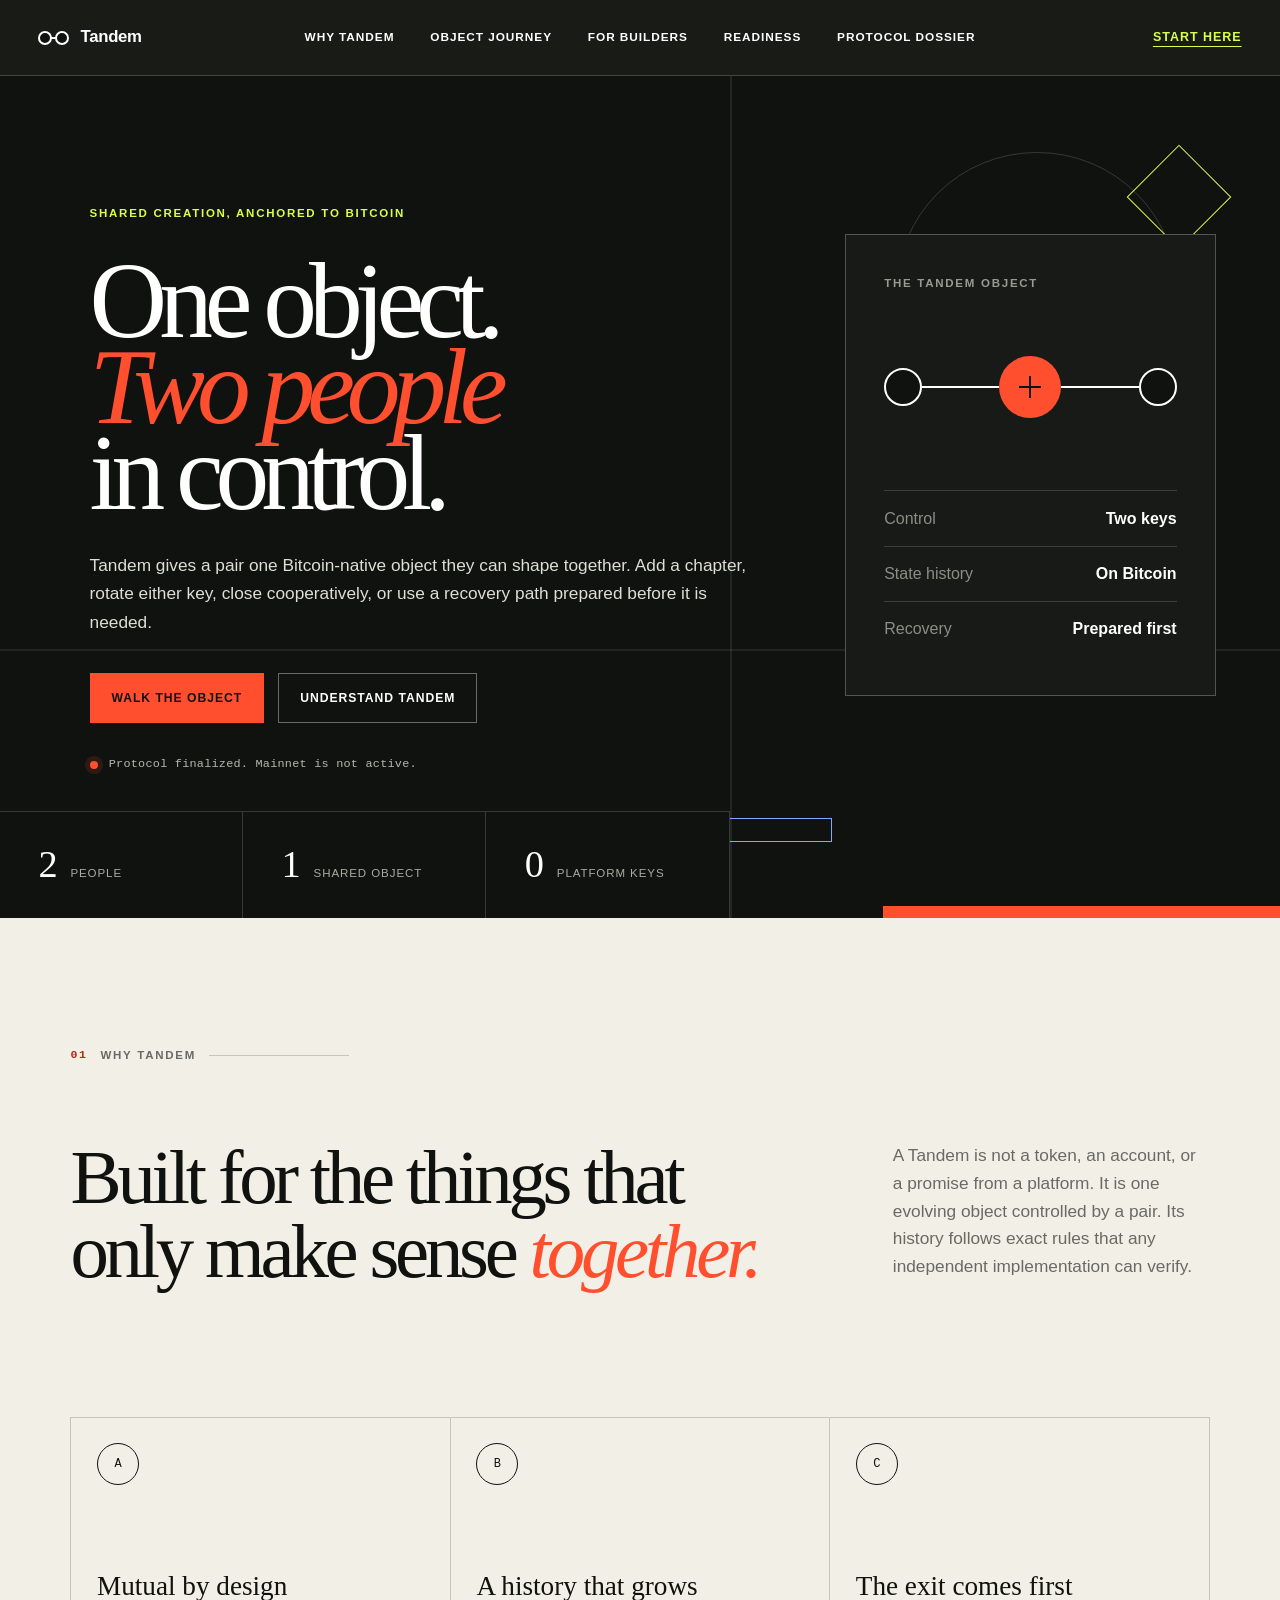
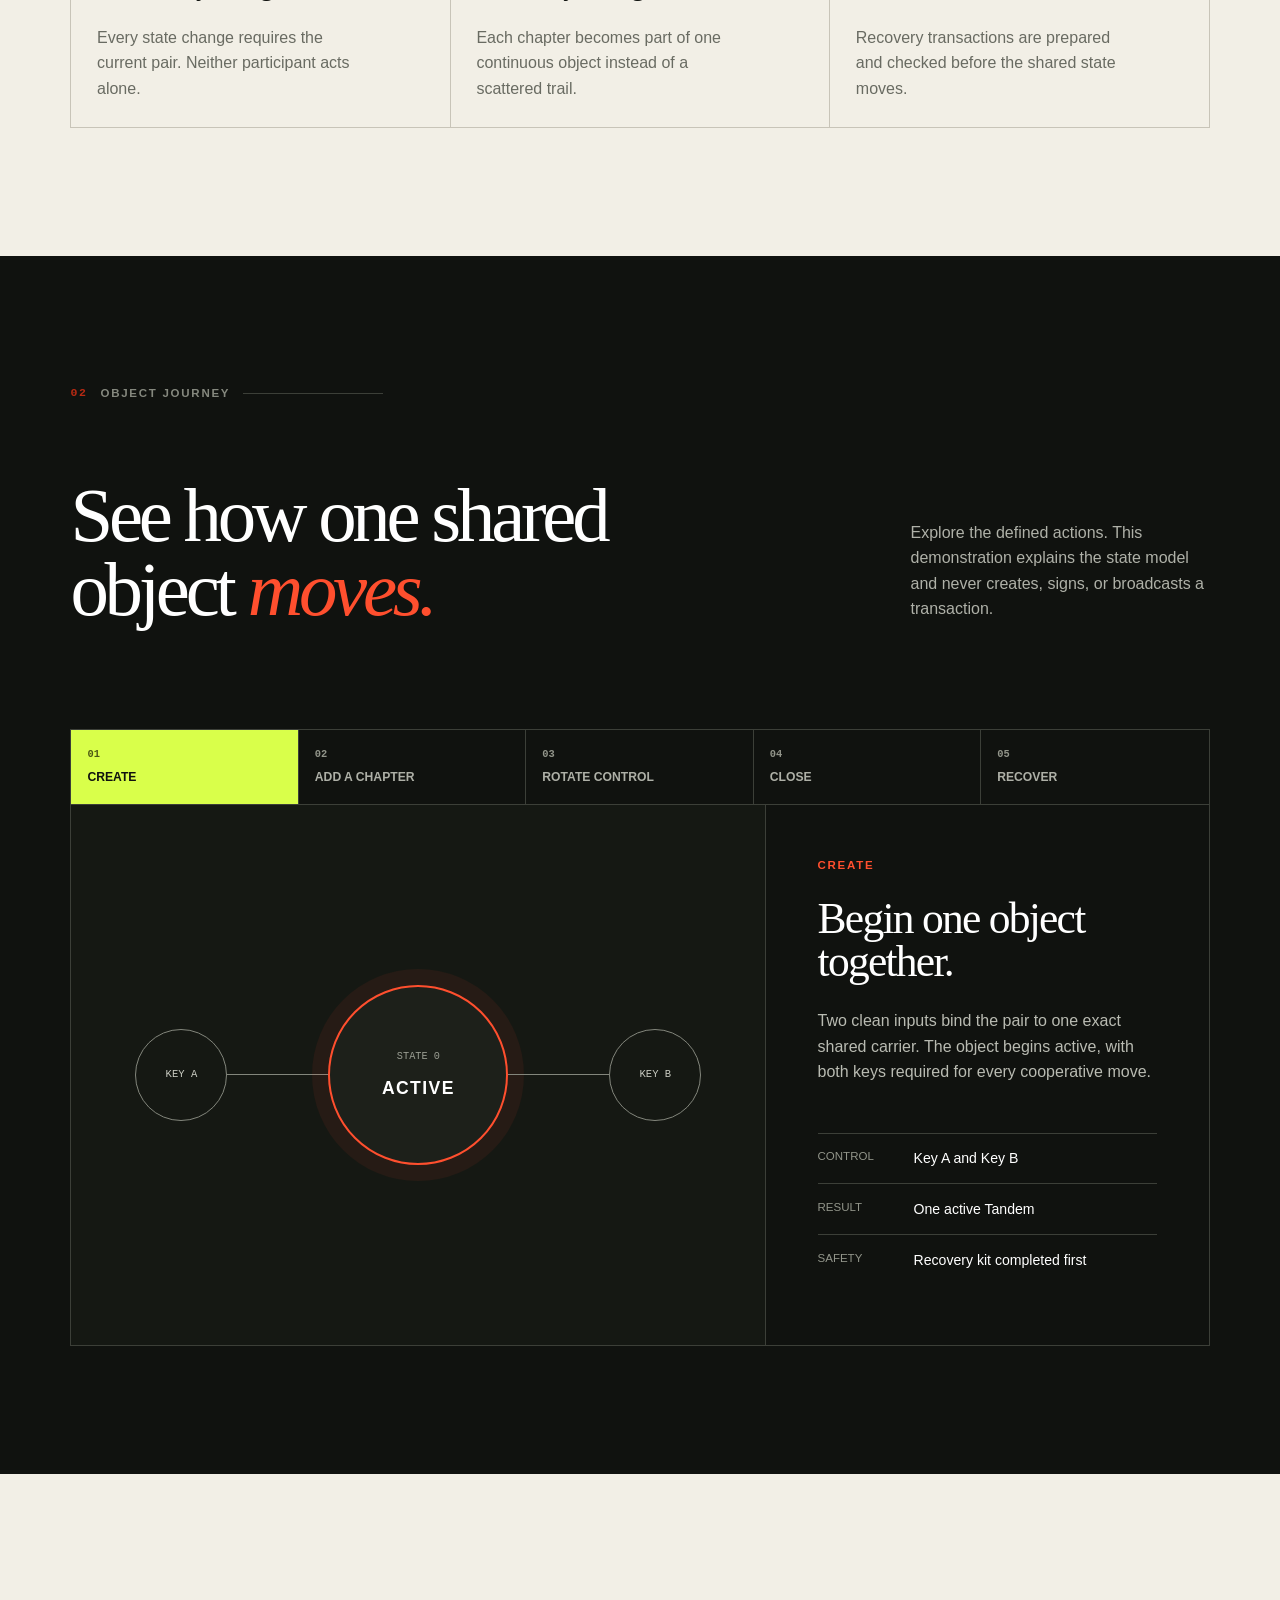
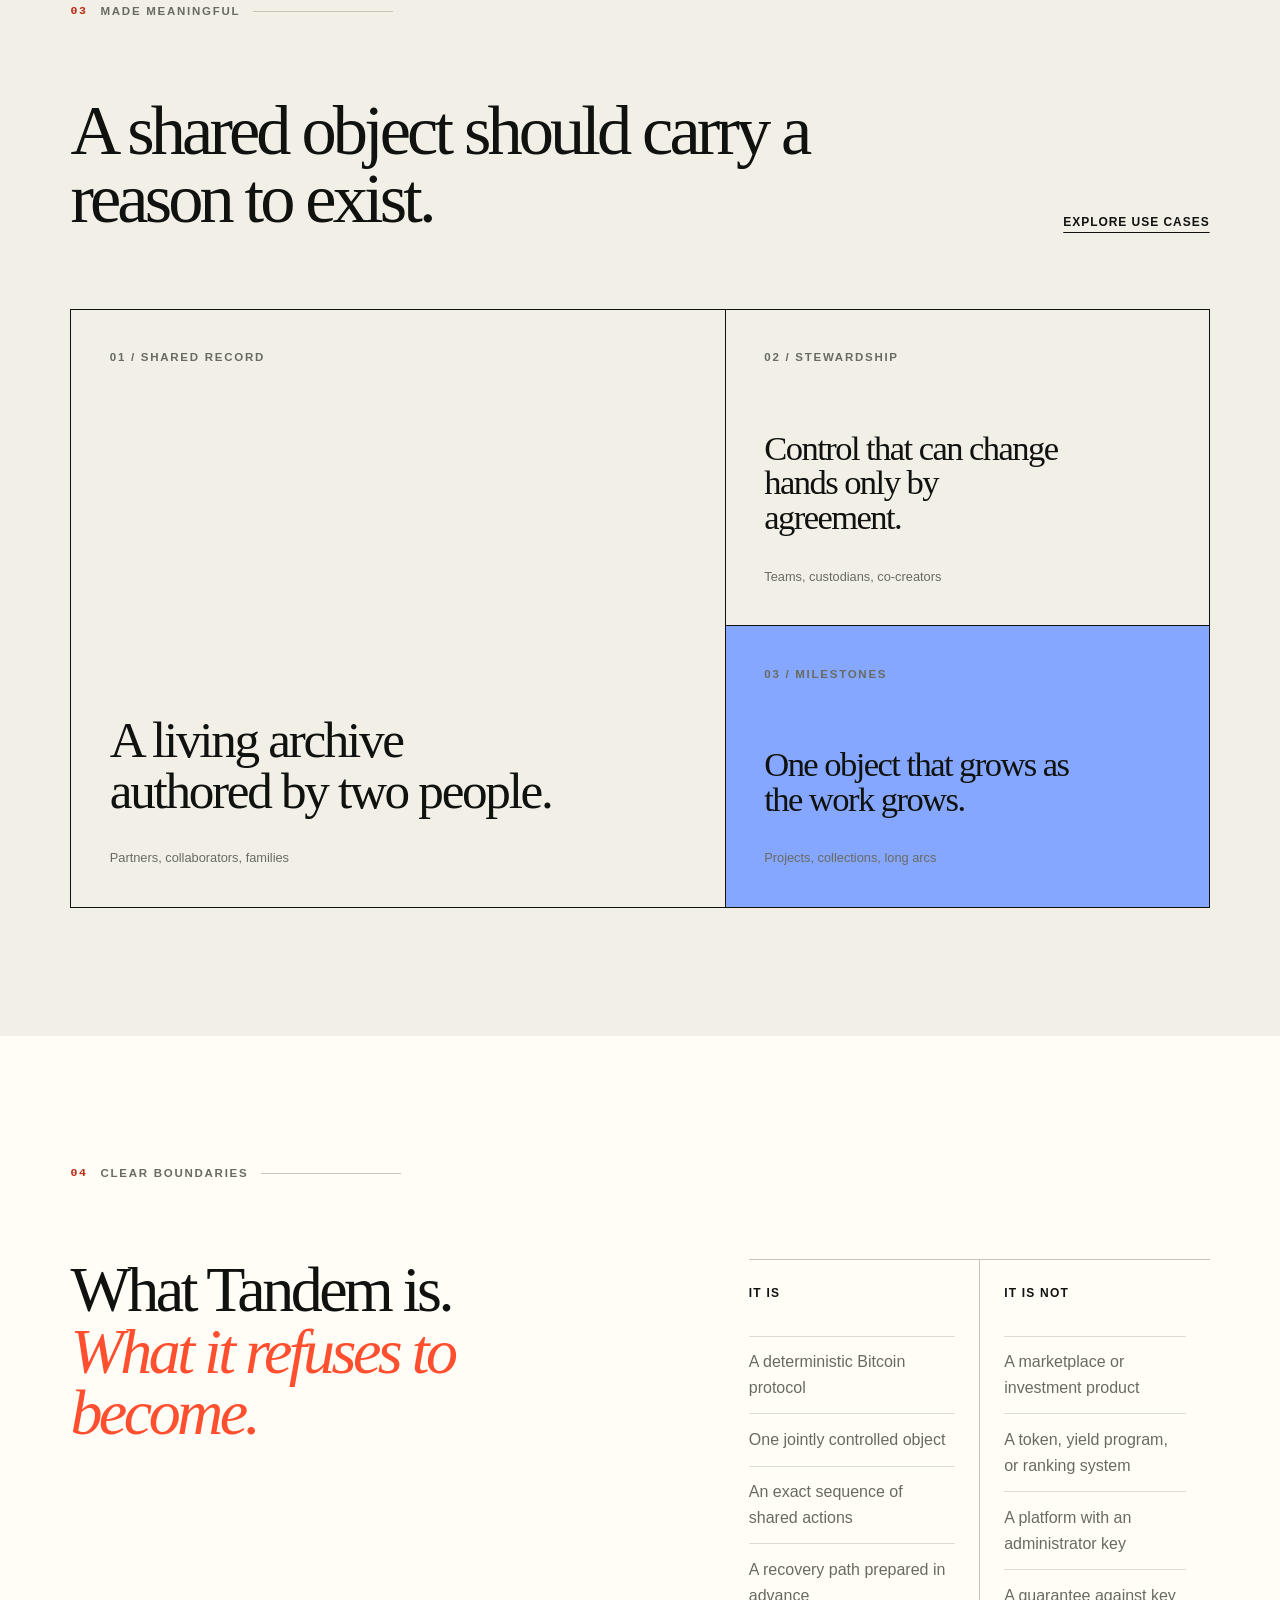
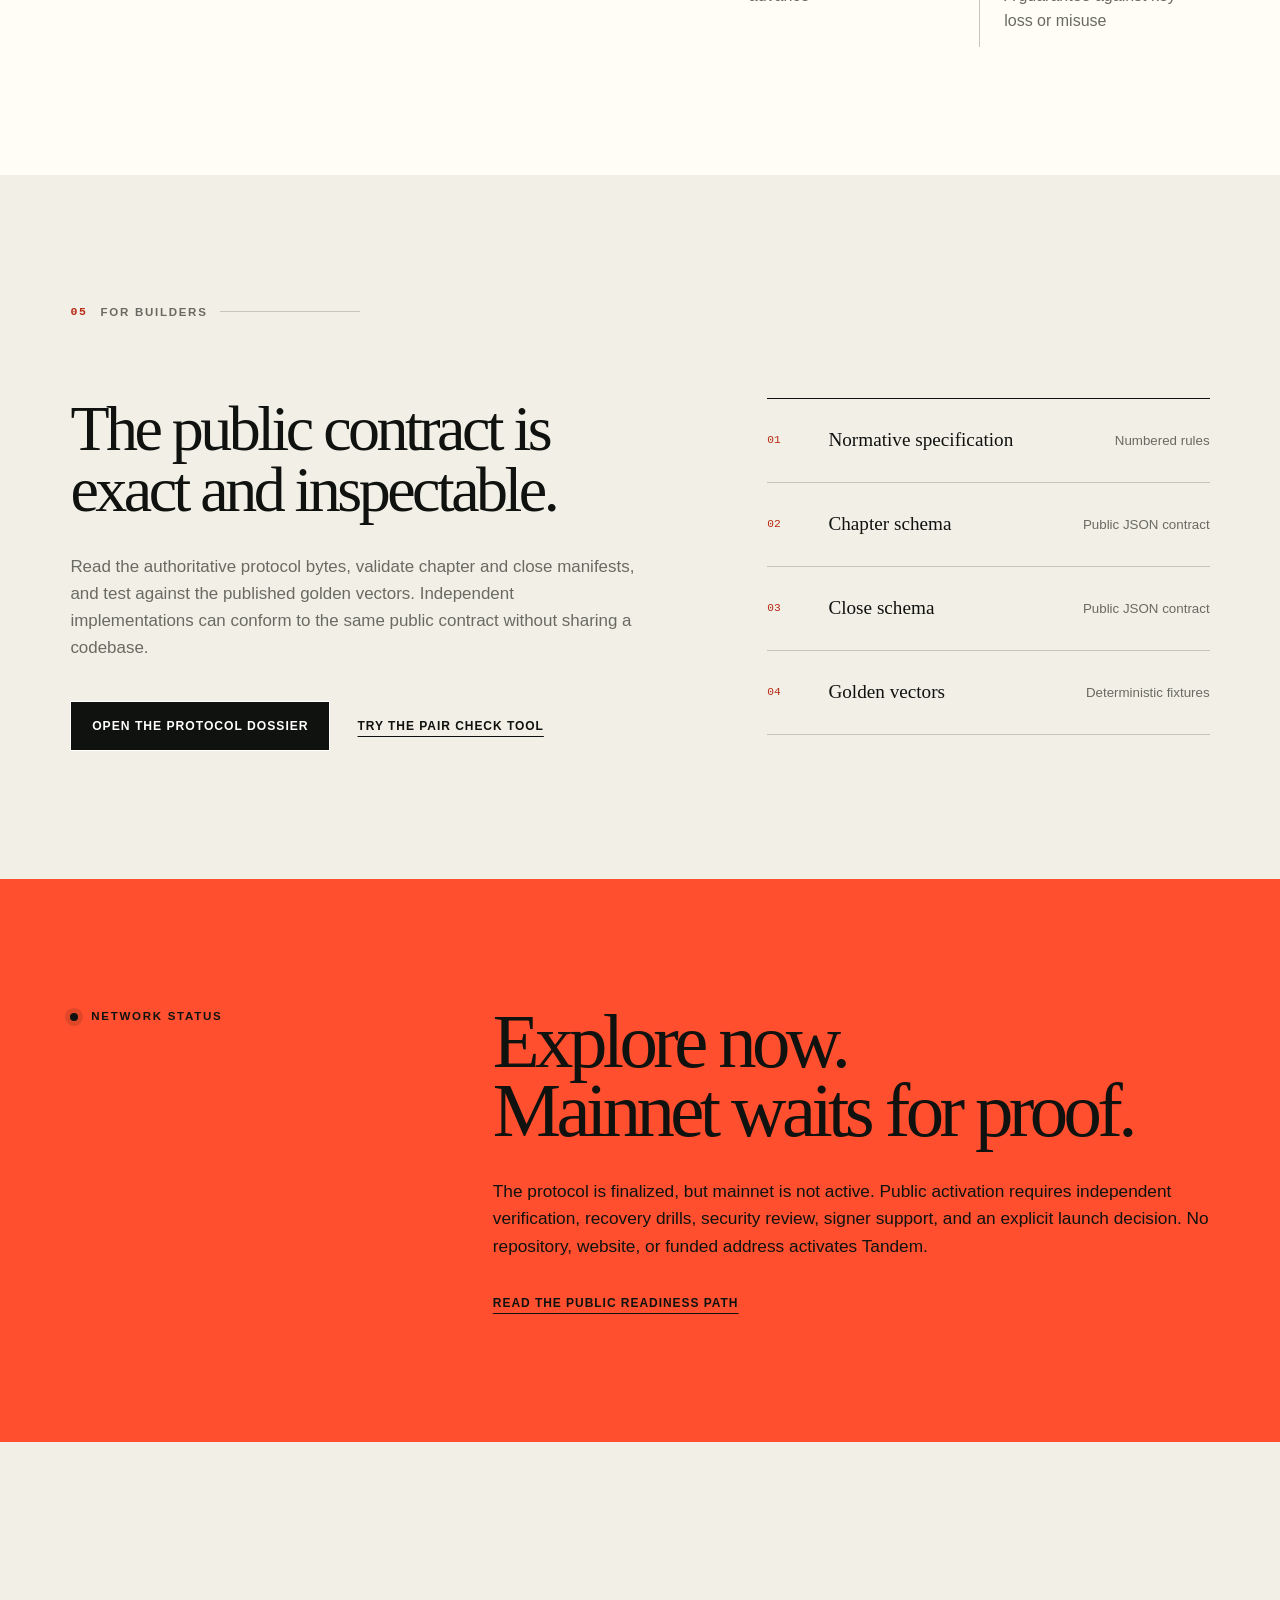
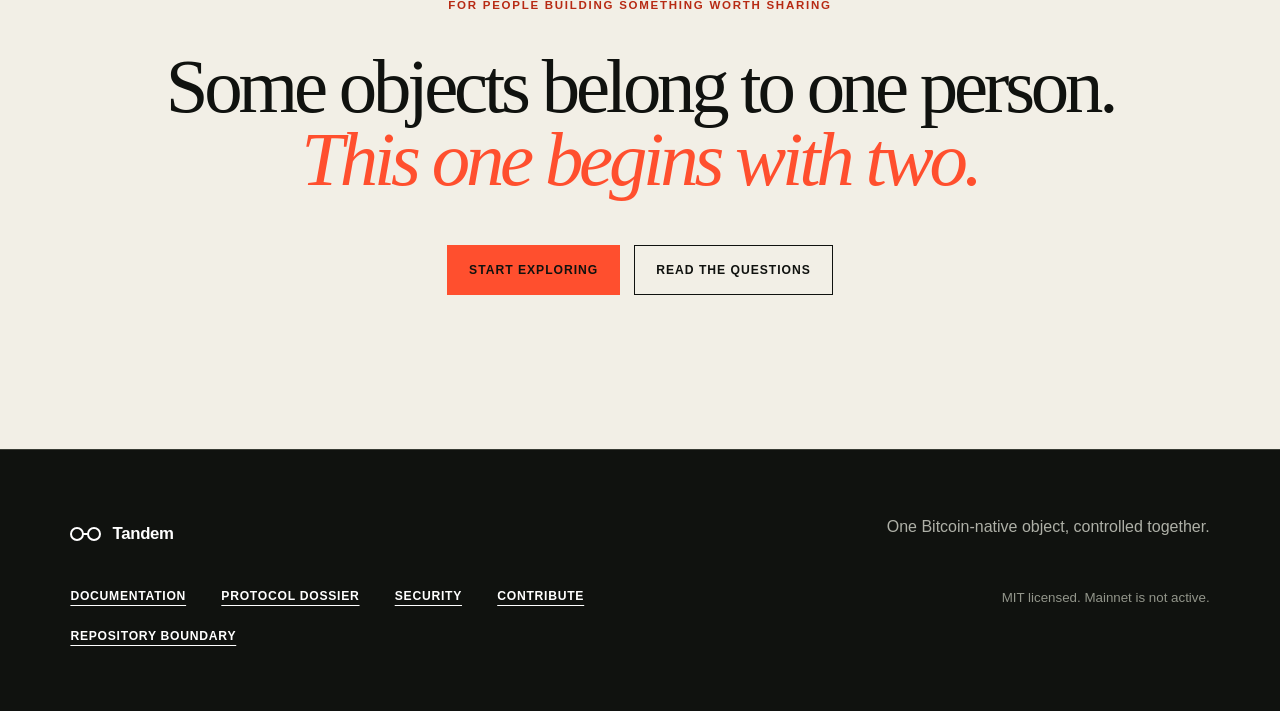
<file: index.html>
<!doctype html>
<html lang="en">
  <head>
    <meta charset="utf-8">
    <meta name="viewport" content="width=device-width, initial-scale=1">
    <meta
      name="description"
      content="Tandem is a Bitcoin protocol for one object controlled by two people: every state change needs a matched pair of signatures, and recovery is prepared before the state moves."
    >
    <meta name="theme-color" content="#10120f">
    <meta
      http-equiv="Content-Security-Policy"
      content="default-src 'self'; script-src 'self'; style-src 'self'; img-src 'self' data:; connect-src 'none'; object-src 'none'; base-uri 'self'; form-action 'self'"
    >
    <meta property="og:type" content="website">
    <meta property="og:title" content="Tandem | One object, shared control">
    <meta
      property="og:description"
      content="Create a Bitcoin-native object together. Add chapters, rotate control, close cooperatively, or use a prepared recovery path."
    >
    <title>Tandem | One object, shared control</title>
    <link rel="stylesheet" href="assets/site.css">
    <script src="assets/site.js" defer></script>
  </head>
  <body>
    <a class="skip-link" href="#main-content">Skip to content</a>

    <header class="site-header">
      <a class="wordmark" href="#top" aria-label="Tandem home">
        <span class="wordmark-mark" aria-hidden="true"><i></i><i></i></span>
        <span>Tandem</span>
      </a>
      <nav class="site-nav" aria-label="Primary navigation">
        <a href="#why">Why Tandem</a>
        <a href="#journey">Object journey</a>
        <a href="#builders">For builders</a>
        <a href="#readiness">Readiness</a>
        <a href="docs/protocol.html">Protocol dossier</a>
      </nav>
      <a class="header-link" href="docs/index.html#getting-started">Start here</a>
    </header>

    <main id="main-content">
      <section class="hero" id="top" aria-labelledby="hero-title">
        <div class="hero-grid" aria-hidden="true">
          <span></span><span></span><span></span><span></span>
        </div>
        <div class="hero-copy">
          <p class="eyebrow">Shared creation, anchored to Bitcoin</p>
          <h1 id="hero-title">One object.<br><em>Two people</em><br>in control.</h1>
          <p class="hero-lede">
            Tandem gives a pair one Bitcoin-native object they can shape together. Add a
            chapter, rotate either key, close cooperatively, or use a recovery path prepared
            before it is needed.
          </p>
          <div class="hero-actions">
            <a class="button button-primary" href="#journey">Walk the object</a>
            <a class="button button-secondary" href="docs/index.html#what-is-tandem">Understand Tandem</a>
          </div>
          <p class="readiness-line">
            <span aria-hidden="true"></span>
            Protocol finalized. Mainnet is not active.
          </p>
        </div>

        <aside class="hero-object" aria-label="Tandem at a glance">
          <p class="object-kicker">The Tandem object</p>
          <div class="object-pair" aria-hidden="true">
            <span class="pair-node pair-a"></span>
            <span class="pair-link"></span>
            <span class="pair-core"></span>
            <span class="pair-link"></span>
            <span class="pair-node pair-b"></span>
          </div>
          <dl class="object-facts">
            <div><dt>Control</dt><dd>Two keys</dd></div>
            <div><dt>State history</dt><dd>On Bitcoin</dd></div>
            <div><dt>Recovery</dt><dd>Prepared first</dd></div>
          </dl>
        </aside>

        <div class="hero-metrics" aria-label="Core Tandem properties">
          <div><strong>2</strong><span>people</span></div>
          <div><strong>1</strong><span>shared object</span></div>
          <div><strong>0</strong><span>platform keys</span></div>
        </div>
      </section>

      <section class="manifesto section" id="why" aria-labelledby="why-title">
        <div class="section-label"><span>01</span> Why Tandem</div>
        <div class="manifesto-copy">
          <h2 id="why-title">Built for the things that only make sense <em>together.</em></h2>
          <p>
            A Tandem is not a token, an account, or a promise from a platform. It is one
            evolving object controlled by a pair. Its history follows exact rules that any
            independent implementation can verify.
          </p>
        </div>
        <div class="principles">
          <article>
            <span class="principle-number">A</span>
            <h3>Mutual by design</h3>
            <p>Every state change requires the current pair. Neither participant acts alone.</p>
          </article>
          <article>
            <span class="principle-number">B</span>
            <h3>A history that grows</h3>
            <p>Each chapter becomes part of one continuous object instead of a scattered trail.</p>
          </article>
          <article>
            <span class="principle-number">C</span>
            <h3>The exit comes first</h3>
            <p>Recovery transactions are prepared and checked before the shared state moves.</p>
          </article>
        </div>
      </section>

      <section class="journey section section-dark" id="journey" aria-labelledby="journey-title">
        <div class="section-label section-label-light"><span>02</span> Object journey</div>
        <div class="journey-intro">
          <h2 id="journey-title">See how one shared object <em>moves.</em></h2>
          <p>
            Explore the defined actions. This demonstration explains the state model and
            never creates, signs, or broadcasts a transaction.
          </p>
        </div>

        <div class="journey-app" data-journey>
          <div class="journey-tabs" role="tablist" aria-label="Tandem object actions">
            <button id="tab-create" type="button" role="tab" aria-selected="true" aria-controls="journey-panel" tabindex="0" data-stage="create">
              <span>01</span> Create
            </button>
            <button id="tab-mark" type="button" role="tab" aria-selected="false" aria-controls="journey-panel" tabindex="-1" data-stage="mark">
              <span>02</span> Add a chapter
            </button>
            <button id="tab-rotate" type="button" role="tab" aria-selected="false" aria-controls="journey-panel" tabindex="-1" data-stage="rotate">
              <span>03</span> Rotate control
            </button>
            <button id="tab-close" type="button" role="tab" aria-selected="false" aria-controls="journey-panel" tabindex="-1" data-stage="close">
              <span>04</span> Close
            </button>
            <button id="tab-recover" type="button" role="tab" aria-selected="false" aria-controls="journey-panel" tabindex="-1" data-stage="recover">
              <span>05</span> Recover
            </button>
          </div>

          <div class="journey-panel" id="journey-panel" role="tabpanel" aria-labelledby="tab-create">
            <div class="state-visual" aria-hidden="true">
              <div class="state-key state-key-left"><span data-key-a>KEY A</span></div>
              <div class="state-track state-track-left"></div>
              <div class="state-core">
                <span class="state-sequence" data-sequence>STATE 0</span>
                <strong data-state-name>ACTIVE</strong>
              </div>
              <div class="state-track state-track-right"></div>
              <div class="state-key state-key-right"><span data-key-b>KEY B</span></div>
            </div>

            <div class="state-copy" aria-live="polite" aria-atomic="true">
              <p class="state-operation" data-operation>CREATE</p>
              <h3 data-title>Begin one object together.</h3>
              <p data-description>
                Two clean inputs bind the pair to one exact shared carrier. The object begins
                active, with both keys required for every cooperative move.
              </p>
              <dl>
                <div><dt>Control</dt><dd data-control>Key A and Key B</dd></div>
                <div><dt>Result</dt><dd data-result>One active Tandem</dd></div>
                <div><dt>Safety</dt><dd data-safety>Recovery kit completed first</dd></div>
              </dl>
            </div>
          </div>
        </div>
      </section>

      <section class="use-cases section" aria-labelledby="use-title">
        <div class="section-label"><span>03</span> Made meaningful</div>
        <div class="use-heading">
          <h2 id="use-title">A shared object should carry a reason to exist.</h2>
          <a href="docs/index.html#use-cases">Explore use cases</a>
        </div>
        <div class="case-grid">
          <article class="case case-large">
            <p>01 / Shared record</p>
            <h3>A living archive authored by two people.</h3>
            <span>Partners, collaborators, families</span>
          </article>
          <article class="case">
            <p>02 / Stewardship</p>
            <h3>Control that can change hands only by agreement.</h3>
            <span>Teams, custodians, co-creators</span>
          </article>
          <article class="case case-accent">
            <p>03 / Milestones</p>
            <h3>One object that grows as the work grows.</h3>
            <span>Projects, collections, long arcs</span>
          </article>
        </div>
      </section>

      <section class="truth section section-paper" aria-labelledby="truth-title">
        <div class="section-label"><span>04</span> Clear boundaries</div>
        <div class="truth-grid">
          <h2 id="truth-title">What Tandem is.<br><em>What it refuses to become.</em></h2>
          <div class="truth-columns">
            <div>
              <h3>It is</h3>
              <ul>
                <li>A deterministic Bitcoin protocol</li>
                <li>One jointly controlled object</li>
                <li>An exact sequence of shared actions</li>
                <li>A recovery path prepared in advance</li>
              </ul>
            </div>
            <div>
              <h3>It is not</h3>
              <ul>
                <li>A marketplace or investment product</li>
                <li>A token, yield program, or ranking system</li>
                <li>A platform with an administrator key</li>
                <li>A guarantee against key loss or misuse</li>
              </ul>
            </div>
          </div>
        </div>
      </section>

      <section class="builders section" id="builders" aria-labelledby="builders-title">
        <div class="section-label"><span>05</span> For builders</div>
        <div class="builders-layout">
          <div>
            <h2 id="builders-title">The public contract is exact and inspectable.</h2>
            <p>
              Read the authoritative protocol bytes, validate chapter and close manifests, and test
              against the published golden vectors. Independent implementations can conform to
              the same public contract without sharing a codebase.
            </p>
            <div class="builder-actions">
              <a class="button button-ink" href="docs/protocol.html">Open the protocol dossier</a>
              <a class="text-link" href="docs/pair-check.html">Try the pair check tool</a>
            </div>
          </div>
          <div class="contract-stack" aria-label="Published contract artifacts">
            <a href="docs/specification.html"><span>01</span><strong>Normative specification</strong><small>Numbered rules</small></a>
            <a href="schemas/chapter.schema.json"><span>02</span><strong>Chapter schema</strong><small>Public JSON contract</small></a>
            <a href="schemas/close.schema.json"><span>03</span><strong>Close schema</strong><small>Public JSON contract</small></a>
            <a href="docs/vectors.html"><span>04</span><strong>Golden vectors</strong><small>Deterministic fixtures</small></a>
          </div>
        </div>
      </section>

      <section class="readiness section section-signal" id="readiness" aria-labelledby="readiness-title">
        <div class="readiness-status">
          <span class="signal-dot" aria-hidden="true"></span>
          Network status
        </div>
        <div class="readiness-copy">
          <h2 id="readiness-title">Explore now.<br>Mainnet waits for proof.</h2>
          <p>
            The protocol is finalized, but mainnet is not active. Public activation requires
            independent verification, recovery drills, security review, signer support, and an
            explicit launch decision. No repository, website, or funded address activates Tandem.
          </p>
          <a href="docs/index.html#roadmap">Read the public readiness path</a>
        </div>
      </section>

      <section class="closing section" aria-labelledby="closing-title">
        <p class="eyebrow">For people building something worth sharing</p>
        <h2 id="closing-title">Some objects belong to one person.<br><em>This one begins with two.</em></h2>
        <div class="closing-actions">
          <a class="button button-primary" href="docs/index.html#getting-started">Start exploring</a>
          <a class="button button-secondary" href="docs/index.html#faq">Read the questions</a>
        </div>
      </section>
    </main>

    <footer class="site-footer">
      <div class="wordmark footer-wordmark">
        <span class="wordmark-mark" aria-hidden="true"><i></i><i></i></span>
        <span>Tandem</span>
      </div>
      <p>One Bitcoin-native object, controlled together.</p>
      <nav aria-label="Footer navigation">
        <a href="docs/index.html">Documentation</a>
        <a href="docs/protocol.html">Protocol dossier</a>
        <a href="docs/index.html#security">Security</a>
        <a href="docs/index.html#contribute">Contribute</a>
        <a href="docs/index.html#repository-boundary">Repository boundary</a>
      </nav>
      <small>MIT licensed. Mainnet is not active.</small>
    </footer>
  </body>
</html>
</file>
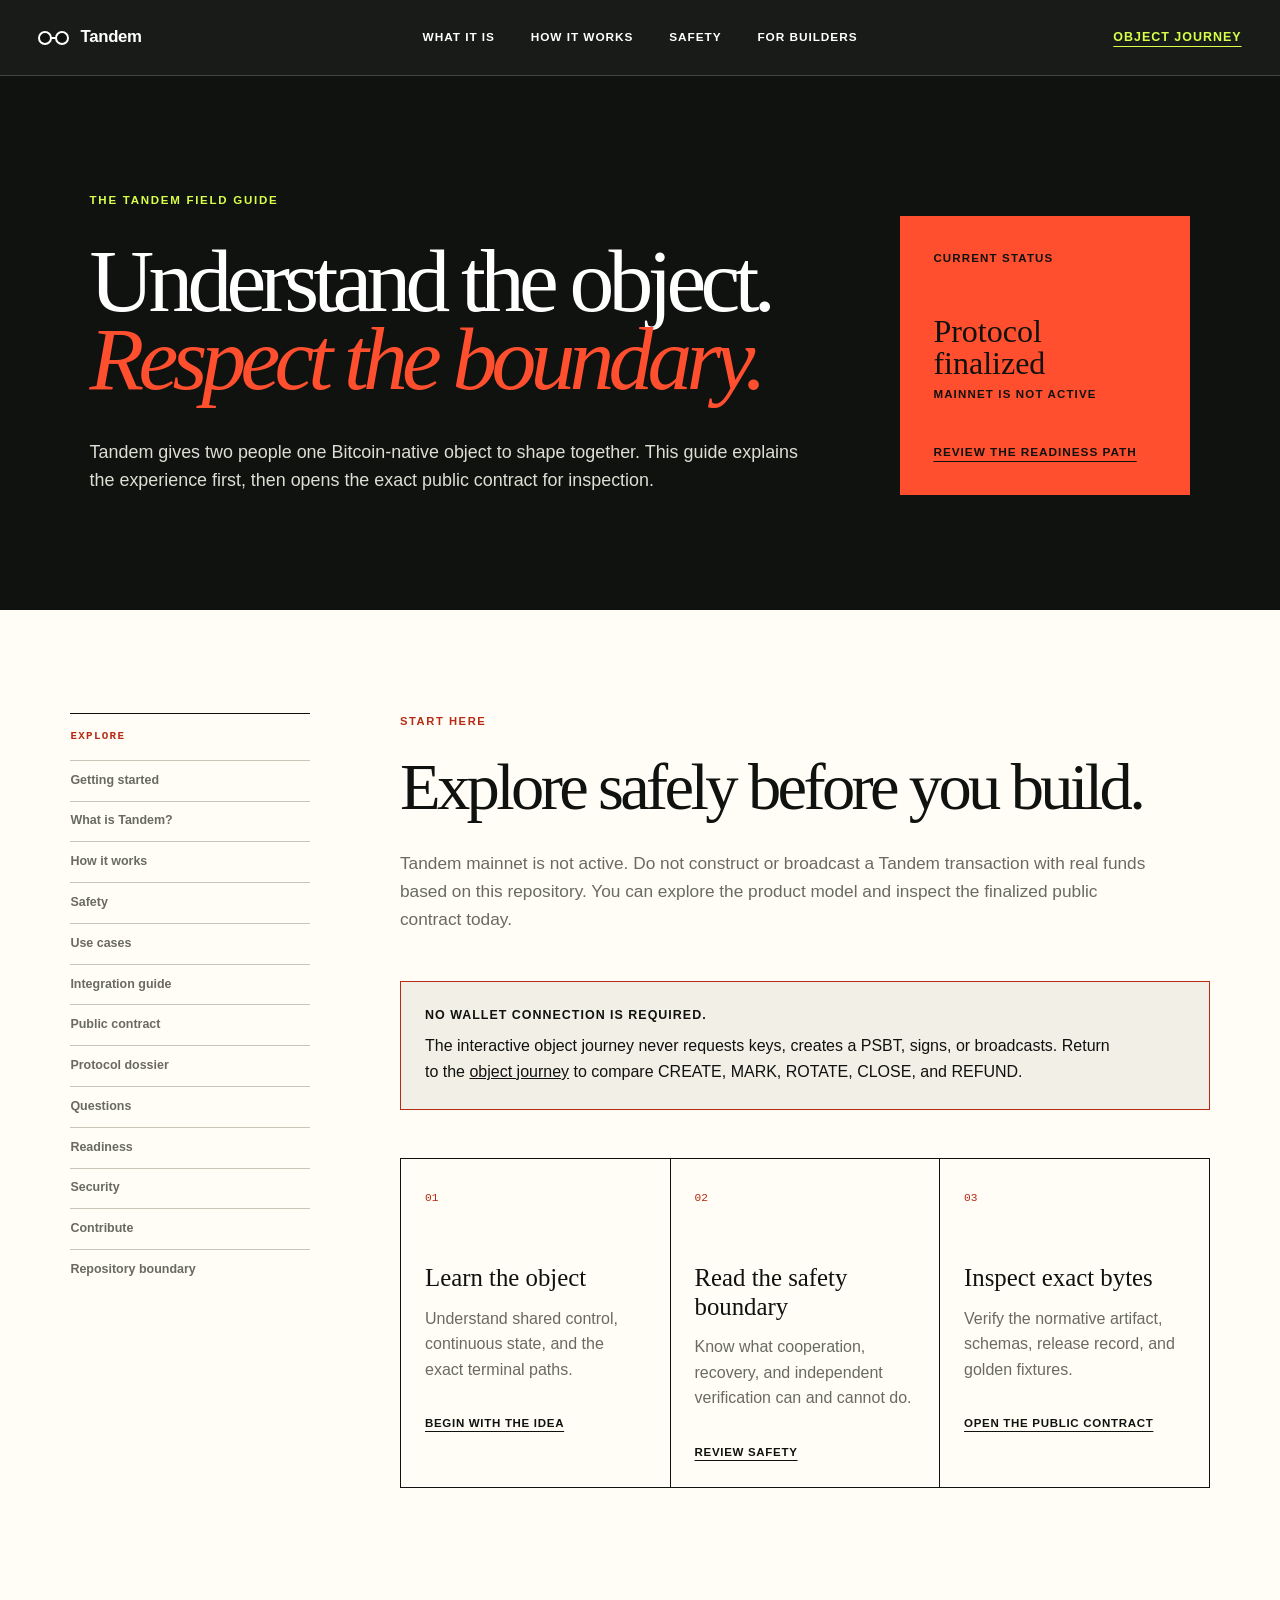
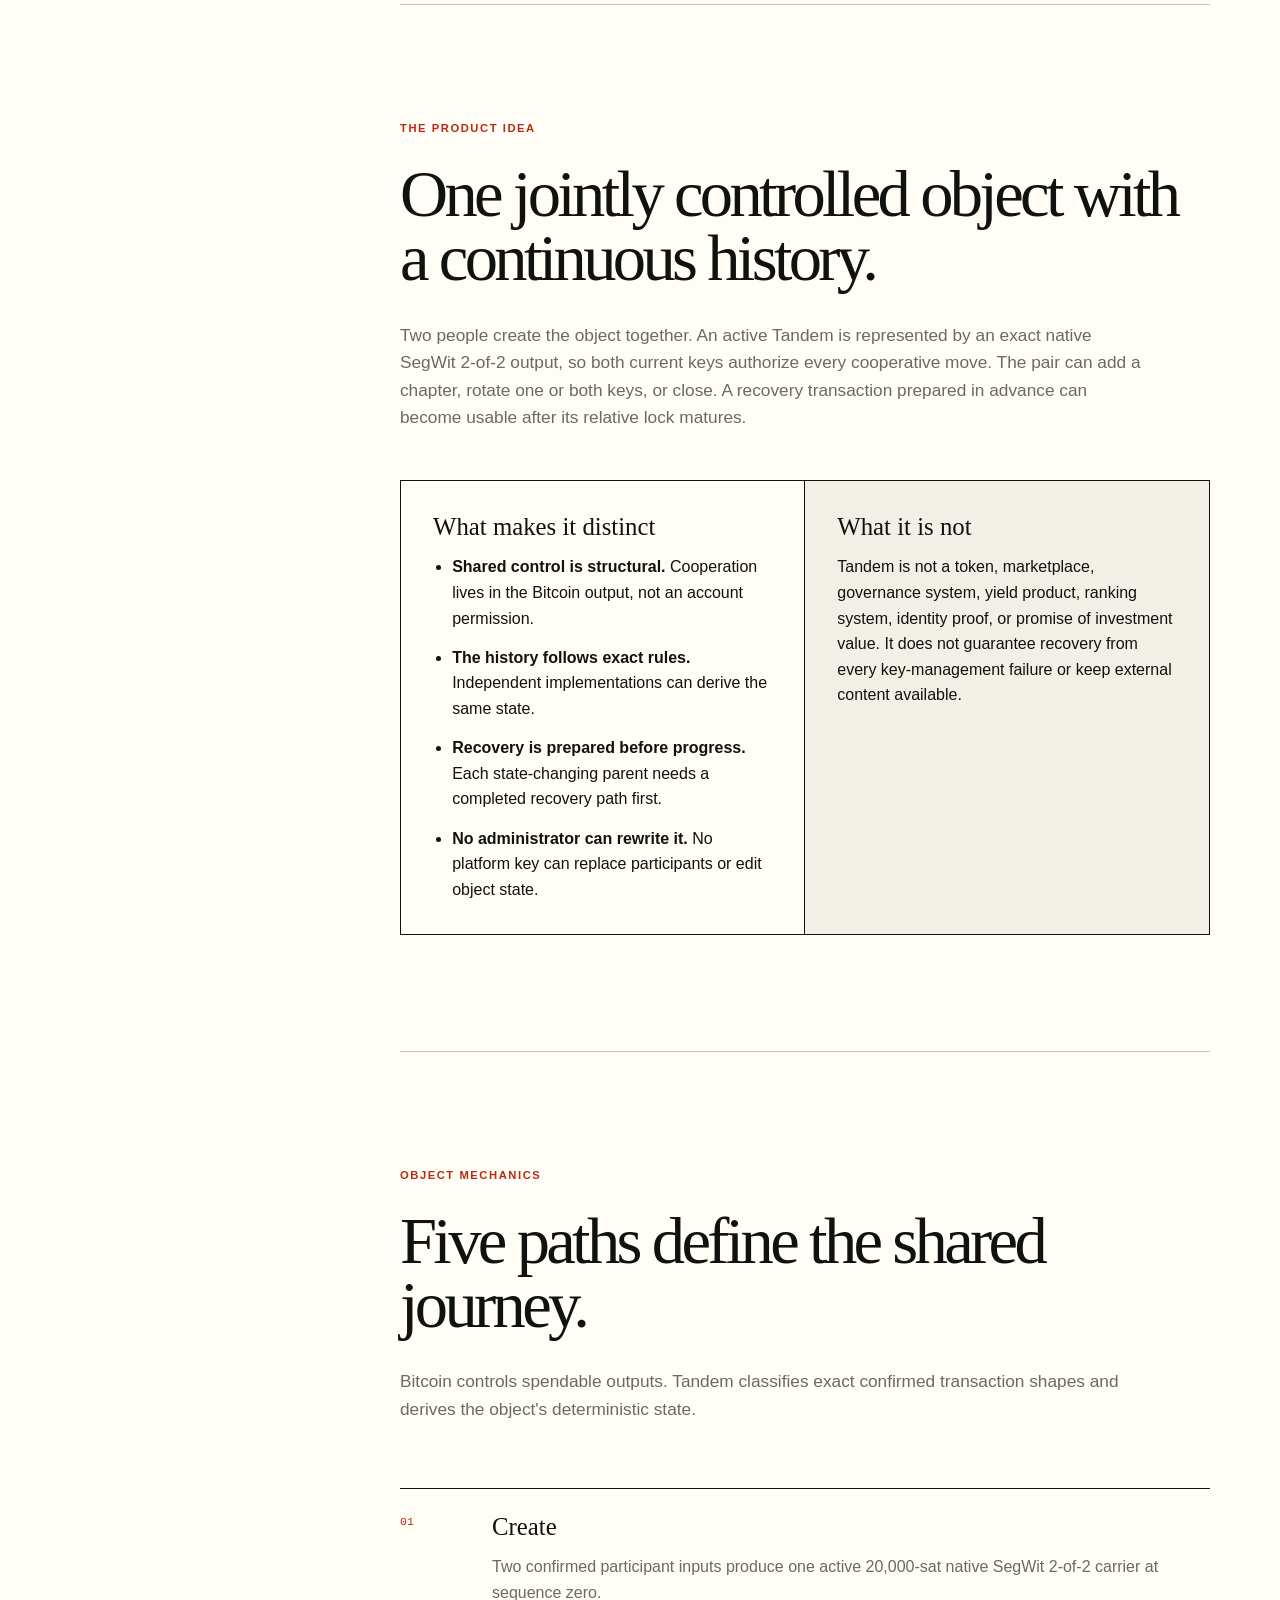
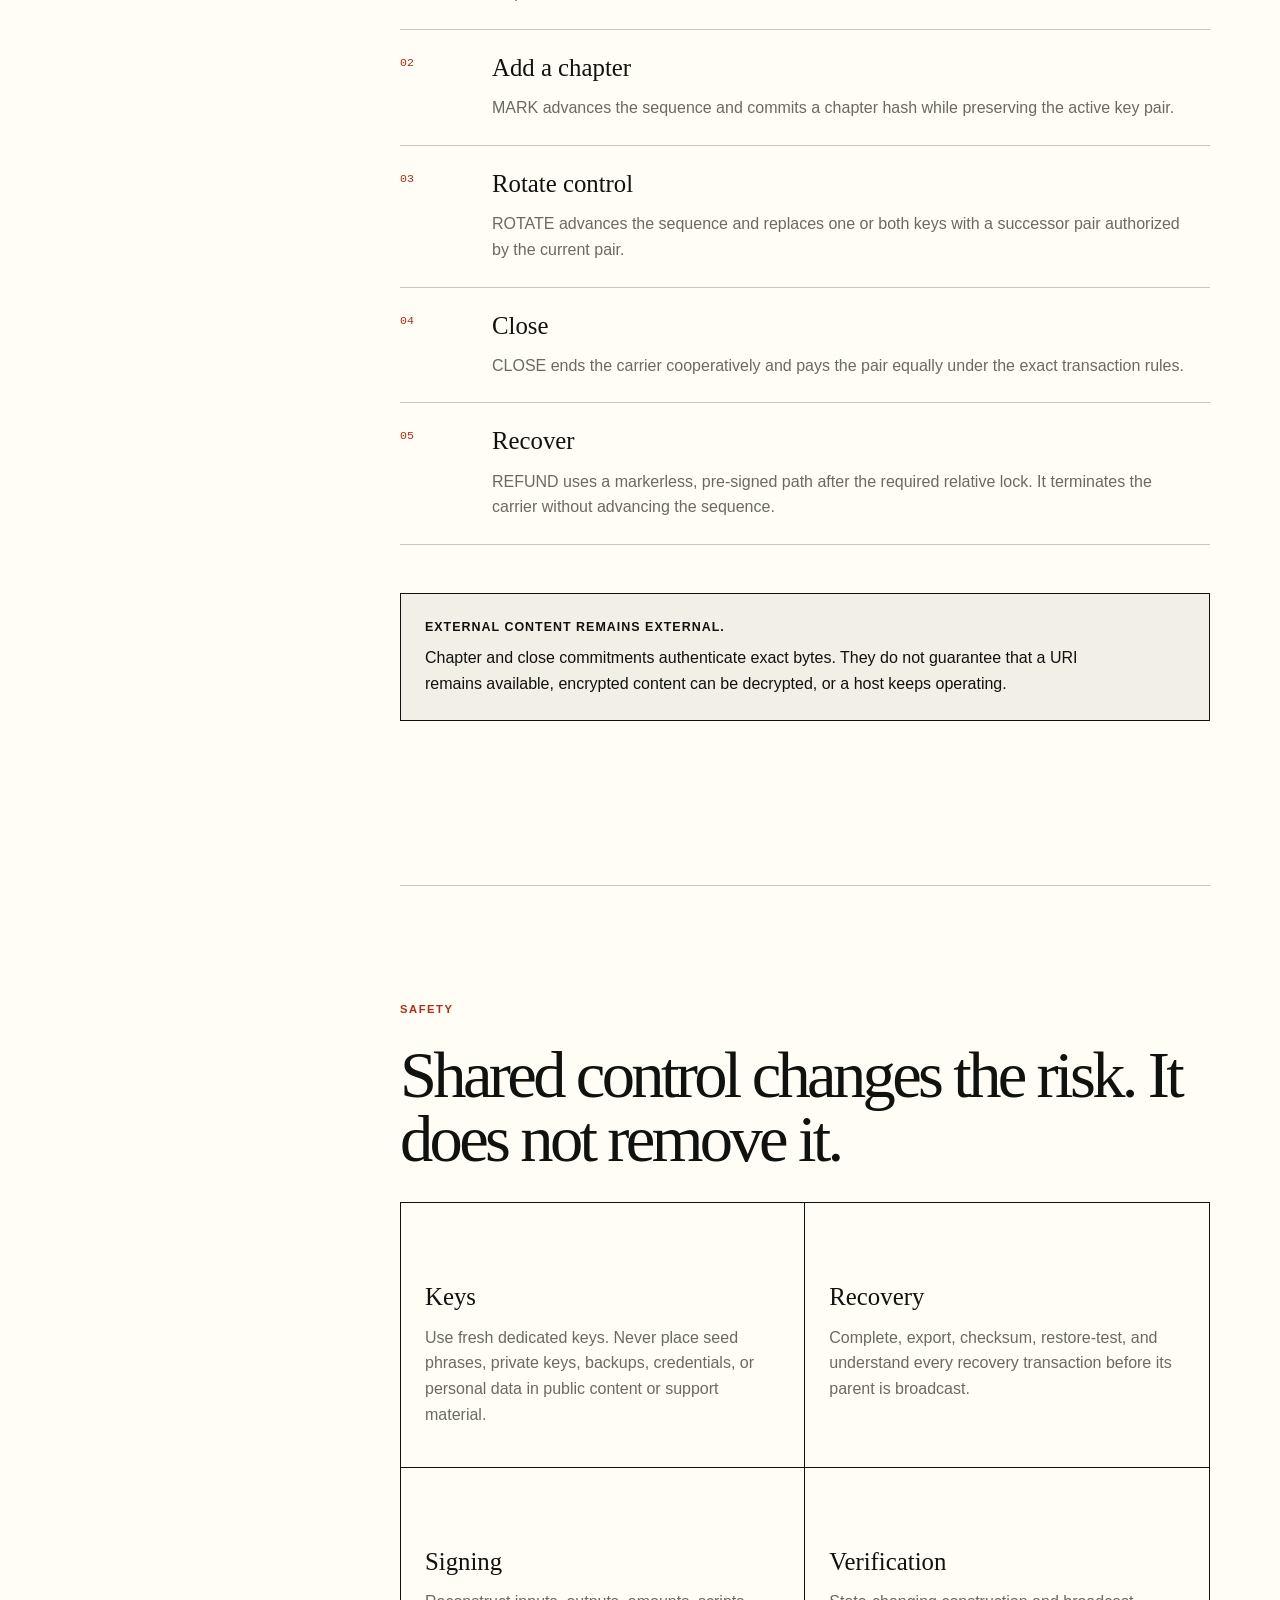
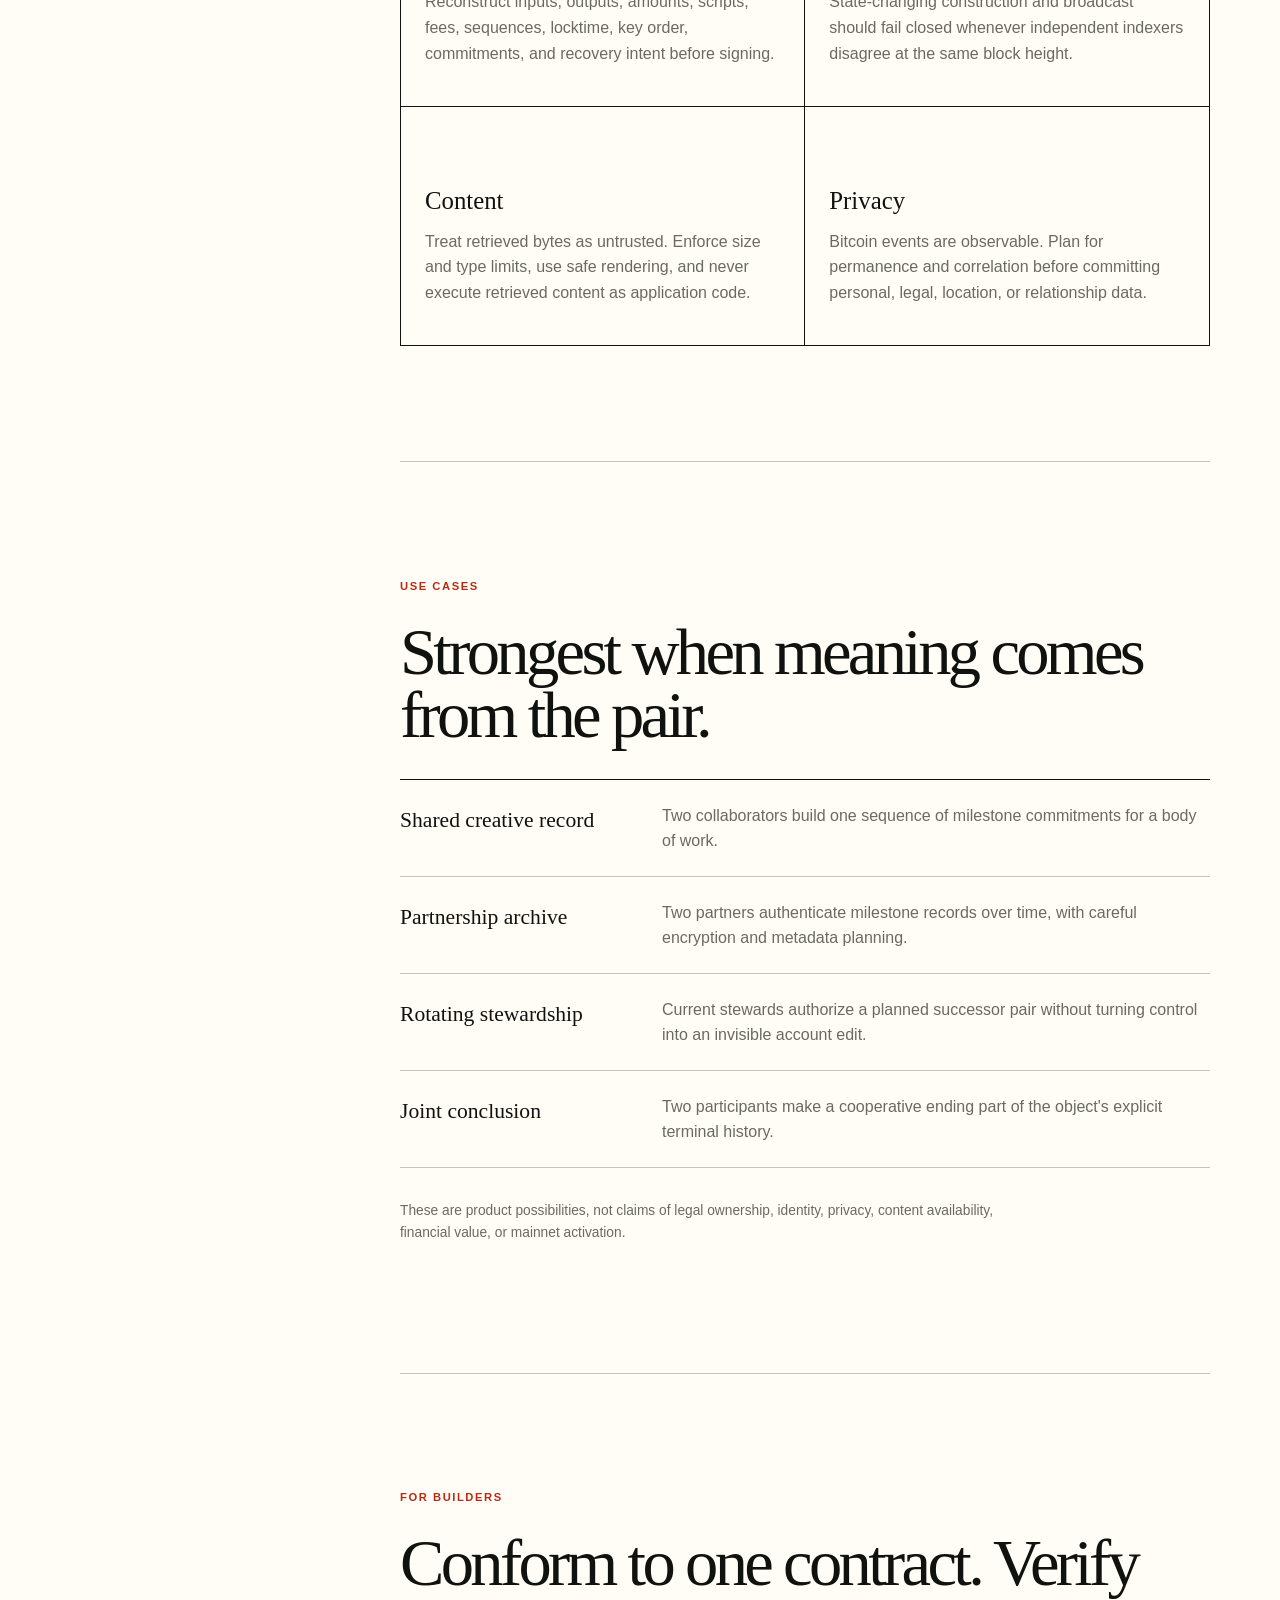
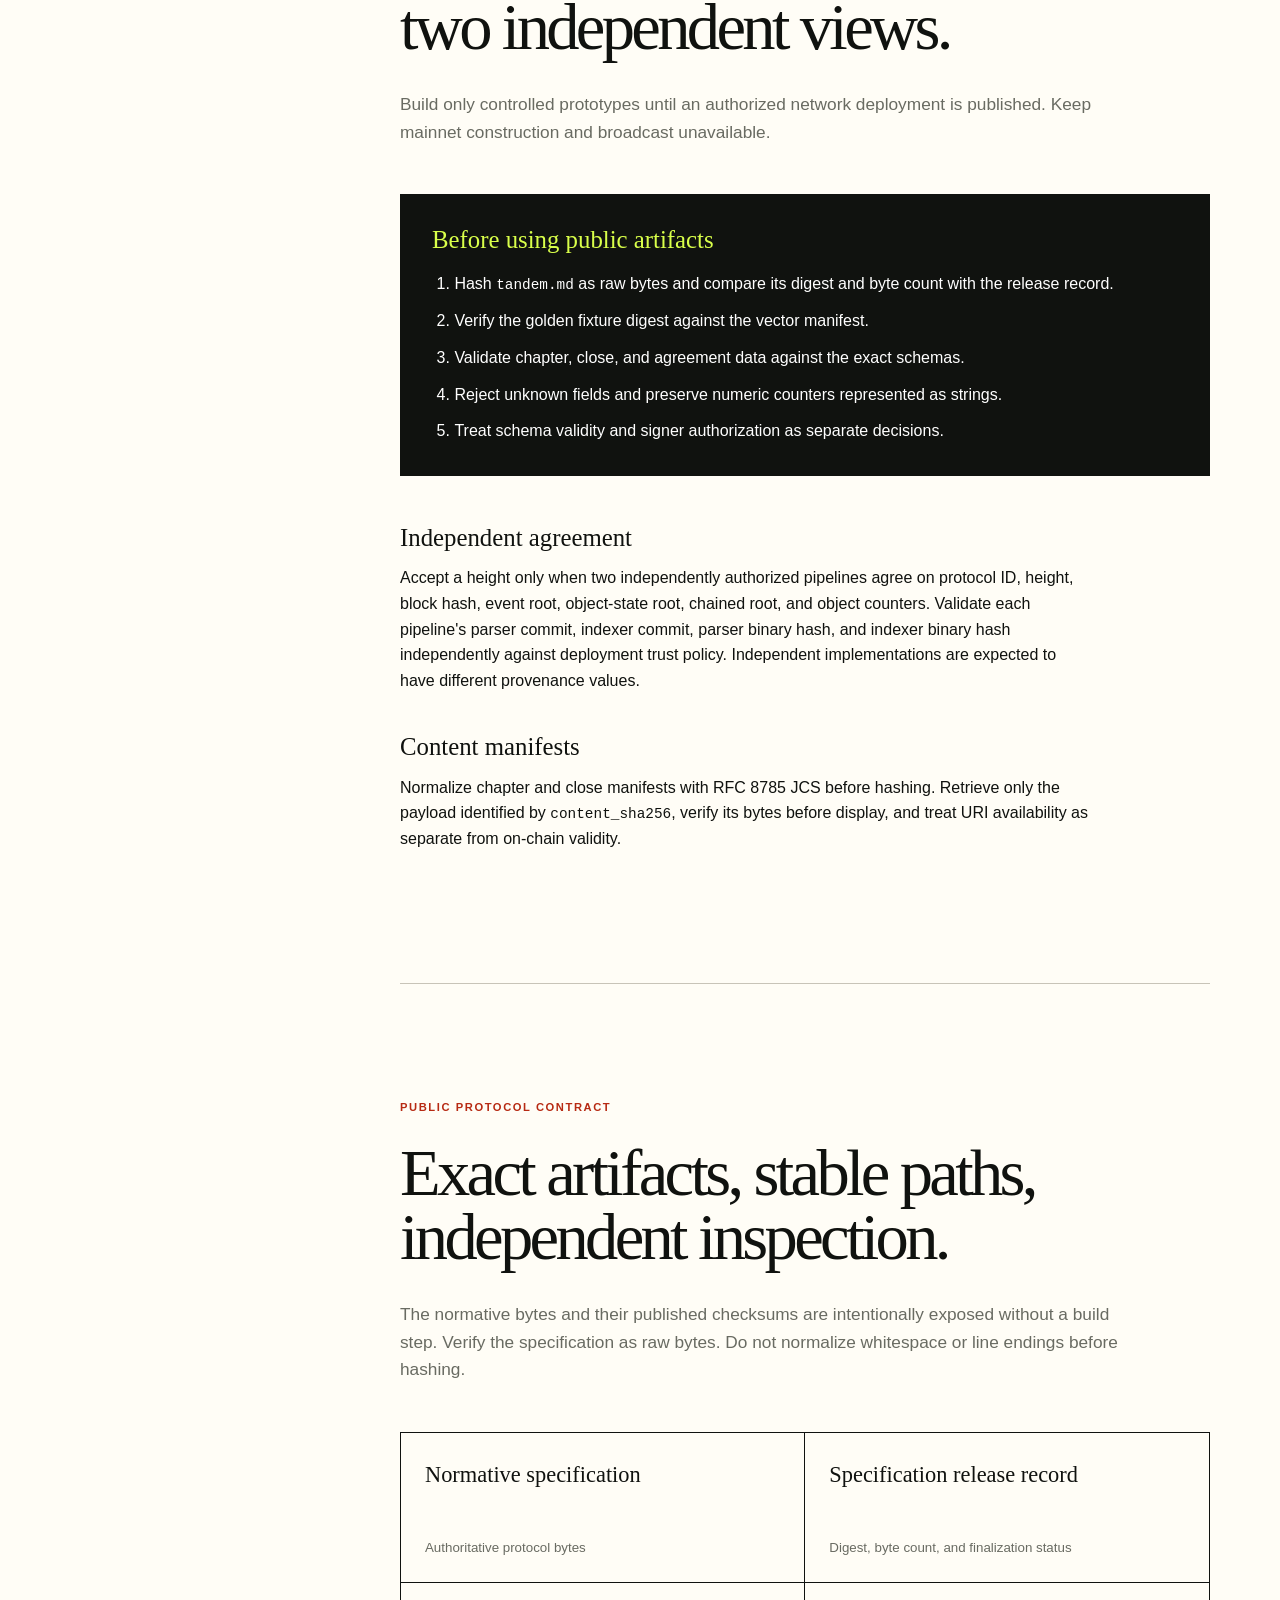
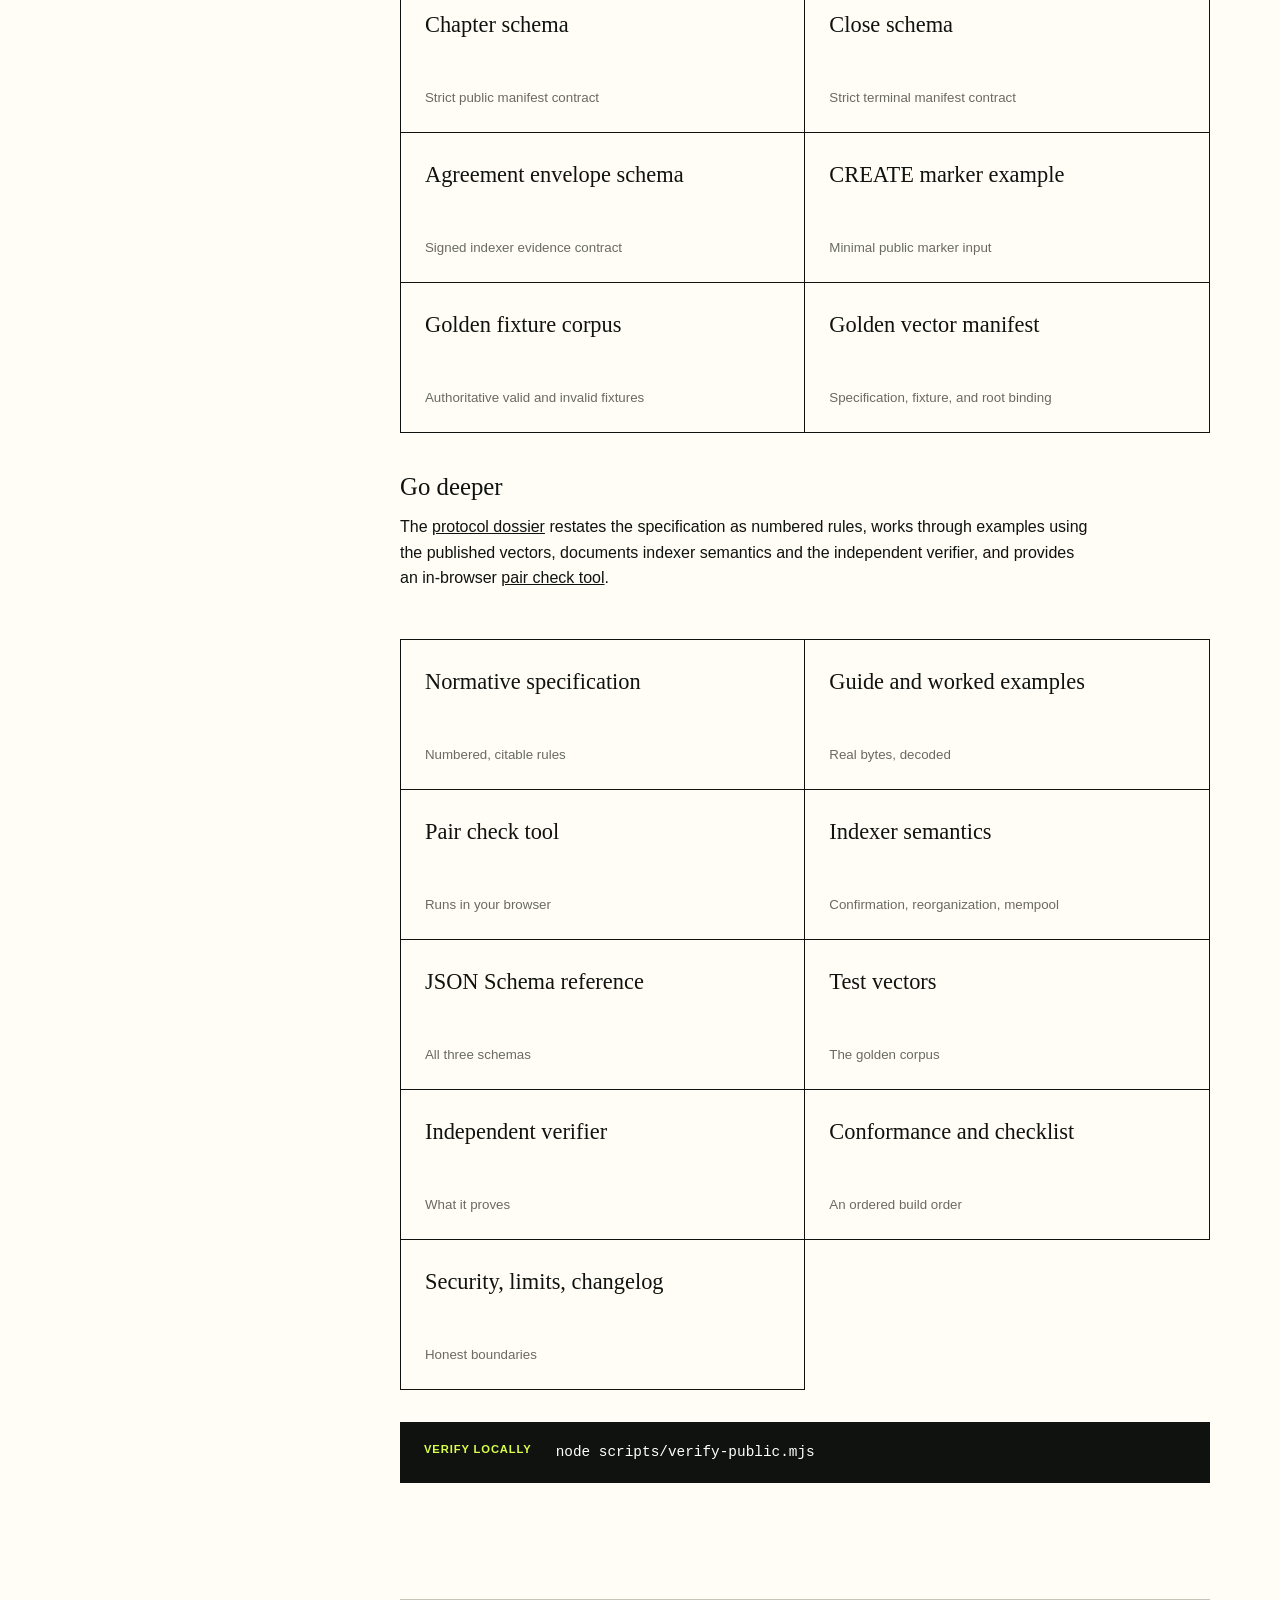
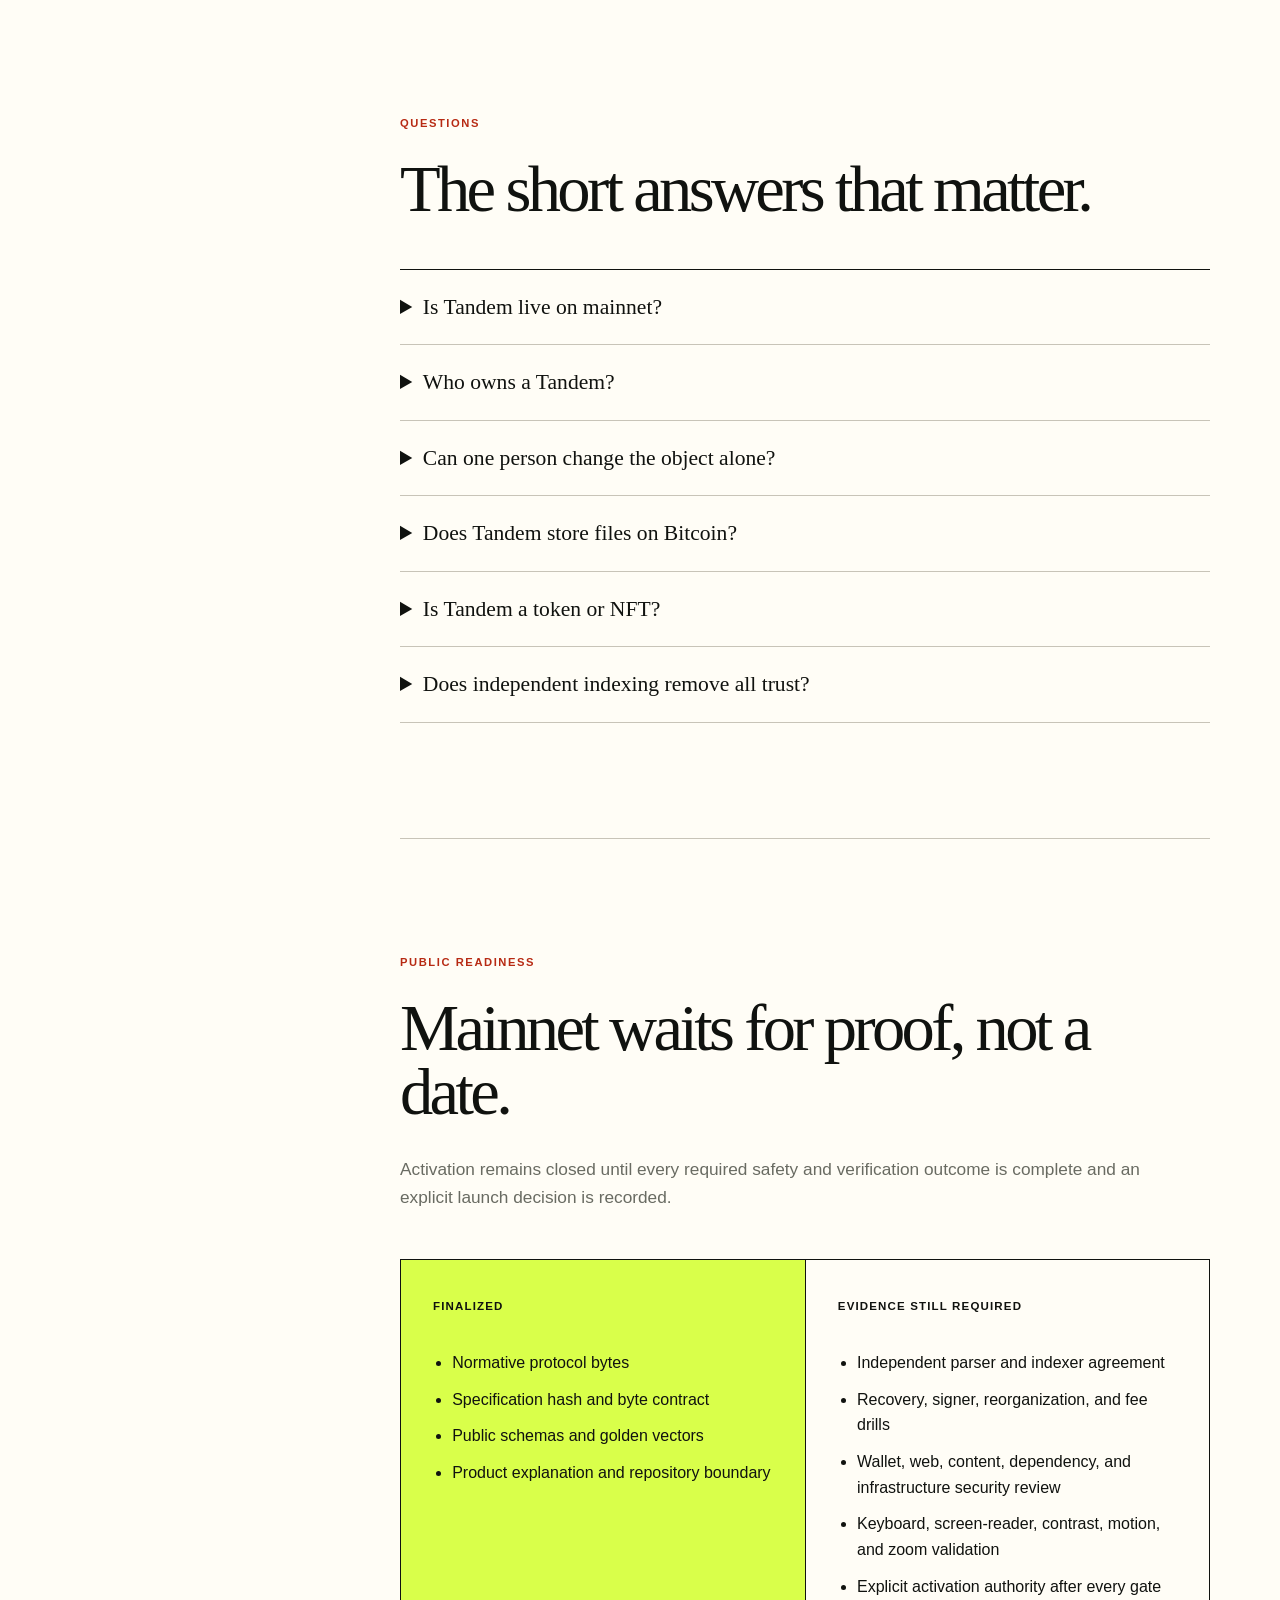
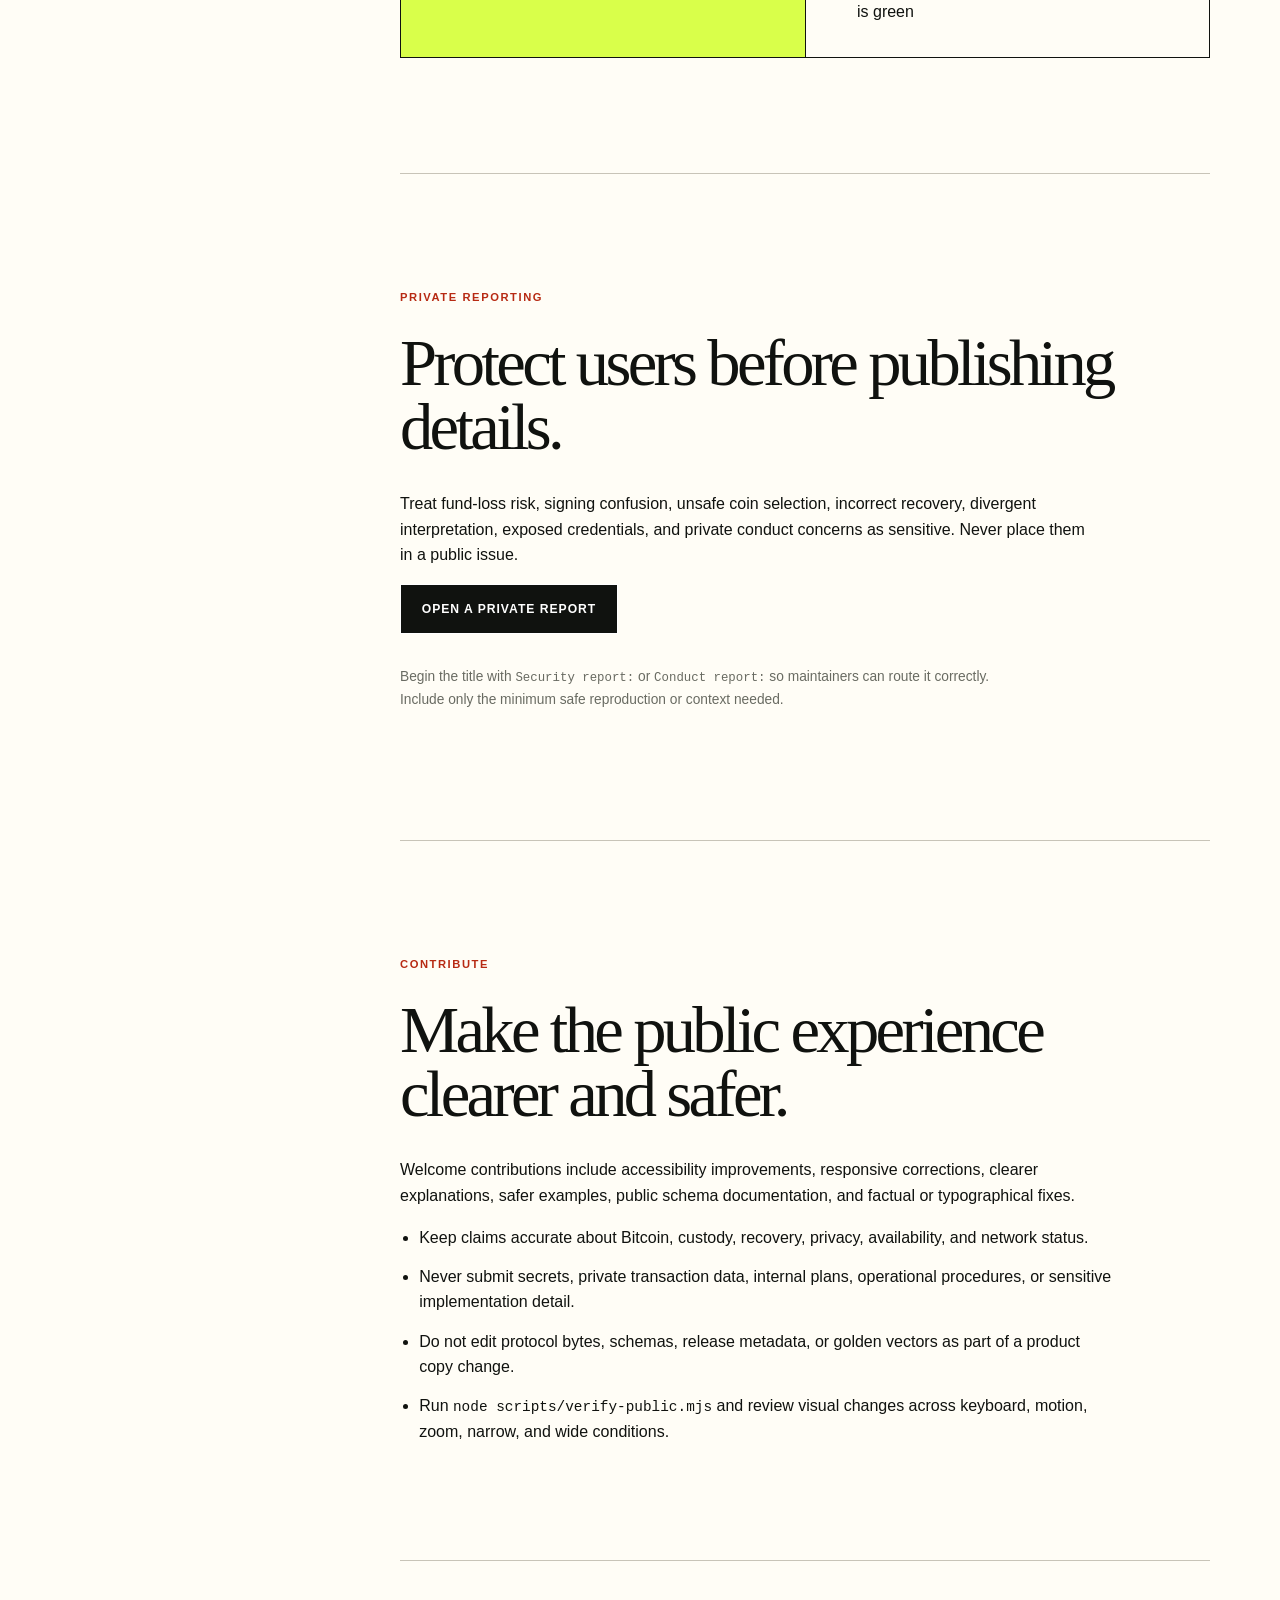
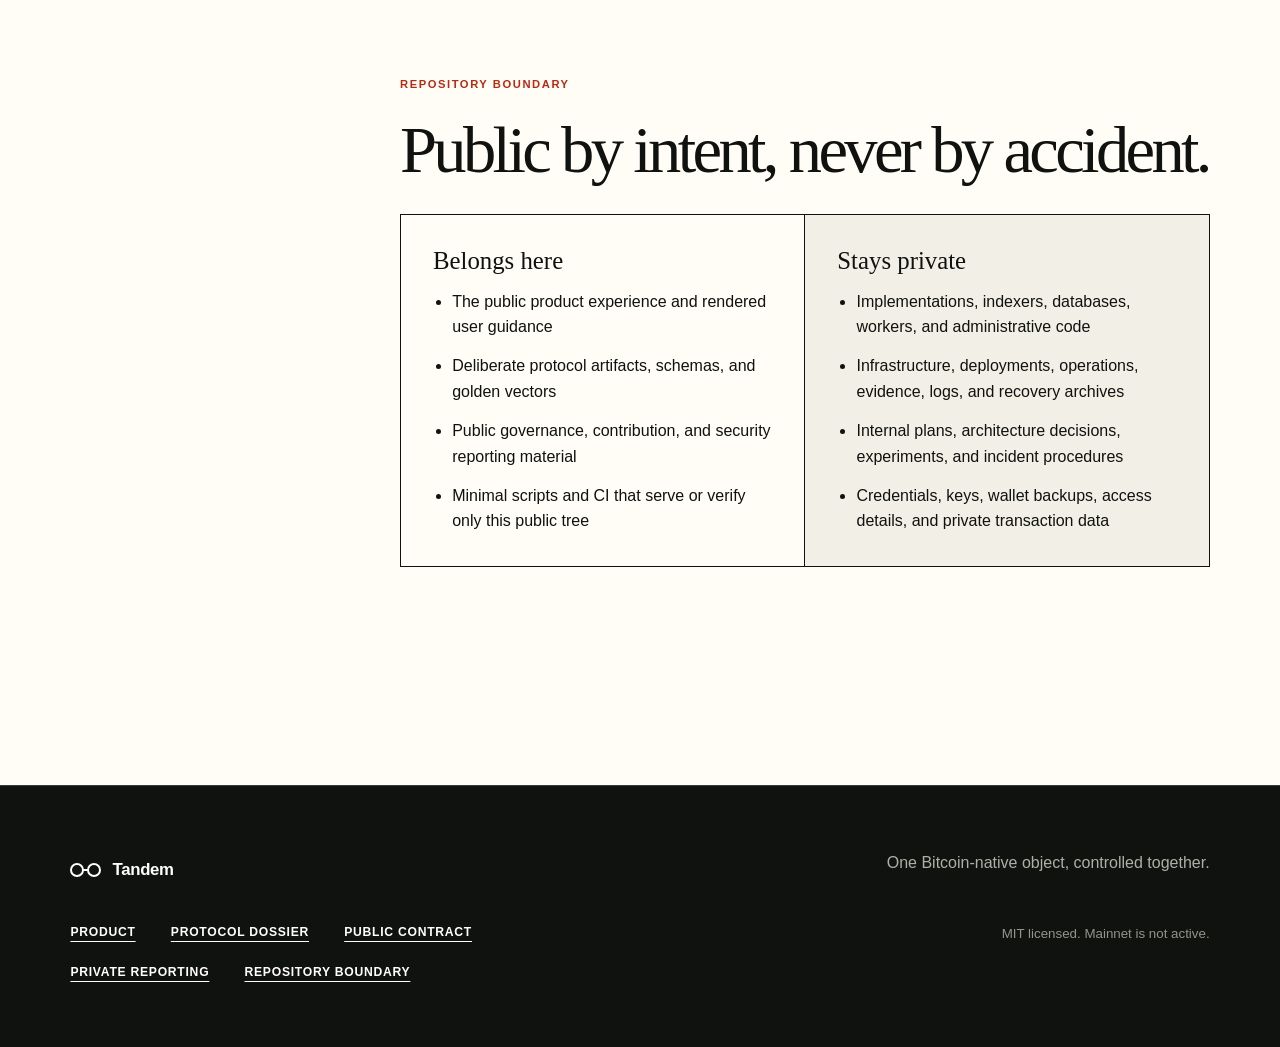
<file: docs/index.html>
<!doctype html>
<html lang="en">
  <head>
    <meta charset="utf-8">
    <meta name="viewport" content="width=device-width, initial-scale=1">
    <meta
      name="description"
      content="Understand Tandem, explore its shared Bitcoin object model, review safety, and inspect the exact public protocol contract."
    >
    <meta name="theme-color" content="#10120f">
    <meta
      http-equiv="Content-Security-Policy"
      content="default-src 'self'; script-src 'self'; style-src 'self'; img-src 'self' data:; connect-src 'none'; object-src 'none'; base-uri 'self'; form-action 'self'"
    >
    <meta property="og:type" content="website">
    <meta property="og:title" content="Tandem documentation | Understand the shared object">
    <meta
      property="og:description"
      content="A clear guide to Tandem, its Bitcoin state model, recovery boundary, public contracts, and activation status."
    >
    <title>Tandem documentation | Understand the shared object</title>
    <link rel="stylesheet" href="../assets/site.css">
  </head>
  <body class="docs-page">
    <a class="skip-link" href="#docs-main">Skip to documentation</a>

    <header class="site-header">
      <a class="wordmark" href="../index.html#top" aria-label="Tandem home">
        <span class="wordmark-mark" aria-hidden="true"><i></i><i></i></span>
        <span>Tandem</span>
      </a>
      <nav class="site-nav" aria-label="Documentation shortcuts">
        <a href="#what-is-tandem">What it is</a>
        <a href="#how-it-works">How it works</a>
        <a href="#safety">Safety</a>
        <a href="#integrations">For builders</a>
      </nav>
      <a class="header-link" href="../index.html#journey">Object journey</a>
    </header>

    <main id="docs-main">
      <section class="docs-hero" id="top" aria-labelledby="docs-title">
        <div>
          <p class="eyebrow">The Tandem field guide</p>
          <h1 id="docs-title">Understand the object.<br><em>Respect the boundary.</em></h1>
          <p class="docs-hero-lede">
            Tandem gives two people one Bitcoin-native object to shape together. This guide
            explains the experience first, then opens the exact public contract for inspection.
          </p>
        </div>
        <aside class="docs-status" aria-label="Current Tandem status">
          <p>Current status</p>
          <strong>Protocol finalized</strong>
          <span>Mainnet is not active</span>
          <a href="#roadmap">Review the readiness path</a>
        </aside>
      </section>

      <div class="docs-shell">
        <aside class="docs-sidebar">
          <nav aria-label="Documentation sections">
            <p>Explore</p>
            <a href="#getting-started">Getting started</a>
            <a href="#what-is-tandem">What is Tandem?</a>
            <a href="#how-it-works">How it works</a>
            <a href="#safety">Safety</a>
            <a href="#use-cases">Use cases</a>
            <a href="#integrations">Integration guide</a>
            <a href="#protocol">Public contract</a>
            <a href="protocol.html">Protocol dossier</a>
            <a href="#faq">Questions</a>
            <a href="#roadmap">Readiness</a>
            <a href="#security">Security</a>
            <a href="#contribute">Contribute</a>
            <a href="#repository-boundary">Repository boundary</a>
          </nav>
        </aside>

        <article class="docs-content">
          <section class="docs-section" id="getting-started" aria-labelledby="getting-started-title">
            <p class="docs-kicker">Start here</p>
            <h2 id="getting-started-title">Explore safely before you build.</h2>
            <p class="docs-lede">
              Tandem mainnet is not active. Do not construct or broadcast a Tandem transaction
              with real funds based on this repository. You can explore the product model and
              inspect the finalized public contract today.
            </p>
            <div class="docs-notice docs-notice-safety">
              <strong>No wallet connection is required.</strong>
              <p>
                The interactive object journey never requests keys, creates a PSBT, signs, or
                broadcasts. Return to the <a href="../index.html#journey">object journey</a> to
                compare CREATE, MARK, ROTATE, CLOSE, and REFUND.
              </p>
            </div>
            <div class="docs-card-grid">
              <article>
                <span>01</span>
                <h3>Learn the object</h3>
                <p>Understand shared control, continuous state, and the exact terminal paths.</p>
                <a href="#what-is-tandem">Begin with the idea</a>
              </article>
              <article>
                <span>02</span>
                <h3>Read the safety boundary</h3>
                <p>Know what cooperation, recovery, and independent verification can and cannot do.</p>
                <a href="#safety">Review safety</a>
              </article>
              <article>
                <span>03</span>
                <h3>Inspect exact bytes</h3>
                <p>Verify the normative artifact, schemas, release record, and golden fixtures.</p>
                <a href="#protocol">Open the public contract</a>
              </article>
            </div>
          </section>

          <section class="docs-section" id="what-is-tandem" aria-labelledby="what-title">
            <p class="docs-kicker">The product idea</p>
            <h2 id="what-title">One jointly controlled object with a continuous history.</h2>
            <p class="docs-lede">
              Two people create the object together. An active Tandem is represented by an exact
              native SegWit 2-of-2 output, so both current keys authorize every cooperative move.
              The pair can add a chapter, rotate one or both keys, or close. A recovery transaction
              prepared in advance can become usable after its relative lock matures.
            </p>
            <div class="docs-split">
              <div>
                <h3>What makes it distinct</h3>
                <ul class="docs-list">
                  <li><strong>Shared control is structural.</strong> Cooperation lives in the Bitcoin output, not an account permission.</li>
                  <li><strong>The history follows exact rules.</strong> Independent implementations can derive the same state.</li>
                  <li><strong>Recovery is prepared before progress.</strong> Each state-changing parent needs a completed recovery path first.</li>
                  <li><strong>No administrator can rewrite it.</strong> No platform key can replace participants or edit object state.</li>
                </ul>
              </div>
              <div class="docs-refusal">
                <h3>What it is not</h3>
                <p>
                  Tandem is not a token, marketplace, governance system, yield product, ranking
                  system, identity proof, or promise of investment value. It does not guarantee
                  recovery from every key-management failure or keep external content available.
                </p>
              </div>
            </div>
          </section>

          <section class="docs-section" id="how-it-works" aria-labelledby="how-title">
            <p class="docs-kicker">Object mechanics</p>
            <h2 id="how-title">Five paths define the shared journey.</h2>
            <p class="docs-lede">
              Bitcoin controls spendable outputs. Tandem classifies exact confirmed transaction
              shapes and derives the object's deterministic state.
            </p>
            <ol class="docs-action-list">
              <li>
                <span>01</span>
                <div><h3>Create</h3><p>Two confirmed participant inputs produce one active 20,000-sat native SegWit 2-of-2 carrier at sequence zero.</p></div>
              </li>
              <li>
                <span>02</span>
                <div><h3>Add a chapter</h3><p>MARK advances the sequence and commits a chapter hash while preserving the active key pair.</p></div>
              </li>
              <li>
                <span>03</span>
                <div><h3>Rotate control</h3><p>ROTATE advances the sequence and replaces one or both keys with a successor pair authorized by the current pair.</p></div>
              </li>
              <li>
                <span>04</span>
                <div><h3>Close</h3><p>CLOSE ends the carrier cooperatively and pays the pair equally under the exact transaction rules.</p></div>
              </li>
              <li>
                <span>05</span>
                <div><h3>Recover</h3><p>REFUND uses a markerless, pre-signed path after the required relative lock. It terminates the carrier without advancing the sequence.</p></div>
              </li>
            </ol>
            <div class="docs-notice">
              <strong>External content remains external.</strong>
              <p>
                Chapter and close commitments authenticate exact bytes. They do not guarantee
                that a URI remains available, encrypted content can be decrypted, or a host keeps
                operating.
              </p>
            </div>
          </section>

          <section class="docs-section" id="safety" aria-labelledby="safety-title">
            <p class="docs-kicker">Safety</p>
            <h2 id="safety-title">Shared control changes the risk. It does not remove it.</h2>
            <div class="docs-safety-grid">
              <article>
                <h3>Keys</h3>
                <p>Use fresh dedicated keys. Never place seed phrases, private keys, backups, credentials, or personal data in public content or support material.</p>
              </article>
              <article>
                <h3>Recovery</h3>
                <p>Complete, export, checksum, restore-test, and understand every recovery transaction before its parent is broadcast.</p>
              </article>
              <article>
                <h3>Signing</h3>
                <p>Reconstruct inputs, outputs, amounts, scripts, fees, sequences, locktime, key order, commitments, and recovery intent before signing.</p>
              </article>
              <article>
                <h3>Verification</h3>
                <p>State-changing construction and broadcast should fail closed whenever independent indexers disagree at the same block height.</p>
              </article>
              <article>
                <h3>Content</h3>
                <p>Treat retrieved bytes as untrusted. Enforce size and type limits, use safe rendering, and never execute retrieved content as application code.</p>
              </article>
              <article>
                <h3>Privacy</h3>
                <p>Bitcoin events are observable. Plan for permanence and correlation before committing personal, legal, location, or relationship data.</p>
              </article>
            </div>
          </section>

          <section class="docs-section" id="use-cases" aria-labelledby="use-cases-title">
            <p class="docs-kicker">Use cases</p>
            <h2 id="use-cases-title">Strongest when meaning comes from the pair.</h2>
            <div class="docs-case-list">
              <article><span>Shared creative record</span><p>Two collaborators build one sequence of milestone commitments for a body of work.</p></article>
              <article><span>Partnership archive</span><p>Two partners authenticate milestone records over time, with careful encryption and metadata planning.</p></article>
              <article><span>Rotating stewardship</span><p>Current stewards authorize a planned successor pair without turning control into an invisible account edit.</p></article>
              <article><span>Joint conclusion</span><p>Two participants make a cooperative ending part of the object's explicit terminal history.</p></article>
            </div>
            <p class="docs-footnote">
              These are product possibilities, not claims of legal ownership, identity, privacy,
              content availability, financial value, or mainnet activation.
            </p>
          </section>

          <section class="docs-section" id="integrations" aria-labelledby="integrations-title">
            <p class="docs-kicker">For builders</p>
            <h2 id="integrations-title">Conform to one contract. Verify two independent views.</h2>
            <p class="docs-lede">
              Build only controlled prototypes until an authorized network deployment is
              published. Keep mainnet construction and broadcast unavailable.
            </p>
            <div class="docs-checklist">
              <h3>Before using public artifacts</h3>
              <ol>
                <li>Hash <code>tandem.md</code> as raw bytes and compare its digest and byte count with the release record.</li>
                <li>Verify the golden fixture digest against the vector manifest.</li>
                <li>Validate chapter, close, and agreement data against the exact schemas.</li>
                <li>Reject unknown fields and preserve numeric counters represented as strings.</li>
                <li>Treat schema validity and signer authorization as separate decisions.</li>
              </ol>
            </div>
            <h3>Independent agreement</h3>
            <p>
              Accept a height only when two independently authorized pipelines agree on protocol
              ID, height, block hash, event root, object-state root, chained root, and object
              counters. Validate each pipeline's parser commit, indexer commit, parser binary hash,
              and indexer binary hash independently against deployment trust policy. Independent
              implementations are expected to have different provenance values.
            </p>
            <h3>Content manifests</h3>
            <p>
              Normalize chapter and close manifests with RFC 8785 JCS before hashing. Retrieve
              only the payload identified by <code>content_sha256</code>, verify its bytes before
              display, and treat URI availability as separate from on-chain validity.
            </p>
          </section>

          <section class="docs-section" id="protocol" aria-labelledby="protocol-title">
            <p class="docs-kicker">Public protocol contract</p>
            <h2 id="protocol-title">Exact artifacts, stable paths, independent inspection.</h2>
            <p class="docs-lede">
              The normative bytes and their published checksums are intentionally exposed without
              a build step. Verify the specification as raw bytes. Do not normalize whitespace or
              line endings before hashing.
            </p>
            <div class="artifact-list">
              <a href="../tandem.md"><span>Normative specification</span><small>Authoritative protocol bytes</small></a>
              <a href="../release/spec.json"><span>Specification release record</span><small>Digest, byte count, and finalization status</small></a>
              <a href="../schemas/chapter.schema.json"><span>Chapter schema</span><small>Strict public manifest contract</small></a>
              <a href="../schemas/close.schema.json"><span>Close schema</span><small>Strict terminal manifest contract</small></a>
              <a href="../schemas/agreement-envelope.schema.json"><span>Agreement envelope schema</span><small>Signed indexer evidence contract</small></a>
              <a href="../vectors/create-marker.example.json"><span>CREATE marker example</span><small>Minimal public marker input</small></a>
              <a href="../vectors/generated/golden.json"><span>Golden fixture corpus</span><small>Authoritative valid and invalid fixtures</small></a>
              <a href="../vectors/generated/manifest.json"><span>Golden vector manifest</span><small>Specification, fixture, and root binding</small></a>
            </div>
            <h3>Go deeper</h3>
            <p>
              The <a href="protocol.html">protocol dossier</a> restates the specification as numbered
              rules, works through examples using the published vectors, documents indexer
              semantics and the independent verifier, and provides an in-browser
              <a href="pair-check.html">pair check tool</a>.
            </p>
            <div class="artifact-list">
              <a href="specification.html"><span>Normative specification</span><small>Numbered, citable rules</small></a>
              <a href="guide.html"><span>Guide and worked examples</span><small>Real bytes, decoded</small></a>
              <a href="pair-check.html"><span>Pair check tool</span><small>Runs in your browser</small></a>
              <a href="indexing.html"><span>Indexer semantics</span><small>Confirmation, reorganization, mempool</small></a>
              <a href="schemas.html"><span>JSON Schema reference</span><small>All three schemas</small></a>
              <a href="vectors.html"><span>Test vectors</span><small>The golden corpus</small></a>
              <a href="verifier.html"><span>Independent verifier</span><small>What it proves</small></a>
              <a href="conformance.html"><span>Conformance and checklist</span><small>An ordered build order</small></a>
              <a href="considerations.html"><span>Security, limits, changelog</span><small>Honest boundaries</small></a>
            </div>
            <div class="docs-command" aria-label="Public verification command">
              <span>Verify locally</span>
              <code>node scripts/verify-public.mjs</code>
            </div>
          </section>

          <section class="docs-section" id="faq" aria-labelledby="faq-title">
            <p class="docs-kicker">Questions</p>
            <h2 id="faq-title">The short answers that matter.</h2>
            <div class="docs-faq">
              <details>
                <summary>Is Tandem live on mainnet?</summary>
                <p>No. The protocol is finalized, but activation requires completed verification and safety evidence plus an explicit launch decision.</p>
              </details>
              <details>
                <summary>Who owns a Tandem?</summary>
                <p>The active carrier requires both current keys for a cooperative spend. Tandem does not define legal ownership or resolve participant disputes.</p>
              </details>
              <details>
                <summary>Can one person change the object alone?</summary>
                <p>Not through a valid cooperative action. A prepared REFUND follows its own exact relative-lock rules after both signatures were completed in advance.</p>
              </details>
              <details>
                <summary>Does Tandem store files on Bitcoin?</summary>
                <p>No. Chapter and close actions can commit exact hashes. Content remains presentation data retrieved from declared URIs.</p>
              </details>
              <details>
                <summary>Is Tandem a token or NFT?</summary>
                <p>No. Tandem defines one jointly controlled object and exact state transitions. It has no issuance, marketplace, royalty, rarity, price, yield, or governance rules.</p>
              </details>
              <details>
                <summary>Does independent indexing remove all trust?</summary>
                <p>No. It reduces the risk of one parser silently presenting incorrect state. Users still depend on Bitcoin consensus, correct software, secure signing, key management, and honest status presentation.</p>
              </details>
            </div>
          </section>

          <section class="docs-section" id="roadmap" aria-labelledby="roadmap-title">
            <p class="docs-kicker">Public readiness</p>
            <h2 id="roadmap-title">Mainnet waits for proof, not a date.</h2>
            <p class="docs-lede">
              Activation remains closed until every required safety and verification outcome is
              complete and an explicit launch decision is recorded.
            </p>
            <div class="readiness-board">
              <div class="readiness-board-final">
                <span>Finalized</span>
                <ul>
                  <li>Normative protocol bytes</li>
                  <li>Specification hash and byte contract</li>
                  <li>Public schemas and golden vectors</li>
                  <li>Product explanation and repository boundary</li>
                </ul>
              </div>
              <div>
                <span>Evidence still required</span>
                <ul>
                  <li>Independent parser and indexer agreement</li>
                  <li>Recovery, signer, reorganization, and fee drills</li>
                  <li>Wallet, web, content, dependency, and infrastructure security review</li>
                  <li>Keyboard, screen-reader, contrast, motion, and zoom validation</li>
                  <li>Explicit activation authority after every gate is green</li>
                </ul>
              </div>
            </div>
          </section>

          <section class="docs-section" id="security" aria-labelledby="security-title">
            <p class="docs-kicker">Private reporting</p>
            <h2 id="security-title">Protect users before publishing details.</h2>
            <p>
              Treat fund-loss risk, signing confusion, unsafe coin selection, incorrect recovery,
              divergent interpretation, exposed credentials, and private conduct concerns as
              sensitive. Never place them in a public issue.
            </p>
            <a class="button button-ink" href="https://github.com/bitcoinuniverseio/tandem/security/advisories/new">Open a private report</a>
            <p class="docs-footnote">
              Begin the title with <code>Security report:</code> or <code>Conduct report:</code> so
              maintainers can route it correctly. Include only the minimum safe reproduction or
              context needed.
            </p>
          </section>

          <section class="docs-section" id="contribute" aria-labelledby="contribute-title">
            <p class="docs-kicker">Contribute</p>
            <h2 id="contribute-title">Make the public experience clearer and safer.</h2>
            <p>
              Welcome contributions include accessibility improvements, responsive corrections,
              clearer explanations, safer examples, public schema documentation, and factual or
              typographical fixes.
            </p>
            <ul class="docs-list">
              <li>Keep claims accurate about Bitcoin, custody, recovery, privacy, availability, and network status.</li>
              <li>Never submit secrets, private transaction data, internal plans, operational procedures, or sensitive implementation detail.</li>
              <li>Do not edit protocol bytes, schemas, release metadata, or golden vectors as part of a product copy change.</li>
              <li>Run <code>node scripts/verify-public.mjs</code> and review visual changes across keyboard, motion, zoom, narrow, and wide conditions.</li>
            </ul>
          </section>

          <section class="docs-section" id="repository-boundary" aria-labelledby="boundary-title">
            <p class="docs-kicker">Repository boundary</p>
            <h2 id="boundary-title">Public by intent, never by accident.</h2>
            <div class="docs-split">
              <div>
                <h3>Belongs here</h3>
                <ul class="docs-list">
                  <li>The public product experience and rendered user guidance</li>
                  <li>Deliberate protocol artifacts, schemas, and golden vectors</li>
                  <li>Public governance, contribution, and security reporting material</li>
                  <li>Minimal scripts and CI that serve or verify only this public tree</li>
                </ul>
              </div>
              <div class="docs-refusal">
                <h3>Stays private</h3>
                <ul class="docs-list">
                  <li>Implementations, indexers, databases, workers, and administrative code</li>
                  <li>Infrastructure, deployments, operations, evidence, logs, and recovery archives</li>
                  <li>Internal plans, architecture decisions, experiments, and incident procedures</li>
                  <li>Credentials, keys, wallet backups, access details, and private transaction data</li>
                </ul>
              </div>
            </div>
          </section>
        </article>
      </div>
    </main>

    <footer class="site-footer docs-footer">
      <div class="wordmark footer-wordmark">
        <span class="wordmark-mark" aria-hidden="true"><i></i><i></i></span>
        <span>Tandem</span>
      </div>
      <p>One Bitcoin-native object, controlled together.</p>
      <nav aria-label="Footer navigation">
        <a href="../index.html">Product</a>
        <a href="protocol.html">Protocol dossier</a>
        <a href="#protocol">Public contract</a>
        <a href="#security">Private reporting</a>
        <a href="#repository-boundary">Repository boundary</a>
      </nav>
      <small>MIT licensed. Mainnet is not active.</small>
    </footer>
  </body>
</html>
</file>
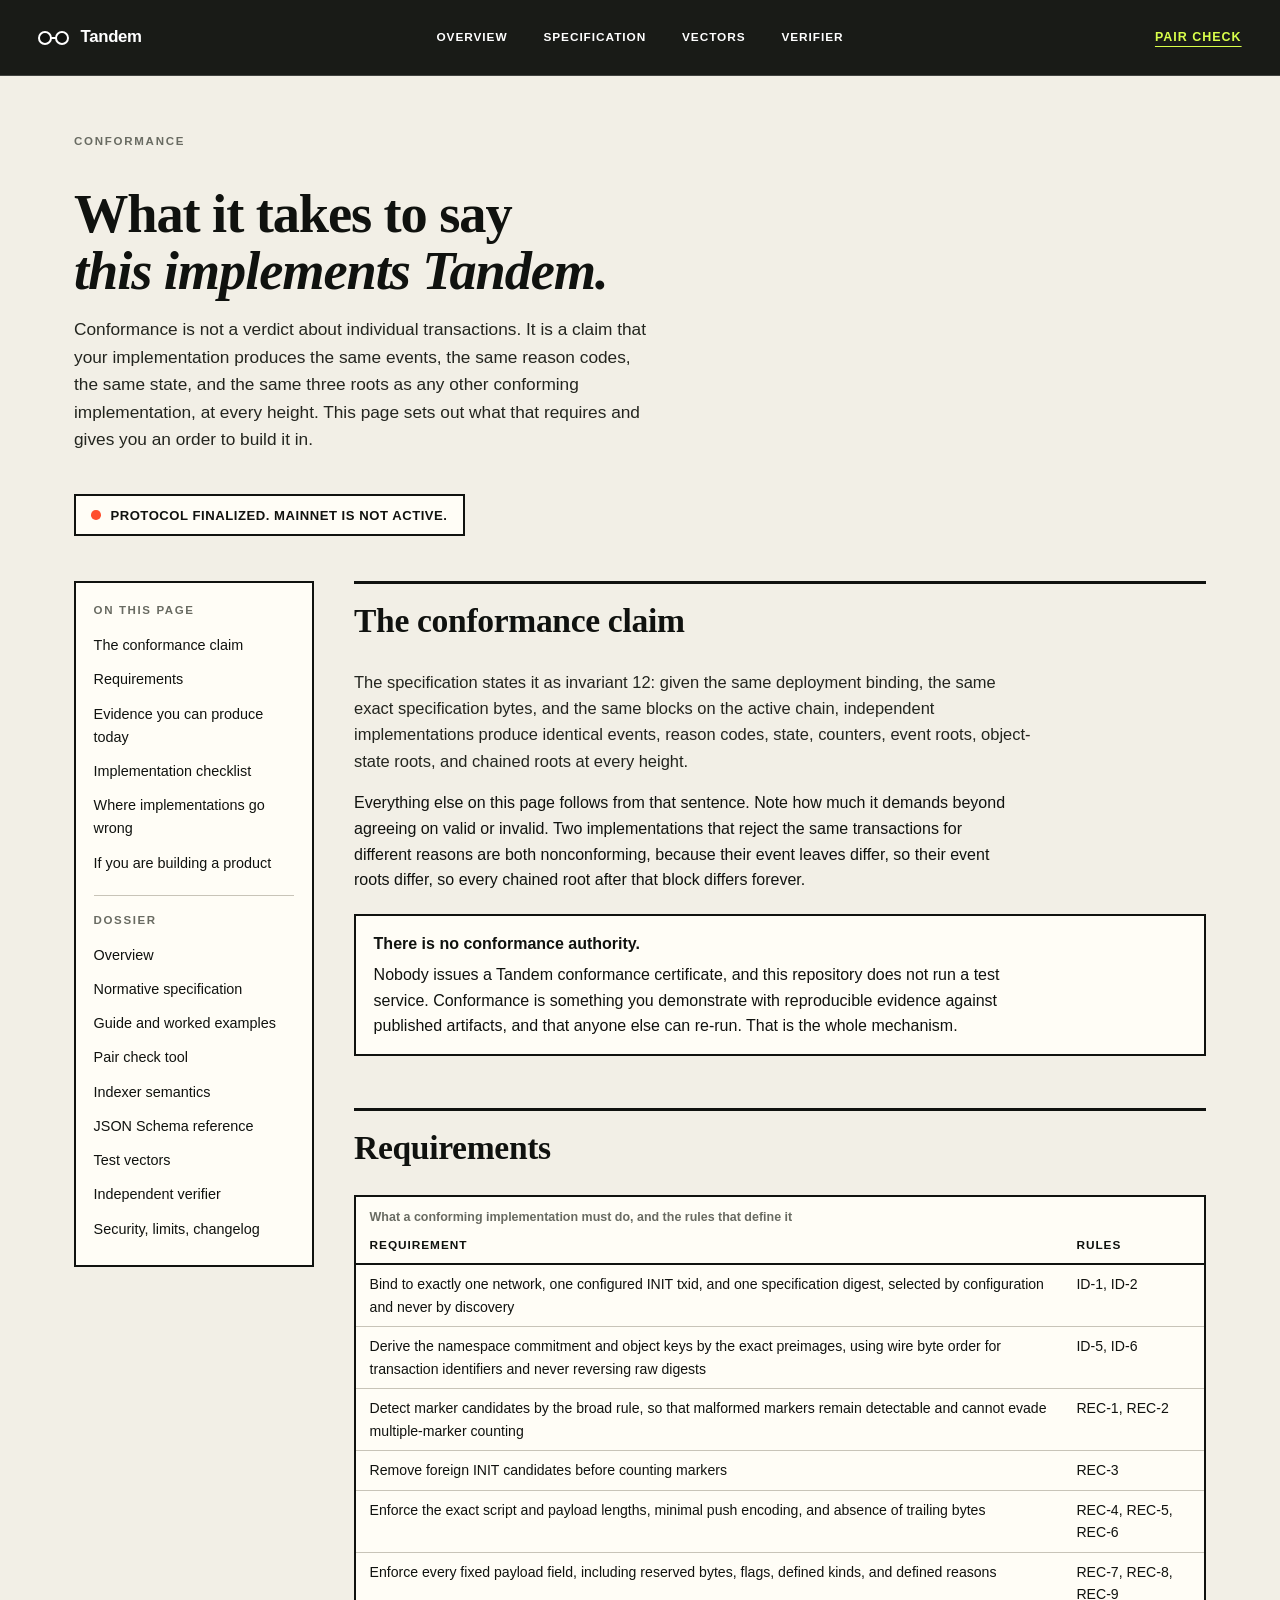
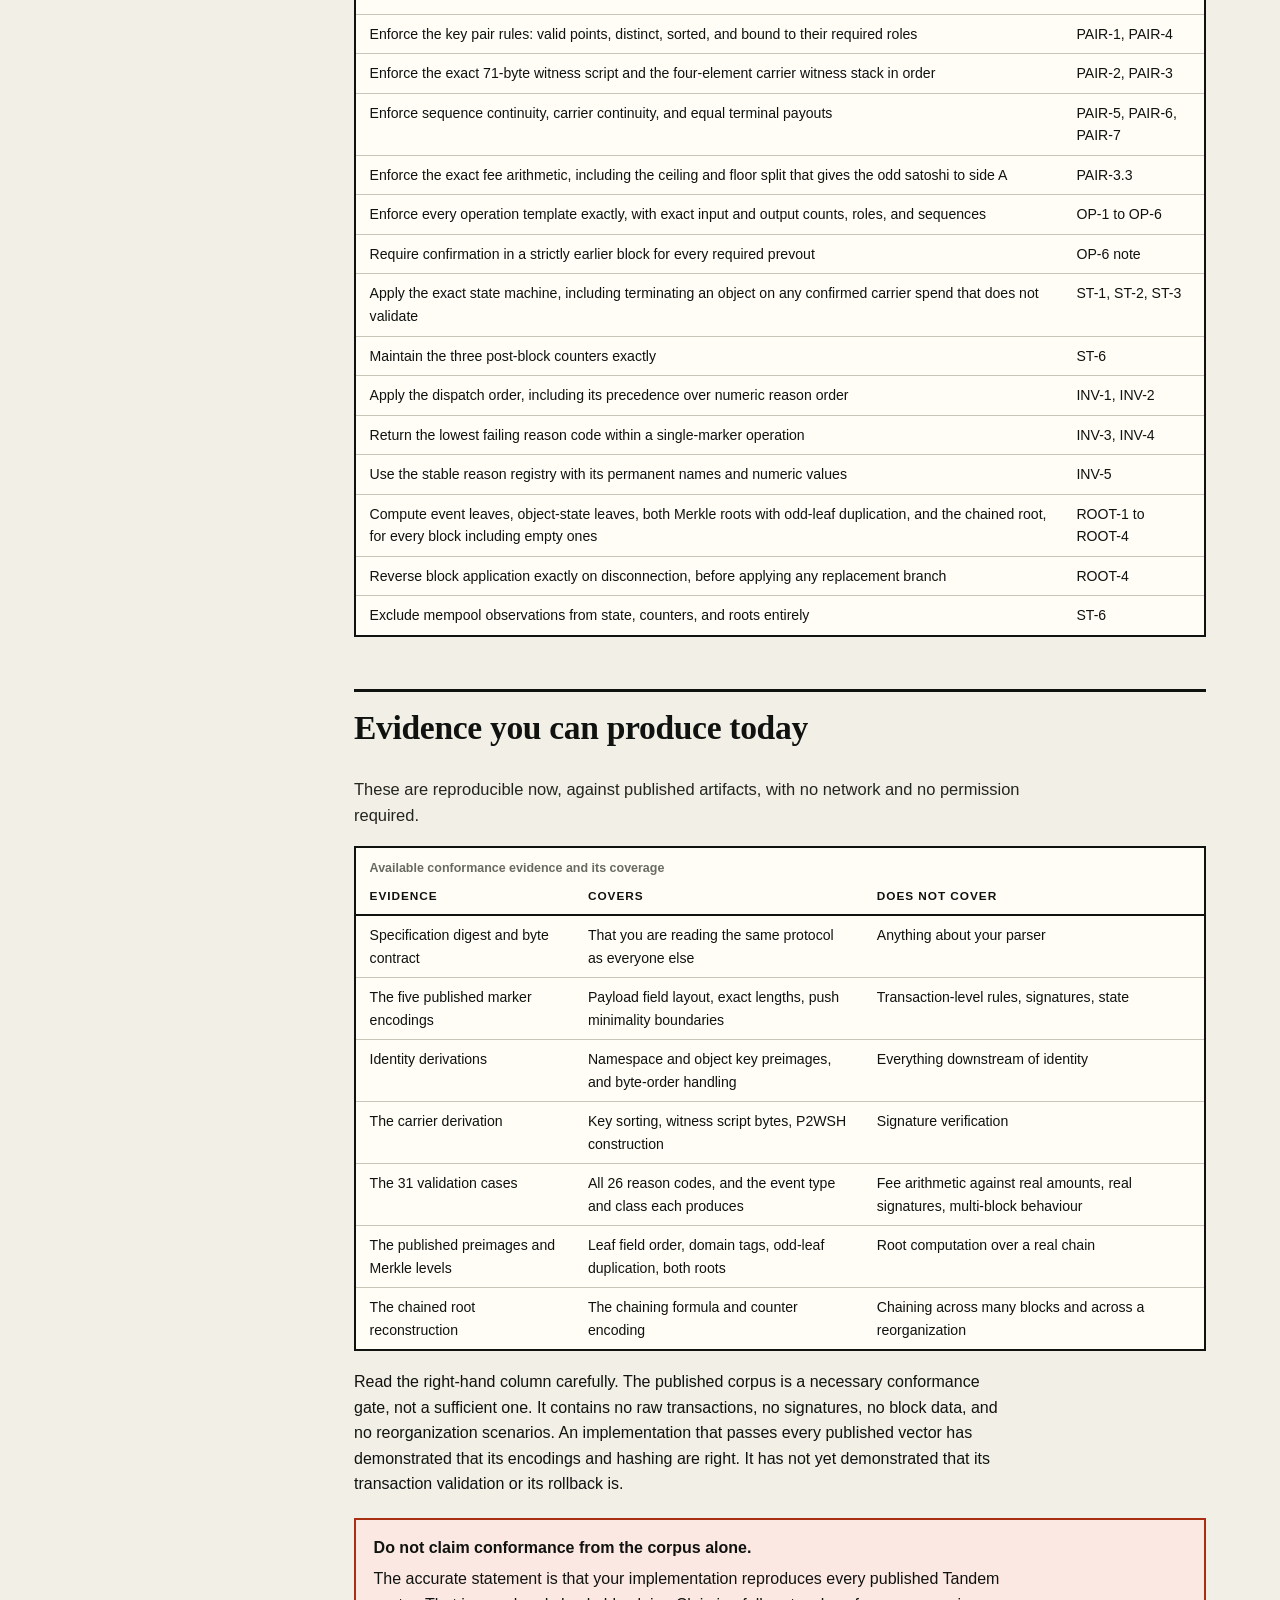
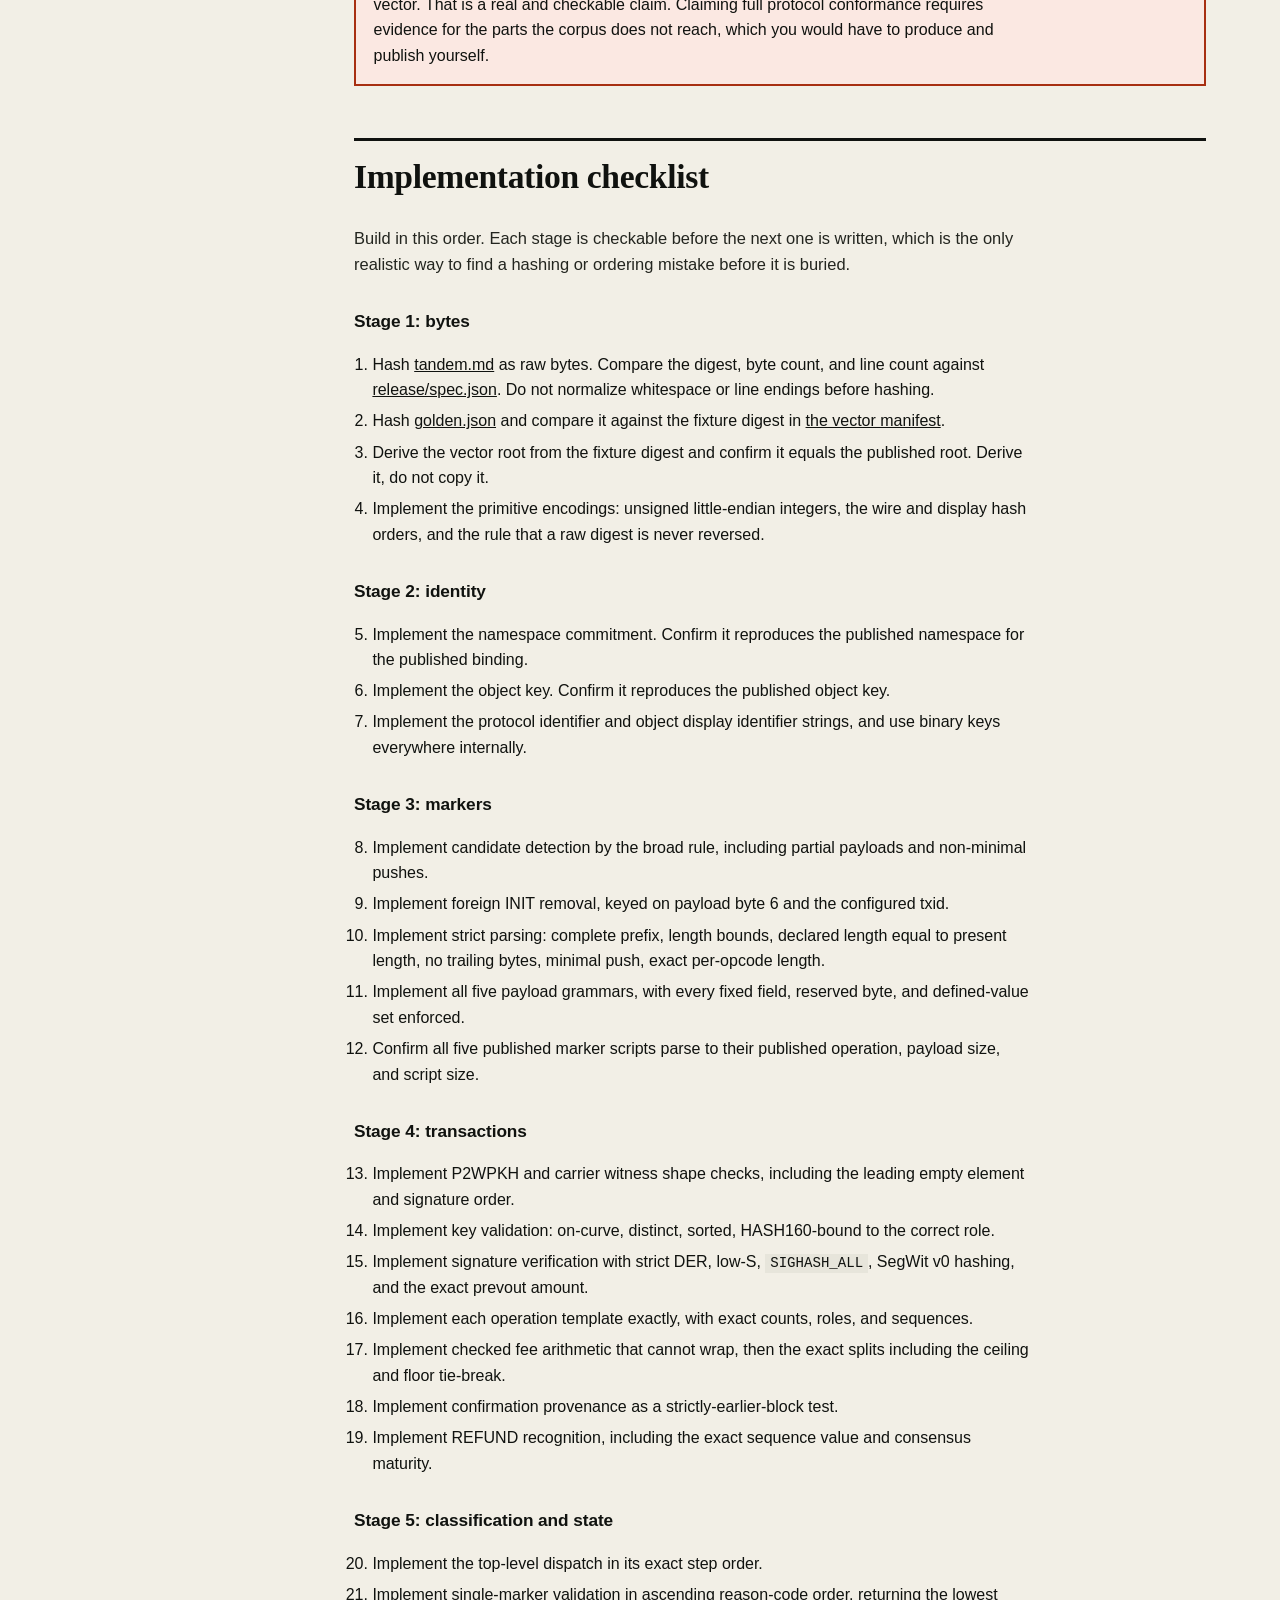
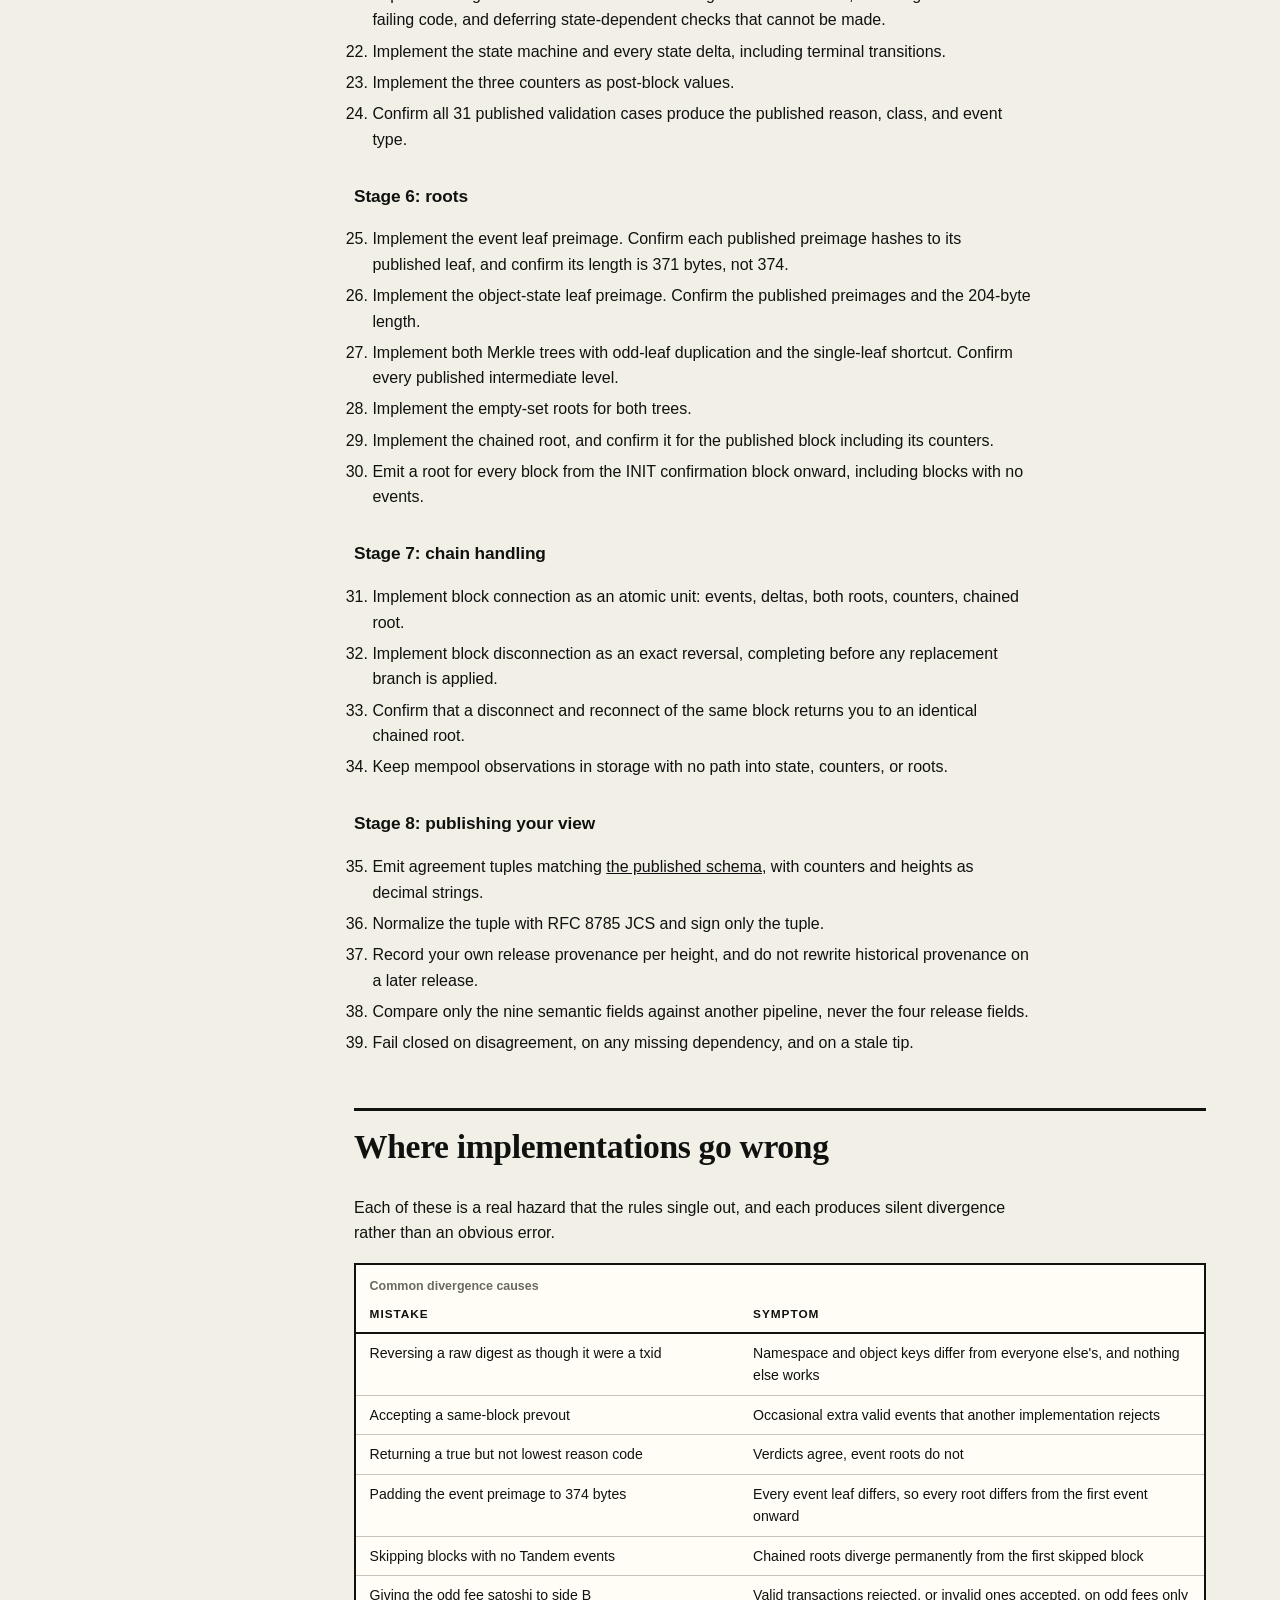
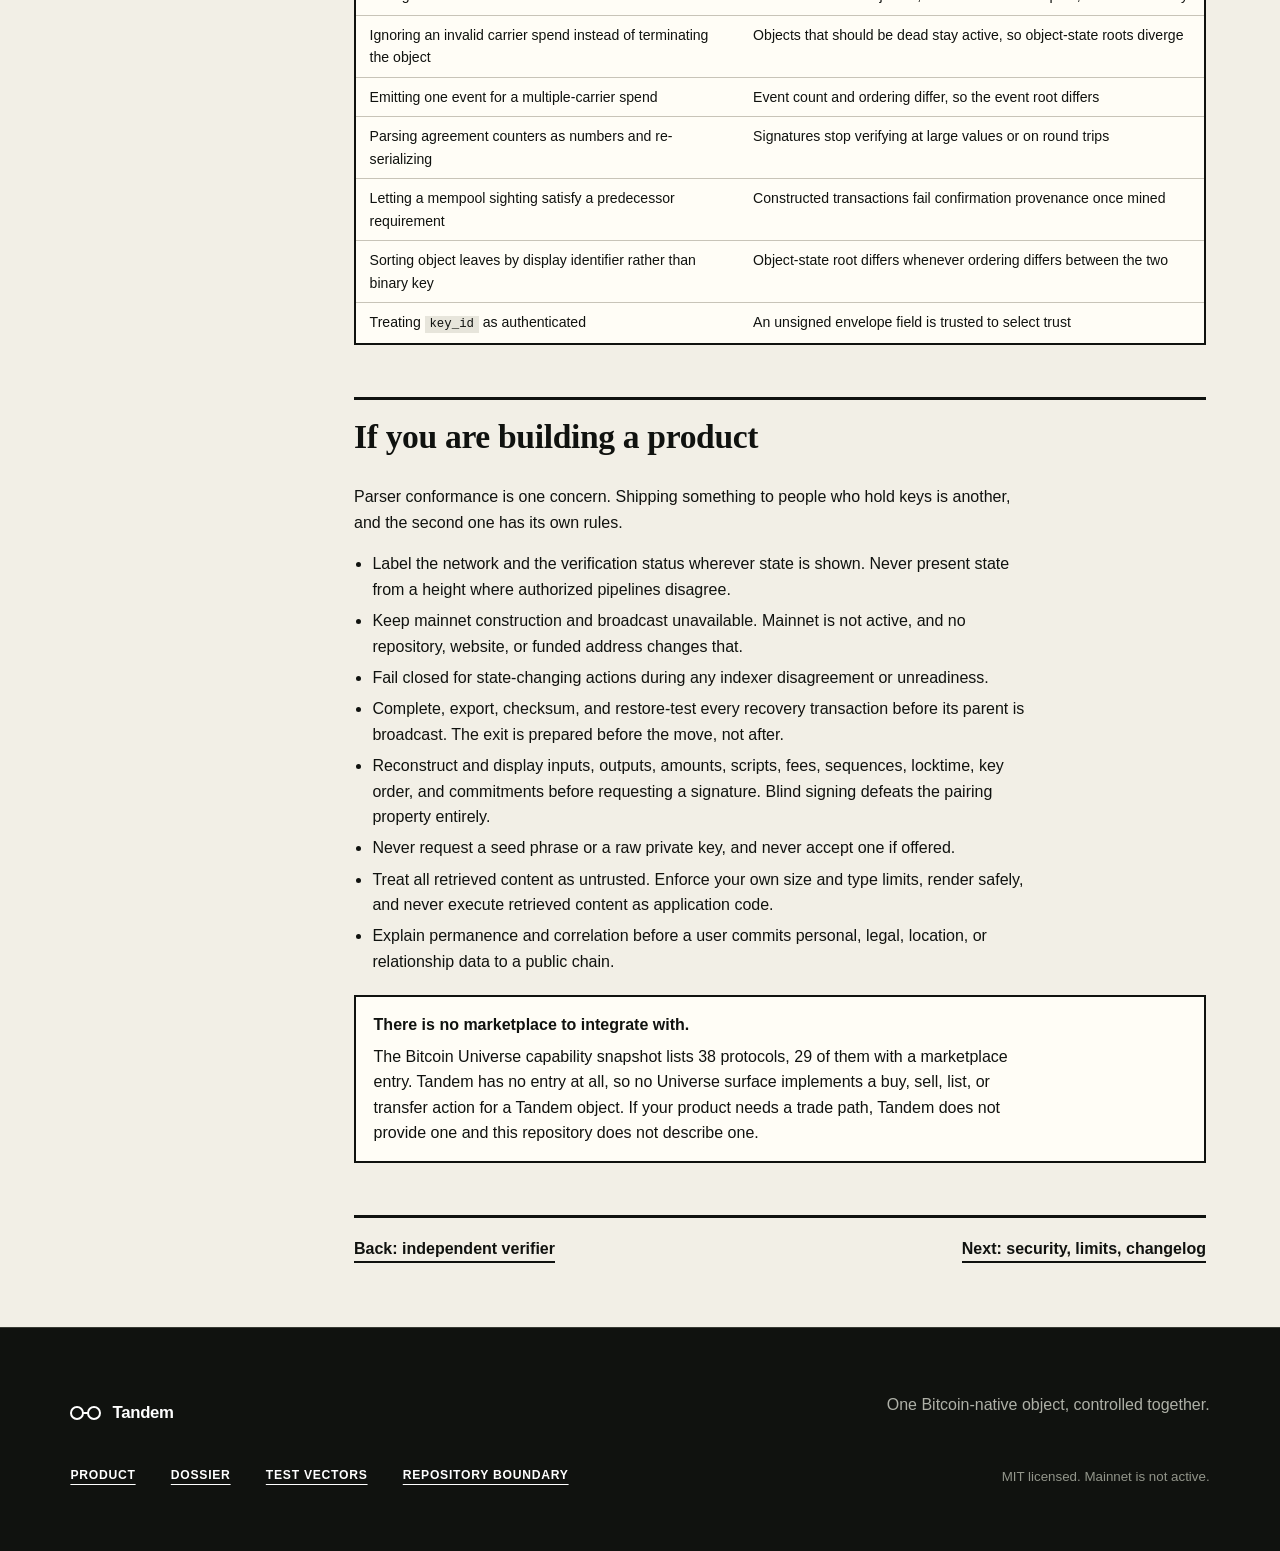
<file: docs/conformance.html>
<!doctype html>
<html lang="en">
  <head>
    <meta charset="utf-8">
    <meta name="viewport" content="width=device-width, initial-scale=1">
    <meta
      name="description"
      content="What a Tandem implementation must do to claim conformance: the required behaviour, the evidence that supports each claim, and an ordered implementation checklist you can work through."
    >
    <meta name="theme-color" content="#10120f">
    <meta
      http-equiv="Content-Security-Policy"
      content="default-src 'self'; script-src 'self'; style-src 'self'; img-src 'self' data:; connect-src 'none'; object-src 'none'; base-uri 'self'; form-action 'self'"
    >
    <meta property="og:type" content="website">
    <meta property="og:title" content="Tandem conformance and implementation checklist">
    <meta property="og:description" content="The conformance requirements for a Tandem implementation, the evidence behind each one, and an ordered build checklist.">
    <title>Tandem conformance and implementation checklist</title>
    <link rel="stylesheet" href="../assets/site.css">
    <link rel="stylesheet" href="../assets/dossier.css">
  </head>
  <body class="dossier">
    <a class="skip-link" href="#dossier-main">Skip to the page</a>

    <header class="site-header">
      <a class="wordmark" href="../index.html#top" aria-label="Tandem home">
        <span class="wordmark-mark" aria-hidden="true"><i></i><i></i></span>
        <span>Tandem</span>
      </a>
      <nav class="site-nav" aria-label="Dossier shortcuts">
        <a href="protocol.html">Overview</a>
        <a href="specification.html">Specification</a>
        <a href="vectors.html">Vectors</a>
        <a href="verifier.html">Verifier</a>
      </nav>
      <a class="header-link" href="pair-check.html">Pair check</a>
    </header>

    <div class="dossier-hero">
      <p class="eyebrow">Conformance</p>
      <h1>What it takes to say<br><em>this implements Tandem.</em></h1>
      <p class="dossier-lede">
        Conformance is not a verdict about individual transactions. It is a claim that your
        implementation produces the same events, the same reason codes, the same state, and the same
        three roots as any other conforming implementation, at every height. This page sets out what
        that requires and gives you an order to build it in.
      </p>
      <p class="dossier-status"><i aria-hidden="true"></i> Protocol finalized. Mainnet is not active.</p>
    </div>

    <div class="dossier-shell">
      <aside class="dossier-side">
        <nav aria-label="Conformance sections">
          <p>On this page</p>
          <a href="#claim">The conformance claim</a>
          <a href="#requirements">Requirements</a>
          <a href="#evidence">Evidence you can produce today</a>
          <a href="#checklist">Implementation checklist</a>
          <a href="#pitfalls">Where implementations go wrong</a>
          <a href="#product">If you are building a product</a>
          <hr>
          <p>Dossier</p>
          <a href="protocol.html">Overview</a>
          <a href="specification.html">Normative specification</a>
          <a href="guide.html">Guide and worked examples</a>
          <a href="pair-check.html">Pair check tool</a>
          <a href="indexing.html">Indexer semantics</a>
          <a href="schemas.html">JSON Schema reference</a>
          <a href="vectors.html">Test vectors</a>
          <a href="verifier.html">Independent verifier</a>
          <a href="considerations.html">Security, limits, changelog</a>
        </nav>
      </aside>

      <main class="dossier-main" id="dossier-main">
        <section id="claim" aria-labelledby="claim-title">
          <h2 id="claim-title">The conformance claim</h2>
          <p class="lede">
            The specification states it as invariant 12: given the same deployment binding, the same
            exact specification bytes, and the same blocks on the active chain, independent
            implementations produce identical events, reason codes, state, counters, event roots,
            object-state roots, and chained roots at every height.
          </p>
          <p>
            Everything else on this page follows from that sentence. Note how much it demands beyond
            agreeing on valid or invalid. Two implementations that reject the same transactions for
            different reasons are both nonconforming, because their event leaves differ, so their
            event roots differ, so every chained root after that block differs forever.
          </p>
          <div class="note">
            <strong>There is no conformance authority.</strong>
            <p>
              Nobody issues a Tandem conformance certificate, and this repository does not run a
              test service. Conformance is something you demonstrate with reproducible evidence
              against published artifacts, and that anyone else can re-run. That is the whole
              mechanism.
            </p>
          </div>
        </section>

        <section id="requirements" aria-labelledby="requirements-title">
          <h2 id="requirements-title">Requirements</h2>

          <div class="scroll-x">
            <table class="tbl">
              <caption>What a conforming implementation must do, and the rules that define it</caption>
              <thead><tr><th>Requirement</th><th>Rules</th></tr></thead>
              <tbody>
                <tr><td>Bind to exactly one network, one configured INIT txid, and one specification digest, selected by configuration and never by discovery</td><td>ID-1, ID-2</td></tr>
                <tr><td>Derive the namespace commitment and object keys by the exact preimages, using wire byte order for transaction identifiers and never reversing raw digests</td><td>ID-5, ID-6</td></tr>
                <tr><td>Detect marker candidates by the broad rule, so that malformed markers remain detectable and cannot evade multiple-marker counting</td><td>REC-1, REC-2</td></tr>
                <tr><td>Remove foreign INIT candidates before counting markers</td><td>REC-3</td></tr>
                <tr><td>Enforce the exact script and payload lengths, minimal push encoding, and absence of trailing bytes</td><td>REC-4, REC-5, REC-6</td></tr>
                <tr><td>Enforce every fixed payload field, including reserved bytes, flags, defined kinds, and defined reasons</td><td>REC-7, REC-8, REC-9</td></tr>
                <tr><td>Enforce the key pair rules: valid points, distinct, sorted, and bound to their required roles</td><td>PAIR-1, PAIR-4</td></tr>
                <tr><td>Enforce the exact 71-byte witness script and the four-element carrier witness stack in order</td><td>PAIR-2, PAIR-3</td></tr>
                <tr><td>Enforce sequence continuity, carrier continuity, and equal terminal payouts</td><td>PAIR-5, PAIR-6, PAIR-7</td></tr>
                <tr><td>Enforce the exact fee arithmetic, including the ceiling and floor split that gives the odd satoshi to side A</td><td>PAIR-3.3</td></tr>
                <tr><td>Enforce every operation template exactly, with exact input and output counts, roles, and sequences</td><td>OP-1 to OP-6</td></tr>
                <tr><td>Require confirmation in a strictly earlier block for every required prevout</td><td>OP-6 note</td></tr>
                <tr><td>Apply the exact state machine, including terminating an object on any confirmed carrier spend that does not validate</td><td>ST-1, ST-2, ST-3</td></tr>
                <tr><td>Maintain the three post-block counters exactly</td><td>ST-6</td></tr>
                <tr><td>Apply the dispatch order, including its precedence over numeric reason order</td><td>INV-1, INV-2</td></tr>
                <tr><td>Return the lowest failing reason code within a single-marker operation</td><td>INV-3, INV-4</td></tr>
                <tr><td>Use the stable reason registry with its permanent names and numeric values</td><td>INV-5</td></tr>
                <tr><td>Compute event leaves, object-state leaves, both Merkle roots with odd-leaf duplication, and the chained root, for every block including empty ones</td><td>ROOT-1 to ROOT-4</td></tr>
                <tr><td>Reverse block application exactly on disconnection, before applying any replacement branch</td><td>ROOT-4</td></tr>
                <tr><td>Exclude mempool observations from state, counters, and roots entirely</td><td>ST-6</td></tr>
              </tbody>
            </table>
          </div>
        </section>

        <section id="evidence" aria-labelledby="evidence-title">
          <h2 id="evidence-title">Evidence you can produce today</h2>
          <p class="lede">
            These are reproducible now, against published artifacts, with no network and no
            permission required.
          </p>

          <div class="scroll-x">
            <table class="tbl">
              <caption>Available conformance evidence and its coverage</caption>
              <thead><tr><th>Evidence</th><th>Covers</th><th>Does not cover</th></tr></thead>
              <tbody>
                <tr>
                  <td>Specification digest and byte contract</td>
                  <td>That you are reading the same protocol as everyone else</td>
                  <td>Anything about your parser</td>
                </tr>
                <tr>
                  <td>The five published marker encodings</td>
                  <td>Payload field layout, exact lengths, push minimality boundaries</td>
                  <td>Transaction-level rules, signatures, state</td>
                </tr>
                <tr>
                  <td>Identity derivations</td>
                  <td>Namespace and object key preimages, and byte-order handling</td>
                  <td>Everything downstream of identity</td>
                </tr>
                <tr>
                  <td>The carrier derivation</td>
                  <td>Key sorting, witness script bytes, P2WSH construction</td>
                  <td>Signature verification</td>
                </tr>
                <tr>
                  <td>The 31 validation cases</td>
                  <td>All 26 reason codes, and the event type and class each produces</td>
                  <td>Fee arithmetic against real amounts, real signatures, multi-block behaviour</td>
                </tr>
                <tr>
                  <td>The published preimages and Merkle levels</td>
                  <td>Leaf field order, domain tags, odd-leaf duplication, both roots</td>
                  <td>Root computation over a real chain</td>
                </tr>
                <tr>
                  <td>The chained root reconstruction</td>
                  <td>The chaining formula and counter encoding</td>
                  <td>Chaining across many blocks and across a reorganization</td>
                </tr>
              </tbody>
            </table>
          </div>

          <p>
            Read the right-hand column carefully. The published corpus is a necessary conformance
            gate, not a sufficient one. It contains no raw transactions, no signatures, no block
            data, and no reorganization scenarios. An implementation that passes every published
            vector has demonstrated that its encodings and hashing are right. It has not yet
            demonstrated that its transaction validation or its rollback is.
          </p>

          <div class="note warn">
            <strong>Do not claim conformance from the corpus alone.</strong>
            <p>
              The accurate statement is that your implementation reproduces every published Tandem
              vector. That is a real and checkable claim. Claiming full protocol conformance
              requires evidence for the parts the corpus does not reach, which you would have to
              produce and publish yourself.
            </p>
          </div>
        </section>

        <section id="checklist" aria-labelledby="checklist-title">
          <h2 id="checklist-title">Implementation checklist</h2>
          <p class="lede">
            Build in this order. Each stage is checkable before the next one is written, which is
            the only realistic way to find a hashing or ordering mistake before it is buried.
          </p>

          <h3>Stage 1: bytes</h3>
          <ol>
            <li>Hash <a href="../tandem.md">tandem.md</a> as raw bytes. Compare the digest, byte count, and line count against <a href="../release/spec.json">release/spec.json</a>. Do not normalize whitespace or line endings before hashing.</li>
            <li>Hash <a href="../vectors/generated/golden.json">golden.json</a> and compare it against the fixture digest in <a href="../vectors/generated/manifest.json">the vector manifest</a>.</li>
            <li>Derive the vector root from the fixture digest and confirm it equals the published root. Derive it, do not copy it.</li>
            <li>Implement the primitive encodings: unsigned little-endian integers, the wire and display hash orders, and the rule that a raw digest is never reversed.</li>
          </ol>

          <h3>Stage 2: identity</h3>
          <ol start="5">
            <li>Implement the namespace commitment. Confirm it reproduces the published namespace for the published binding.</li>
            <li>Implement the object key. Confirm it reproduces the published object key.</li>
            <li>Implement the protocol identifier and object display identifier strings, and use binary keys everywhere internally.</li>
          </ol>

          <h3>Stage 3: markers</h3>
          <ol start="8">
            <li>Implement candidate detection by the broad rule, including partial payloads and non-minimal pushes.</li>
            <li>Implement foreign INIT removal, keyed on payload byte 6 and the configured txid.</li>
            <li>Implement strict parsing: complete prefix, length bounds, declared length equal to present length, no trailing bytes, minimal push, exact per-opcode length.</li>
            <li>Implement all five payload grammars, with every fixed field, reserved byte, and defined-value set enforced.</li>
            <li>Confirm all five published marker scripts parse to their published operation, payload size, and script size.</li>
          </ol>

          <h3>Stage 4: transactions</h3>
          <ol start="13">
            <li>Implement P2WPKH and carrier witness shape checks, including the leading empty element and signature order.</li>
            <li>Implement key validation: on-curve, distinct, sorted, HASH160-bound to the correct role.</li>
            <li>Implement signature verification with strict DER, low-S, <code>SIGHASH_ALL</code>, SegWit v0 hashing, and the exact prevout amount.</li>
            <li>Implement each operation template exactly, with exact counts, roles, and sequences.</li>
            <li>Implement checked fee arithmetic that cannot wrap, then the exact splits including the ceiling and floor tie-break.</li>
            <li>Implement confirmation provenance as a strictly-earlier-block test.</li>
            <li>Implement REFUND recognition, including the exact sequence value and consensus maturity.</li>
          </ol>

          <h3>Stage 5: classification and state</h3>
          <ol start="20">
            <li>Implement the top-level dispatch in its exact step order.</li>
            <li>Implement single-marker validation in ascending reason-code order, returning the lowest failing code, and deferring state-dependent checks that cannot be made.</li>
            <li>Implement the state machine and every state delta, including terminal transitions.</li>
            <li>Implement the three counters as post-block values.</li>
            <li>Confirm all 31 published validation cases produce the published reason, class, and event type.</li>
          </ol>

          <h3>Stage 6: roots</h3>
          <ol start="25">
            <li>Implement the event leaf preimage. Confirm each published preimage hashes to its published leaf, and confirm its length is 371 bytes, not 374.</li>
            <li>Implement the object-state leaf preimage. Confirm the published preimages and the 204-byte length.</li>
            <li>Implement both Merkle trees with odd-leaf duplication and the single-leaf shortcut. Confirm every published intermediate level.</li>
            <li>Implement the empty-set roots for both trees.</li>
            <li>Implement the chained root, and confirm it for the published block including its counters.</li>
            <li>Emit a root for every block from the INIT confirmation block onward, including blocks with no events.</li>
          </ol>

          <h3>Stage 7: chain handling</h3>
          <ol start="31">
            <li>Implement block connection as an atomic unit: events, deltas, both roots, counters, chained root.</li>
            <li>Implement block disconnection as an exact reversal, completing before any replacement branch is applied.</li>
            <li>Confirm that a disconnect and reconnect of the same block returns you to an identical chained root.</li>
            <li>Keep mempool observations in storage with no path into state, counters, or roots.</li>
          </ol>

          <h3>Stage 8: publishing your view</h3>
          <ol start="35">
            <li>Emit agreement tuples matching <a href="../schemas/agreement-envelope.schema.json">the published schema</a>, with counters and heights as decimal strings.</li>
            <li>Normalize the tuple with RFC 8785 JCS and sign only the tuple.</li>
            <li>Record your own release provenance per height, and do not rewrite historical provenance on a later release.</li>
            <li>Compare only the nine semantic fields against another pipeline, never the four release fields.</li>
            <li>Fail closed on disagreement, on any missing dependency, and on a stale tip.</li>
          </ol>
        </section>

        <section id="pitfalls" aria-labelledby="pitfalls-title">
          <h2 id="pitfalls-title">Where implementations go wrong</h2>
          <p>
            Each of these is a real hazard that the rules single out, and each produces silent
            divergence rather than an obvious error.
          </p>

          <div class="scroll-x">
            <table class="tbl">
              <caption>Common divergence causes</caption>
              <thead><tr><th>Mistake</th><th>Symptom</th></tr></thead>
              <tbody>
                <tr><td>Reversing a raw digest as though it were a txid</td><td>Namespace and object keys differ from everyone else's, and nothing else works</td></tr>
                <tr><td>Accepting a same-block prevout</td><td>Occasional extra valid events that another implementation rejects</td></tr>
                <tr><td>Returning a true but not lowest reason code</td><td>Verdicts agree, event roots do not</td></tr>
                <tr><td>Padding the event preimage to 374 bytes</td><td>Every event leaf differs, so every root differs from the first event onward</td></tr>
                <tr><td>Skipping blocks with no Tandem events</td><td>Chained roots diverge permanently from the first skipped block</td></tr>
                <tr><td>Giving the odd fee satoshi to side B</td><td>Valid transactions rejected, or invalid ones accepted, on odd fees only</td></tr>
                <tr><td>Ignoring an invalid carrier spend instead of terminating the object</td><td>Objects that should be dead stay active, so object-state roots diverge</td></tr>
                <tr><td>Emitting one event for a multiple-carrier spend</td><td>Event count and ordering differ, so the event root differs</td></tr>
                <tr><td>Parsing agreement counters as numbers and re-serializing</td><td>Signatures stop verifying at large values or on round trips</td></tr>
                <tr><td>Letting a mempool sighting satisfy a predecessor requirement</td><td>Constructed transactions fail confirmation provenance once mined</td></tr>
                <tr><td>Sorting object leaves by display identifier rather than binary key</td><td>Object-state root differs whenever ordering differs between the two</td></tr>
                <tr><td>Treating <code>key_id</code> as authenticated</td><td>An unsigned envelope field is trusted to select trust</td></tr>
              </tbody>
            </table>
          </div>
        </section>

        <section id="product" aria-labelledby="product-title">
          <h2 id="product-title">If you are building a product</h2>
          <p>
            Parser conformance is one concern. Shipping something to people who hold keys is
            another, and the second one has its own rules.
          </p>
          <ul>
            <li>Label the network and the verification status wherever state is shown. Never present state from a height where authorized pipelines disagree.</li>
            <li>Keep mainnet construction and broadcast unavailable. Mainnet is not active, and no repository, website, or funded address changes that.</li>
            <li>Fail closed for state-changing actions during any indexer disagreement or unreadiness.</li>
            <li>Complete, export, checksum, and restore-test every recovery transaction before its parent is broadcast. The exit is prepared before the move, not after.</li>
            <li>Reconstruct and display inputs, outputs, amounts, scripts, fees, sequences, locktime, key order, and commitments before requesting a signature. Blind signing defeats the pairing property entirely.</li>
            <li>Never request a seed phrase or a raw private key, and never accept one if offered.</li>
            <li>Treat all retrieved content as untrusted. Enforce your own size and type limits, render safely, and never execute retrieved content as application code.</li>
            <li>Explain permanence and correlation before a user commits personal, legal, location, or relationship data to a public chain.</li>
          </ul>

          <div class="note">
            <strong>There is no marketplace to integrate with.</strong>
            <p>
              The Bitcoin Universe capability snapshot lists 38 protocols, 29 of them with a
              marketplace entry. Tandem has no entry at all, so no Universe surface implements a
              buy, sell, list, or transfer action for a Tandem object. If your product needs a trade
              path, Tandem does not provide one and this repository does not describe one.
            </p>
          </div>
        </section>

        <nav class="page-nav" aria-label="Dossier pagination">
          <a href="verifier.html">Back: independent verifier</a>
          <a href="considerations.html">Next: security, limits, changelog</a>
        </nav>
      </main>
    </div>

    <footer class="site-footer docs-footer">
      <div class="wordmark footer-wordmark">
        <span class="wordmark-mark" aria-hidden="true"><i></i><i></i></span>
        <span>Tandem</span>
      </div>
      <p>One Bitcoin-native object, controlled together.</p>
      <nav aria-label="Footer navigation">
        <a href="../index.html">Product</a>
        <a href="protocol.html">Dossier</a>
        <a href="vectors.html">Test vectors</a>
        <a href="../REPOSITORY_BOUNDARY.md">Repository boundary</a>
      </nav>
      <small>MIT licensed. Mainnet is not active.</small>
    </footer>
  </body>
</html>
</file>
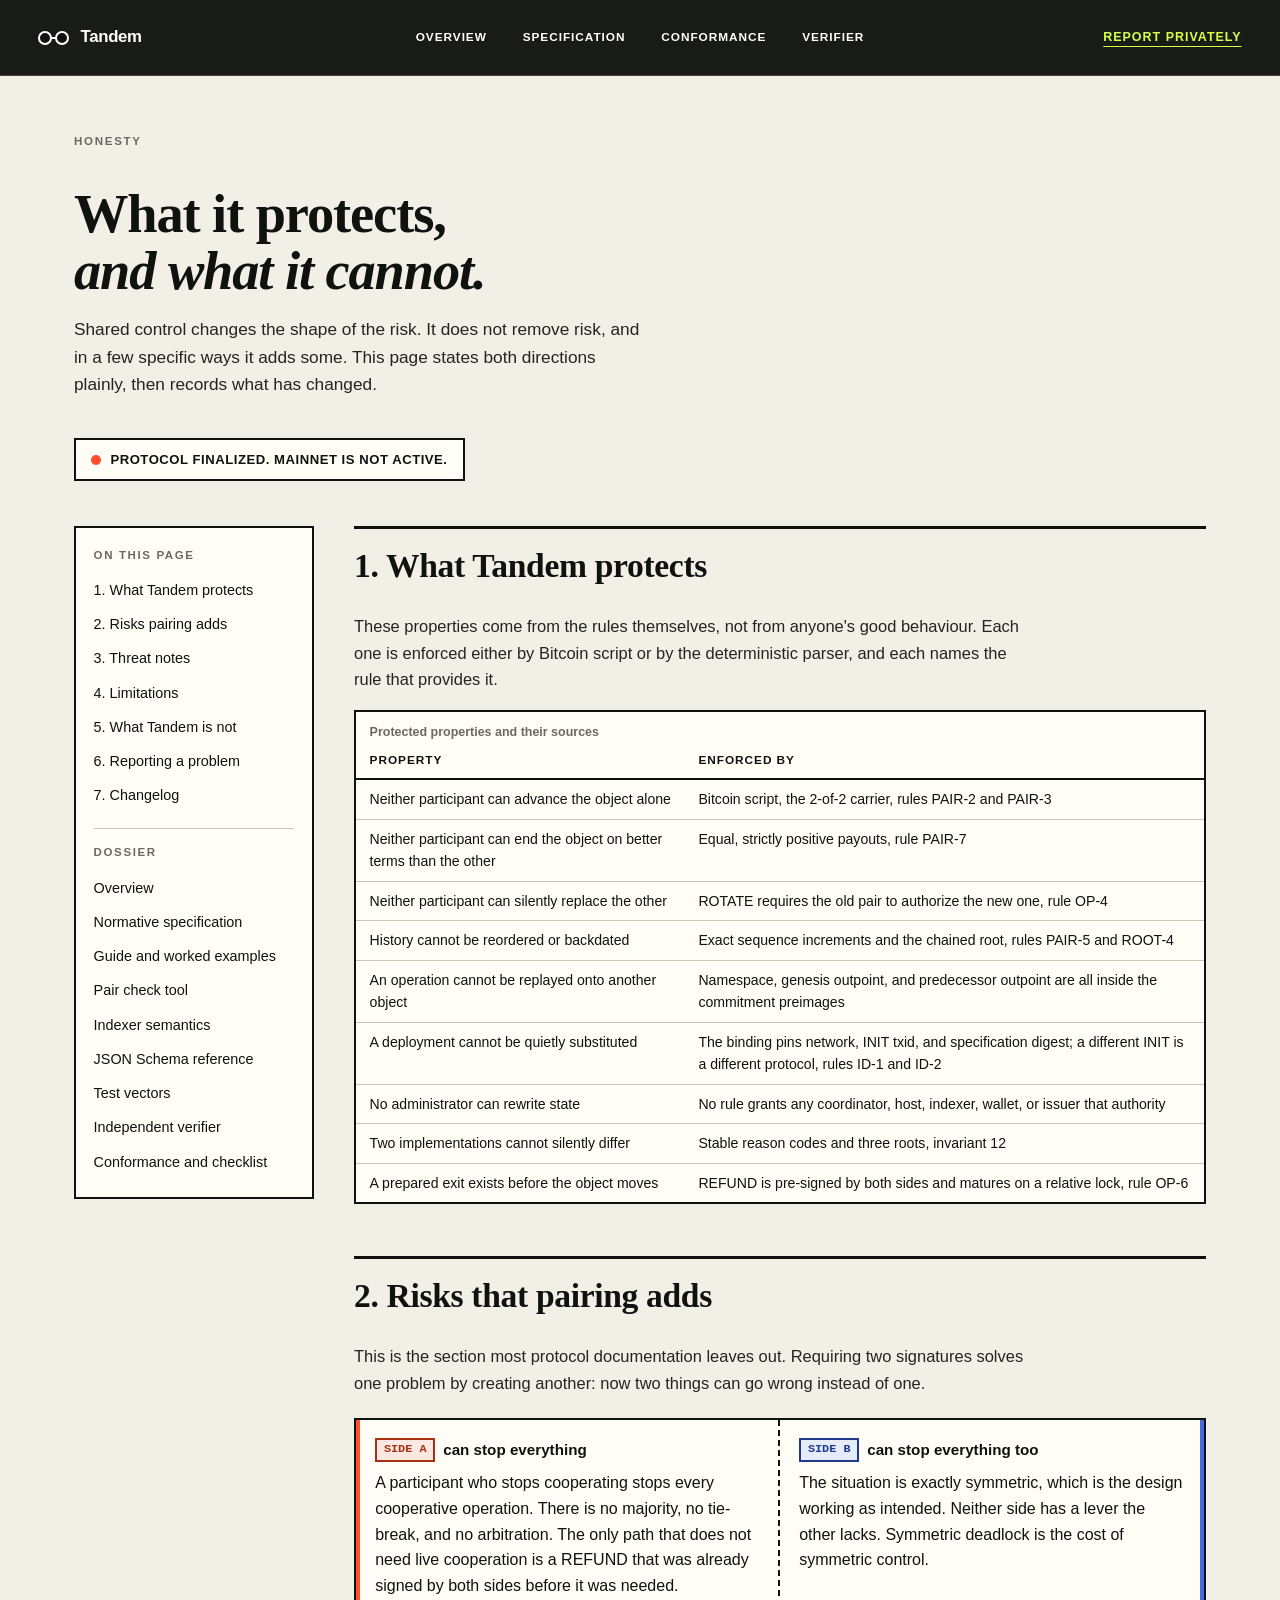
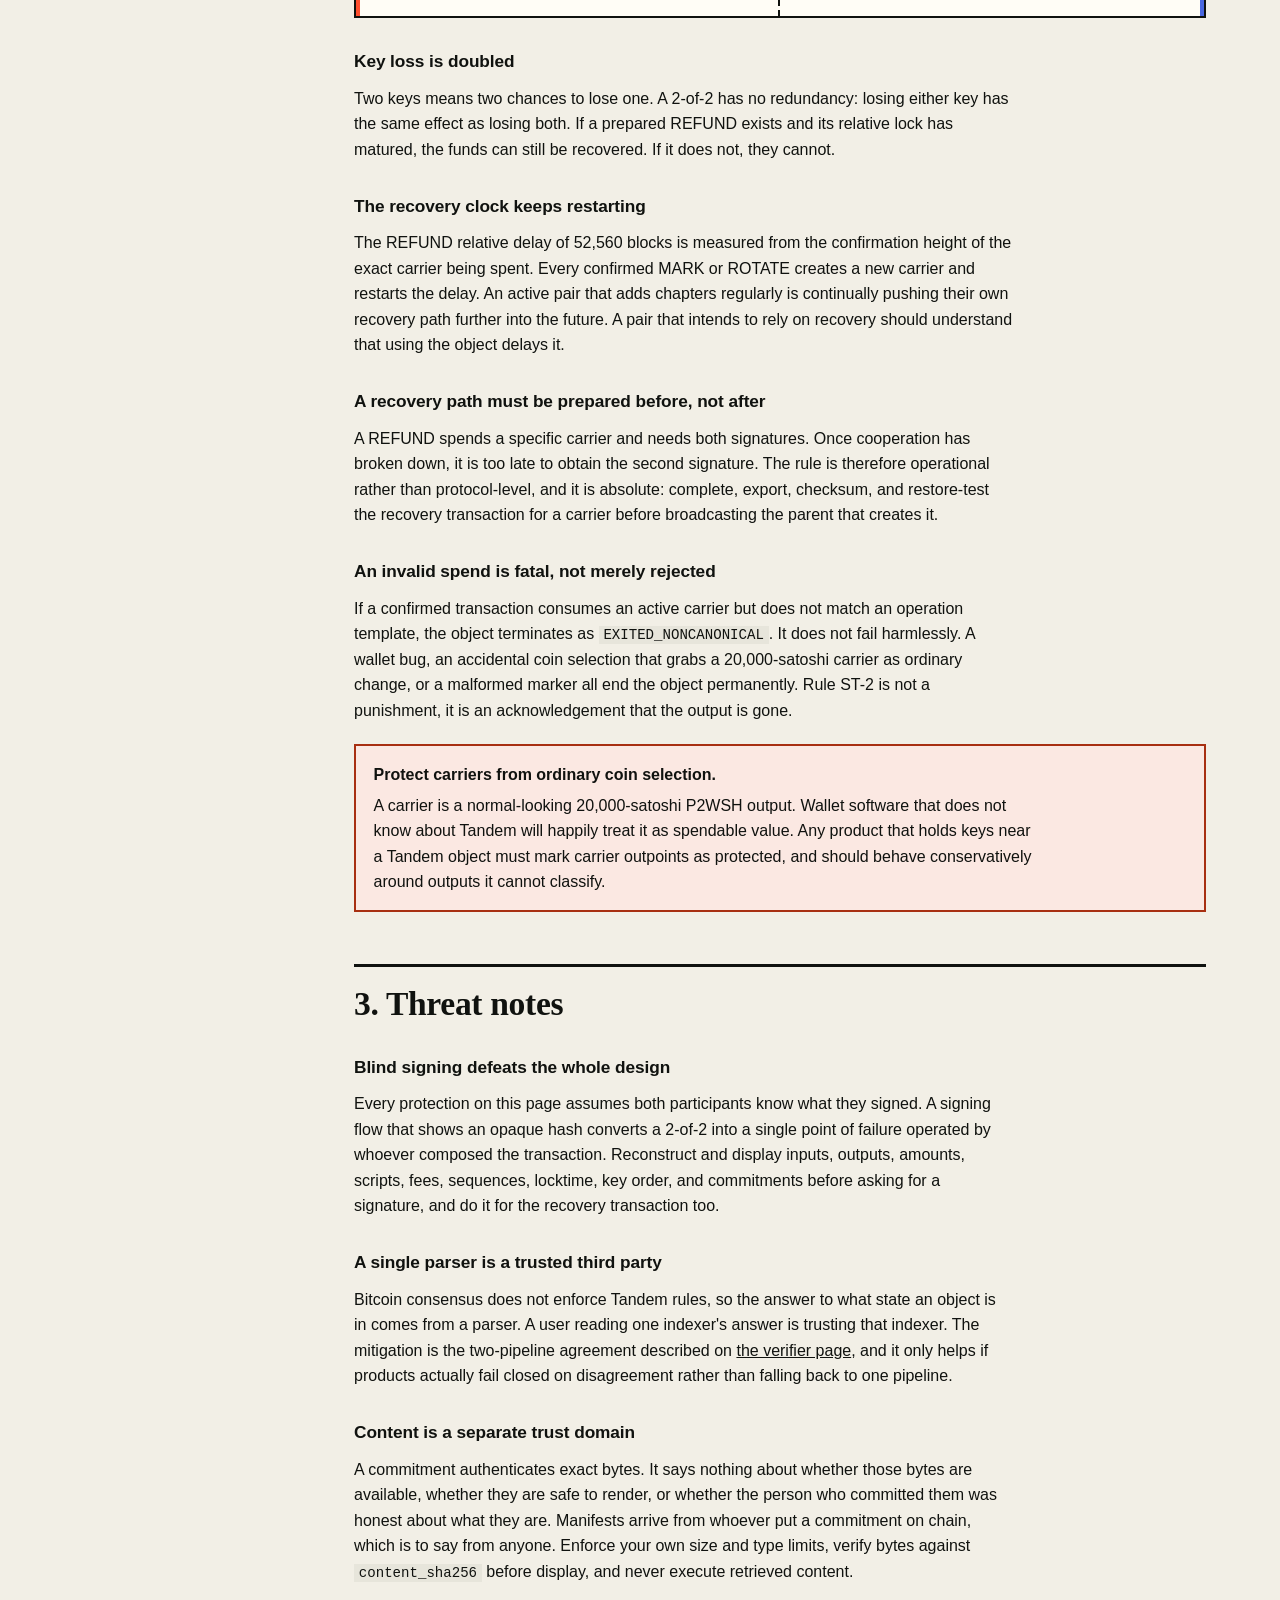
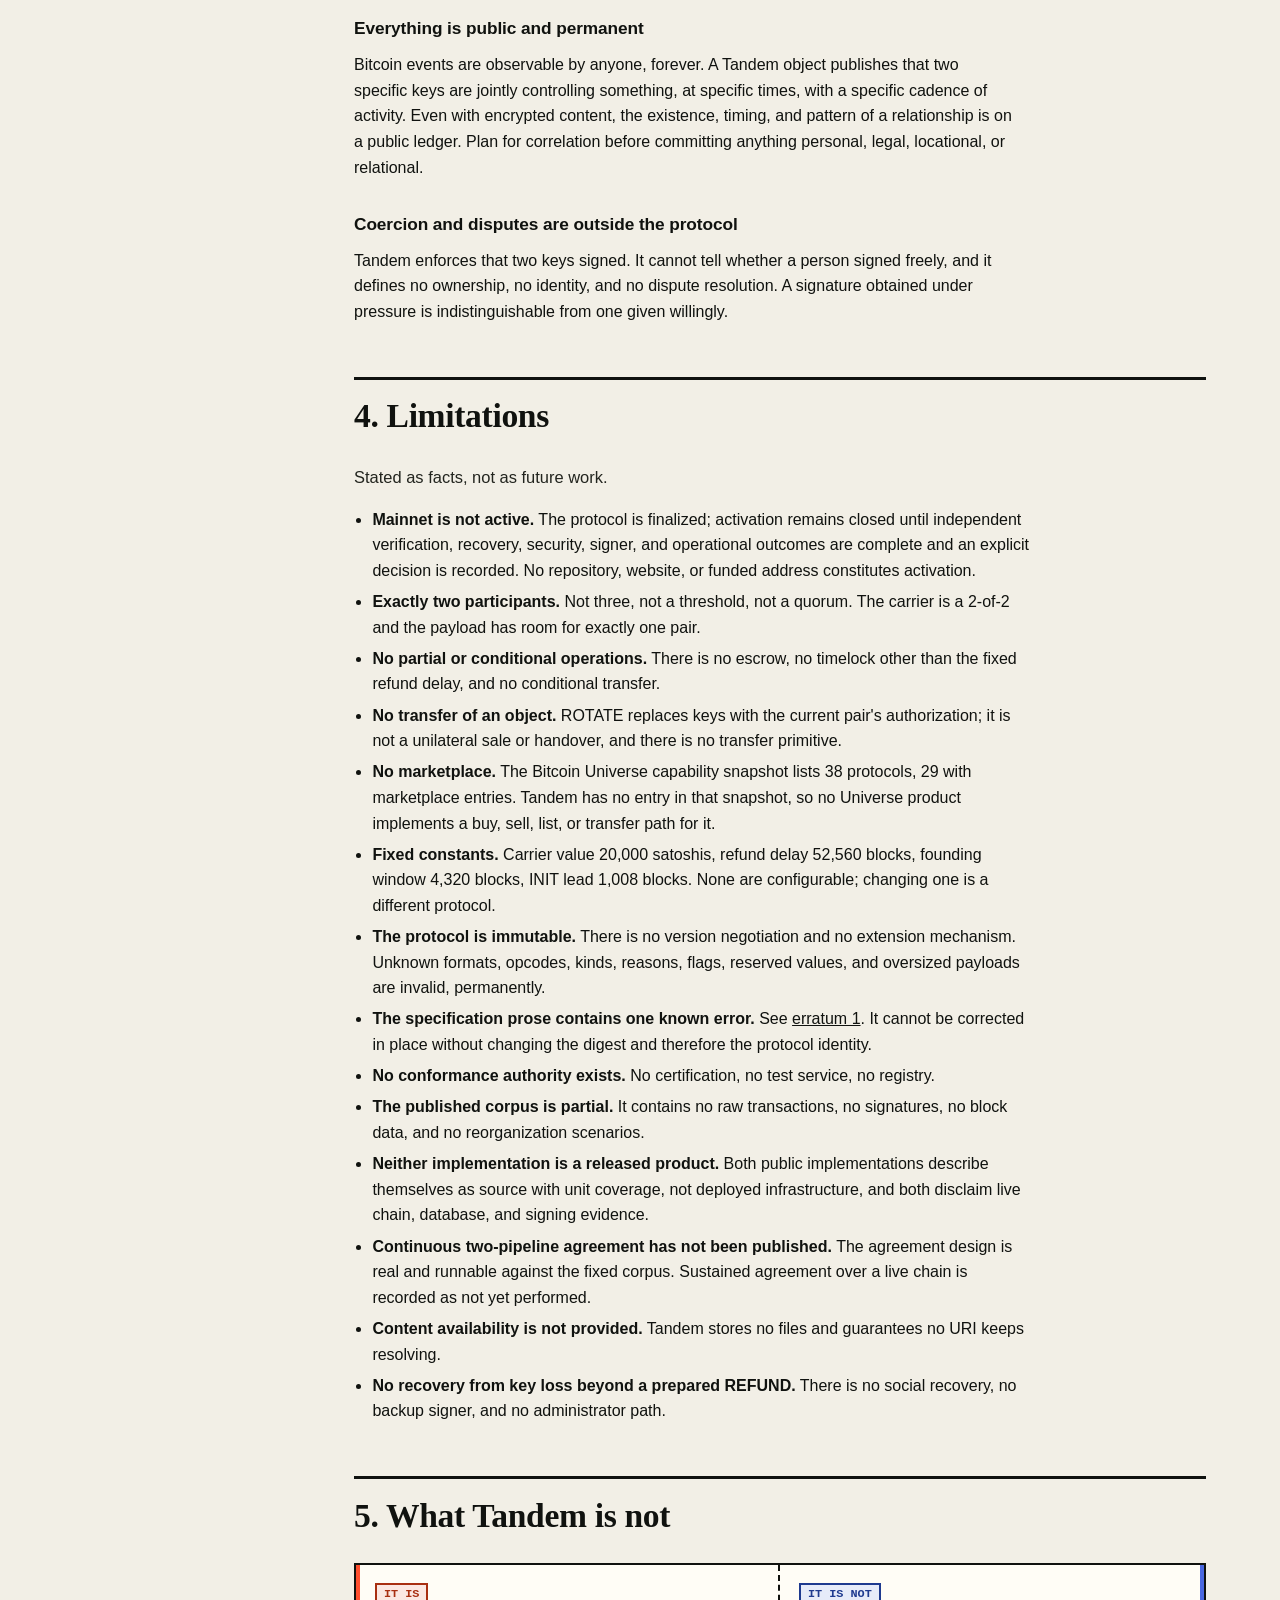
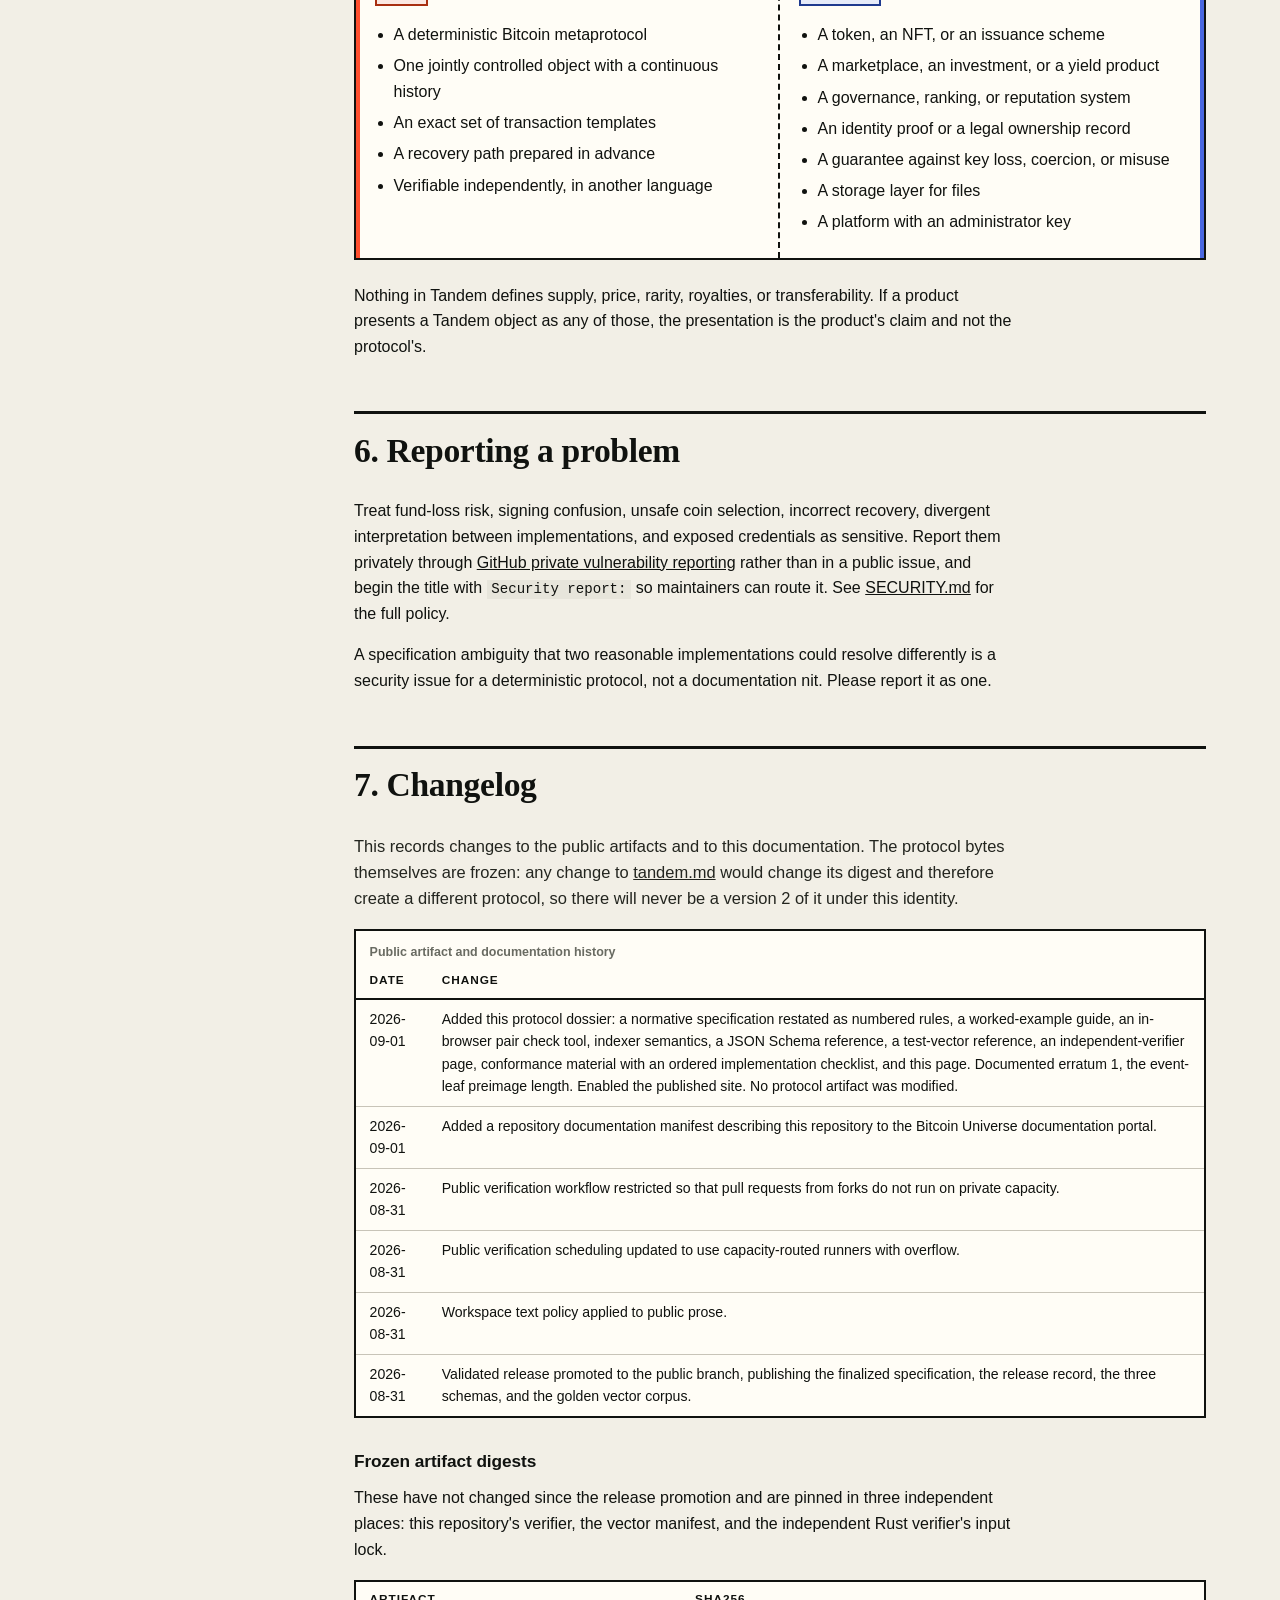
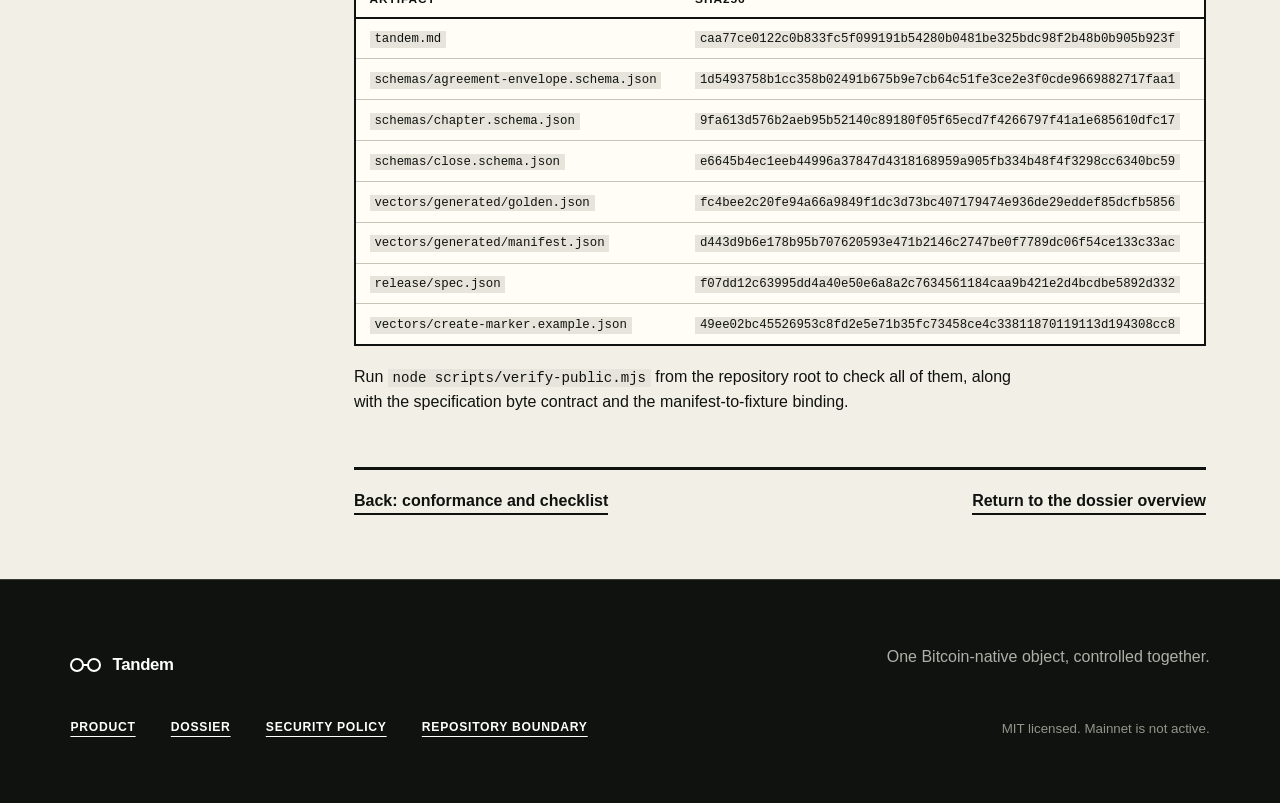
<file: docs/considerations.html>
<!doctype html>
<html lang="en">
  <head>
    <meta charset="utf-8">
    <meta name="viewport" content="width=device-width, initial-scale=1">
    <meta
      name="description"
      content="Tandem security considerations, the limits of what the protocol can and cannot do for you, and a dated changelog of the public protocol artifacts and this documentation."
    >
    <meta name="theme-color" content="#10120f">
    <meta
      http-equiv="Content-Security-Policy"
      content="default-src 'self'; script-src 'self'; style-src 'self'; img-src 'self' data:; connect-src 'none'; object-src 'none'; base-uri 'self'; form-action 'self'"
    >
    <meta property="og:type" content="website">
    <meta property="og:title" content="Tandem security, limitations, and changelog">
    <meta property="og:description" content="What Tandem protects, what it cannot protect, the risks that shared control introduces, and the record of what has changed.">
    <title>Tandem security, limitations, and changelog</title>
    <link rel="stylesheet" href="../assets/site.css">
    <link rel="stylesheet" href="../assets/dossier.css">
  </head>
  <body class="dossier">
    <a class="skip-link" href="#dossier-main">Skip to the page</a>

    <header class="site-header">
      <a class="wordmark" href="../index.html#top" aria-label="Tandem home">
        <span class="wordmark-mark" aria-hidden="true"><i></i><i></i></span>
        <span>Tandem</span>
      </a>
      <nav class="site-nav" aria-label="Dossier shortcuts">
        <a href="protocol.html">Overview</a>
        <a href="specification.html">Specification</a>
        <a href="conformance.html">Conformance</a>
        <a href="verifier.html">Verifier</a>
      </nav>
      <a class="header-link" href="../SECURITY.md">Report privately</a>
    </header>

    <div class="dossier-hero">
      <p class="eyebrow">Honesty</p>
      <h1>What it protects,<br><em>and what it cannot.</em></h1>
      <p class="dossier-lede">
        Shared control changes the shape of the risk. It does not remove risk, and in a few specific
        ways it adds some. This page states both directions plainly, then records what has changed.
      </p>
      <p class="dossier-status"><i aria-hidden="true"></i> Protocol finalized. Mainnet is not active.</p>
    </div>

    <div class="dossier-shell">
      <aside class="dossier-side">
        <nav aria-label="Page sections">
          <p>On this page</p>
          <a href="#properties">1. What Tandem protects</a>
          <a href="#new-risks">2. Risks pairing adds</a>
          <a href="#threats">3. Threat notes</a>
          <a href="#limitations">4. Limitations</a>
          <a href="#not">5. What Tandem is not</a>
          <a href="#reporting">6. Reporting a problem</a>
          <a href="#changelog">7. Changelog</a>
          <hr>
          <p>Dossier</p>
          <a href="protocol.html">Overview</a>
          <a href="specification.html">Normative specification</a>
          <a href="guide.html">Guide and worked examples</a>
          <a href="pair-check.html">Pair check tool</a>
          <a href="indexing.html">Indexer semantics</a>
          <a href="schemas.html">JSON Schema reference</a>
          <a href="vectors.html">Test vectors</a>
          <a href="verifier.html">Independent verifier</a>
          <a href="conformance.html">Conformance and checklist</a>
        </nav>
      </aside>

      <main class="dossier-main" id="dossier-main">
        <section id="properties" aria-labelledby="properties-title">
          <h2 id="properties-title">1. What Tandem protects</h2>
          <p class="lede">
            These properties come from the rules themselves, not from anyone's good behaviour. Each
            one is enforced either by Bitcoin script or by the deterministic parser, and each names
            the rule that provides it.
          </p>

          <div class="scroll-x">
            <table class="tbl">
              <caption>Protected properties and their sources</caption>
              <thead><tr><th>Property</th><th>Enforced by</th></tr></thead>
              <tbody>
                <tr><td>Neither participant can advance the object alone</td><td>Bitcoin script, the 2-of-2 carrier, rules PAIR-2 and PAIR-3</td></tr>
                <tr><td>Neither participant can end the object on better terms than the other</td><td>Equal, strictly positive payouts, rule PAIR-7</td></tr>
                <tr><td>Neither participant can silently replace the other</td><td>ROTATE requires the old pair to authorize the new one, rule OP-4</td></tr>
                <tr><td>History cannot be reordered or backdated</td><td>Exact sequence increments and the chained root, rules PAIR-5 and ROOT-4</td></tr>
                <tr><td>An operation cannot be replayed onto another object</td><td>Namespace, genesis outpoint, and predecessor outpoint are all inside the commitment preimages</td></tr>
                <tr><td>A deployment cannot be quietly substituted</td><td>The binding pins network, INIT txid, and specification digest; a different INIT is a different protocol, rules ID-1 and ID-2</td></tr>
                <tr><td>No administrator can rewrite state</td><td>No rule grants any coordinator, host, indexer, wallet, or issuer that authority</td></tr>
                <tr><td>Two implementations cannot silently differ</td><td>Stable reason codes and three roots, invariant 12</td></tr>
                <tr><td>A prepared exit exists before the object moves</td><td>REFUND is pre-signed by both sides and matures on a relative lock, rule OP-6</td></tr>
              </tbody>
            </table>
          </div>
        </section>

        <section id="new-risks" aria-labelledby="new-risks-title">
          <h2 id="new-risks-title">2. Risks that pairing adds</h2>
          <p class="lede">
            This is the section most protocol documentation leaves out. Requiring two signatures
            solves one problem by creating another: now two things can go wrong instead of one.
          </p>

          <div class="pair-band">
            <div>
              <h4><span class="side-tag a">SIDE A</span> can stop everything</h4>
              <p>
                A participant who stops cooperating stops every cooperative operation. There is no
                majority, no tie-break, and no arbitration. The only path that does not need live
                cooperation is a REFUND that was already signed by both sides before it was needed.
              </p>
            </div>
            <div>
              <h4><span class="side-tag b">SIDE B</span> can stop everything too</h4>
              <p>
                The situation is exactly symmetric, which is the design working as intended. Neither
                side has a lever the other lacks. Symmetric deadlock is the cost of symmetric
                control.
              </p>
            </div>
          </div>

          <h3>Key loss is doubled</h3>
          <p>
            Two keys means two chances to lose one. A 2-of-2 has no redundancy: losing either key
            has the same effect as losing both. If a prepared REFUND exists and its relative lock
            has matured, the funds can still be recovered. If it does not, they cannot.
          </p>

          <h3>The recovery clock keeps restarting</h3>
          <p>
            The REFUND relative delay of 52,560 blocks is measured from the confirmation height of
            the exact carrier being spent. Every confirmed MARK or ROTATE creates a new carrier and
            restarts the delay. An active pair that adds chapters regularly is continually pushing
            their own recovery path further into the future. A pair that intends to rely on recovery
            should understand that using the object delays it.
          </p>

          <h3>A recovery path must be prepared before, not after</h3>
          <p>
            A REFUND spends a specific carrier and needs both signatures. Once cooperation has broken
            down, it is too late to obtain the second signature. The rule is therefore operational
            rather than protocol-level, and it is absolute: complete, export, checksum, and
            restore-test the recovery transaction for a carrier before broadcasting the parent that
            creates it.
          </p>

          <h3>An invalid spend is fatal, not merely rejected</h3>
          <p>
            If a confirmed transaction consumes an active carrier but does not match an operation
            template, the object terminates as <code>EXITED_NONCANONICAL</code>. It does not fail
            harmlessly. A wallet bug, an accidental coin selection that grabs a 20,000-satoshi
            carrier as ordinary change, or a malformed marker all end the object permanently. Rule
            ST-2 is not a punishment, it is an acknowledgement that the output is gone.
          </p>

          <div class="note warn">
            <strong>Protect carriers from ordinary coin selection.</strong>
            <p>
              A carrier is a normal-looking 20,000-satoshi P2WSH output. Wallet software that does
              not know about Tandem will happily treat it as spendable value. Any product that holds
              keys near a Tandem object must mark carrier outpoints as protected, and should behave
              conservatively around outputs it cannot classify.
            </p>
          </div>
        </section>

        <section id="threats" aria-labelledby="threats-title">
          <h2 id="threats-title">3. Threat notes</h2>

          <h3>Blind signing defeats the whole design</h3>
          <p>
            Every protection on this page assumes both participants know what they signed. A signing
            flow that shows an opaque hash converts a 2-of-2 into a single point of failure operated
            by whoever composed the transaction. Reconstruct and display inputs, outputs, amounts,
            scripts, fees, sequences, locktime, key order, and commitments before asking for a
            signature, and do it for the recovery transaction too.
          </p>

          <h3>A single parser is a trusted third party</h3>
          <p>
            Bitcoin consensus does not enforce Tandem rules, so the answer to what state an object
            is in comes from a parser. A user reading one indexer's answer is trusting that
            indexer. The mitigation is the two-pipeline agreement described on
            <a href="verifier.html">the verifier page</a>, and it only helps if products actually
            fail closed on disagreement rather than falling back to one pipeline.
          </p>

          <h3>Content is a separate trust domain</h3>
          <p>
            A commitment authenticates exact bytes. It says nothing about whether those bytes are
            available, whether they are safe to render, or whether the person who committed them was
            honest about what they are. Manifests arrive from whoever put a commitment on chain,
            which is to say from anyone. Enforce your own size and type limits, verify bytes against
            <code>content_sha256</code> before display, and never execute retrieved content.
          </p>

          <h3>Everything is public and permanent</h3>
          <p>
            Bitcoin events are observable by anyone, forever. A Tandem object publishes that two
            specific keys are jointly controlling something, at specific times, with a specific
            cadence of activity. Even with encrypted content, the existence, timing, and pattern of a
            relationship is on a public ledger. Plan for correlation before committing anything
            personal, legal, locational, or relational.
          </p>

          <h3>Coercion and disputes are outside the protocol</h3>
          <p>
            Tandem enforces that two keys signed. It cannot tell whether a person signed freely, and
            it defines no ownership, no identity, and no dispute resolution. A signature obtained
            under pressure is indistinguishable from one given willingly.
          </p>
        </section>

        <section id="limitations" aria-labelledby="limitations-title">
          <h2 id="limitations-title">4. Limitations</h2>
          <p class="lede">
            Stated as facts, not as future work.
          </p>
          <ul>
            <li><strong>Mainnet is not active.</strong> The protocol is finalized; activation remains closed until independent verification, recovery, security, signer, and operational outcomes are complete and an explicit decision is recorded. No repository, website, or funded address constitutes activation.</li>
            <li><strong>Exactly two participants.</strong> Not three, not a threshold, not a quorum. The carrier is a 2-of-2 and the payload has room for exactly one pair.</li>
            <li><strong>No partial or conditional operations.</strong> There is no escrow, no timelock other than the fixed refund delay, and no conditional transfer.</li>
            <li><strong>No transfer of an object.</strong> ROTATE replaces keys with the current pair's authorization; it is not a unilateral sale or handover, and there is no transfer primitive.</li>
            <li><strong>No marketplace.</strong> The Bitcoin Universe capability snapshot lists 38 protocols, 29 with marketplace entries. Tandem has no entry in that snapshot, so no Universe product implements a buy, sell, list, or transfer path for it.</li>
            <li><strong>Fixed constants.</strong> Carrier value 20,000 satoshis, refund delay 52,560 blocks, founding window 4,320 blocks, INIT lead 1,008 blocks. None are configurable; changing one is a different protocol.</li>
            <li><strong>The protocol is immutable.</strong> There is no version negotiation and no extension mechanism. Unknown formats, opcodes, kinds, reasons, flags, reserved values, and oversized payloads are invalid, permanently.</li>
            <li><strong>The specification prose contains one known error.</strong> See <a href="specification.html#errata">erratum 1</a>. It cannot be corrected in place without changing the digest and therefore the protocol identity.</li>
            <li><strong>No conformance authority exists.</strong> No certification, no test service, no registry.</li>
            <li><strong>The published corpus is partial.</strong> It contains no raw transactions, no signatures, no block data, and no reorganization scenarios.</li>
            <li><strong>Neither implementation is a released product.</strong> Both public implementations describe themselves as source with unit coverage, not deployed infrastructure, and both disclaim live chain, database, and signing evidence.</li>
            <li><strong>Continuous two-pipeline agreement has not been published.</strong> The agreement design is real and runnable against the fixed corpus. Sustained agreement over a live chain is recorded as not yet performed.</li>
            <li><strong>Content availability is not provided.</strong> Tandem stores no files and guarantees no URI keeps resolving.</li>
            <li><strong>No recovery from key loss beyond a prepared REFUND.</strong> There is no social recovery, no backup signer, and no administrator path.</li>
          </ul>
        </section>

        <section id="not" aria-labelledby="not-title">
          <h2 id="not-title">5. What Tandem is not</h2>
          <div class="pair-band">
            <div>
              <h4><span class="side-tag a">IT IS</span></h4>
              <ul>
                <li>A deterministic Bitcoin metaprotocol</li>
                <li>One jointly controlled object with a continuous history</li>
                <li>An exact set of transaction templates</li>
                <li>A recovery path prepared in advance</li>
                <li>Verifiable independently, in another language</li>
              </ul>
            </div>
            <div>
              <h4><span class="side-tag b">IT IS NOT</span></h4>
              <ul>
                <li>A token, an NFT, or an issuance scheme</li>
                <li>A marketplace, an investment, or a yield product</li>
                <li>A governance, ranking, or reputation system</li>
                <li>An identity proof or a legal ownership record</li>
                <li>A guarantee against key loss, coercion, or misuse</li>
                <li>A storage layer for files</li>
                <li>A platform with an administrator key</li>
              </ul>
            </div>
          </div>
          <p>
            Nothing in Tandem defines supply, price, rarity, royalties, or transferability. If a
            product presents a Tandem object as any of those, the presentation is the product's
            claim and not the protocol's.
          </p>
        </section>

        <section id="reporting" aria-labelledby="reporting-title">
          <h2 id="reporting-title">6. Reporting a problem</h2>
          <p>
            Treat fund-loss risk, signing confusion, unsafe coin selection, incorrect recovery,
            divergent interpretation between implementations, and exposed credentials as sensitive.
            Report them privately through
            <a href="https://github.com/bitcoinuniverseio/tandem/security/advisories/new">GitHub private vulnerability reporting</a>
            rather than in a public issue, and begin the title with <code>Security report:</code> so
            maintainers can route it. See <a href="../SECURITY.md">SECURITY.md</a> for the full
            policy.
          </p>
          <p>
            A specification ambiguity that two reasonable implementations could resolve differently
            is a security issue for a deterministic protocol, not a documentation nit. Please report
            it as one.
          </p>
        </section>

        <section id="changelog" aria-labelledby="changelog-title">
          <h2 id="changelog-title">7. Changelog</h2>
          <p class="lede">
            This records changes to the public artifacts and to this documentation. The protocol
            bytes themselves are frozen: any change to <a href="../tandem.md">tandem.md</a> would
            change its digest and therefore create a different protocol, so there will never be a
            version 2 of it under this identity.
          </p>

          <div class="scroll-x">
            <table class="tbl">
              <caption>Public artifact and documentation history</caption>
              <thead><tr><th>Date</th><th>Change</th></tr></thead>
              <tbody>
                <tr>
                  <td>2026-09-01</td>
                  <td>
                    Added this protocol dossier: a normative specification restated as numbered
                    rules, a worked-example guide, an in-browser pair check tool, indexer semantics,
                    a JSON Schema reference, a test-vector reference, an independent-verifier page,
                    conformance material with an ordered implementation checklist, and this page.
                    Documented erratum 1, the event-leaf preimage length. Enabled the published site.
                    No protocol artifact was modified.
                  </td>
                </tr>
                <tr>
                  <td>2026-09-01</td>
                  <td>Added a repository documentation manifest describing this repository to the Bitcoin Universe documentation portal.</td>
                </tr>
                <tr>
                  <td>2026-08-31</td>
                  <td>Public verification workflow restricted so that pull requests from forks do not run on private capacity.</td>
                </tr>
                <tr>
                  <td>2026-08-31</td>
                  <td>Public verification scheduling updated to use capacity-routed runners with overflow.</td>
                </tr>
                <tr>
                  <td>2026-08-31</td>
                  <td>Workspace text policy applied to public prose.</td>
                </tr>
                <tr>
                  <td>2026-08-31</td>
                  <td>Validated release promoted to the public branch, publishing the finalized specification, the release record, the three schemas, and the golden vector corpus.</td>
                </tr>
              </tbody>
            </table>
          </div>

          <h3>Frozen artifact digests</h3>
          <p>
            These have not changed since the release promotion and are pinned in three independent
            places: this repository's verifier, the vector manifest, and the independent Rust
            verifier's input lock.
          </p>
          <div class="scroll-x">
            <table class="tbl">
              <thead><tr><th>Artifact</th><th>SHA256</th></tr></thead>
              <tbody>
                <tr><td><code>tandem.md</code></td><td><code>caa77ce0122c0b833fc5f099191b54280b0481be325bdc98f2b48b0b905b923f</code></td></tr>
                <tr><td><code>schemas/agreement-envelope.schema.json</code></td><td><code>1d5493758b1cc358b02491b675b9e7cb64c51fe3ce2e3f0cde9669882717faa1</code></td></tr>
                <tr><td><code>schemas/chapter.schema.json</code></td><td><code>9fa613d576b2aeb95b52140c89180f05f65ecd7f4266797f41a1e685610dfc17</code></td></tr>
                <tr><td><code>schemas/close.schema.json</code></td><td><code>e6645b4ec1eeb44996a37847d4318168959a905fb334b48f4f3298cc6340bc59</code></td></tr>
                <tr><td><code>vectors/generated/golden.json</code></td><td><code>fc4bee2c20fe94a66a9849f1dc3d73bc407179474e936de29eddef85dcfb5856</code></td></tr>
                <tr><td><code>vectors/generated/manifest.json</code></td><td><code>d443d9b6e178b95b707620593e471b2146c2747be0f7789dc06f54ce133c33ac</code></td></tr>
                <tr><td><code>release/spec.json</code></td><td><code>f07dd12c63995dd4a40e50e6a8a2c7634561184caa9b421e2d4bcdbe5892d332</code></td></tr>
                <tr><td><code>vectors/create-marker.example.json</code></td><td><code>49ee02bc45526953c8fd2e5e71b35fc73458ce4c33811870119113d194308cc8</code></td></tr>
              </tbody>
            </table>
          </div>
          <p>
            Run <code>node scripts/verify-public.mjs</code> from the repository root to check all of
            them, along with the specification byte contract and the manifest-to-fixture binding.
          </p>
        </section>

        <nav class="page-nav" aria-label="Dossier pagination">
          <a href="conformance.html">Back: conformance and checklist</a>
          <a href="protocol.html">Return to the dossier overview</a>
        </nav>
      </main>
    </div>

    <footer class="site-footer docs-footer">
      <div class="wordmark footer-wordmark">
        <span class="wordmark-mark" aria-hidden="true"><i></i><i></i></span>
        <span>Tandem</span>
      </div>
      <p>One Bitcoin-native object, controlled together.</p>
      <nav aria-label="Footer navigation">
        <a href="../index.html">Product</a>
        <a href="protocol.html">Dossier</a>
        <a href="../SECURITY.md">Security policy</a>
        <a href="../REPOSITORY_BOUNDARY.md">Repository boundary</a>
      </nav>
      <small>MIT licensed. Mainnet is not active.</small>
    </footer>
  </body>
</html>
</file>
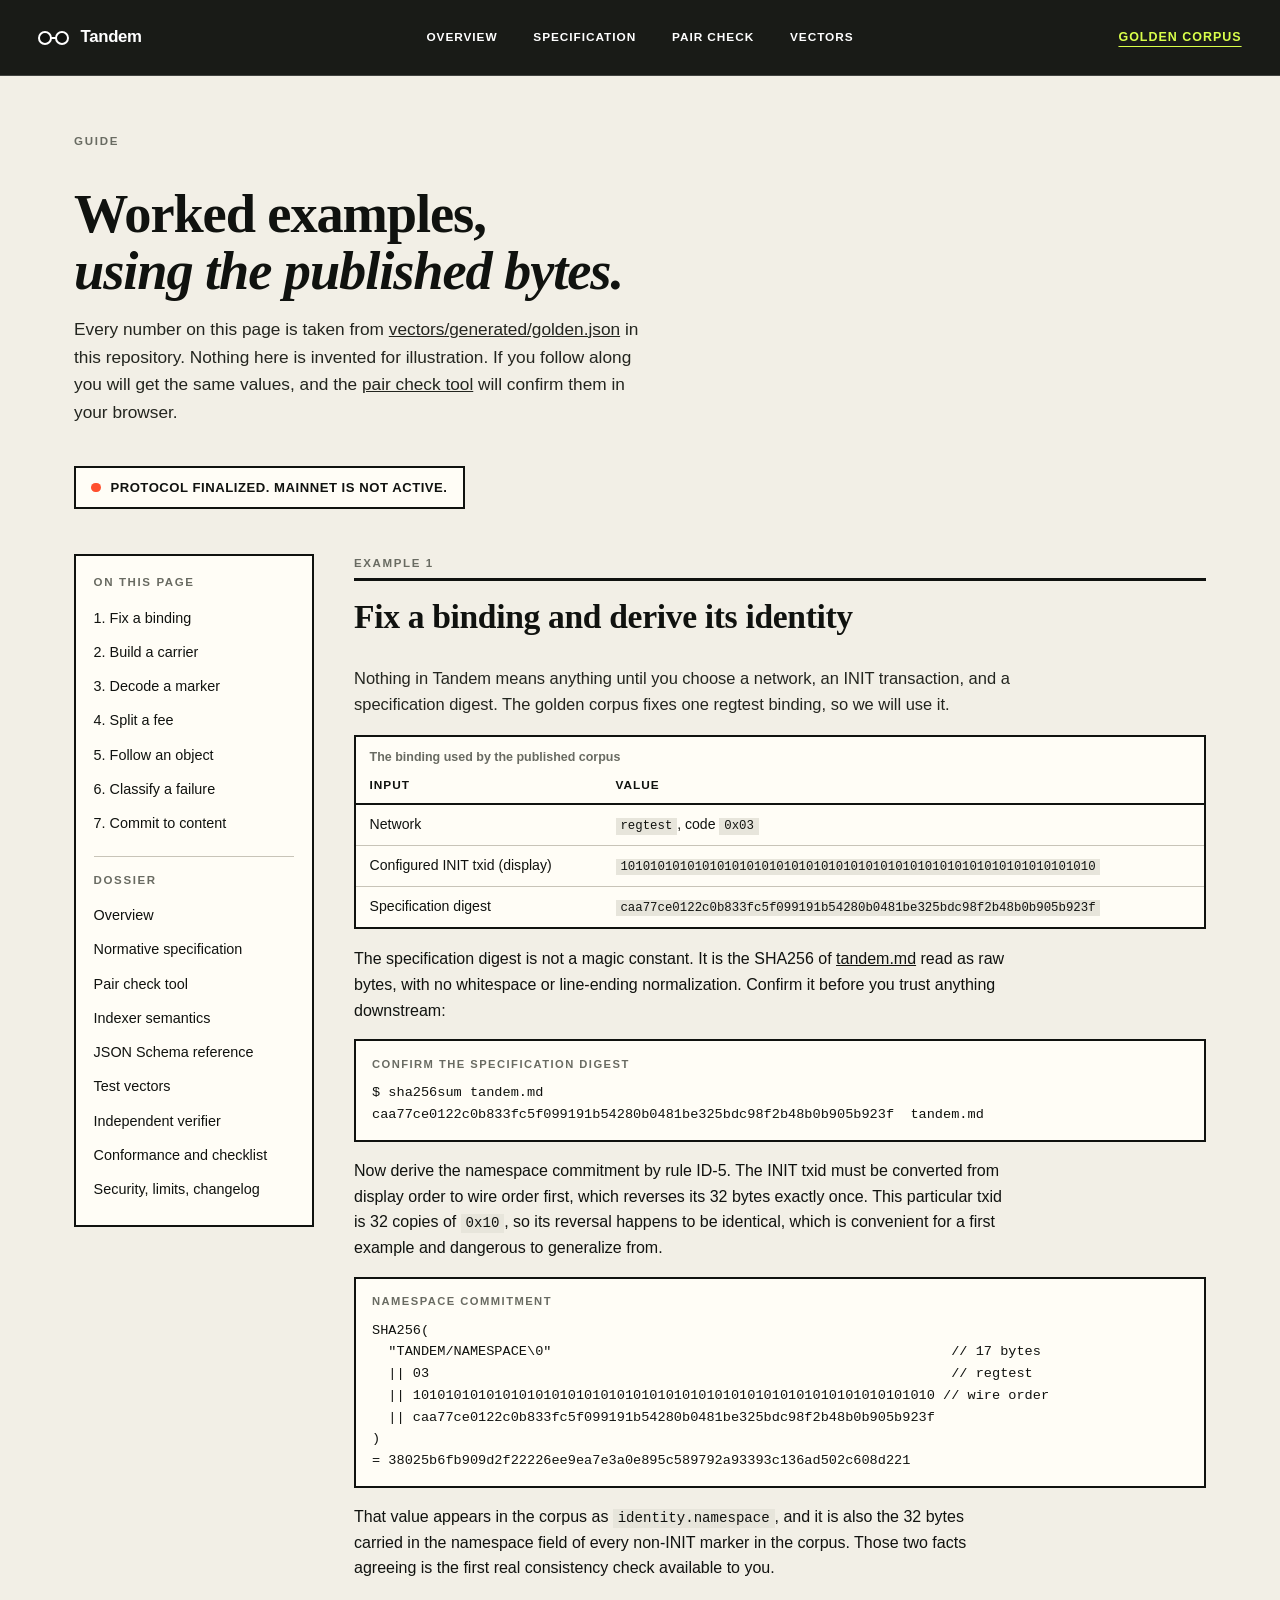
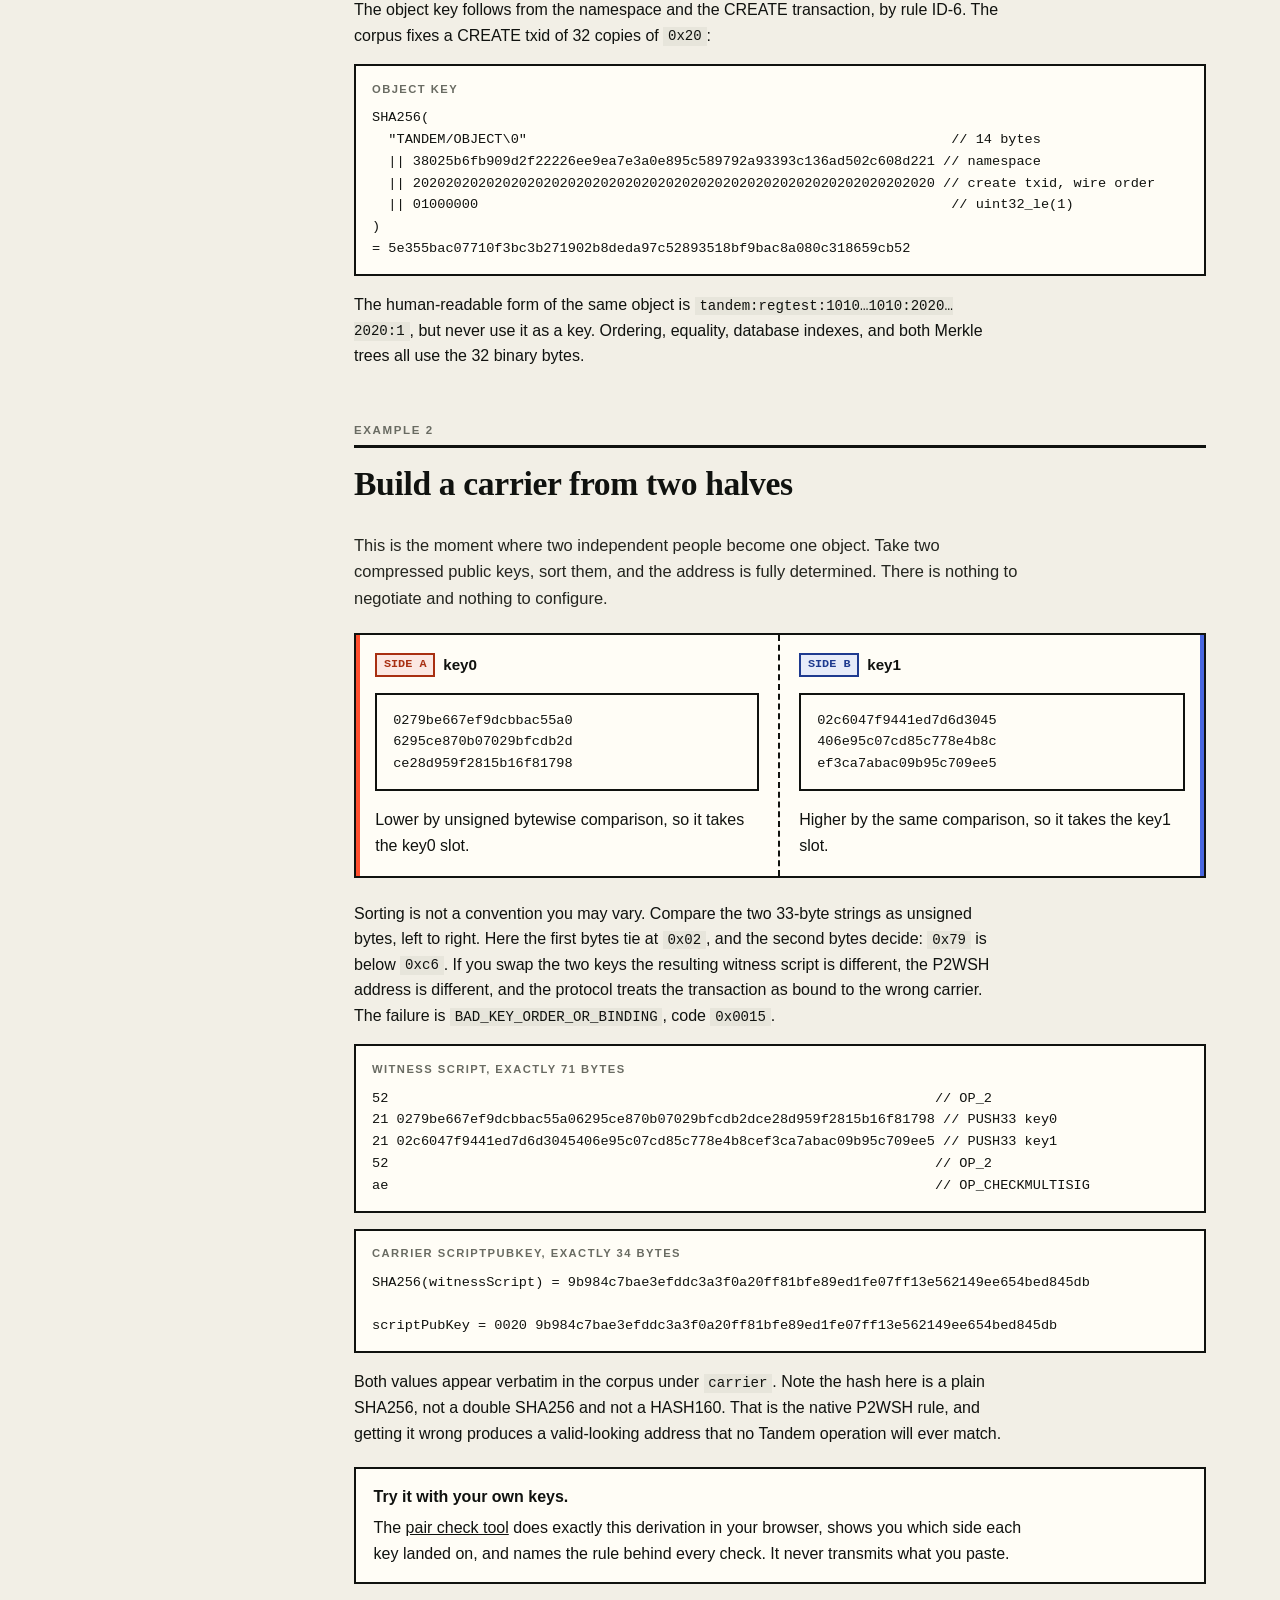
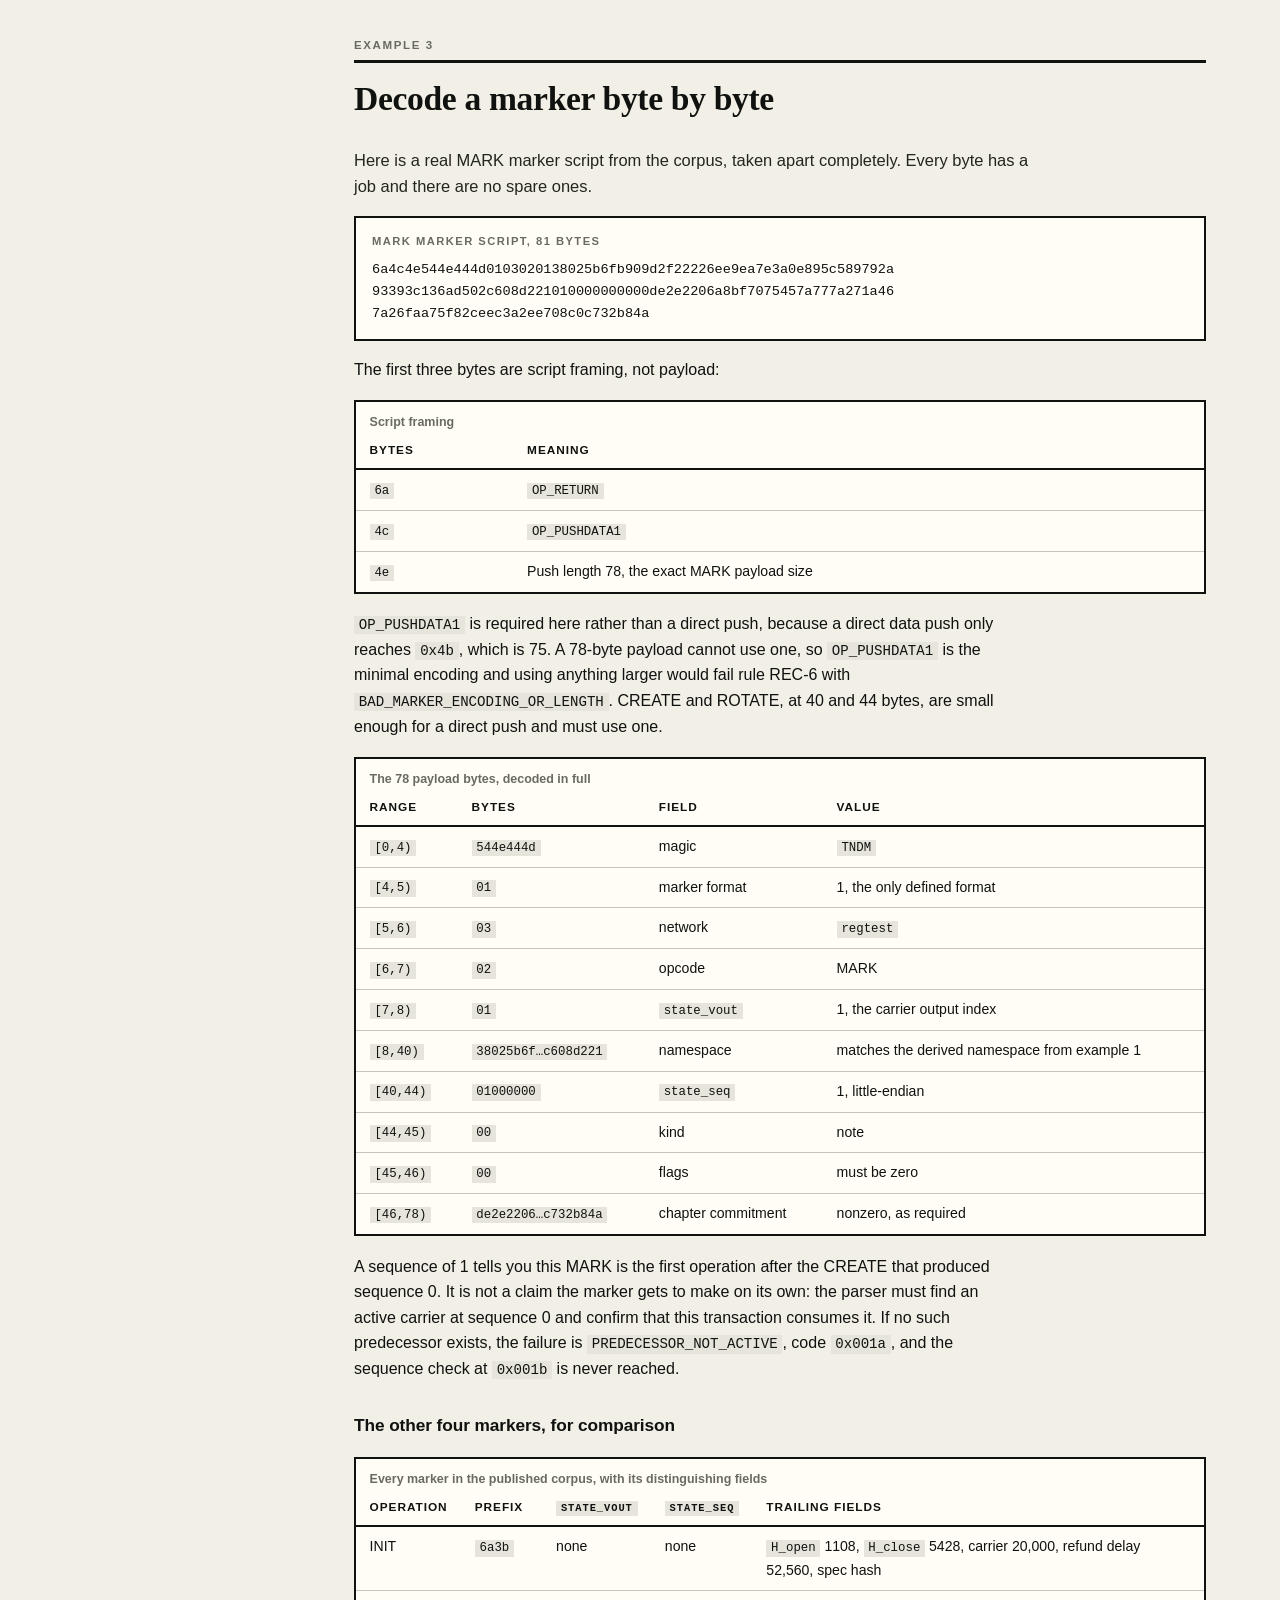
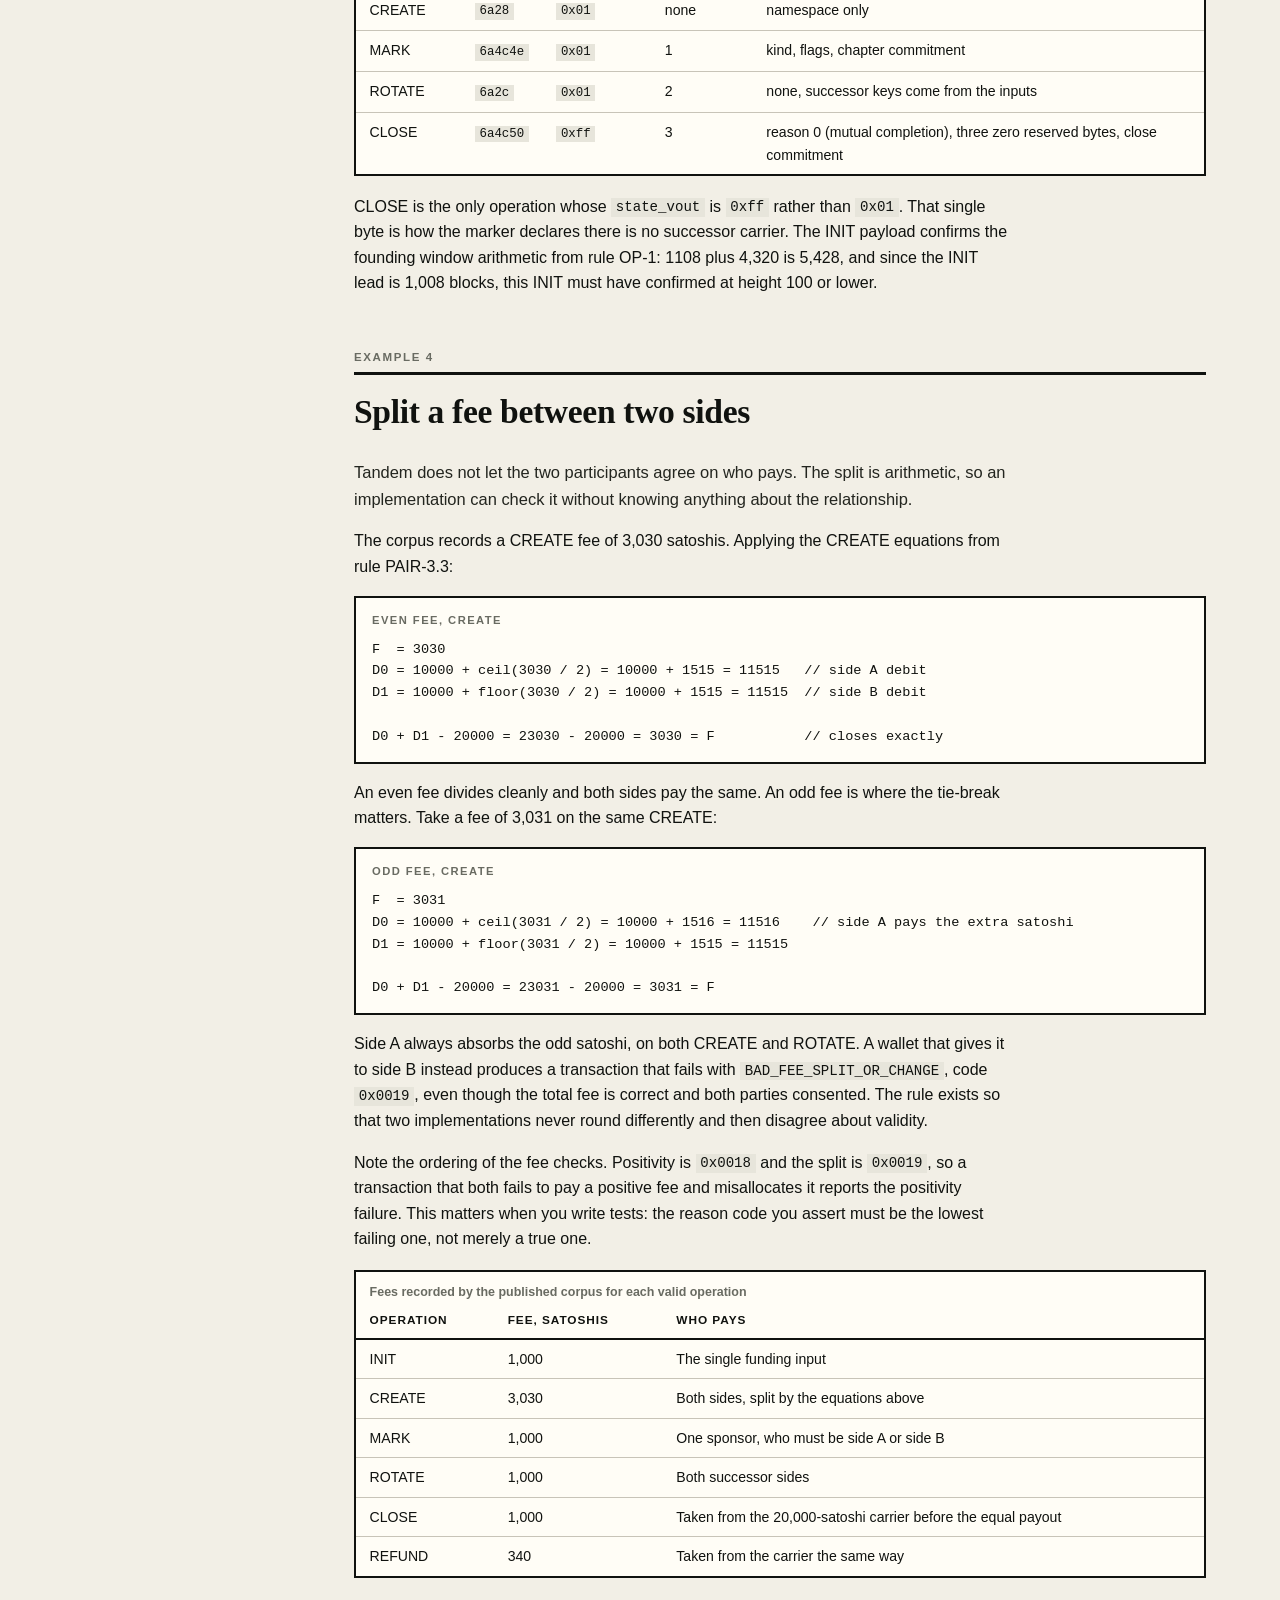
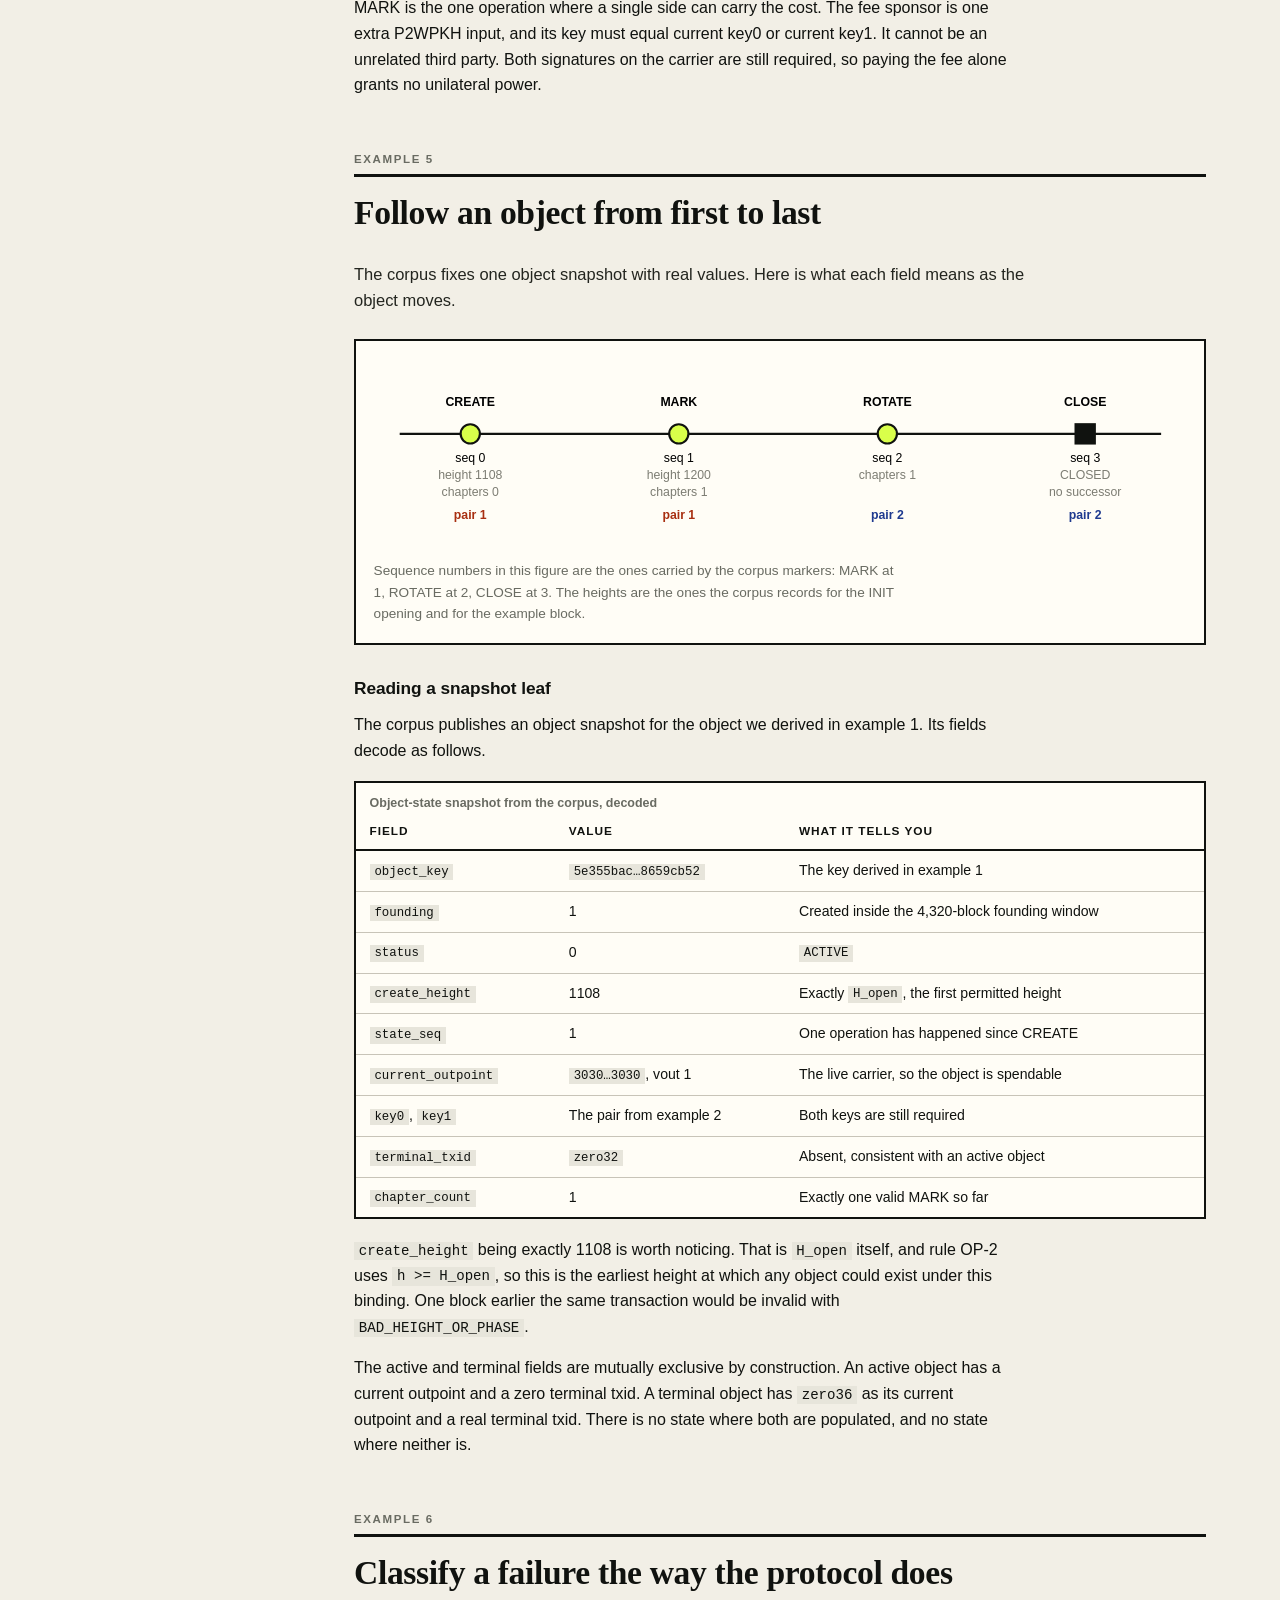
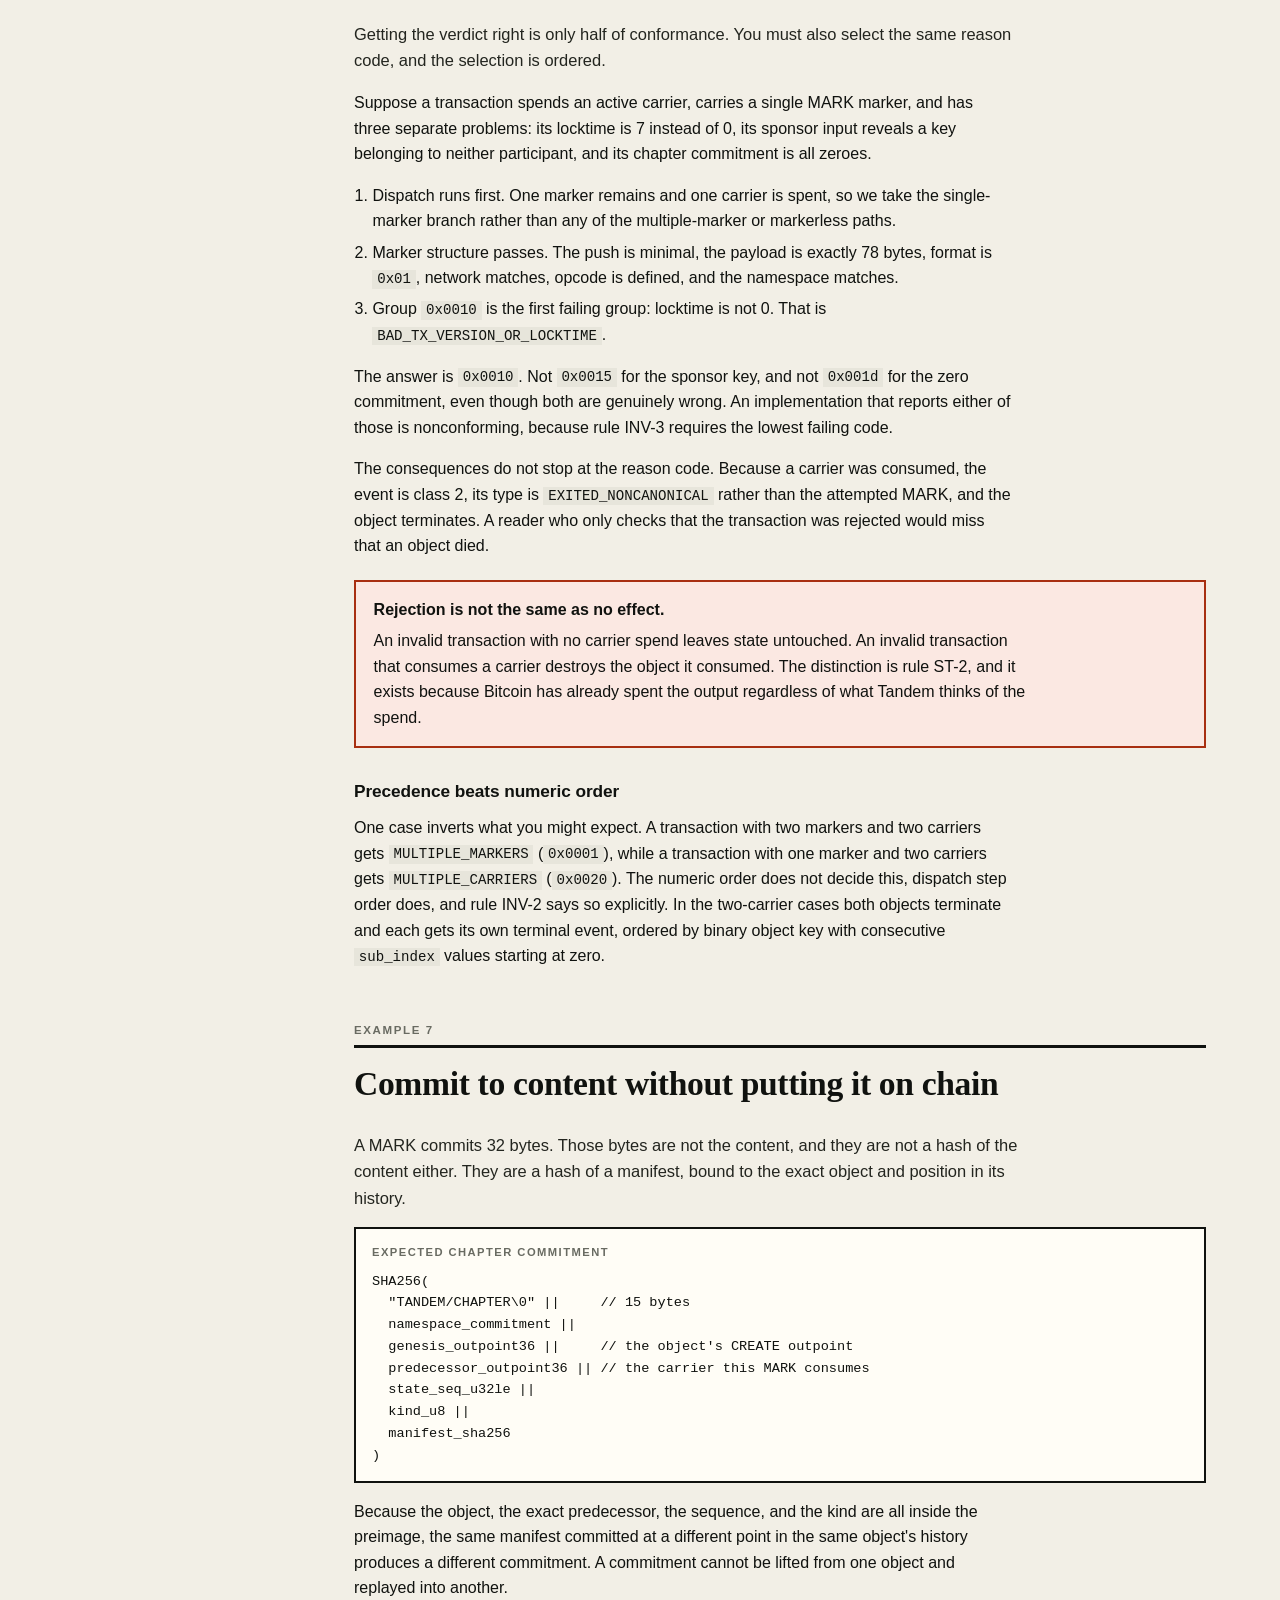
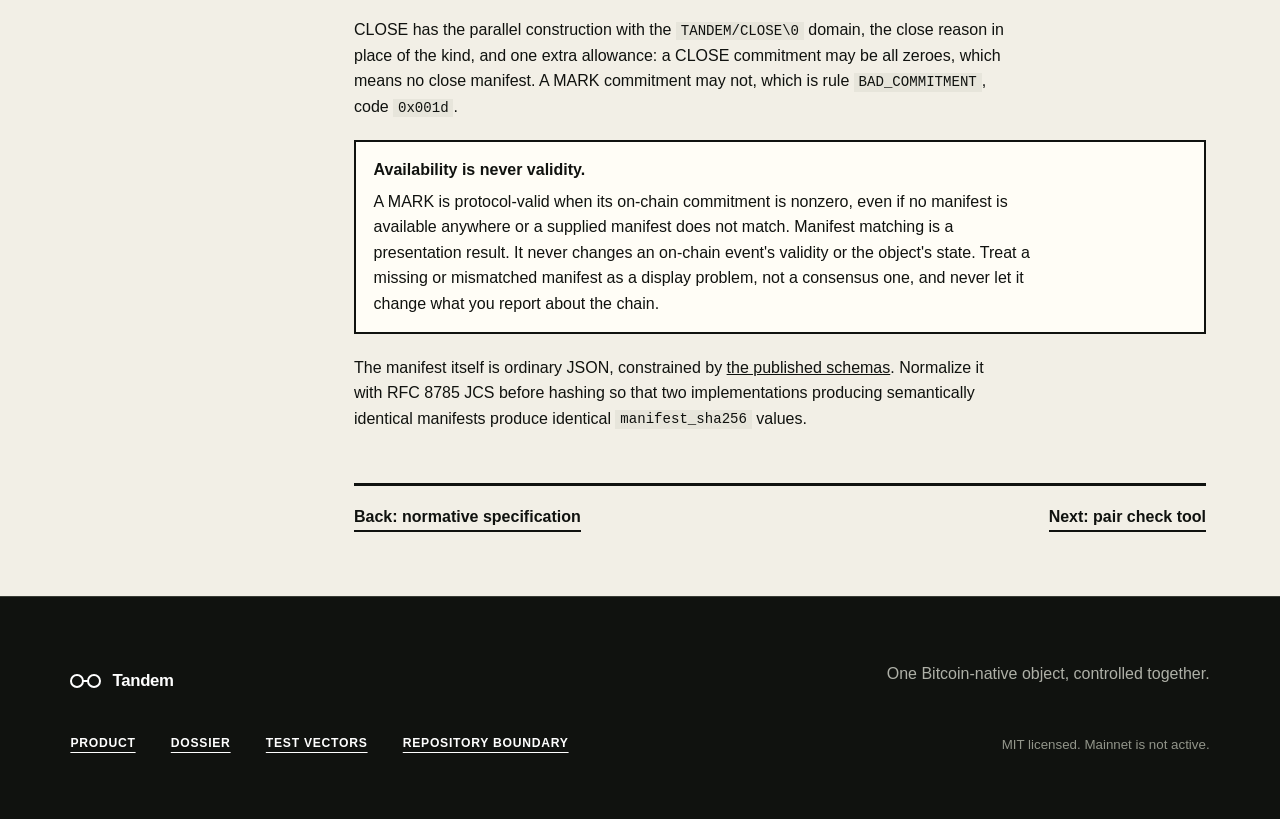
<file: docs/guide.html>
<!doctype html>
<html lang="en">
  <head>
    <meta charset="utf-8">
    <meta name="viewport" content="width=device-width, initial-scale=1">
    <meta
      name="description"
      content="Worked Tandem examples using the repository's own published vectors: decode a marker byte by byte, derive a carrier from a key pair, and follow one object through its whole life."
    >
    <meta name="theme-color" content="#10120f">
    <meta
      http-equiv="Content-Security-Policy"
      content="default-src 'self'; script-src 'self'; style-src 'self'; img-src 'self' data:; connect-src 'none'; object-src 'none'; base-uri 'self'; form-action 'self'"
    >
    <meta property="og:type" content="website">
    <meta property="og:title" content="Tandem guide and worked examples">
    <meta property="og:description" content="Decode a real Tandem marker byte by byte, derive a carrier from a key pair, and follow one object from CREATE to a terminal state.">
    <title>Tandem guide and worked examples</title>
    <link rel="stylesheet" href="../assets/site.css">
    <link rel="stylesheet" href="../assets/dossier.css">
  </head>
  <body class="dossier">
    <a class="skip-link" href="#dossier-main">Skip to the guide</a>

    <header class="site-header">
      <a class="wordmark" href="../index.html#top" aria-label="Tandem home">
        <span class="wordmark-mark" aria-hidden="true"><i></i><i></i></span>
        <span>Tandem</span>
      </a>
      <nav class="site-nav" aria-label="Dossier shortcuts">
        <a href="protocol.html">Overview</a>
        <a href="specification.html">Specification</a>
        <a href="pair-check.html">Pair check</a>
        <a href="vectors.html">Vectors</a>
      </nav>
      <a class="header-link" href="../vectors/generated/golden.json">Golden corpus</a>
    </header>

    <div class="dossier-hero">
      <p class="eyebrow">Guide</p>
      <h1>Worked examples,<br><em>using the published bytes.</em></h1>
      <p class="dossier-lede">
        Every number on this page is taken from
        <a href="../vectors/generated/golden.json">vectors/generated/golden.json</a> in this
        repository. Nothing here is invented for illustration. If you follow along you will get the
        same values, and the <a href="pair-check.html">pair check tool</a> will confirm them in
        your browser.
      </p>
      <p class="dossier-status"><i aria-hidden="true"></i> Protocol finalized. Mainnet is not active.</p>
    </div>

    <div class="dossier-shell">
      <aside class="dossier-side">
        <nav aria-label="Guide sections">
          <p>On this page</p>
          <a href="#binding">1. Fix a binding</a>
          <a href="#carrier">2. Build a carrier</a>
          <a href="#decode">3. Decode a marker</a>
          <a href="#fees">4. Split a fee</a>
          <a href="#lifecycle">5. Follow an object</a>
          <a href="#failure">6. Classify a failure</a>
          <a href="#content">7. Commit to content</a>
          <hr>
          <p>Dossier</p>
          <a href="protocol.html">Overview</a>
          <a href="specification.html">Normative specification</a>
          <a href="pair-check.html">Pair check tool</a>
          <a href="indexing.html">Indexer semantics</a>
          <a href="schemas.html">JSON Schema reference</a>
          <a href="vectors.html">Test vectors</a>
          <a href="verifier.html">Independent verifier</a>
          <a href="conformance.html">Conformance and checklist</a>
          <a href="considerations.html">Security, limits, changelog</a>
        </nav>
      </aside>

      <main class="dossier-main" id="dossier-main">
        <section id="binding" aria-labelledby="binding-title">
          <p class="kicker">Example 1</p>
          <h2 id="binding-title">Fix a binding and derive its identity</h2>
          <p class="lede">
            Nothing in Tandem means anything until you choose a network, an INIT transaction, and a
            specification digest. The golden corpus fixes one regtest binding, so we will use it.
          </p>

          <div class="scroll-x">
            <table class="tbl">
              <caption>The binding used by the published corpus</caption>
              <thead><tr><th>Input</th><th>Value</th></tr></thead>
              <tbody>
                <tr><td>Network</td><td><code>regtest</code>, code <code>0x03</code></td></tr>
                <tr><td>Configured INIT txid (display)</td><td><code>1010101010101010101010101010101010101010101010101010101010101010</code></td></tr>
                <tr><td>Specification digest</td><td><code>caa77ce0122c0b833fc5f099191b54280b0481be325bdc98f2b48b0b905b923f</code></td></tr>
              </tbody>
            </table>
          </div>

          <p>
            The specification digest is not a magic constant. It is the SHA256 of
            <a href="../tandem.md">tandem.md</a> read as raw bytes, with no whitespace or
            line-ending normalization. Confirm it before you trust anything downstream:
          </p>

          <div class="code">
            <span class="code-label">Confirm the specification digest</span>
            <pre><code>$ sha256sum tandem.md
caa77ce0122c0b833fc5f099191b54280b0481be325bdc98f2b48b0b905b923f  tandem.md</code></pre>
          </div>

          <p>
            Now derive the namespace commitment by rule ID-5. The INIT txid must be converted from
            display order to wire order first, which reverses its 32 bytes exactly once. This
            particular txid is 32 copies of <code>0x10</code>, so its reversal happens to be
            identical, which is convenient for a first example and dangerous to generalize from.
          </p>

          <div class="code">
            <span class="code-label">Namespace commitment</span>
            <pre><code>SHA256(
  "TANDEM/NAMESPACE\0"                                                 <span aria-hidden="true">// 17 bytes</span>
  || 03                                                                <span aria-hidden="true">// regtest</span>
  || 1010101010101010101010101010101010101010101010101010101010101010 <span aria-hidden="true">// wire order</span>
  || caa77ce0122c0b833fc5f099191b54280b0481be325bdc98f2b48b0b905b923f
)
= 38025b6fb909d2f22226ee9ea7e3a0e895c589792a93393c136ad502c608d221</code></pre>
          </div>

          <p>
            That value appears in the corpus as <code>identity.namespace</code>, and it is also the
            32 bytes carried in the namespace field of every non-INIT marker in the corpus. Those
            two facts agreeing is the first real consistency check available to you.
          </p>

          <p>
            The object key follows from the namespace and the CREATE transaction, by rule ID-6. The
            corpus fixes a CREATE txid of 32 copies of <code>0x20</code>:
          </p>

          <div class="code">
            <span class="code-label">Object key</span>
            <pre><code>SHA256(
  "TANDEM/OBJECT\0"                                                    <span aria-hidden="true">// 14 bytes</span>
  || 38025b6fb909d2f22226ee9ea7e3a0e895c589792a93393c136ad502c608d221 <span aria-hidden="true">// namespace</span>
  || 2020202020202020202020202020202020202020202020202020202020202020 <span aria-hidden="true">// create txid, wire order</span>
  || 01000000                                                          <span aria-hidden="true">// uint32_le(1)</span>
)
= 5e355bac07710f3bc3b271902b8deda97c52893518bf9bac8a080c318659cb52</code></pre>
          </div>

          <p>
            The human-readable form of the same object is
            <code>tandem:regtest:1010&hellip;1010:2020&hellip;2020:1</code>, but never use it as a
            key. Ordering, equality, database indexes, and both Merkle trees all use the 32 binary
            bytes.
          </p>
        </section>

        <section id="carrier" aria-labelledby="carrier-title">
          <p class="kicker">Example 2</p>
          <h2 id="carrier-title">Build a carrier from two halves</h2>
          <p class="lede">
            This is the moment where two independent people become one object. Take two compressed
            public keys, sort them, and the address is fully determined. There is nothing to
            negotiate and nothing to configure.
          </p>

          <div class="pair-band">
            <div>
              <h4><span class="side-tag a">SIDE A</span> key0</h4>
              <div class="code"><pre><code>0279be667ef9dcbbac55a0
6295ce870b07029bfcdb2d
ce28d959f2815b16f81798</code></pre></div>
              <p>Lower by unsigned bytewise comparison, so it takes the key0 slot.</p>
            </div>
            <div>
              <h4><span class="side-tag b">SIDE B</span> key1</h4>
              <div class="code"><pre><code>02c6047f9441ed7d6d3045
406e95c07cd85c778e4b8c
ef3ca7abac09b95c709ee5</code></pre></div>
              <p>Higher by the same comparison, so it takes the key1 slot.</p>
            </div>
          </div>

          <p>
            Sorting is not a convention you may vary. Compare the two 33-byte strings as unsigned
            bytes, left to right. Here the first bytes tie at <code>0x02</code>, and the second
            bytes decide: <code>0x79</code> is below <code>0xc6</code>. If you swap the two keys
            the resulting witness script is different, the P2WSH address is different, and the
            protocol treats the transaction as bound to the wrong carrier. The failure is
            <code>BAD_KEY_ORDER_OR_BINDING</code>, code <code>0x0015</code>.
          </p>

          <div class="code">
            <span class="code-label">Witness script, exactly 71 bytes</span>
            <pre><code>52                                                                   <span aria-hidden="true">// OP_2</span>
21 0279be667ef9dcbbac55a06295ce870b07029bfcdb2dce28d959f2815b16f81798 <span aria-hidden="true">// PUSH33 key0</span>
21 02c6047f9441ed7d6d3045406e95c07cd85c778e4b8cef3ca7abac09b95c709ee5 <span aria-hidden="true">// PUSH33 key1</span>
52                                                                   <span aria-hidden="true">// OP_2</span>
ae                                                                   <span aria-hidden="true">// OP_CHECKMULTISIG</span></code></pre>
          </div>

          <div class="code">
            <span class="code-label">Carrier scriptPubKey, exactly 34 bytes</span>
            <pre><code>SHA256(witnessScript) = 9b984c7bae3efddc3a3f0a20ff81bfe89ed1fe07ff13e562149ee654bed845db

scriptPubKey = 0020 9b984c7bae3efddc3a3f0a20ff81bfe89ed1fe07ff13e562149ee654bed845db</code></pre>
          </div>

          <p>
            Both values appear verbatim in the corpus under <code>carrier</code>. Note the hash
            here is a plain SHA256, not a double SHA256 and not a HASH160. That is the native
            P2WSH rule, and getting it wrong produces a valid-looking address that no Tandem
            operation will ever match.
          </p>

          <div class="note">
            <strong>Try it with your own keys.</strong>
            <p>
              The <a href="pair-check.html#carrier">pair check tool</a> does exactly this
              derivation in your browser, shows you which side each key landed on, and names the
              rule behind every check. It never transmits what you paste.
            </p>
          </div>
        </section>

        <section id="decode" aria-labelledby="decode-title">
          <p class="kicker">Example 3</p>
          <h2 id="decode-title">Decode a marker byte by byte</h2>
          <p class="lede">
            Here is a real MARK marker script from the corpus, taken apart completely. Every byte
            has a job and there are no spare ones.
          </p>

          <div class="code">
            <span class="code-label">MARK marker script, 81 bytes</span>
            <pre><code>6a4c4e544e444d0103020138025b6fb909d2f22226ee9ea7e3a0e895c589792a
93393c136ad502c608d221010000000000de2e2206a8bf7075457a777a271a46
7a26faa75f82ceec3a2ee708c0c732b84a</code></pre>
          </div>

          <p>The first three bytes are script framing, not payload:</p>

          <div class="scroll-x">
            <table class="tbl">
              <caption>Script framing</caption>
              <thead><tr><th>Bytes</th><th>Meaning</th></tr></thead>
              <tbody>
                <tr><td><code>6a</code></td><td><code>OP_RETURN</code></td></tr>
                <tr><td><code>4c</code></td><td><code>OP_PUSHDATA1</code></td></tr>
                <tr><td><code>4e</code></td><td>Push length 78, the exact MARK payload size</td></tr>
              </tbody>
            </table>
          </div>

          <p>
            <code>OP_PUSHDATA1</code> is required here rather than a direct push, because a direct
            data push only reaches <code>0x4b</code>, which is 75. A 78-byte payload cannot use one,
            so <code>OP_PUSHDATA1</code> is the minimal encoding and using anything larger would
            fail rule REC-6 with <code>BAD_MARKER_ENCODING_OR_LENGTH</code>. CREATE and ROTATE, at
            40 and 44 bytes, are small enough for a direct push and must use one.
          </p>

          <div class="scroll-x">
            <table class="tbl">
              <caption>The 78 payload bytes, decoded in full</caption>
              <thead><tr><th>Range</th><th>Bytes</th><th>Field</th><th>Value</th></tr></thead>
              <tbody>
                <tr><td><code>[0,4)</code></td><td><code>544e444d</code></td><td>magic</td><td><code>TNDM</code></td></tr>
                <tr><td><code>[4,5)</code></td><td><code>01</code></td><td>marker format</td><td>1, the only defined format</td></tr>
                <tr><td><code>[5,6)</code></td><td><code>03</code></td><td>network</td><td><code>regtest</code></td></tr>
                <tr><td><code>[6,7)</code></td><td><code>02</code></td><td>opcode</td><td>MARK</td></tr>
                <tr><td><code>[7,8)</code></td><td><code>01</code></td><td><code>state_vout</code></td><td>1, the carrier output index</td></tr>
                <tr><td><code>[8,40)</code></td><td><code>38025b6f&hellip;c608d221</code></td><td>namespace</td><td>matches the derived namespace from example 1</td></tr>
                <tr><td><code>[40,44)</code></td><td><code>01000000</code></td><td><code>state_seq</code></td><td>1, little-endian</td></tr>
                <tr><td><code>[44,45)</code></td><td><code>00</code></td><td>kind</td><td>note</td></tr>
                <tr><td><code>[45,46)</code></td><td><code>00</code></td><td>flags</td><td>must be zero</td></tr>
                <tr><td><code>[46,78)</code></td><td><code>de2e2206&hellip;c732b84a</code></td><td>chapter commitment</td><td>nonzero, as required</td></tr>
              </tbody>
            </table>
          </div>

          <p>
            A sequence of 1 tells you this MARK is the first operation after the CREATE that
            produced sequence 0. It is not a claim the marker gets to make on its own: the parser
            must find an active carrier at sequence 0 and confirm that this transaction consumes it.
            If no such predecessor exists, the failure is <code>PREDECESSOR_NOT_ACTIVE</code>, code
            <code>0x001a</code>, and the sequence check at <code>0x001b</code> is never reached.
          </p>

          <h3>The other four markers, for comparison</h3>
          <div class="scroll-x">
            <table class="tbl">
              <caption>Every marker in the published corpus, with its distinguishing fields</caption>
              <thead><tr><th>Operation</th><th>Prefix</th><th><code>state_vout</code></th><th><code>state_seq</code></th><th>Trailing fields</th></tr></thead>
              <tbody>
                <tr><td>INIT</td><td><code>6a3b</code></td><td>none</td><td>none</td><td><code>H_open</code> 1108, <code>H_close</code> 5428, carrier 20,000, refund delay 52,560, spec hash</td></tr>
                <tr><td>CREATE</td><td><code>6a28</code></td><td><code>0x01</code></td><td>none</td><td>namespace only</td></tr>
                <tr><td>MARK</td><td><code>6a4c4e</code></td><td><code>0x01</code></td><td>1</td><td>kind, flags, chapter commitment</td></tr>
                <tr><td>ROTATE</td><td><code>6a2c</code></td><td><code>0x01</code></td><td>2</td><td>none, successor keys come from the inputs</td></tr>
                <tr><td>CLOSE</td><td><code>6a4c50</code></td><td><code>0xff</code></td><td>3</td><td>reason 0 (mutual completion), three zero reserved bytes, close commitment</td></tr>
              </tbody>
            </table>
          </div>

          <p>
            CLOSE is the only operation whose <code>state_vout</code> is <code>0xff</code> rather
            than <code>0x01</code>. That single byte is how the marker declares there is no
            successor carrier. The INIT payload confirms the founding window arithmetic from rule
            OP-1: 1108 plus 4,320 is 5,428, and since the INIT lead is 1,008 blocks, this INIT must
            have confirmed at height 100 or lower.
          </p>
        </section>

        <section id="fees" aria-labelledby="fees-title">
          <p class="kicker">Example 4</p>
          <h2 id="fees-title">Split a fee between two sides</h2>
          <p class="lede">
            Tandem does not let the two participants agree on who pays. The split is arithmetic, so
            an implementation can check it without knowing anything about the relationship.
          </p>

          <p>
            The corpus records a CREATE fee of 3,030 satoshis. Applying the CREATE equations from
            rule PAIR-3.3:
          </p>

          <div class="code">
            <span class="code-label">Even fee, CREATE</span>
            <pre><code>F  = 3030
D0 = 10000 + ceil(3030 / 2) = 10000 + 1515 = 11515   <span aria-hidden="true">// side A debit</span>
D1 = 10000 + floor(3030 / 2) = 10000 + 1515 = 11515  <span aria-hidden="true">// side B debit</span>

D0 + D1 - 20000 = 23030 - 20000 = 3030 = F           <span aria-hidden="true">// closes exactly</span></code></pre>
          </div>

          <p>
            An even fee divides cleanly and both sides pay the same. An odd fee is where the
            tie-break matters. Take a fee of 3,031 on the same CREATE:
          </p>

          <div class="code">
            <span class="code-label">Odd fee, CREATE</span>
            <pre><code>F  = 3031
D0 = 10000 + ceil(3031 / 2) = 10000 + 1516 = 11516    <span aria-hidden="true">// side A pays the extra satoshi</span>
D1 = 10000 + floor(3031 / 2) = 10000 + 1515 = 11515

D0 + D1 - 20000 = 23031 - 20000 = 3031 = F</code></pre>
          </div>

          <p>
            Side A always absorbs the odd satoshi, on both CREATE and ROTATE. A wallet that gives
            it to side B instead produces a transaction that fails with
            <code>BAD_FEE_SPLIT_OR_CHANGE</code>, code <code>0x0019</code>, even though the total
            fee is correct and both parties consented. The rule exists so that two implementations
            never round differently and then disagree about validity.
          </p>

          <p>
            Note the ordering of the fee checks. Positivity is <code>0x0018</code> and the split is
            <code>0x0019</code>, so a transaction that both fails to pay a positive fee and
            misallocates it reports the positivity failure. This matters when you write tests: the
            reason code you assert must be the lowest failing one, not merely a true one.
          </p>

          <div class="scroll-x">
            <table class="tbl">
              <caption>Fees recorded by the published corpus for each valid operation</caption>
              <thead><tr><th>Operation</th><th>Fee, satoshis</th><th>Who pays</th></tr></thead>
              <tbody>
                <tr><td>INIT</td><td>1,000</td><td>The single funding input</td></tr>
                <tr><td>CREATE</td><td>3,030</td><td>Both sides, split by the equations above</td></tr>
                <tr><td>MARK</td><td>1,000</td><td>One sponsor, who must be side A or side B</td></tr>
                <tr><td>ROTATE</td><td>1,000</td><td>Both successor sides</td></tr>
                <tr><td>CLOSE</td><td>1,000</td><td>Taken from the 20,000-satoshi carrier before the equal payout</td></tr>
                <tr><td>REFUND</td><td>340</td><td>Taken from the carrier the same way</td></tr>
              </tbody>
            </table>
          </div>

          <p>
            MARK is the one operation where a single side can carry the cost. The fee sponsor is
            one extra P2WPKH input, and its key must equal current key0 or current key1. It cannot
            be an unrelated third party. Both signatures on the carrier are still required, so
            paying the fee alone grants no unilateral power.
          </p>
        </section>

        <section id="lifecycle" aria-labelledby="lifecycle-title">
          <p class="kicker">Example 5</p>
          <h2 id="lifecycle-title">Follow an object from first to last</h2>
          <p class="lede">
            The corpus fixes one object snapshot with real values. Here is what each field means as
            the object moves.
          </p>

          <figure class="diagram">
            <svg viewBox="0 0 760 176" role="img" aria-labelledby="lc-title lc-desc">
              <title id="lc-title">One object across four operations</title>
              <desc id="lc-desc">
                A CREATE at height 1108 starts the object at sequence 0 with chapter count 0. A MARK
                moves it to sequence 1 and chapter count 1, keeping the same pair. A ROTATE moves it
                to sequence 2 with a new pair and an unchanged chapter count. A CLOSE moves it to
                sequence 3 and the CLOSED status with no successor.
              </desc>
              <g font-family="Inter, ui-sans-serif, sans-serif" font-size="11.5">
                <line x1="24" y1="70" x2="736" y2="70" stroke="#10120f" stroke-width="2"></line>

                <g>
                  <circle cx="90" cy="70" r="9" fill="var(--acid)" stroke="#10120f" stroke-width="2"></circle>
                  <text x="90" y="44" text-anchor="middle" font-weight="700">CREATE</text>
                  <text x="90" y="96" text-anchor="middle">seq 0</text>
                  <text x="90" y="112" text-anchor="middle" fill="#7d7d73">height 1108</text>
                  <text x="90" y="128" text-anchor="middle" fill="#7d7d73">chapters 0</text>
                  <text x="90" y="150" text-anchor="middle" font-weight="700" fill="var(--side-a)">pair 1</text>
                </g>

                <g>
                  <circle cx="285" cy="70" r="9" fill="var(--acid)" stroke="#10120f" stroke-width="2"></circle>
                  <text x="285" y="44" text-anchor="middle" font-weight="700">MARK</text>
                  <text x="285" y="96" text-anchor="middle">seq 1</text>
                  <text x="285" y="112" text-anchor="middle" fill="#7d7d73">height 1200</text>
                  <text x="285" y="128" text-anchor="middle" fill="#7d7d73">chapters 1</text>
                  <text x="285" y="150" text-anchor="middle" font-weight="700" fill="var(--side-a)">pair 1</text>
                </g>

                <g>
                  <circle cx="480" cy="70" r="9" fill="var(--acid)" stroke="#10120f" stroke-width="2"></circle>
                  <text x="480" y="44" text-anchor="middle" font-weight="700">ROTATE</text>
                  <text x="480" y="96" text-anchor="middle">seq 2</text>
                  <text x="480" y="112" text-anchor="middle" fill="#7d7d73">chapters 1</text>
                  <text x="480" y="150" text-anchor="middle" font-weight="700" fill="var(--side-b)">pair 2</text>
                </g>

                <g>
                  <rect x="655" y="60" width="20" height="20" fill="#10120f"></rect>
                  <text x="665" y="44" text-anchor="middle" font-weight="700">CLOSE</text>
                  <text x="665" y="96" text-anchor="middle">seq 3</text>
                  <text x="665" y="112" text-anchor="middle" fill="#7d7d73">CLOSED</text>
                  <text x="665" y="128" text-anchor="middle" fill="#7d7d73">no successor</text>
                  <text x="665" y="150" text-anchor="middle" font-weight="700" fill="var(--side-b)">pair 2</text>
                </g>
              </g>
            </svg>
            <figcaption>
              Sequence numbers in this figure are the ones carried by the corpus markers: MARK at 1,
              ROTATE at 2, CLOSE at 3. The heights are the ones the corpus records for the INIT
              opening and for the example block.
            </figcaption>
          </figure>

          <h3>Reading a snapshot leaf</h3>
          <p>
            The corpus publishes an object snapshot for the object we derived in example 1. Its
            fields decode as follows.
          </p>

          <div class="scroll-x">
            <table class="tbl">
              <caption>Object-state snapshot from the corpus, decoded</caption>
              <thead><tr><th>Field</th><th>Value</th><th>What it tells you</th></tr></thead>
              <tbody>
                <tr><td><code>object_key</code></td><td><code>5e355bac&hellip;8659cb52</code></td><td>The key derived in example 1</td></tr>
                <tr><td><code>founding</code></td><td>1</td><td>Created inside the 4,320-block founding window</td></tr>
                <tr><td><code>status</code></td><td>0</td><td><code>ACTIVE</code></td></tr>
                <tr><td><code>create_height</code></td><td>1108</td><td>Exactly <code>H_open</code>, the first permitted height</td></tr>
                <tr><td><code>state_seq</code></td><td>1</td><td>One operation has happened since CREATE</td></tr>
                <tr><td><code>current_outpoint</code></td><td><code>3030&hellip;3030</code>, vout 1</td><td>The live carrier, so the object is spendable</td></tr>
                <tr><td><code>key0</code>, <code>key1</code></td><td>The pair from example 2</td><td>Both keys are still required</td></tr>
                <tr><td><code>terminal_txid</code></td><td><code>zero32</code></td><td>Absent, consistent with an active object</td></tr>
                <tr><td><code>chapter_count</code></td><td>1</td><td>Exactly one valid MARK so far</td></tr>
              </tbody>
            </table>
          </div>

          <p>
            <code>create_height</code> being exactly 1108 is worth noticing. That is
            <code>H_open</code> itself, and rule OP-2 uses <code>h &gt;= H_open</code>, so this is
            the earliest height at which any object could exist under this binding. One block
            earlier the same transaction would be invalid with <code>BAD_HEIGHT_OR_PHASE</code>.
          </p>

          <p>
            The active and terminal fields are mutually exclusive by construction. An active object
            has a current outpoint and a zero terminal txid. A terminal object has
            <code>zero36</code> as its current outpoint and a real terminal txid. There is no state
            where both are populated, and no state where neither is.
          </p>
        </section>

        <section id="failure" aria-labelledby="failure-title">
          <p class="kicker">Example 6</p>
          <h2 id="failure-title">Classify a failure the way the protocol does</h2>
          <p class="lede">
            Getting the verdict right is only half of conformance. You must also select the same
            reason code, and the selection is ordered.
          </p>

          <p>
            Suppose a transaction spends an active carrier, carries a single MARK marker, and has
            three separate problems: its locktime is 7 instead of 0, its sponsor input reveals a key
            belonging to neither participant, and its chapter commitment is all zeroes.
          </p>

          <ol>
            <li>Dispatch runs first. One marker remains and one carrier is spent, so we take the single-marker branch rather than any of the multiple-marker or markerless paths.</li>
            <li>Marker structure passes. The push is minimal, the payload is exactly 78 bytes, format is <code>0x01</code>, network matches, opcode is defined, and the namespace matches.</li>
            <li>Group <code>0x0010</code> is the first failing group: locktime is not 0. That is <code>BAD_TX_VERSION_OR_LOCKTIME</code>.</li>
          </ol>

          <p>
            The answer is <code>0x0010</code>. Not <code>0x0015</code> for the sponsor key, and not
            <code>0x001d</code> for the zero commitment, even though both are genuinely wrong. An
            implementation that reports either of those is nonconforming, because rule INV-3
            requires the lowest failing code.
          </p>

          <p>
            The consequences do not stop at the reason code. Because a carrier was consumed, the
            event is class 2, its type is <code>EXITED_NONCANONICAL</code> rather than the attempted
            MARK, and the object terminates. A reader who only checks that the transaction was
            rejected would miss that an object died.
          </p>

          <div class="note warn">
            <strong>Rejection is not the same as no effect.</strong>
            <p>
              An invalid transaction with no carrier spend leaves state untouched. An invalid
              transaction that consumes a carrier destroys the object it consumed. The distinction
              is rule ST-2, and it exists because Bitcoin has already spent the output regardless of
              what Tandem thinks of the spend.
            </p>
          </div>

          <h3>Precedence beats numeric order</h3>
          <p>
            One case inverts what you might expect. A transaction with two markers and two carriers
            gets <code>MULTIPLE_MARKERS</code> (<code>0x0001</code>), while a transaction with one
            marker and two carriers gets <code>MULTIPLE_CARRIERS</code> (<code>0x0020</code>). The
            numeric order does not decide this, dispatch step order does, and rule INV-2 says so
            explicitly. In the two-carrier cases both objects terminate and each gets its own
            terminal event, ordered by binary object key with consecutive <code>sub_index</code>
            values starting at zero.
          </p>
        </section>

        <section id="content" aria-labelledby="content-title">
          <p class="kicker">Example 7</p>
          <h2 id="content-title">Commit to content without putting it on chain</h2>
          <p class="lede">
            A MARK commits 32 bytes. Those bytes are not the content, and they are not a hash of
            the content either. They are a hash of a manifest, bound to the exact object and
            position in its history.
          </p>

          <div class="code">
            <span class="code-label">Expected chapter commitment</span>
            <pre><code>SHA256(
  "TANDEM/CHAPTER\0" ||     <span aria-hidden="true">// 15 bytes</span>
  namespace_commitment ||
  genesis_outpoint36 ||     <span aria-hidden="true">// the object's CREATE outpoint</span>
  predecessor_outpoint36 || <span aria-hidden="true">// the carrier this MARK consumes</span>
  state_seq_u32le ||
  kind_u8 ||
  manifest_sha256
)</code></pre>
          </div>

          <p>
            Because the object, the exact predecessor, the sequence, and the kind are all inside the
            preimage, the same manifest committed at a different point in the same object's history
            produces a different commitment. A commitment cannot be lifted from one object and
            replayed into another.
          </p>

          <p>
            CLOSE has the parallel construction with the <code>TANDEM/CLOSE\0</code> domain, the
            close reason in place of the kind, and one extra allowance: a CLOSE commitment may be
            all zeroes, which means no close manifest. A MARK commitment may not, which is rule
            <code>BAD_COMMITMENT</code>, code <code>0x001d</code>.
          </p>

          <div class="note">
            <strong>Availability is never validity.</strong>
            <p>
              A MARK is protocol-valid when its on-chain commitment is nonzero, even if no manifest
              is available anywhere or a supplied manifest does not match. Manifest matching is a
              presentation result. It never changes an on-chain event's validity or the object's
              state. Treat a missing or mismatched manifest as a display problem, not a consensus
              one, and never let it change what you report about the chain.
            </p>
          </div>

          <p>
            The manifest itself is ordinary JSON, constrained by
            <a href="schemas.html">the published schemas</a>. Normalize it with RFC 8785 JCS
            before hashing so that two implementations producing semantically identical manifests
            produce identical <code>manifest_sha256</code> values.
          </p>
        </section>

        <nav class="page-nav" aria-label="Dossier pagination">
          <a href="specification.html">Back: normative specification</a>
          <a href="pair-check.html">Next: pair check tool</a>
        </nav>
      </main>
    </div>

    <footer class="site-footer docs-footer">
      <div class="wordmark footer-wordmark">
        <span class="wordmark-mark" aria-hidden="true"><i></i><i></i></span>
        <span>Tandem</span>
      </div>
      <p>One Bitcoin-native object, controlled together.</p>
      <nav aria-label="Footer navigation">
        <a href="../index.html">Product</a>
        <a href="protocol.html">Dossier</a>
        <a href="vectors.html">Test vectors</a>
        <a href="../REPOSITORY_BOUNDARY.md">Repository boundary</a>
      </nav>
      <small>MIT licensed. Mainnet is not active.</small>
    </footer>
  </body>
</html>
</file>
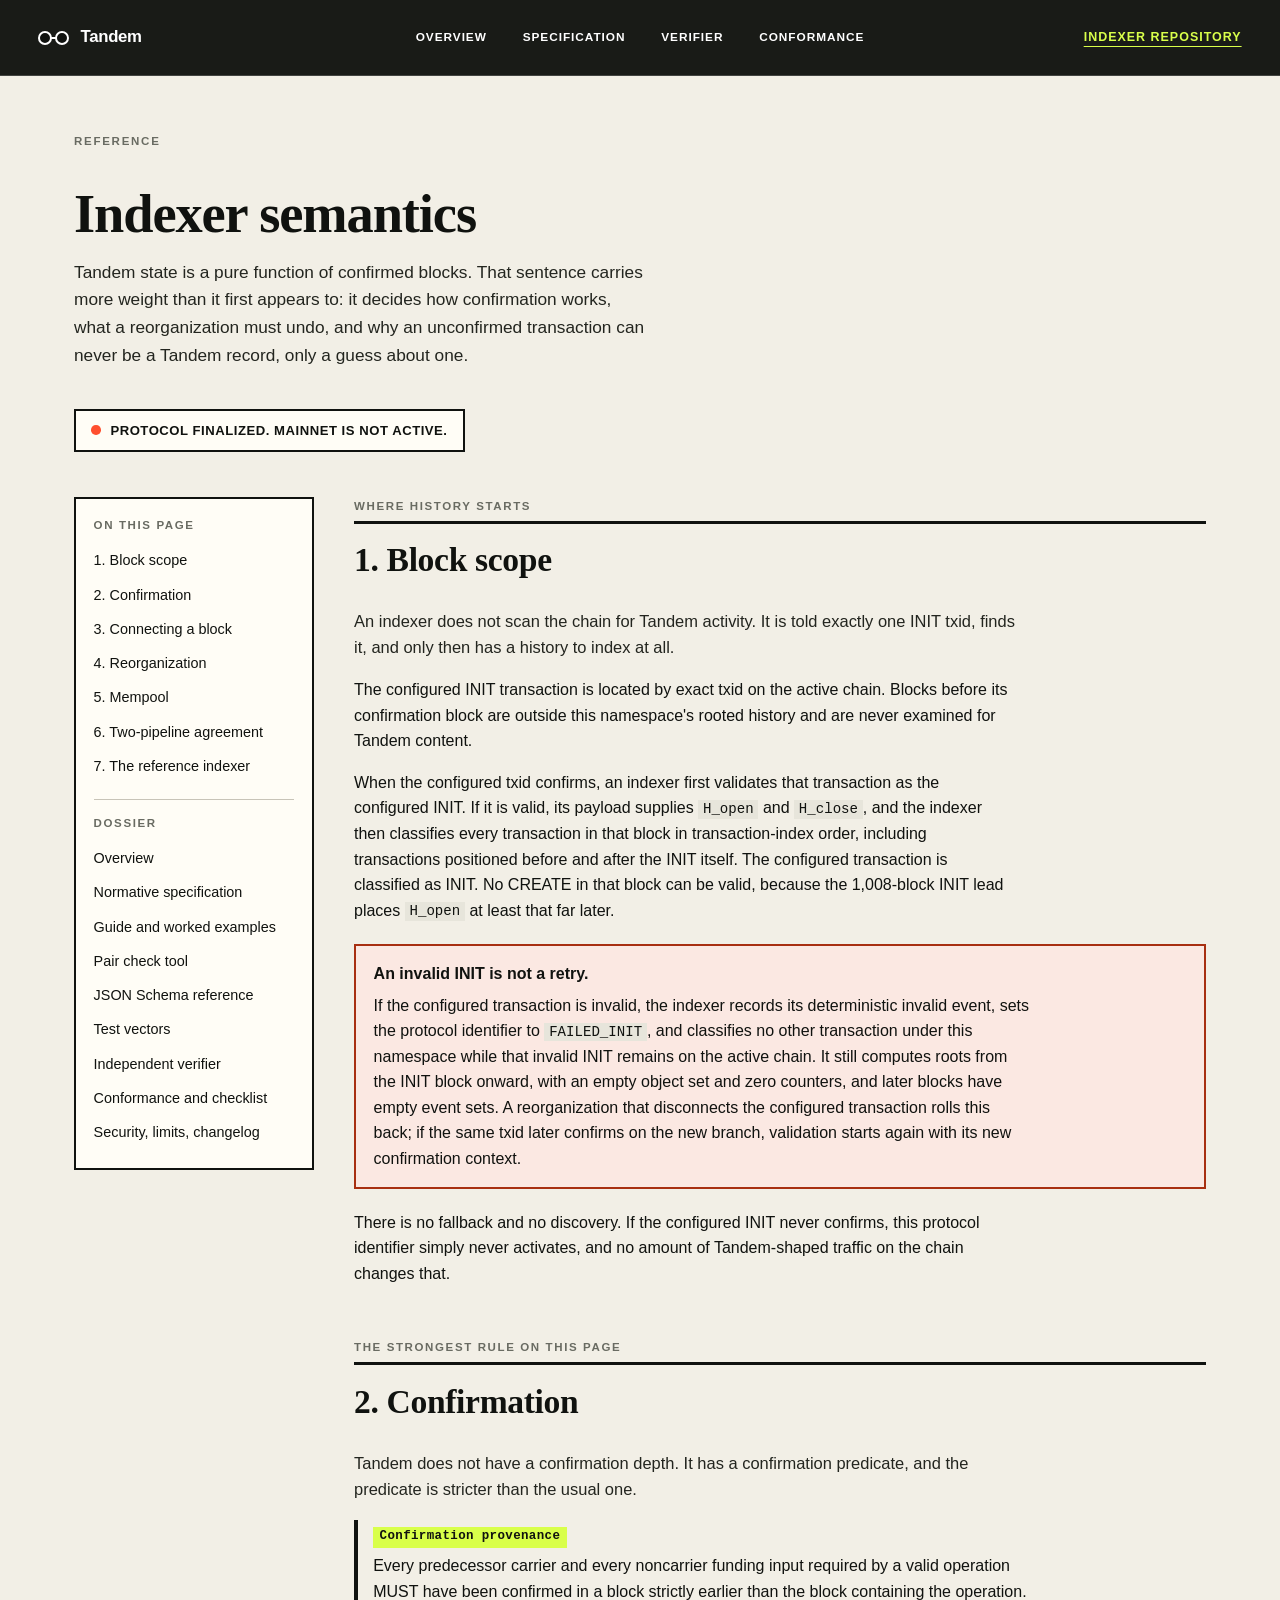
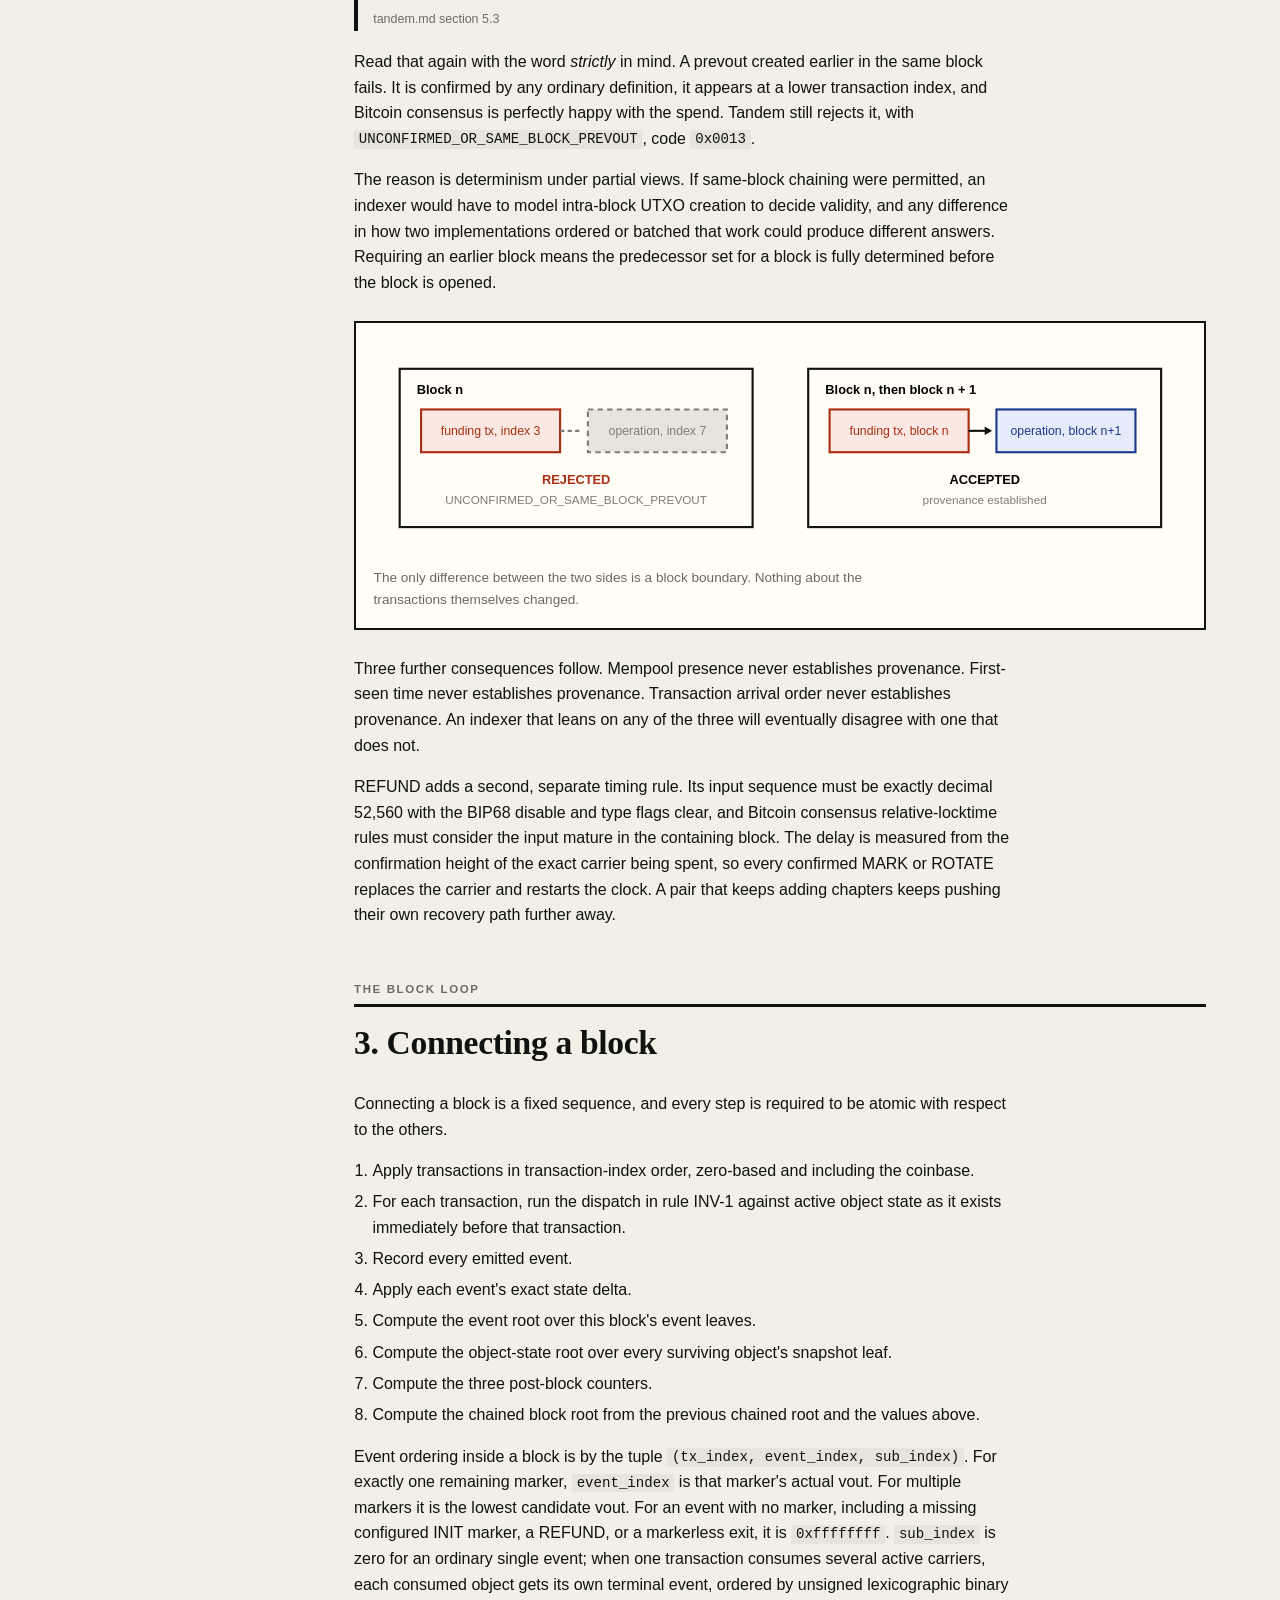
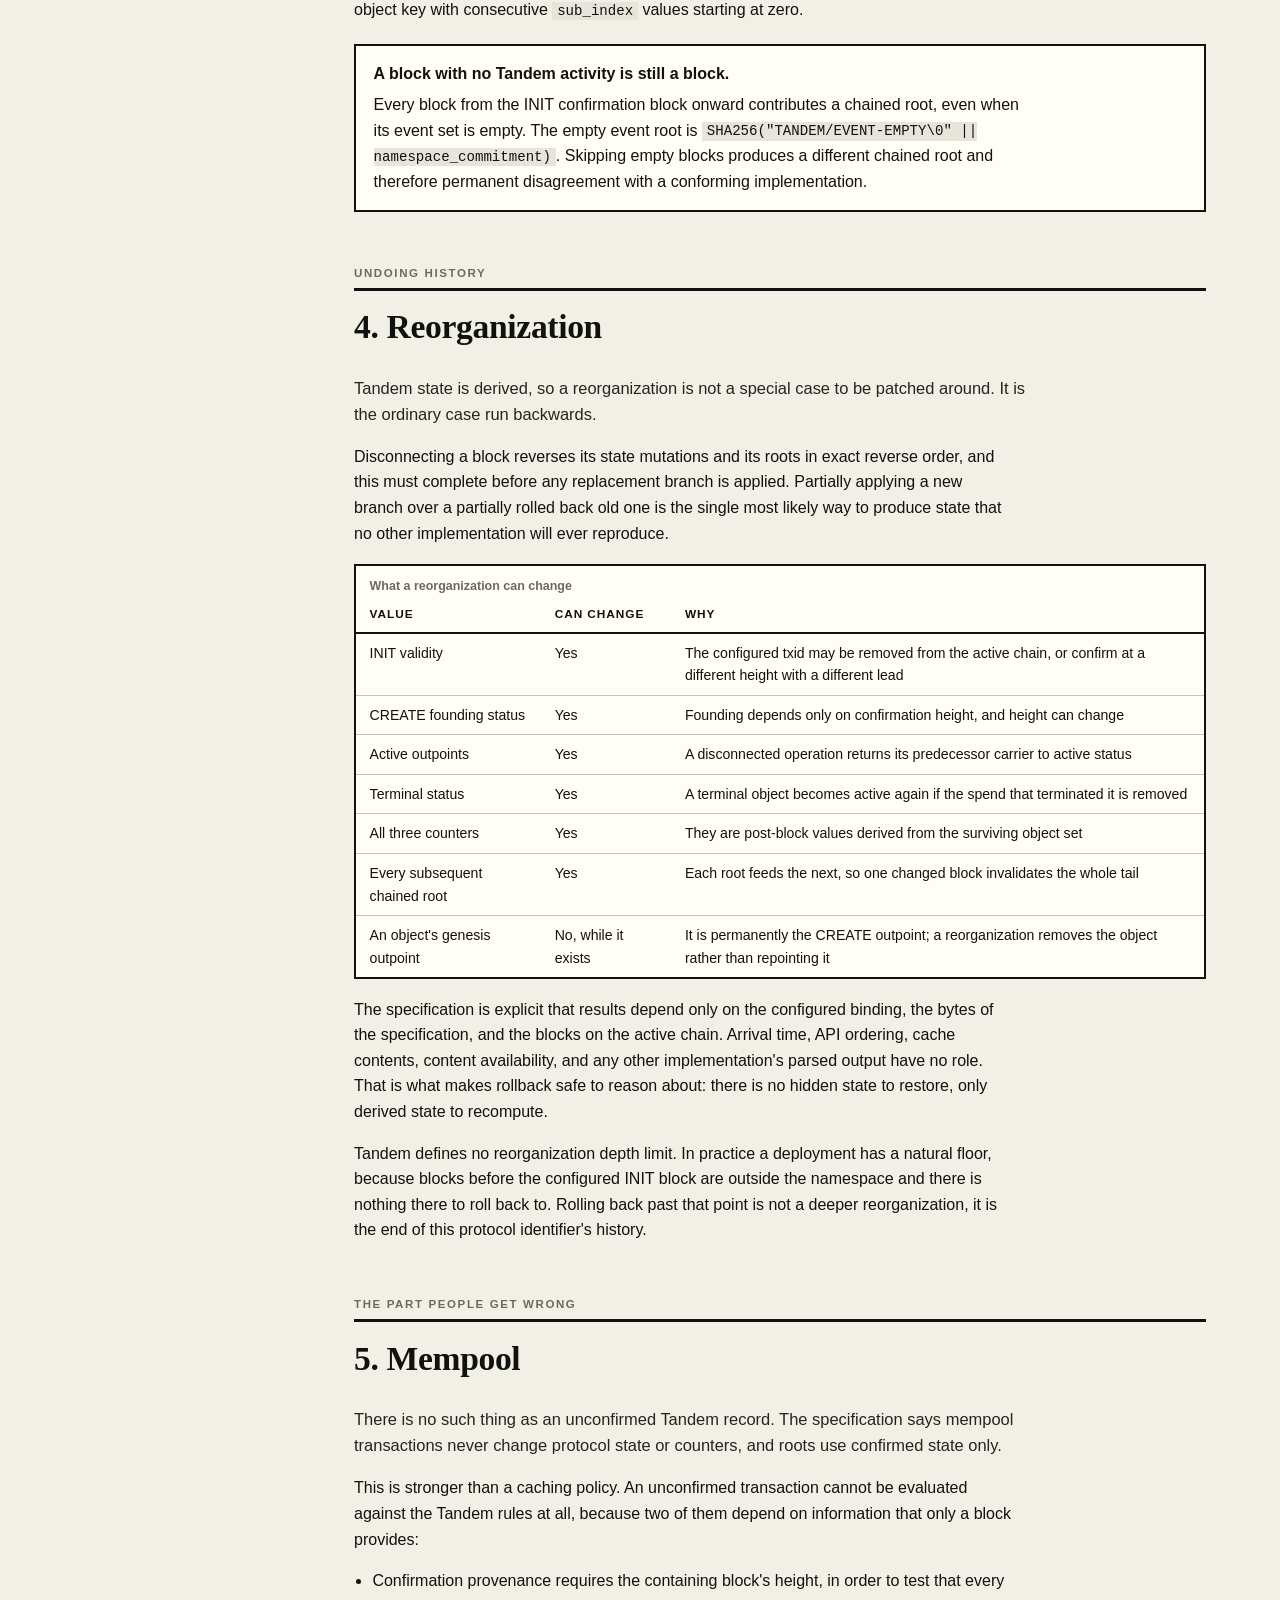
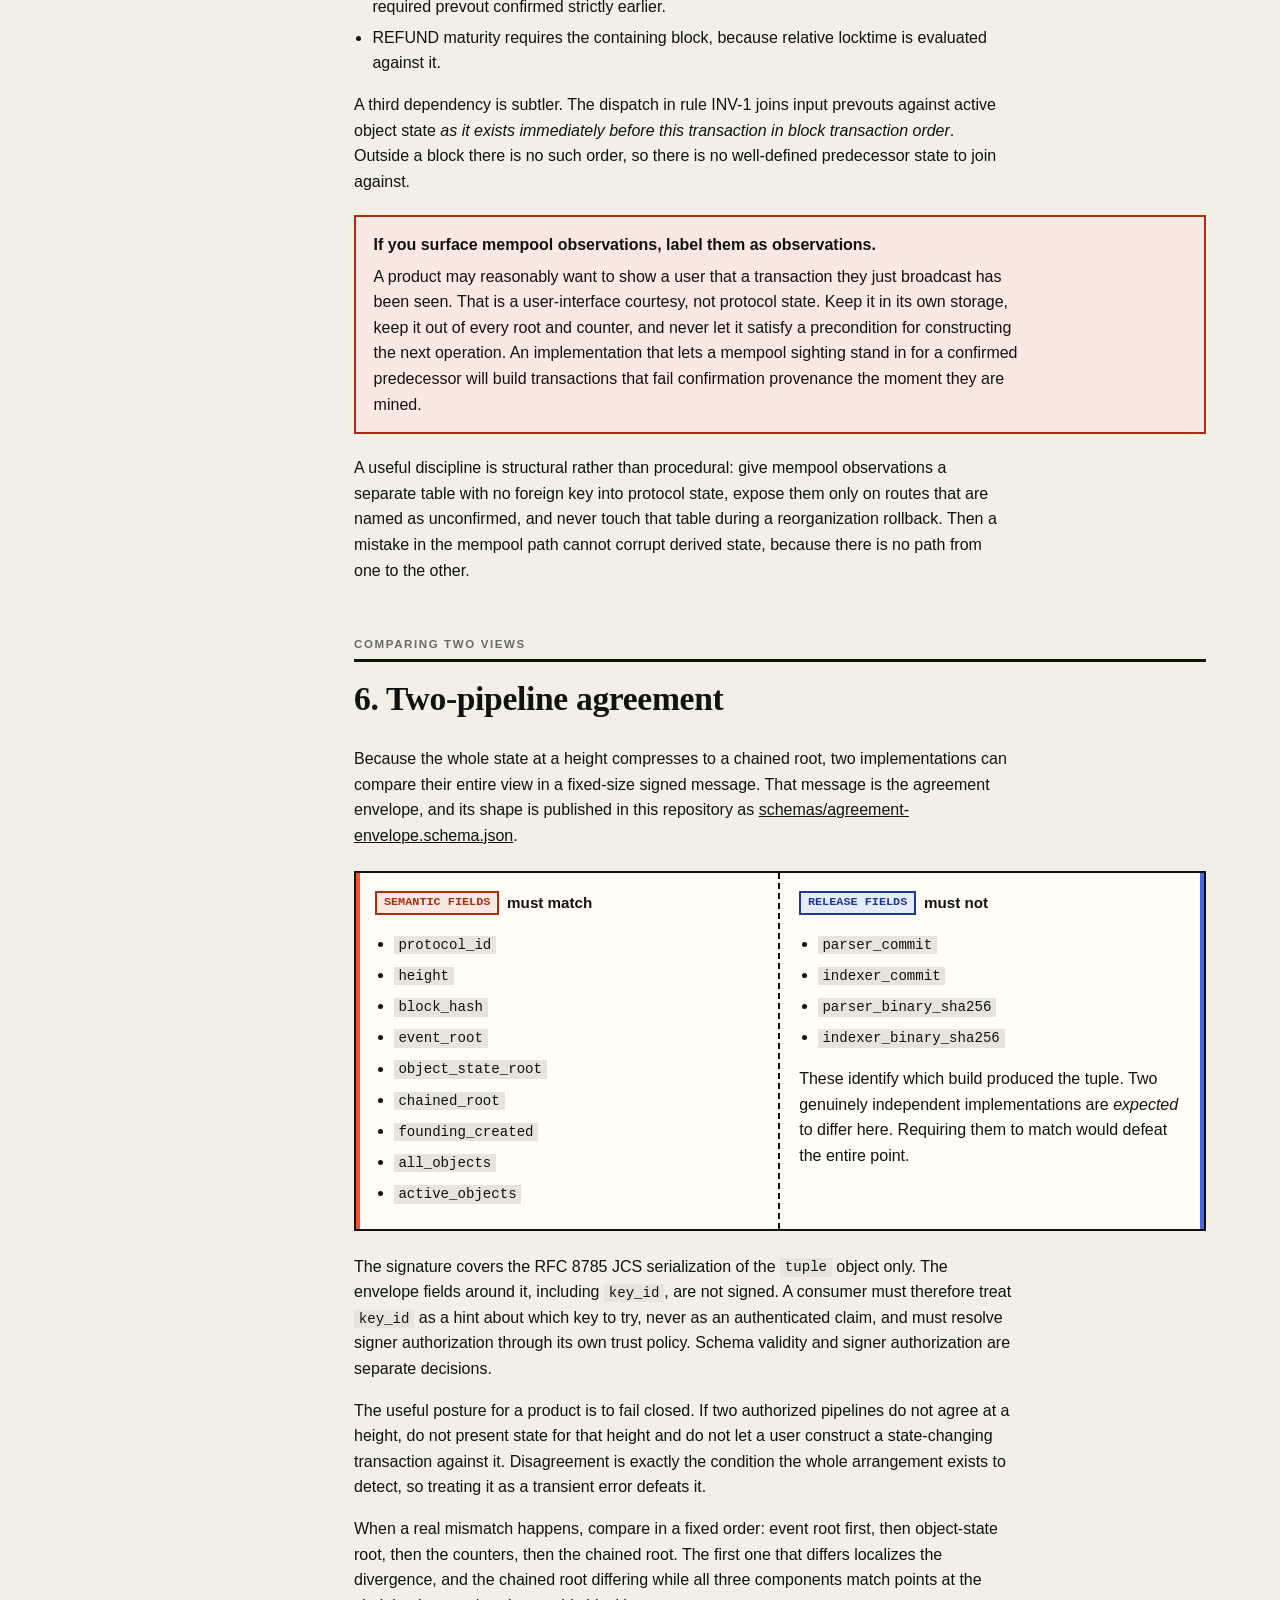
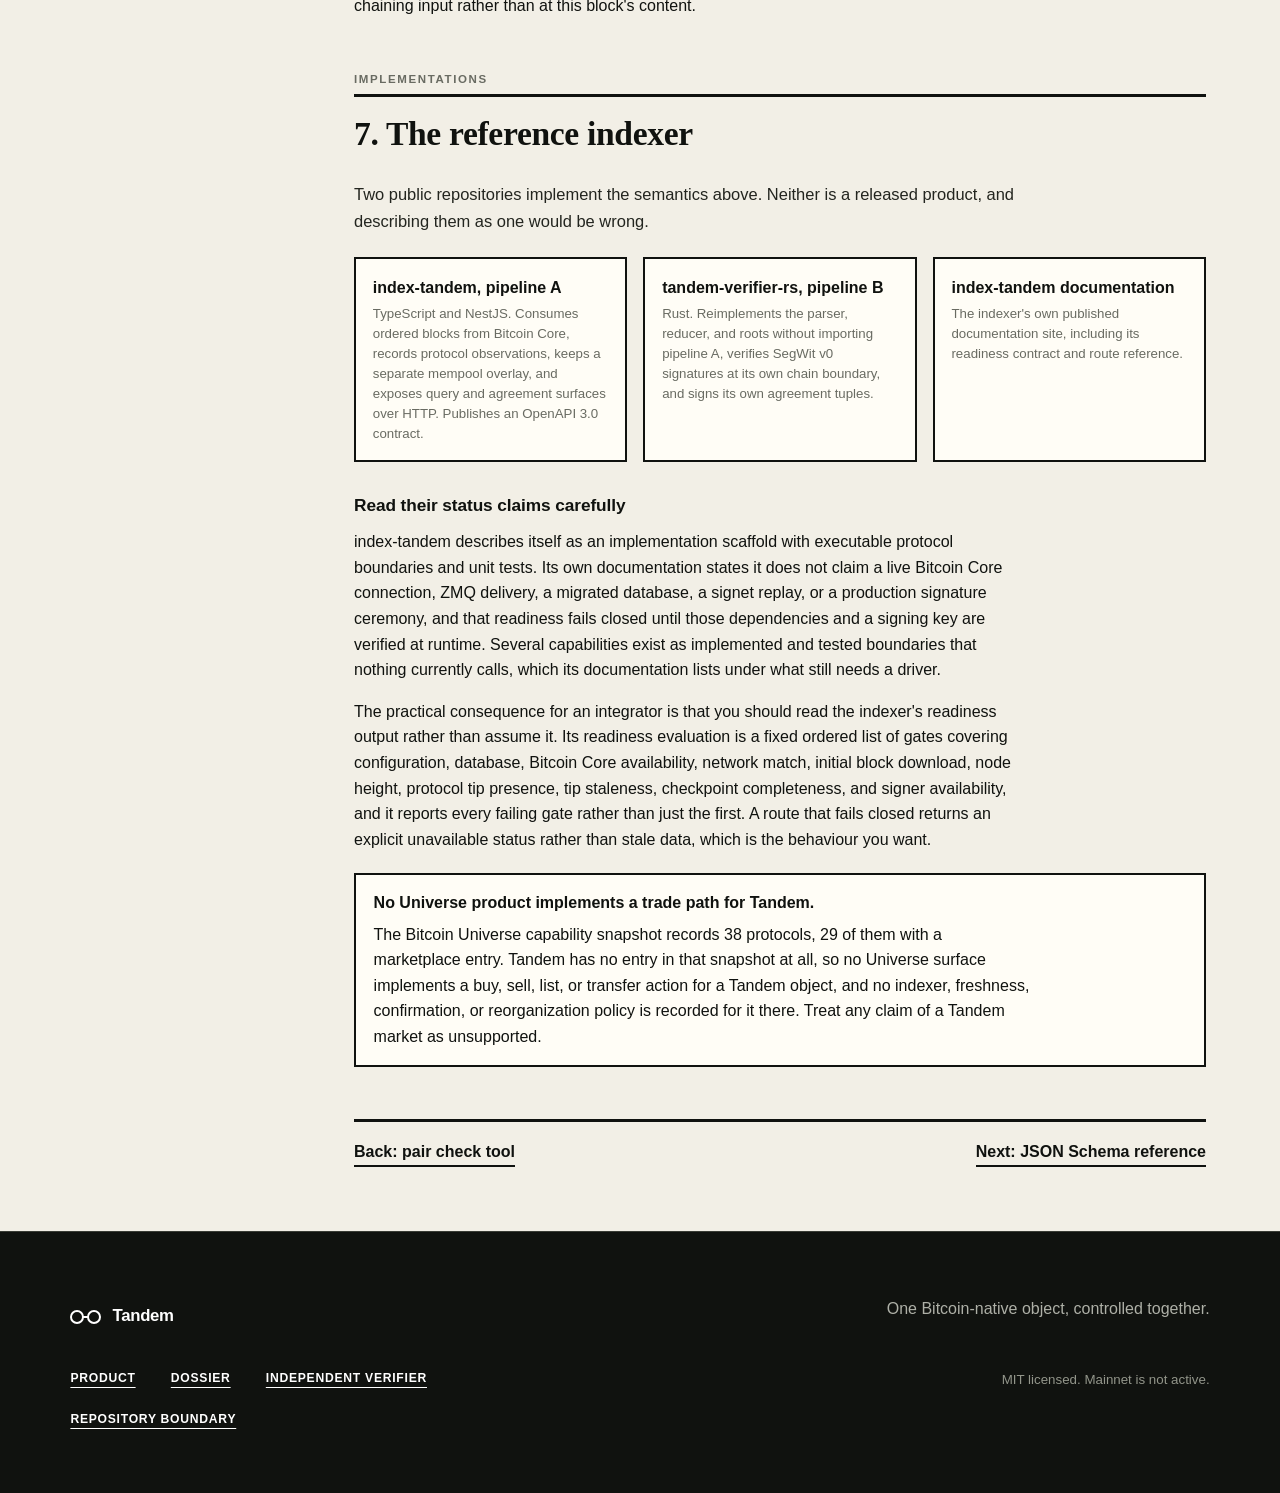
<file: docs/indexing.html>
<!doctype html>
<html lang="en">
  <head>
    <meta charset="utf-8">
    <meta name="viewport" content="width=device-width, initial-scale=1">
    <meta
      name="description"
      content="Tandem indexer semantics: confirmation provenance, block connection and disconnection, reorganization behaviour, and why mempool observations never reach protocol state."
    >
    <meta name="theme-color" content="#10120f">
    <meta
      http-equiv="Content-Security-Policy"
      content="default-src 'self'; script-src 'self'; style-src 'self'; img-src 'self' data:; connect-src 'none'; object-src 'none'; base-uri 'self'; form-action 'self'"
    >
    <meta property="og:type" content="website">
    <meta property="og:title" content="Tandem indexer semantics">
    <meta property="og:description" content="How a Tandem indexer must treat confirmation, reorganization, and the mempool, and what the reference indexer implements today.">
    <title>Tandem indexer semantics</title>
    <link rel="stylesheet" href="../assets/site.css">
    <link rel="stylesheet" href="../assets/dossier.css">
  </head>
  <body class="dossier">
    <a class="skip-link" href="#dossier-main">Skip to the reference</a>

    <header class="site-header">
      <a class="wordmark" href="../index.html#top" aria-label="Tandem home">
        <span class="wordmark-mark" aria-hidden="true"><i></i><i></i></span>
        <span>Tandem</span>
      </a>
      <nav class="site-nav" aria-label="Dossier shortcuts">
        <a href="protocol.html">Overview</a>
        <a href="specification.html">Specification</a>
        <a href="verifier.html">Verifier</a>
        <a href="conformance.html">Conformance</a>
      </nav>
      <a class="header-link" href="https://github.com/bitcoinuniverseio/index-tandem">Indexer repository</a>
    </header>

    <div class="dossier-hero">
      <p class="eyebrow">Reference</p>
      <h1>Indexer semantics</h1>
      <p class="dossier-lede">
        Tandem state is a pure function of confirmed blocks. That sentence carries more weight than
        it first appears to: it decides how confirmation works, what a reorganization must undo,
        and why an unconfirmed transaction can never be a Tandem record, only a guess about one.
      </p>
      <p class="dossier-status"><i aria-hidden="true"></i> Protocol finalized. Mainnet is not active.</p>
    </div>

    <div class="dossier-shell">
      <aside class="dossier-side">
        <nav aria-label="Reference sections">
          <p>On this page</p>
          <a href="#scope">1. Block scope</a>
          <a href="#confirmation">2. Confirmation</a>
          <a href="#connect">3. Connecting a block</a>
          <a href="#reorg">4. Reorganization</a>
          <a href="#mempool">5. Mempool</a>
          <a href="#agreement">6. Two-pipeline agreement</a>
          <a href="#reference">7. The reference indexer</a>
          <hr>
          <p>Dossier</p>
          <a href="protocol.html">Overview</a>
          <a href="specification.html">Normative specification</a>
          <a href="guide.html">Guide and worked examples</a>
          <a href="pair-check.html">Pair check tool</a>
          <a href="schemas.html">JSON Schema reference</a>
          <a href="vectors.html">Test vectors</a>
          <a href="verifier.html">Independent verifier</a>
          <a href="conformance.html">Conformance and checklist</a>
          <a href="considerations.html">Security, limits, changelog</a>
        </nav>
      </aside>

      <main class="dossier-main" id="dossier-main">
        <section id="scope" aria-labelledby="scope-title">
          <p class="kicker">Where history starts</p>
          <h2 id="scope-title">1. Block scope</h2>
          <p class="lede">
            An indexer does not scan the chain for Tandem activity. It is told exactly one INIT
            txid, finds it, and only then has a history to index at all.
          </p>

          <p>
            The configured INIT transaction is located by exact txid on the active chain. Blocks
            before its confirmation block are outside this namespace's rooted history and are never
            examined for Tandem content.
          </p>

          <p>
            When the configured txid confirms, an indexer first validates that transaction as the
            configured INIT. If it is valid, its payload supplies <code>H_open</code> and
            <code>H_close</code>, and the indexer then classifies every transaction in that block in
            transaction-index order, including transactions positioned before and after the INIT
            itself. The configured transaction is classified as INIT. No CREATE in that block can be
            valid, because the 1,008-block INIT lead places <code>H_open</code> at least that far
            later.
          </p>

          <div class="note warn">
            <strong>An invalid INIT is not a retry.</strong>
            <p>
              If the configured transaction is invalid, the indexer records its deterministic
              invalid event, sets the protocol identifier to <code>FAILED_INIT</code>, and
              classifies no other transaction under this namespace while that invalid INIT remains
              on the active chain. It still computes roots from the INIT block onward, with an empty
              object set and zero counters, and later blocks have empty event sets. A
              reorganization that disconnects the configured transaction rolls this back; if the
              same txid later confirms on the new branch, validation starts again with its new
              confirmation context.
            </p>
          </div>

          <p>
            There is no fallback and no discovery. If the configured INIT never confirms, this
            protocol identifier simply never activates, and no amount of Tandem-shaped traffic on
            the chain changes that.
          </p>
        </section>

        <section id="confirmation" aria-labelledby="confirmation-title">
          <p class="kicker">The strongest rule on this page</p>
          <h2 id="confirmation-title">2. Confirmation</h2>
          <p class="lede">
            Tandem does not have a confirmation depth. It has a confirmation predicate, and the
            predicate is stricter than the usual one.
          </p>

          <div class="rule">
            <span class="rule-id">Confirmation provenance</span>
            <p>
              Every predecessor carrier and every noncarrier funding input required by a valid
              operation MUST have been confirmed in a block strictly earlier than the block
              containing the operation.
              <span class="rule-src">tandem.md section 5.3</span>
            </p>
          </div>

          <p>
            Read that again with the word <em>strictly</em> in mind. A prevout created earlier in
            the same block fails. It is confirmed by any ordinary definition, it appears at a lower
            transaction index, and Bitcoin consensus is perfectly happy with the spend. Tandem still
            rejects it, with <code>UNCONFIRMED_OR_SAME_BLOCK_PREVOUT</code>, code <code>0x0013</code>.
          </p>

          <p>
            The reason is determinism under partial views. If same-block chaining were permitted, an
            indexer would have to model intra-block UTXO creation to decide validity, and any
            difference in how two implementations ordered or batched that work could produce
            different answers. Requiring an earlier block means the predecessor set for a block is
            fully determined before the block is opened.
          </p>

          <figure class="diagram">
            <svg viewBox="0 0 760 200" role="img" aria-labelledby="conf-title conf-desc">
              <title id="conf-title">Same-block chaining is rejected</title>
              <desc id="conf-desc">
                In block n, a funding transaction creates an output which a Tandem operation in the
                same block tries to spend. That operation is rejected. In block n plus one, the same
                operation spending the same output is accepted, because the funding output was
                confirmed in a strictly earlier block.
              </desc>
              <g font-family="Inter, ui-sans-serif, sans-serif" font-size="12">
                <rect x="24" y="26" width="330" height="148" fill="var(--paper-bright)" stroke="#10120f" stroke-width="2"></rect>
                <text x="40" y="50" font-weight="700">Block n</text>
                <rect x="44" y="64" width="130" height="40" fill="var(--side-a-wash)" stroke="var(--side-a)" stroke-width="2"></rect>
                <text x="109" y="88" text-anchor="middle" font-size="11.5" fill="var(--side-a)">funding tx, index 3</text>
                <rect x="200" y="64" width="130" height="40" fill="#e7e5db" stroke="#7d7d73" stroke-width="2" stroke-dasharray="5 4"></rect>
                <text x="265" y="88" text-anchor="middle" font-size="11.5" fill="#7d7d73">operation, index 7</text>
                <path d="M174 84 L192 84" stroke="#7d7d73" stroke-width="2" stroke-dasharray="4 3"></path>
                <text x="189" y="134" text-anchor="middle" font-weight="700" fill="var(--side-a)">REJECTED</text>
                <text x="189" y="152" text-anchor="middle" font-size="11" fill="#7d7d73">UNCONFIRMED_OR_SAME_BLOCK_PREVOUT</text>

                <rect x="406" y="26" width="330" height="148" fill="var(--paper-bright)" stroke="#10120f" stroke-width="2"></rect>
                <text x="422" y="50" font-weight="700">Block n, then block n + 1</text>
                <rect x="426" y="64" width="130" height="40" fill="var(--side-a-wash)" stroke="var(--side-a)" stroke-width="2"></rect>
                <text x="491" y="88" text-anchor="middle" font-size="11.5" fill="var(--side-a)">funding tx, block n</text>
                <rect x="582" y="64" width="130" height="40" fill="var(--side-b-wash)" stroke="var(--side-b)" stroke-width="2"></rect>
                <text x="647" y="88" text-anchor="middle" font-size="11.5" fill="var(--side-b)">operation, block n+1</text>
                <path d="M556 84 L574 84" stroke="#10120f" stroke-width="2"></path>
                <path d="M578 84 l-7 -4 l0 8 z" fill="#10120f"></path>
                <text x="571" y="134" text-anchor="middle" font-weight="700">ACCEPTED</text>
                <text x="571" y="152" text-anchor="middle" font-size="11" fill="#7d7d73">provenance established</text>
              </g>
            </svg>
            <figcaption>
              The only difference between the two sides is a block boundary. Nothing about the
              transactions themselves changed.
            </figcaption>
          </figure>

          <p>
            Three further consequences follow. Mempool presence never establishes provenance.
            First-seen time never establishes provenance. Transaction arrival order never
            establishes provenance. An indexer that leans on any of the three will eventually
            disagree with one that does not.
          </p>

          <p>
            REFUND adds a second, separate timing rule. Its input sequence must be exactly decimal
            52,560 with the BIP68 disable and type flags clear, and Bitcoin consensus
            relative-locktime rules must consider the input mature in the containing block. The
            delay is measured from the confirmation height of the exact carrier being spent, so
            every confirmed MARK or ROTATE replaces the carrier and restarts the clock. A pair that
            keeps adding chapters keeps pushing their own recovery path further away.
          </p>
        </section>

        <section id="connect" aria-labelledby="connect-title">
          <p class="kicker">The block loop</p>
          <h2 id="connect-title">3. Connecting a block</h2>
          <p>
            Connecting a block is a fixed sequence, and every step is required to be atomic with
            respect to the others.
          </p>
          <ol>
            <li>Apply transactions in transaction-index order, zero-based and including the coinbase.</li>
            <li>For each transaction, run the dispatch in rule INV-1 against active object state as it exists immediately before that transaction.</li>
            <li>Record every emitted event.</li>
            <li>Apply each event's exact state delta.</li>
            <li>Compute the event root over this block's event leaves.</li>
            <li>Compute the object-state root over every surviving object's snapshot leaf.</li>
            <li>Compute the three post-block counters.</li>
            <li>Compute the chained block root from the previous chained root and the values above.</li>
          </ol>

          <p>
            Event ordering inside a block is by the tuple
            <code>(tx_index, event_index, sub_index)</code>. For exactly one remaining marker,
            <code>event_index</code> is that marker's actual vout. For multiple markers it is the
            lowest candidate vout. For an event with no marker, including a missing configured INIT
            marker, a REFUND, or a markerless exit, it is <code>0xffffffff</code>.
            <code>sub_index</code> is zero for an ordinary single event; when one transaction
            consumes several active carriers, each consumed object gets its own terminal event,
            ordered by unsigned lexicographic binary object key with consecutive
            <code>sub_index</code> values starting at zero.
          </p>

          <div class="note">
            <strong>A block with no Tandem activity is still a block.</strong>
            <p>
              Every block from the INIT confirmation block onward contributes a chained root, even
              when its event set is empty. The empty event root is
              <code>SHA256("TANDEM/EVENT-EMPTY\0" || namespace_commitment)</code>. Skipping empty
              blocks produces a different chained root and therefore permanent disagreement with a
              conforming implementation.
            </p>
          </div>
        </section>

        <section id="reorg" aria-labelledby="reorg-title">
          <p class="kicker">Undoing history</p>
          <h2 id="reorg-title">4. Reorganization</h2>
          <p class="lede">
            Tandem state is derived, so a reorganization is not a special case to be patched
            around. It is the ordinary case run backwards.
          </p>

          <p>
            Disconnecting a block reverses its state mutations and its roots in exact reverse order,
            and this must complete before any replacement branch is applied. Partially applying a
            new branch over a partially rolled back old one is the single most likely way to produce
            state that no other implementation will ever reproduce.
          </p>

          <div class="scroll-x">
            <table class="tbl">
              <caption>What a reorganization can change</caption>
              <thead><tr><th>Value</th><th>Can change</th><th>Why</th></tr></thead>
              <tbody>
                <tr><td>INIT validity</td><td>Yes</td><td>The configured txid may be removed from the active chain, or confirm at a different height with a different lead</td></tr>
                <tr><td>CREATE founding status</td><td>Yes</td><td>Founding depends only on confirmation height, and height can change</td></tr>
                <tr><td>Active outpoints</td><td>Yes</td><td>A disconnected operation returns its predecessor carrier to active status</td></tr>
                <tr><td>Terminal status</td><td>Yes</td><td>A terminal object becomes active again if the spend that terminated it is removed</td></tr>
                <tr><td>All three counters</td><td>Yes</td><td>They are post-block values derived from the surviving object set</td></tr>
                <tr><td>Every subsequent chained root</td><td>Yes</td><td>Each root feeds the next, so one changed block invalidates the whole tail</td></tr>
                <tr><td>An object's genesis outpoint</td><td>No, while it exists</td><td>It is permanently the CREATE outpoint; a reorganization removes the object rather than repointing it</td></tr>
              </tbody>
            </table>
          </div>

          <p>
            The specification is explicit that results depend only on the configured binding, the
            bytes of the specification, and the blocks on the active chain. Arrival time, API
            ordering, cache contents, content availability, and any other implementation's parsed
            output have no role. That is what makes rollback safe to reason about: there is no
            hidden state to restore, only derived state to recompute.
          </p>

          <p>
            Tandem defines no reorganization depth limit. In practice a deployment has a natural
            floor, because blocks before the configured INIT block are outside the namespace and
            there is nothing there to roll back to. Rolling back past that point is not a deeper
            reorganization, it is the end of this protocol identifier's history.
          </p>
        </section>

        <section id="mempool" aria-labelledby="mempool-title">
          <p class="kicker">The part people get wrong</p>
          <h2 id="mempool-title">5. Mempool</h2>
          <p class="lede">
            There is no such thing as an unconfirmed Tandem record. The specification says
            mempool transactions never change protocol state or counters, and roots use confirmed
            state only.
          </p>

          <p>
            This is stronger than a caching policy. An unconfirmed transaction cannot be evaluated
            against the Tandem rules at all, because two of them depend on information that only a
            block provides:
          </p>

          <ul>
            <li>Confirmation provenance requires the containing block's height, in order to test that every required prevout confirmed strictly earlier.</li>
            <li>REFUND maturity requires the containing block, because relative locktime is evaluated against it.</li>
          </ul>

          <p>
            A third dependency is subtler. The dispatch in rule INV-1 joins input prevouts against
            active object state <em>as it exists immediately before this transaction in block
            transaction order</em>. Outside a block there is no such order, so there is no
            well-defined predecessor state to join against.
          </p>

          <div class="note warn">
            <strong>If you surface mempool observations, label them as observations.</strong>
            <p>
              A product may reasonably want to show a user that a transaction they just broadcast
              has been seen. That is a user-interface courtesy, not protocol state. Keep it in its
              own storage, keep it out of every root and counter, and never let it satisfy a
              precondition for constructing the next operation. An implementation that lets a
              mempool sighting stand in for a confirmed predecessor will build transactions that
              fail confirmation provenance the moment they are mined.
            </p>
          </div>

          <p>
            A useful discipline is structural rather than procedural: give mempool observations a
            separate table with no foreign key into protocol state, expose them only on routes that
            are named as unconfirmed, and never touch that table during a reorganization rollback.
            Then a mistake in the mempool path cannot corrupt derived state, because there is no
            path from one to the other.
          </p>
        </section>

        <section id="agreement" aria-labelledby="agreement-title">
          <p class="kicker">Comparing two views</p>
          <h2 id="agreement-title">6. Two-pipeline agreement</h2>
          <p>
            Because the whole state at a height compresses to a chained root, two implementations
            can compare their entire view in a fixed-size signed message. That message is the
            agreement envelope, and its shape is published in this repository as
            <a href="../schemas/agreement-envelope.schema.json">schemas/agreement-envelope.schema.json</a>.
          </p>

          <div class="pair-band">
            <div>
              <h4><span class="side-tag a">SEMANTIC FIELDS</span> must match</h4>
              <ul>
                <li><code>protocol_id</code></li>
                <li><code>height</code></li>
                <li><code>block_hash</code></li>
                <li><code>event_root</code></li>
                <li><code>object_state_root</code></li>
                <li><code>chained_root</code></li>
                <li><code>founding_created</code></li>
                <li><code>all_objects</code></li>
                <li><code>active_objects</code></li>
              </ul>
            </div>
            <div>
              <h4><span class="side-tag b">RELEASE FIELDS</span> must not</h4>
              <ul>
                <li><code>parser_commit</code></li>
                <li><code>indexer_commit</code></li>
                <li><code>parser_binary_sha256</code></li>
                <li><code>indexer_binary_sha256</code></li>
              </ul>
              <p>
                These identify which build produced the tuple. Two genuinely independent
                implementations are <em>expected</em> to differ here. Requiring them to match would
                defeat the entire point.
              </p>
            </div>
          </div>

          <p>
            The signature covers the RFC 8785 JCS serialization of the <code>tuple</code>
            object only. The envelope fields around it, including <code>key_id</code>, are not
            signed. A consumer must therefore treat <code>key_id</code> as a hint about which key to
            try, never as an authenticated claim, and must resolve signer authorization through its
            own trust policy. Schema validity and signer authorization are separate decisions.
          </p>

          <p>
            The useful posture for a product is to fail closed. If two authorized pipelines do not
            agree at a height, do not present state for that height and do not let a user construct
            a state-changing transaction against it. Disagreement is exactly the condition the whole
            arrangement exists to detect, so treating it as a transient error defeats it.
          </p>

          <p>
            When a real mismatch happens, compare in a fixed order: event root first, then
            object-state root, then the counters, then the chained root. The first one that differs
            localizes the divergence, and the chained root differing while all three components
            match points at the chaining input rather than at this block's content.
          </p>
        </section>

        <section id="reference" aria-labelledby="reference-title">
          <p class="kicker">Implementations</p>
          <h2 id="reference-title">7. The reference indexer</h2>
          <p class="lede">
            Two public repositories implement the semantics above. Neither is a released product,
            and describing them as one would be wrong.
          </p>

          <div class="card-grid">
            <a href="https://github.com/bitcoinuniverseio/index-tandem">
              <strong>index-tandem, pipeline A</strong>
              <small>TypeScript and NestJS. Consumes ordered blocks from Bitcoin Core, records protocol observations, keeps a separate mempool overlay, and exposes query and agreement surfaces over HTTP. Publishes an OpenAPI 3.0 contract.</small>
            </a>
            <a href="https://github.com/bitcoinuniverseio/tandem-verifier-rs">
              <strong>tandem-verifier-rs, pipeline B</strong>
              <small>Rust. Reimplements the parser, reducer, and roots without importing pipeline A, verifies SegWit v0 signatures at its own chain boundary, and signs its own agreement tuples.</small>
            </a>
            <a href="https://bitcoinuniverseio.github.io/index-tandem/">
              <strong>index-tandem documentation</strong>
              <small>The indexer's own published documentation site, including its readiness contract and route reference.</small>
            </a>
          </div>

          <h3>Read their status claims carefully</h3>
          <p>
            index-tandem describes itself as an implementation scaffold with executable protocol
            boundaries and unit tests. Its own documentation states it does not claim a live Bitcoin
            Core connection, ZMQ delivery, a migrated database, a signet replay, or a production
            signature ceremony, and that readiness fails closed until those dependencies and a
            signing key are verified at runtime. Several capabilities exist as implemented and
            tested boundaries that nothing currently calls, which its documentation lists under what
            still needs a driver.
          </p>
          <p>
            The practical consequence for an integrator is that you should read the indexer's
            readiness output rather than assume it. Its readiness evaluation is a fixed ordered list
            of gates covering configuration, database, Bitcoin Core availability, network match,
            initial block download, node height, protocol tip presence, tip staleness, checkpoint
            completeness, and signer availability, and it reports every failing gate rather than
            just the first. A route that fails closed returns an explicit unavailable status rather
            than stale data, which is the behaviour you want.
          </p>

          <div class="note">
            <strong>No Universe product implements a trade path for Tandem.</strong>
            <p>
              The Bitcoin Universe capability snapshot records 38 protocols, 29 of them with a
              marketplace entry. Tandem has no entry in that snapshot at all, so no Universe surface
              implements a buy, sell, list, or transfer action for a Tandem object, and no indexer,
              freshness, confirmation, or reorganization policy is recorded for it there. Treat any
              claim of a Tandem market as unsupported.
            </p>
          </div>
        </section>

        <nav class="page-nav" aria-label="Dossier pagination">
          <a href="pair-check.html">Back: pair check tool</a>
          <a href="schemas.html">Next: JSON Schema reference</a>
        </nav>
      </main>
    </div>

    <footer class="site-footer docs-footer">
      <div class="wordmark footer-wordmark">
        <span class="wordmark-mark" aria-hidden="true"><i></i><i></i></span>
        <span>Tandem</span>
      </div>
      <p>One Bitcoin-native object, controlled together.</p>
      <nav aria-label="Footer navigation">
        <a href="../index.html">Product</a>
        <a href="protocol.html">Dossier</a>
        <a href="verifier.html">Independent verifier</a>
        <a href="../REPOSITORY_BOUNDARY.md">Repository boundary</a>
      </nav>
      <small>MIT licensed. Mainnet is not active.</small>
    </footer>
  </body>
</html>
</file>
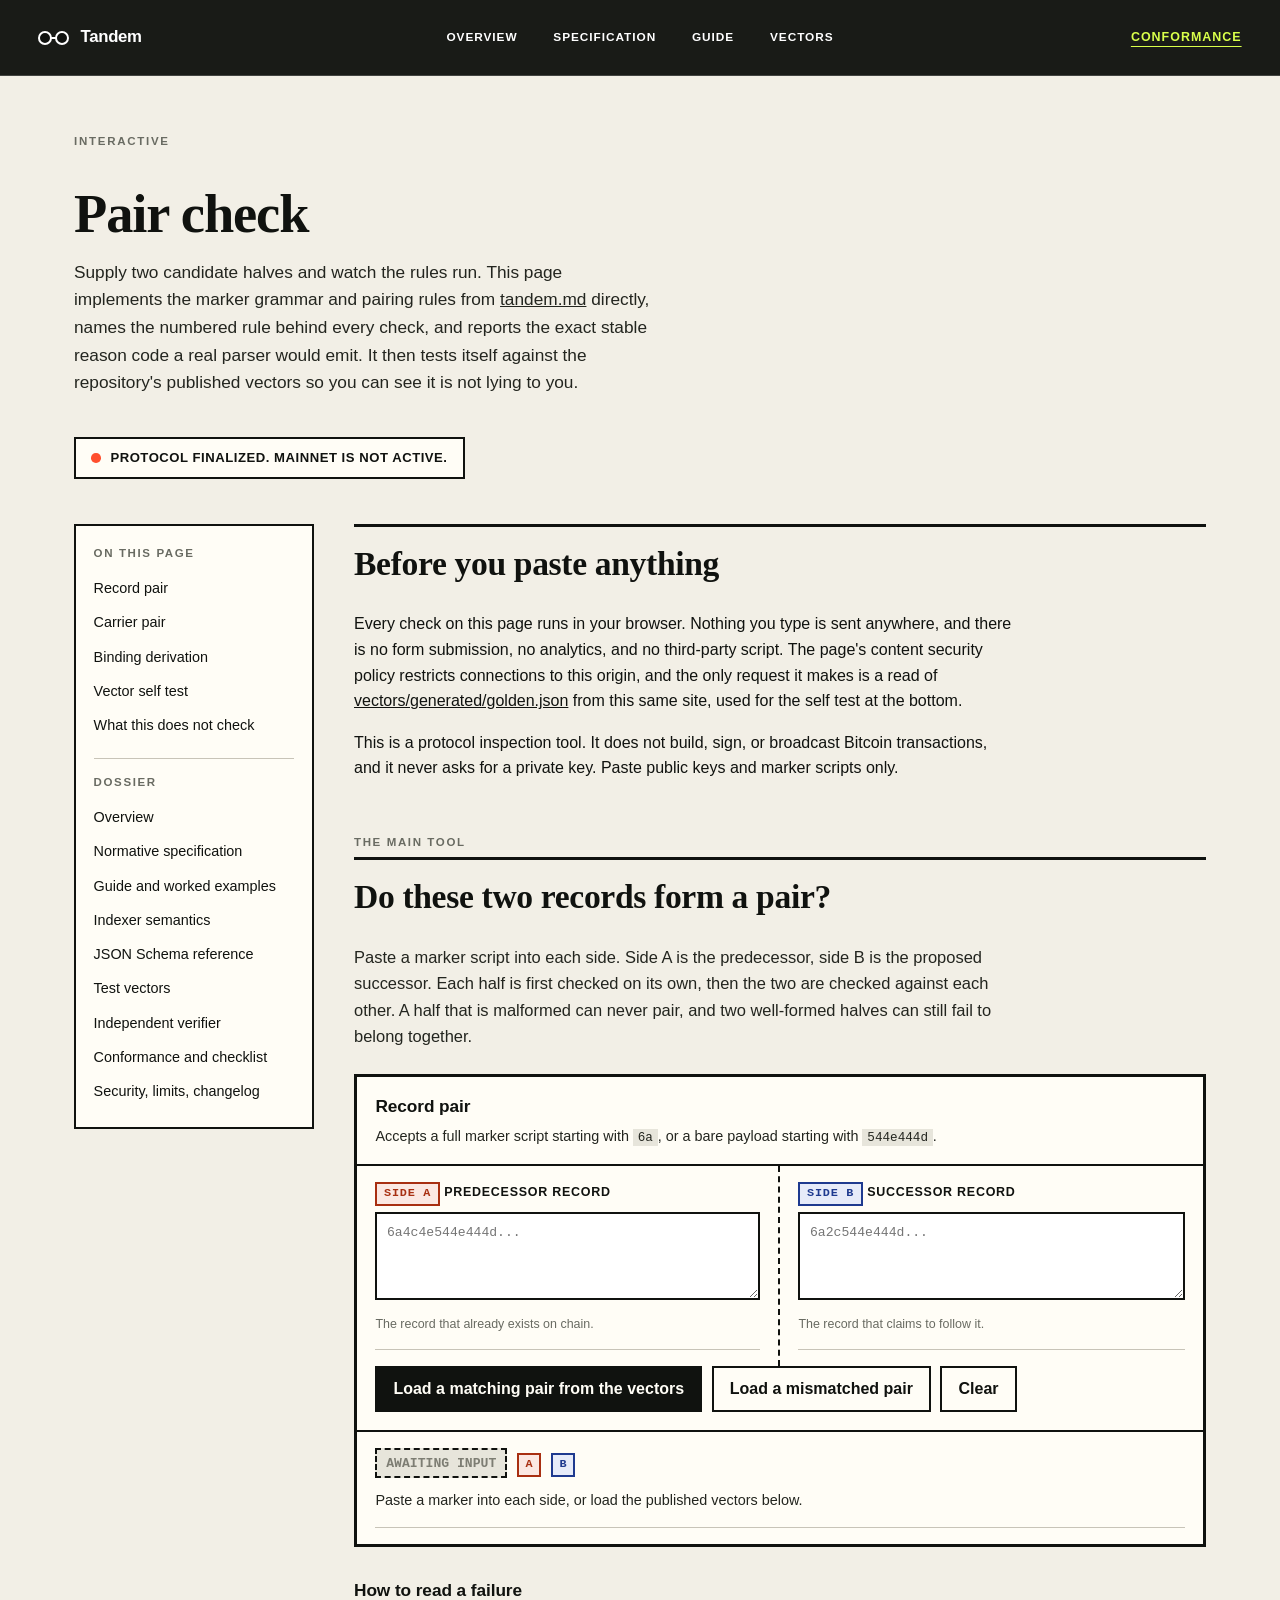
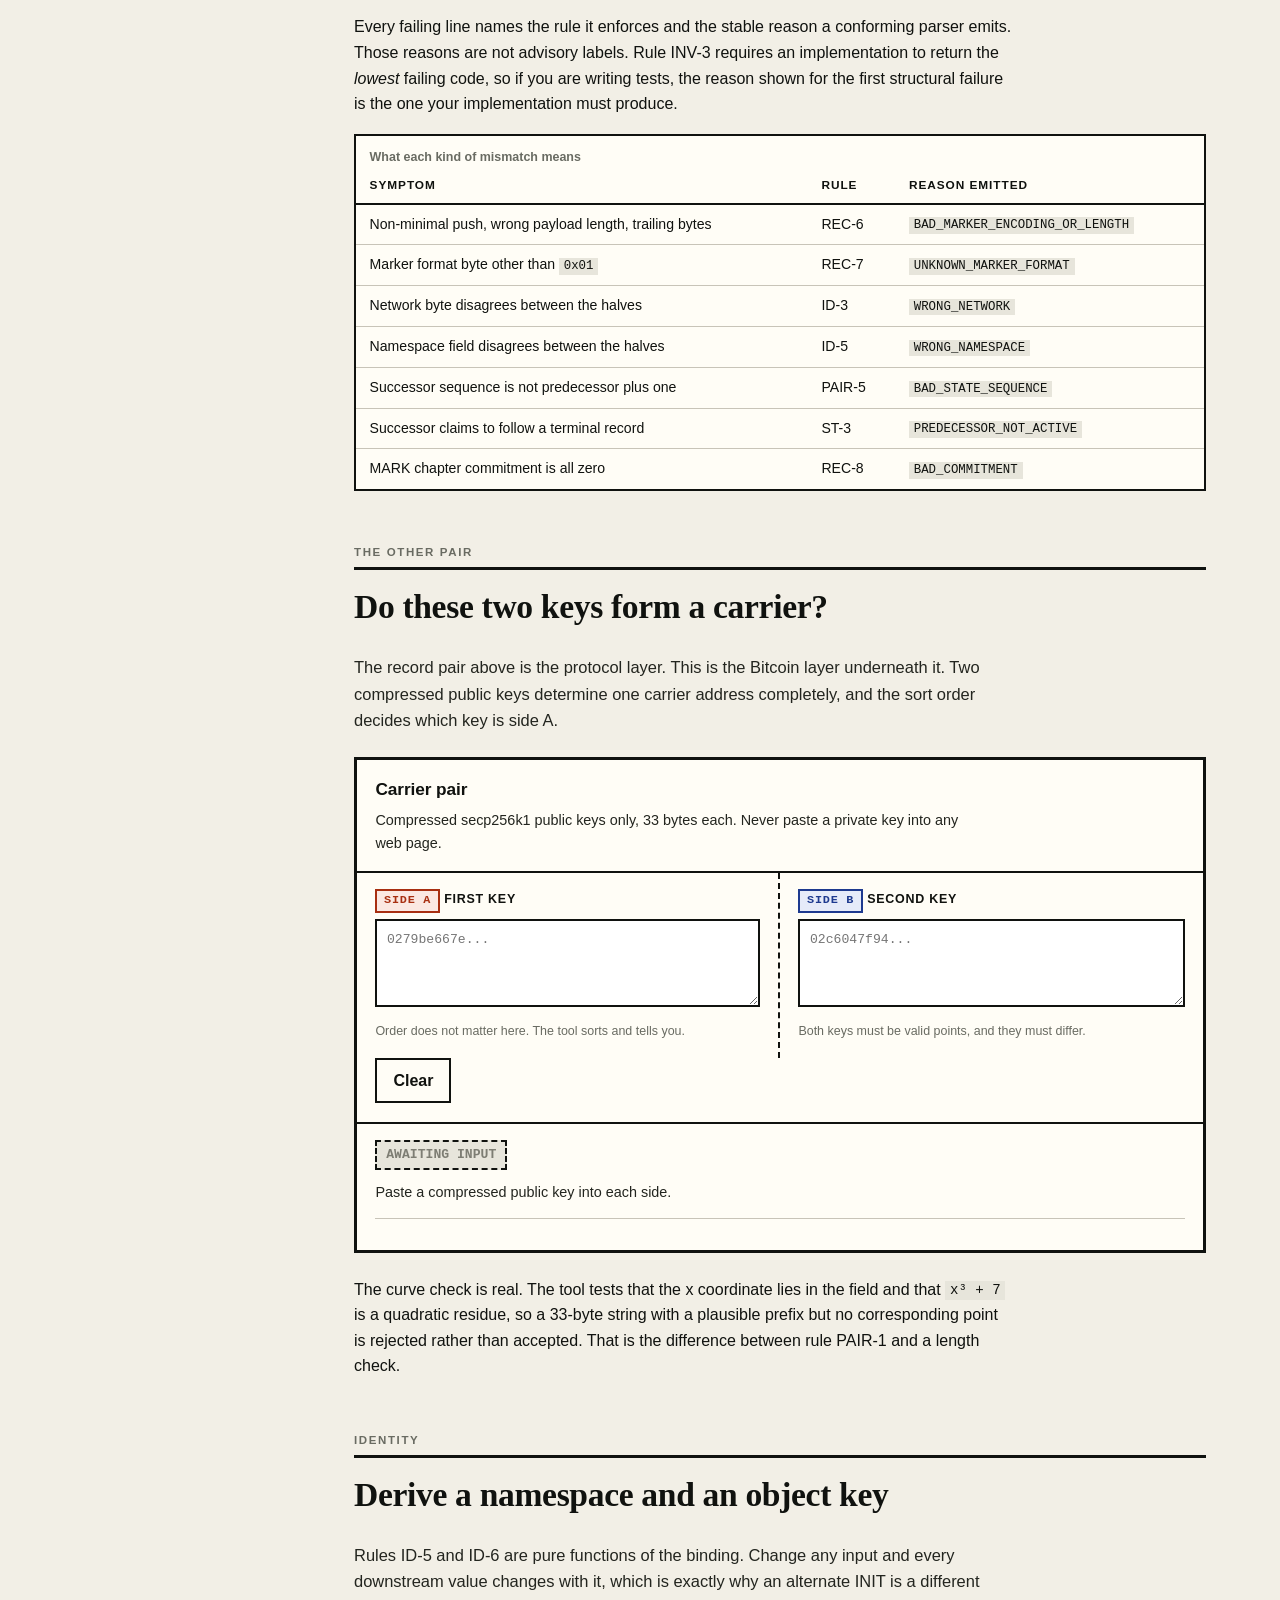
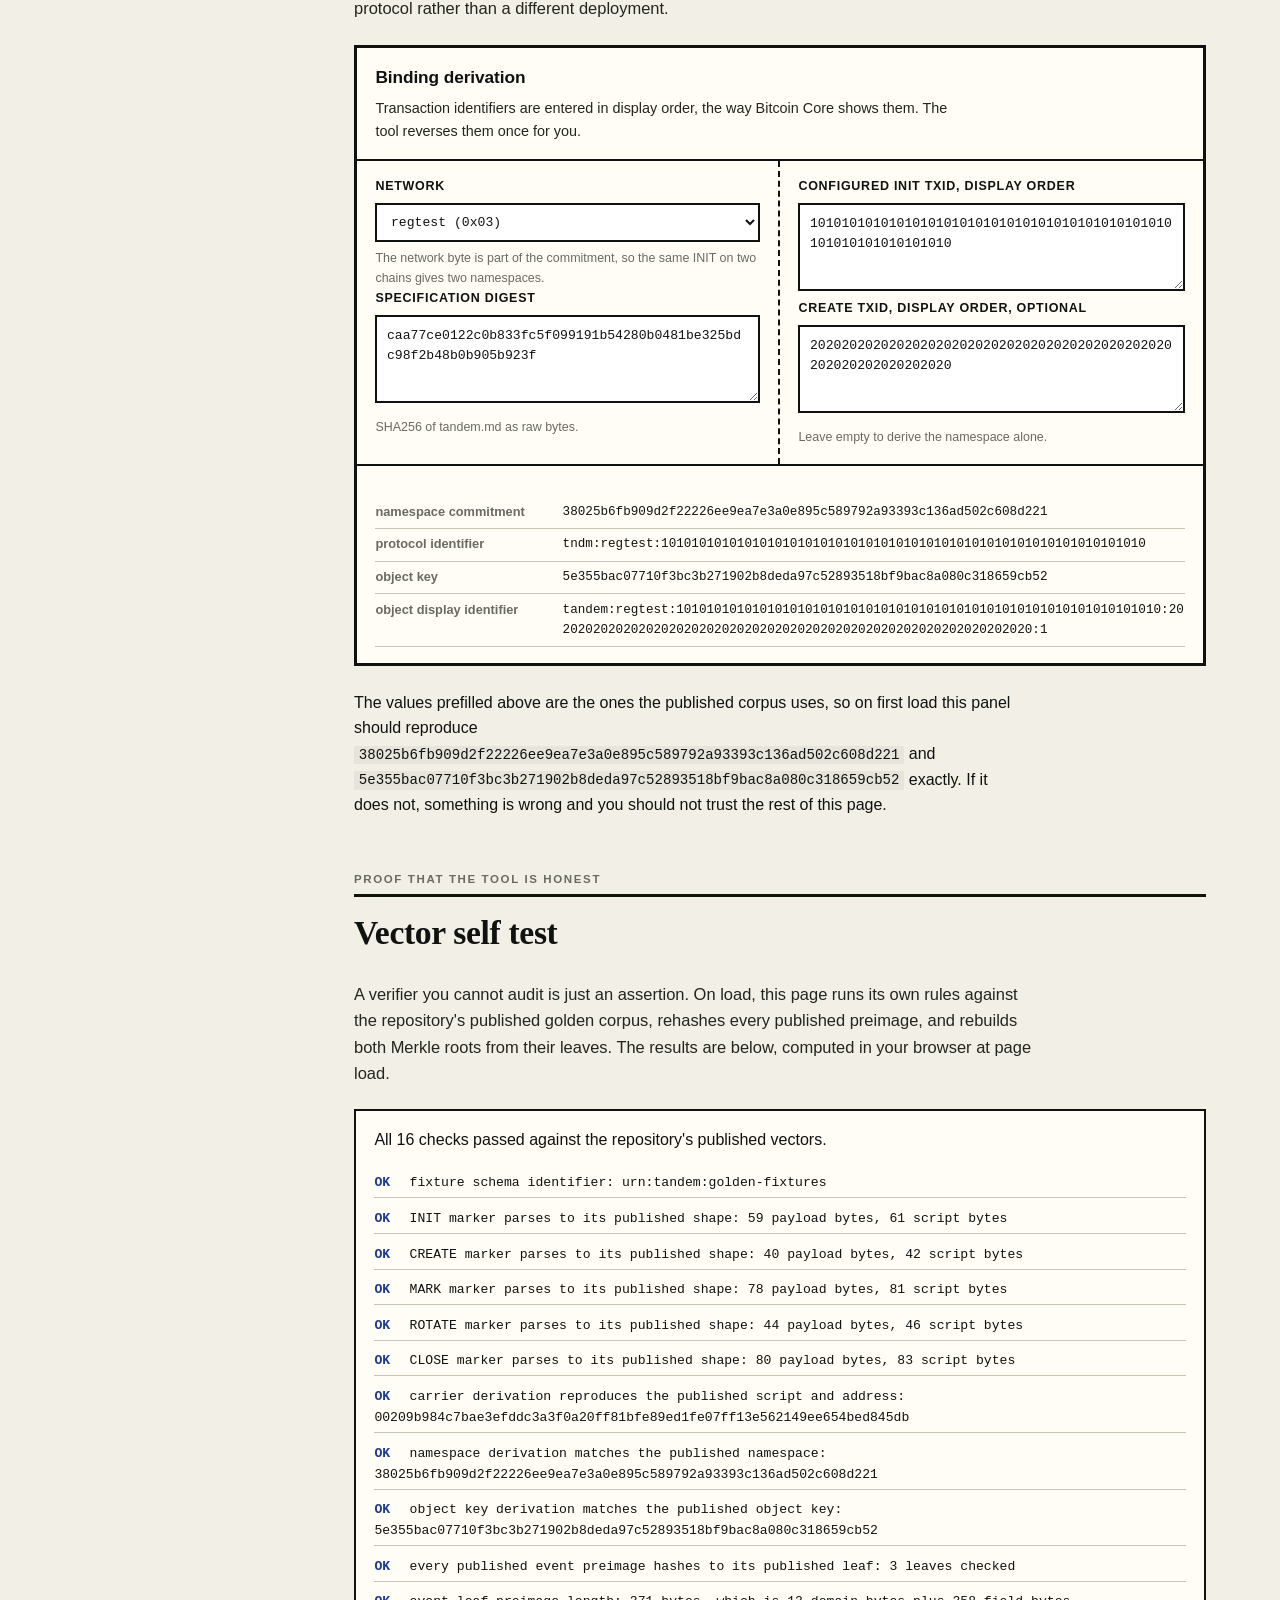
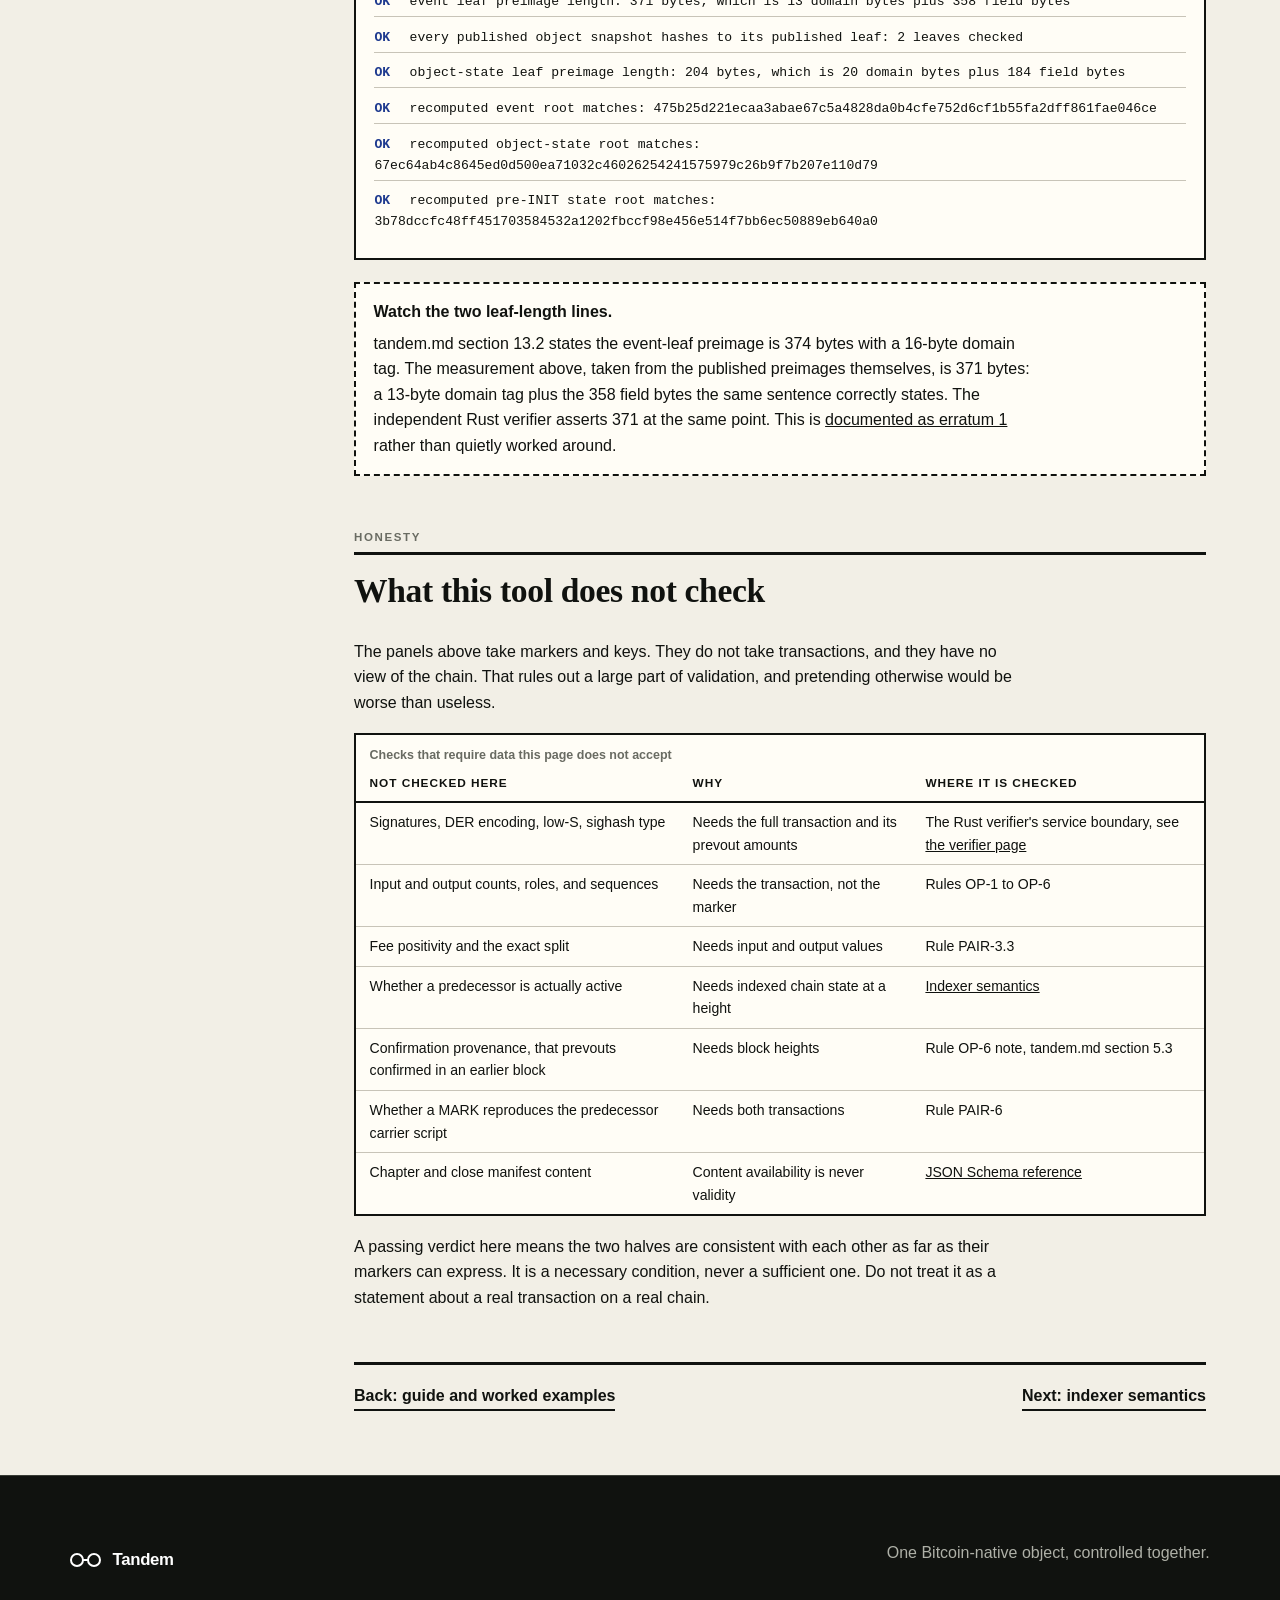
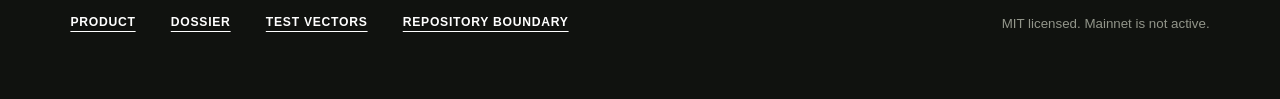
<file: docs/pair-check.html>
<!doctype html>
<html lang="en">
  <head>
    <meta charset="utf-8">
    <meta name="viewport" content="width=device-width, initial-scale=1">
    <meta
      name="description"
      content="An in-browser Tandem pairing verifier: supply two candidate records or two candidate keys and see exactly which numbered rule each half passes or fails, with the stable reason code."
    >
    <meta name="theme-color" content="#10120f">
    <meta
      http-equiv="Content-Security-Policy"
      content="default-src 'self'; script-src 'self'; style-src 'self'; img-src 'self' data:; connect-src 'self'; object-src 'none'; base-uri 'self'; form-action 'none'"
    >
    <meta property="og:type" content="website">
    <meta property="og:title" content="Tandem pair check">
    <meta property="og:description" content="Check whether two candidate Tandem records form a valid pair, entirely in your browser, against the repository's own rules and vectors.">
    <title>Tandem pair check</title>
    <link rel="stylesheet" href="../assets/site.css">
    <link rel="stylesheet" href="../assets/dossier.css">
    <script src="../assets/pair-check.js" defer></script>
  </head>
  <body class="dossier">
    <a class="skip-link" href="#dossier-main">Skip to the tool</a>

    <header class="site-header">
      <a class="wordmark" href="../index.html#top" aria-label="Tandem home">
        <span class="wordmark-mark" aria-hidden="true"><i></i><i></i></span>
        <span>Tandem</span>
      </a>
      <nav class="site-nav" aria-label="Dossier shortcuts">
        <a href="protocol.html">Overview</a>
        <a href="specification.html">Specification</a>
        <a href="guide.html">Guide</a>
        <a href="vectors.html">Vectors</a>
      </nav>
      <a class="header-link" href="conformance.html">Conformance</a>
    </header>

    <div class="dossier-hero">
      <p class="eyebrow">Interactive</p>
      <h1>Pair check</h1>
      <p class="dossier-lede">
        Supply two candidate halves and watch the rules run. This page implements the marker
        grammar and pairing rules from <a href="../tandem.md">tandem.md</a> directly, names the
        numbered rule behind every check, and reports the exact stable reason code a real parser
        would emit. It then tests itself against the repository's published vectors so you can see
        it is not lying to you.
      </p>
      <p class="dossier-status"><i aria-hidden="true"></i> Protocol finalized. Mainnet is not active.</p>
    </div>

    <div class="dossier-shell">
      <aside class="dossier-side">
        <nav aria-label="Tool sections">
          <p>On this page</p>
          <a href="#records">Record pair</a>
          <a href="#carrier">Carrier pair</a>
          <a href="#derive">Binding derivation</a>
          <a href="#roots">Vector self test</a>
          <a href="#limits">What this does not check</a>
          <hr>
          <p>Dossier</p>
          <a href="protocol.html">Overview</a>
          <a href="specification.html">Normative specification</a>
          <a href="guide.html">Guide and worked examples</a>
          <a href="indexing.html">Indexer semantics</a>
          <a href="schemas.html">JSON Schema reference</a>
          <a href="vectors.html">Test vectors</a>
          <a href="verifier.html">Independent verifier</a>
          <a href="conformance.html">Conformance and checklist</a>
          <a href="considerations.html">Security, limits, changelog</a>
        </nav>
      </aside>

      <main class="dossier-main" id="dossier-main">
        <section id="privacy" aria-labelledby="privacy-title">
          <h2 id="privacy-title">Before you paste anything</h2>
          <p>
            Every check on this page runs in your browser. Nothing you type is sent anywhere, and
            there is no form submission, no analytics, and no third-party script. The page's
            content security policy restricts connections to this origin, and the only request it
            makes is a read of
            <a href="../vectors/generated/golden.json">vectors/generated/golden.json</a> from this
            same site, used for the self test at the bottom.
          </p>
          <p>
            This is a protocol inspection tool. It does not build, sign, or broadcast Bitcoin
            transactions, and it never asks for a private key. Paste public keys and marker scripts
            only.
          </p>
          <noscript>
            <div class="noscript-note">
              <strong>This tool needs JavaScript.</strong>
              <p>
                With scripting disabled the panels below will not run. Everything the tool checks
                is written out as numbered rules on
                <a href="specification.html">the specification page</a>, and the same values are
                published in <a href="vectors.html">the test vectors</a>.
              </p>
            </div>
          </noscript>
        </section>

        <section id="records" aria-labelledby="records-title">
          <p class="kicker">The main tool</p>
          <h2 id="records-title">Do these two records form a pair?</h2>
          <p class="lede">
            Paste a marker script into each side. Side A is the predecessor, side B is the proposed
            successor. Each half is first checked on its own, then the two are checked against each
            other. A half that is malformed can never pair, and two well-formed halves can still
            fail to belong together.
          </p>

          <div class="tool">
            <div class="tool-head">
              <h3>Record pair</h3>
              <p>Accepts a full marker script starting with <code>6a</code>, or a bare payload starting with <code>544e444d</code>.</p>
            </div>
            <div class="tool-sides">
              <div>
                <label for="record-a"><span class="side-tag a">SIDE A</span> Predecessor record</label>
                <textarea id="record-a" spellcheck="false" autocomplete="off" placeholder="6a4c4e544e444d..."></textarea>
                <p class="hint">The record that already exists on chain.</p>
                <ol class="checks" id="record-a-checks"></ol>
              </div>
              <div>
                <label for="record-b"><span class="side-tag b">SIDE B</span> Successor record</label>
                <textarea id="record-b" spellcheck="false" autocomplete="off" placeholder="6a2c544e444d..."></textarea>
                <p class="hint">The record that claims to follow it.</p>
                <ol class="checks" id="record-b-checks"></ol>
              </div>
            </div>
            <div class="tool-actions">
              <button type="button" id="load-vectors" disabled>Load a matching pair from the vectors</button>
              <button type="button" class="ghost" id="break-pair" disabled>Load a mismatched pair</button>
              <button type="button" class="ghost" id="record-clear">Clear</button>
            </div>
            <div class="verdict">
              <div class="verdict-head">
                <span class="verdict-flag idle" id="record-verdict-flag" role="status">AWAITING INPUT</span>
                <span class="side-tag a">A</span>
                <span class="side-tag b">B</span>
              </div>
              <p class="verdict-note" id="record-verdict-note">Paste a marker into each side, or load the published vectors below.</p>
              <ol class="checks" id="record-pair-checks"></ol>
            </div>
          </div>

          <h3>How to read a failure</h3>
          <p>
            Every failing line names the rule it enforces and the stable reason a conforming parser
            emits. Those reasons are not advisory labels. Rule INV-3 requires an implementation to
            return the <em>lowest</em> failing code, so if you are writing tests, the reason shown
            for the first structural failure is the one your implementation must produce.
          </p>
          <div class="scroll-x">
            <table class="tbl">
              <caption>What each kind of mismatch means</caption>
              <thead><tr><th>Symptom</th><th>Rule</th><th>Reason emitted</th></tr></thead>
              <tbody>
                <tr><td>Non-minimal push, wrong payload length, trailing bytes</td><td>REC-6</td><td><code>BAD_MARKER_ENCODING_OR_LENGTH</code></td></tr>
                <tr><td>Marker format byte other than <code>0x01</code></td><td>REC-7</td><td><code>UNKNOWN_MARKER_FORMAT</code></td></tr>
                <tr><td>Network byte disagrees between the halves</td><td>ID-3</td><td><code>WRONG_NETWORK</code></td></tr>
                <tr><td>Namespace field disagrees between the halves</td><td>ID-5</td><td><code>WRONG_NAMESPACE</code></td></tr>
                <tr><td>Successor sequence is not predecessor plus one</td><td>PAIR-5</td><td><code>BAD_STATE_SEQUENCE</code></td></tr>
                <tr><td>Successor claims to follow a terminal record</td><td>ST-3</td><td><code>PREDECESSOR_NOT_ACTIVE</code></td></tr>
                <tr><td>MARK chapter commitment is all zero</td><td>REC-8</td><td><code>BAD_COMMITMENT</code></td></tr>
              </tbody>
            </table>
          </div>
        </section>

        <section id="carrier" aria-labelledby="carrier-title">
          <p class="kicker">The other pair</p>
          <h2 id="carrier-title">Do these two keys form a carrier?</h2>
          <p class="lede">
            The record pair above is the protocol layer. This is the Bitcoin layer underneath it.
            Two compressed public keys determine one carrier address completely, and the sort order
            decides which key is side A.
          </p>

          <div class="tool">
            <div class="tool-head">
              <h3>Carrier pair</h3>
              <p>Compressed secp256k1 public keys only, 33 bytes each. Never paste a private key into any web page.</p>
            </div>
            <div class="tool-sides">
              <div>
                <label for="key-a"><span class="side-tag a">SIDE A</span> First key</label>
                <textarea id="key-a" spellcheck="false" autocomplete="off" placeholder="0279be667e..."></textarea>
                <p class="hint">Order does not matter here. The tool sorts and tells you.</p>
              </div>
              <div>
                <label for="key-b"><span class="side-tag b">SIDE B</span> Second key</label>
                <textarea id="key-b" spellcheck="false" autocomplete="off" placeholder="02c6047f94..."></textarea>
                <p class="hint">Both keys must be valid points, and they must differ.</p>
              </div>
            </div>
            <div class="tool-actions">
              <button type="button" class="ghost" id="carrier-clear">Clear</button>
            </div>
            <div class="verdict">
              <div class="verdict-head">
                <span class="verdict-flag idle" id="carrier-verdict-flag" role="status">AWAITING INPUT</span>
              </div>
              <p class="verdict-note" id="carrier-verdict-note">Paste a compressed public key into each side.</p>
              <ol class="checks" id="carrier-checks"></ol>
              <dl class="derived" id="carrier-derived"></dl>
            </div>
          </div>

          <p>
            The curve check is real. The tool tests that the x coordinate lies in the field and that
            <code>x&sup3; + 7</code> is a quadratic residue, so a 33-byte string with a plausible
            prefix but no corresponding point is rejected rather than accepted. That is the
            difference between rule PAIR-1 and a length check.
          </p>
        </section>

        <section id="derive" aria-labelledby="derive-title">
          <p class="kicker">Identity</p>
          <h2 id="derive-title">Derive a namespace and an object key</h2>
          <p class="lede">
            Rules ID-5 and ID-6 are pure functions of the binding. Change any input and every
            downstream value changes with it, which is exactly why an alternate INIT is a different
            protocol rather than a different deployment.
          </p>

          <div class="tool">
            <div class="tool-head">
              <h3>Binding derivation</h3>
              <p>Transaction identifiers are entered in display order, the way Bitcoin Core shows them. The tool reverses them once for you.</p>
            </div>
            <div class="tool-sides">
              <div>
                <label for="derive-network">Network</label>
                <select id="derive-network">
                  <option value="0">mainnet (0x00)</option>
                  <option value="1">signet (0x01)</option>
                  <option value="2">testnet4 (0x02)</option>
                  <option value="3" selected>regtest (0x03)</option>
                </select>
                <p class="hint">The network byte is part of the commitment, so the same INIT on two chains gives two namespaces.</p>
                <label for="derive-spec">Specification digest</label>
                <textarea id="derive-spec" spellcheck="false" autocomplete="off">caa77ce0122c0b833fc5f099191b54280b0481be325bdc98f2b48b0b905b923f</textarea>
                <p class="hint">SHA256 of tandem.md as raw bytes.</p>
              </div>
              <div>
                <label for="derive-init">Configured INIT txid, display order</label>
                <textarea id="derive-init" spellcheck="false" autocomplete="off">1010101010101010101010101010101010101010101010101010101010101010</textarea>
                <label for="derive-create">CREATE txid, display order, optional</label>
                <textarea id="derive-create" spellcheck="false" autocomplete="off">2020202020202020202020202020202020202020202020202020202020202020</textarea>
                <p class="hint">Leave empty to derive the namespace alone.</p>
              </div>
            </div>
            <div class="verdict">
              <p class="verdict-note" id="derive-message" role="status"></p>
              <dl class="derived" id="derive-output"></dl>
            </div>
          </div>

          <p>
            The values prefilled above are the ones the published corpus uses, so on first load this
            panel should reproduce
            <code>38025b6fb909d2f22226ee9ea7e3a0e895c589792a93393c136ad502c608d221</code> and
            <code>5e355bac07710f3bc3b271902b8deda97c52893518bf9bac8a080c318659cb52</code> exactly.
            If it does not, something is wrong and you should not trust the rest of this page.
          </p>
        </section>

        <section id="roots" aria-labelledby="roots-title">
          <p class="kicker">Proof that the tool is honest</p>
          <h2 id="roots-title">Vector self test</h2>
          <p class="lede">
            A verifier you cannot audit is just an assertion. On load, this page runs its own rules
            against the repository's published golden corpus, rehashes every published preimage, and
            rebuilds both Merkle roots from their leaves. The results are below, computed in your
            browser at page load.
          </p>

          <div class="selftest">
            <p id="selftest-summary" role="status">Loading the published corpus.</p>
            <ul id="selftest-list"></ul>
          </div>

          <div class="note errata">
            <strong>Watch the two leaf-length lines.</strong>
            <p>
              tandem.md section 13.2 states the event-leaf preimage is 374 bytes with a 16-byte
              domain tag. The measurement above, taken from the published preimages themselves, is
              371 bytes: a 13-byte domain tag plus the 358 field bytes the same sentence correctly
              states. The independent Rust verifier asserts 371 at the same point. This is
              <a href="specification.html#errata">documented as erratum 1</a> rather than quietly
              worked around.
            </p>
          </div>
        </section>

        <section id="limits" aria-labelledby="limits-title">
          <p class="kicker">Honesty</p>
          <h2 id="limits-title">What this tool does not check</h2>
          <p>
            The panels above take markers and keys. They do not take transactions, and they have no
            view of the chain. That rules out a large part of validation, and pretending otherwise
            would be worse than useless.
          </p>
          <div class="scroll-x">
            <table class="tbl">
              <caption>Checks that require data this page does not accept</caption>
              <thead><tr><th>Not checked here</th><th>Why</th><th>Where it is checked</th></tr></thead>
              <tbody>
                <tr><td>Signatures, DER encoding, low-S, sighash type</td><td>Needs the full transaction and its prevout amounts</td><td>The Rust verifier's service boundary, see <a href="verifier.html">the verifier page</a></td></tr>
                <tr><td>Input and output counts, roles, and sequences</td><td>Needs the transaction, not the marker</td><td>Rules OP-1 to OP-6</td></tr>
                <tr><td>Fee positivity and the exact split</td><td>Needs input and output values</td><td>Rule PAIR-3.3</td></tr>
                <tr><td>Whether a predecessor is actually active</td><td>Needs indexed chain state at a height</td><td><a href="indexing.html">Indexer semantics</a></td></tr>
                <tr><td>Confirmation provenance, that prevouts confirmed in an earlier block</td><td>Needs block heights</td><td>Rule OP-6 note, tandem.md section 5.3</td></tr>
                <tr><td>Whether a MARK reproduces the predecessor carrier script</td><td>Needs both transactions</td><td>Rule PAIR-6</td></tr>
                <tr><td>Chapter and close manifest content</td><td>Content availability is never validity</td><td><a href="schemas.html">JSON Schema reference</a></td></tr>
              </tbody>
            </table>
          </div>
          <p>
            A passing verdict here means the two halves are consistent with each other as far as
            their markers can express. It is a necessary condition, never a sufficient one. Do not
            treat it as a statement about a real transaction on a real chain.
          </p>
        </section>

        <nav class="page-nav" aria-label="Dossier pagination">
          <a href="guide.html">Back: guide and worked examples</a>
          <a href="indexing.html">Next: indexer semantics</a>
        </nav>
      </main>
    </div>

    <footer class="site-footer docs-footer">
      <div class="wordmark footer-wordmark">
        <span class="wordmark-mark" aria-hidden="true"><i></i><i></i></span>
        <span>Tandem</span>
      </div>
      <p>One Bitcoin-native object, controlled together.</p>
      <nav aria-label="Footer navigation">
        <a href="../index.html">Product</a>
        <a href="protocol.html">Dossier</a>
        <a href="vectors.html">Test vectors</a>
        <a href="../REPOSITORY_BOUNDARY.md">Repository boundary</a>
      </nav>
      <small>MIT licensed. Mainnet is not active.</small>
    </footer>
  </body>
</html>
</file>
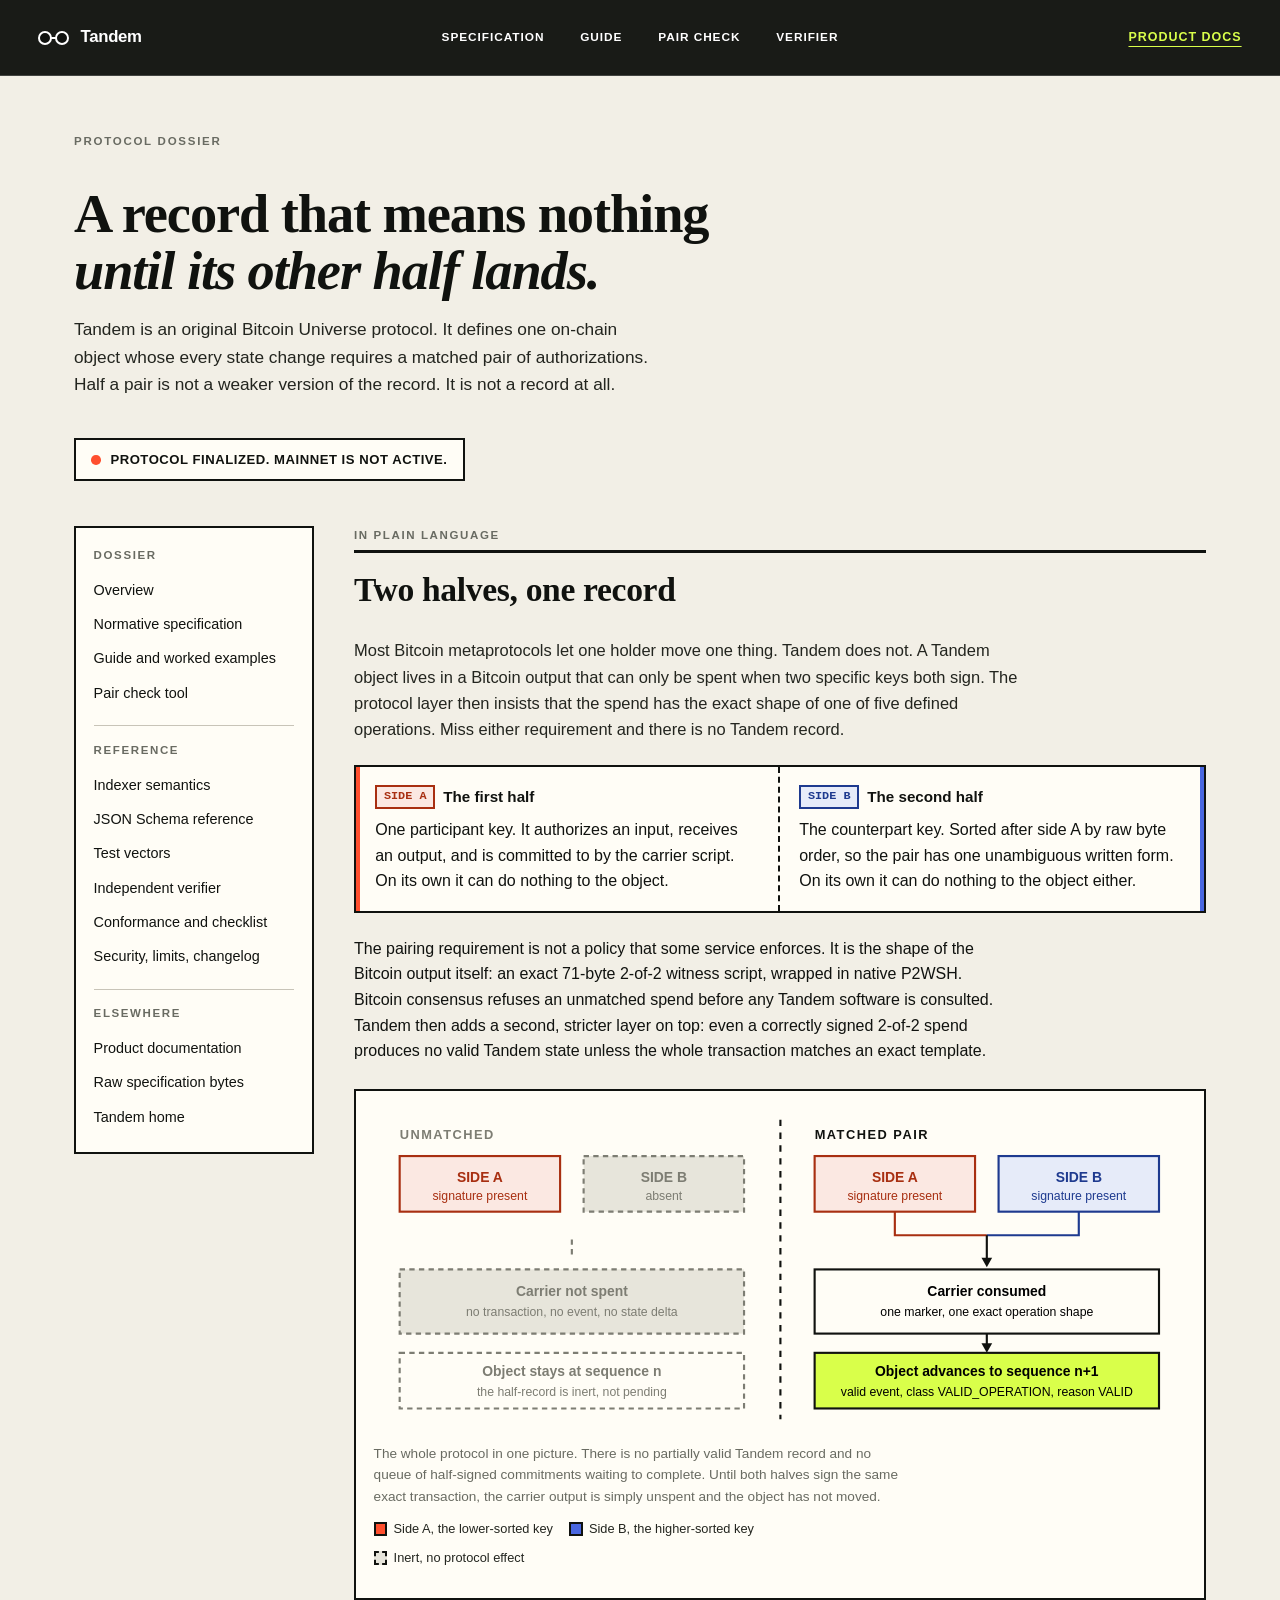
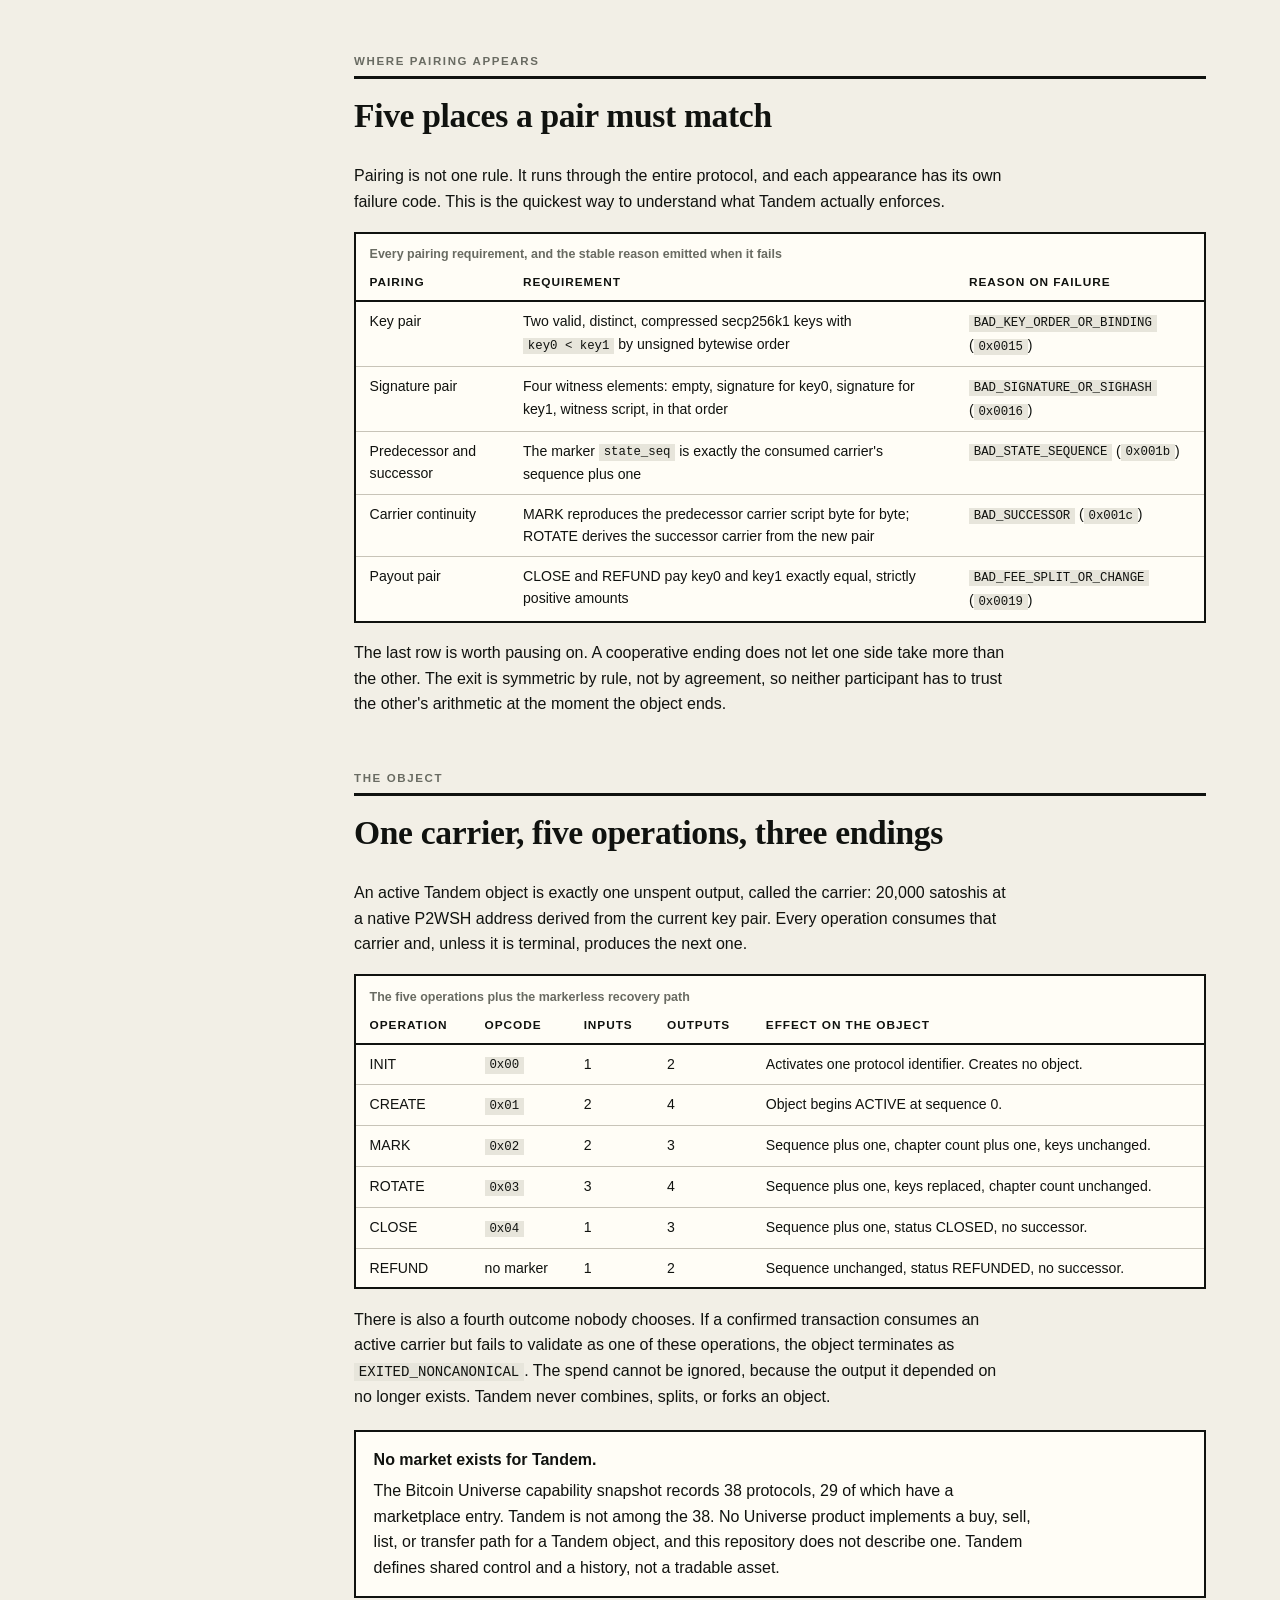
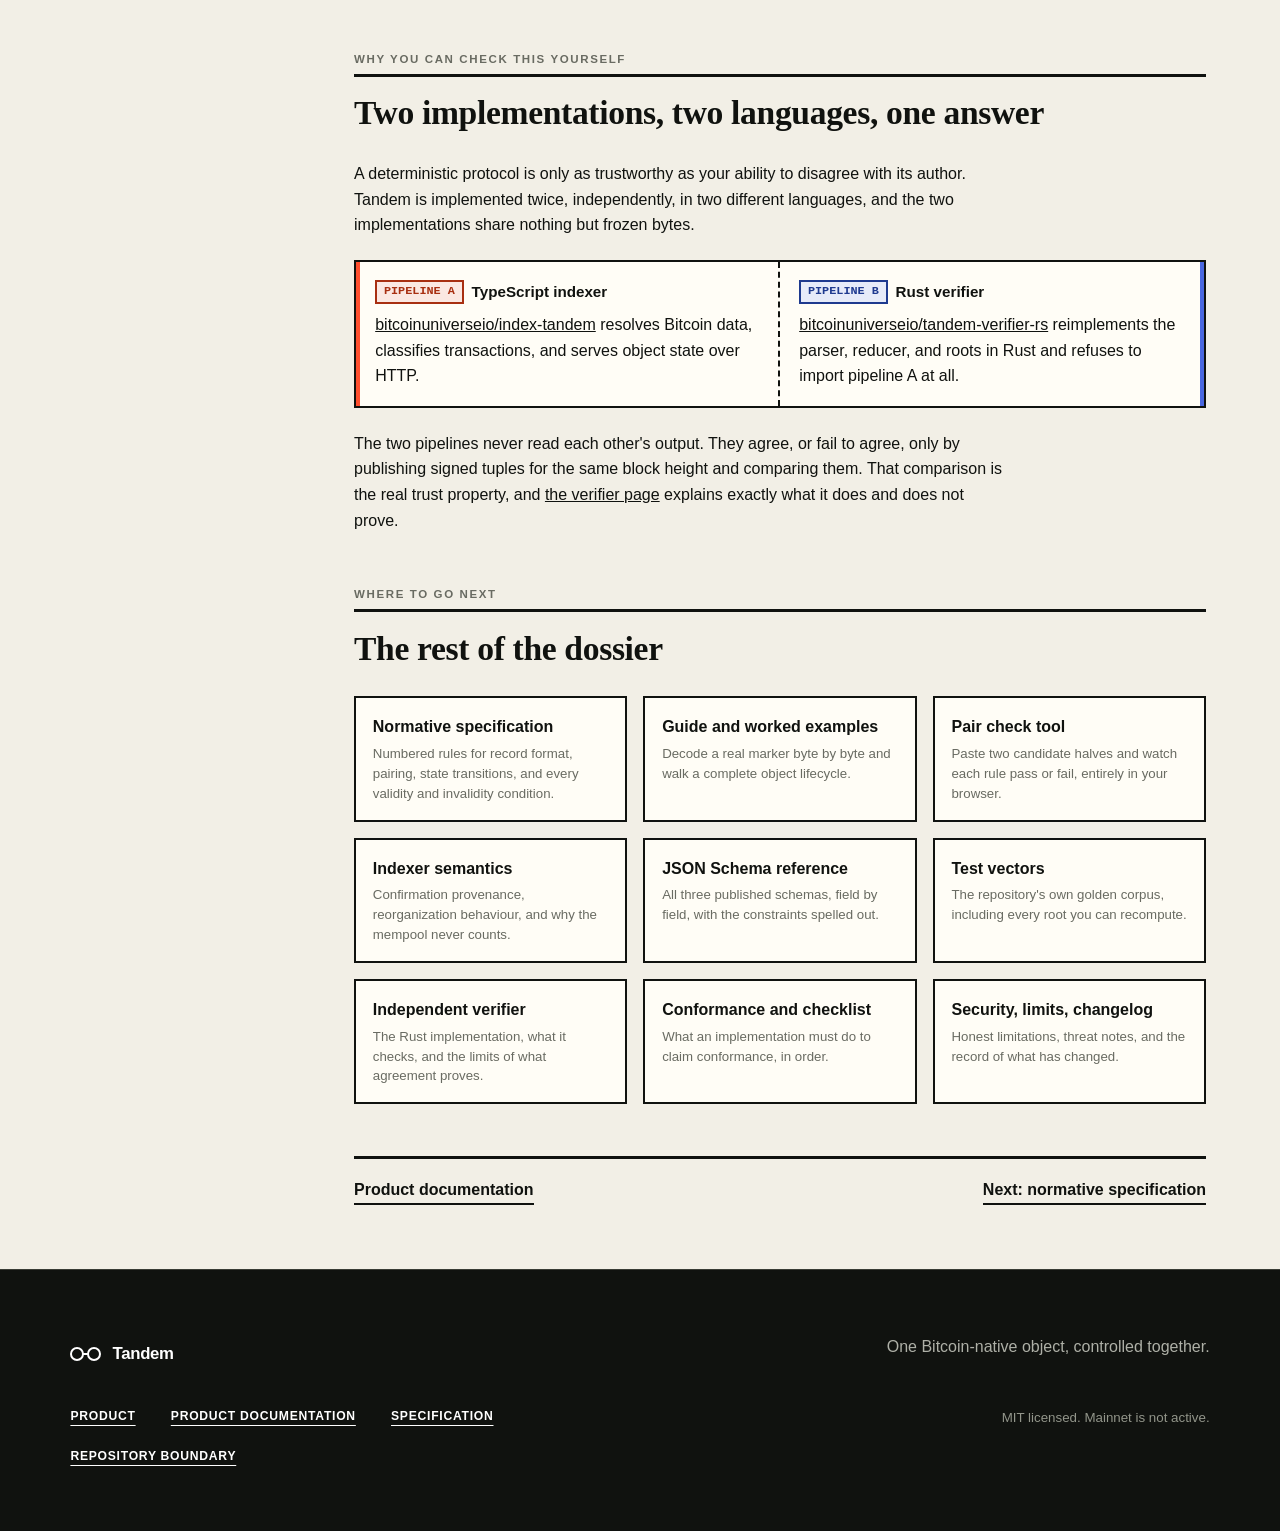
<file: docs/protocol.html>
<!doctype html>
<html lang="en">
  <head>
    <meta charset="utf-8">
    <meta name="viewport" content="width=device-width, initial-scale=1">
    <meta
      name="description"
      content="The Tandem protocol dossier: a two-sided Bitcoin commitment primitive where a record only becomes valid when both halves of a pair are present."
    >
    <meta name="theme-color" content="#10120f">
    <meta
      http-equiv="Content-Security-Policy"
      content="default-src 'self'; script-src 'self'; style-src 'self'; img-src 'self' data:; connect-src 'none'; object-src 'none'; base-uri 'self'; form-action 'self'"
    >
    <meta property="og:type" content="website">
    <meta property="og:title" content="Tandem protocol dossier">
    <meta property="og:description" content="Two halves, one record. The complete public specification, vectors, schemas, and independent verifier for the Tandem Bitcoin protocol.">
    <title>Tandem protocol dossier</title>
    <link rel="stylesheet" href="../assets/site.css">
    <link rel="stylesheet" href="../assets/dossier.css">
  </head>
  <body class="dossier">
    <a class="skip-link" href="#dossier-main">Skip to the dossier</a>

    <header class="site-header">
      <a class="wordmark" href="../index.html#top" aria-label="Tandem home">
        <span class="wordmark-mark" aria-hidden="true"><i></i><i></i></span>
        <span>Tandem</span>
      </a>
      <nav class="site-nav" aria-label="Dossier shortcuts">
        <a href="specification.html">Specification</a>
        <a href="guide.html">Guide</a>
        <a href="pair-check.html">Pair check</a>
        <a href="verifier.html">Verifier</a>
      </nav>
      <a class="header-link" href="index.html">Product docs</a>
    </header>

    <div class="dossier-hero">
      <p class="eyebrow">Protocol dossier</p>
      <h1>A record that means nothing<br><em>until its other half lands.</em></h1>
      <p class="dossier-lede">
        Tandem is an original Bitcoin Universe protocol. It defines one on-chain object whose
        every state change requires a matched pair of authorizations. Half a pair is not a
        weaker version of the record. It is not a record at all.
      </p>
      <p class="dossier-status"><i aria-hidden="true"></i> Protocol finalized. Mainnet is not active.</p>
    </div>

    <div class="dossier-shell">
      <aside class="dossier-side">
        <nav aria-label="Dossier sections">
          <p>Dossier</p>
          <a href="protocol.html">Overview</a>
          <a href="specification.html">Normative specification</a>
          <a href="guide.html">Guide and worked examples</a>
          <a href="pair-check.html">Pair check tool</a>
          <hr>
          <p>Reference</p>
          <a href="indexing.html">Indexer semantics</a>
          <a href="schemas.html">JSON Schema reference</a>
          <a href="vectors.html">Test vectors</a>
          <a href="verifier.html">Independent verifier</a>
          <a href="conformance.html">Conformance and checklist</a>
          <a href="considerations.html">Security, limits, changelog</a>
          <hr>
          <p>Elsewhere</p>
          <a href="index.html">Product documentation</a>
          <a href="../tandem.md">Raw specification bytes</a>
          <a href="../index.html">Tandem home</a>
        </nav>
      </aside>

      <main class="dossier-main" id="dossier-main">
        <section id="idea" aria-labelledby="idea-title">
          <p class="kicker">In plain language</p>
          <h2 id="idea-title">Two halves, one record</h2>
          <p class="lede">
            Most Bitcoin metaprotocols let one holder move one thing. Tandem does not. A Tandem
            object lives in a Bitcoin output that can only be spent when two specific keys both
            sign. The protocol layer then insists that the spend has the exact shape of one of
            five defined operations. Miss either requirement and there is no Tandem record.
          </p>

          <div class="pair-band">
            <div>
              <h4><span class="side-tag a">SIDE A</span> The first half</h4>
              <p>
                One participant key. It authorizes an input, receives an output, and is committed
                to by the carrier script. On its own it can do nothing to the object.
              </p>
            </div>
            <div>
              <h4><span class="side-tag b">SIDE B</span> The second half</h4>
              <p>
                The counterpart key. Sorted after side A by raw byte order, so the pair has one
                unambiguous written form. On its own it can do nothing to the object either.
              </p>
            </div>
          </div>

          <p>
            The pairing requirement is not a policy that some service enforces. It is the shape of
            the Bitcoin output itself: an exact 71-byte 2-of-2 witness script, wrapped in native
            P2WSH. Bitcoin consensus refuses an unmatched spend before any Tandem software is
            consulted. Tandem then adds a second, stricter layer on top: even a correctly signed
            2-of-2 spend produces no valid Tandem state unless the whole transaction matches an
            exact template.
          </p>

          <figure class="diagram">
            <svg viewBox="0 0 760 300" role="img" aria-labelledby="sig-title sig-desc">
              <title id="sig-title">An unmatched commitment beside a matched pair</title>
              <desc id="sig-desc">
                On the left, a commitment carrying only side A sits inert: the carrier output is
                never spent and object state does not change. On the right, side A and side B are
                both present, the carrier is consumed, and the object advances to the next state
                sequence.
              </desc>
              <g font-family="Inter, ui-sans-serif, sans-serif" font-size="13">
                <!-- divider seam -->
                <line x1="380" y1="10" x2="380" y2="290" stroke="#10120f" stroke-width="2" stroke-dasharray="6 6"></line>

                <!-- LEFT: unmatched -->
                <text x="24" y="28" font-size="12" font-weight="700" letter-spacing="1.4" fill="#7d7d73">UNMATCHED</text>

                <rect x="24" y="44" width="150" height="52" fill="var(--side-a-wash)" stroke="var(--side-a)" stroke-width="2"></rect>
                <text x="99" y="68" text-anchor="middle" font-weight="700" fill="var(--side-a)">SIDE A</text>
                <text x="99" y="85" text-anchor="middle" font-size="11.5" fill="var(--side-a)">signature present</text>

                <rect x="196" y="44" width="150" height="52" fill="#e7e5db" stroke="#7d7d73" stroke-width="2" stroke-dasharray="5 4"></rect>
                <text x="271" y="68" text-anchor="middle" font-weight="700" fill="#7d7d73">SIDE B</text>
                <text x="271" y="85" text-anchor="middle" font-size="11.5" fill="#7d7d73">absent</text>

                <path d="M185 122 L185 140" stroke="#7d7d73" stroke-width="2" stroke-dasharray="5 4"></path>

                <rect x="24" y="150" width="322" height="60" fill="#e7e5db" stroke="#7d7d73" stroke-width="2" stroke-dasharray="5 4"></rect>
                <text x="185" y="175" text-anchor="middle" font-weight="700" fill="#7d7d73">Carrier not spent</text>
                <text x="185" y="194" text-anchor="middle" font-size="11.5" fill="#7d7d73">no transaction, no event, no state delta</text>

                <rect x="24" y="228" width="322" height="52" fill="none" stroke="#7d7d73" stroke-width="2" stroke-dasharray="5 4"></rect>
                <text x="185" y="250" text-anchor="middle" font-weight="700" fill="#7d7d73">Object stays at sequence n</text>
                <text x="185" y="268" text-anchor="middle" font-size="11.5" fill="#7d7d73">the half-record is inert, not pending</text>

                <!-- RIGHT: matched -->
                <text x="412" y="28" font-size="12" font-weight="700" letter-spacing="1.4" fill="#10120f">MATCHED PAIR</text>

                <rect x="412" y="44" width="150" height="52" fill="var(--side-a-wash)" stroke="var(--side-a)" stroke-width="2"></rect>
                <text x="487" y="68" text-anchor="middle" font-weight="700" fill="var(--side-a)">SIDE A</text>
                <text x="487" y="85" text-anchor="middle" font-size="11.5" fill="var(--side-a)">signature present</text>

                <rect x="584" y="44" width="150" height="52" fill="var(--side-b-wash)" stroke="var(--side-b)" stroke-width="2"></rect>
                <text x="659" y="68" text-anchor="middle" font-weight="700" fill="var(--side-b)">SIDE B</text>
                <text x="659" y="85" text-anchor="middle" font-size="11.5" fill="var(--side-b)">signature present</text>

                <path d="M487 96 L487 118 L573 118" stroke="var(--side-a)" stroke-width="2" fill="none"></path>
                <path d="M659 96 L659 118 L573 118" stroke="var(--side-b)" stroke-width="2" fill="none"></path>
                <path d="M573 118 L573 140" stroke="#10120f" stroke-width="2"></path>
                <path d="M573 148 l-5 -9 l10 0 z" fill="#10120f"></path>

                <rect x="412" y="150" width="322" height="60" fill="var(--paper-bright)" stroke="#10120f" stroke-width="2"></rect>
                <text x="573" y="175" text-anchor="middle" font-weight="700">Carrier consumed</text>
                <text x="573" y="194" text-anchor="middle" font-size="11.5">one marker, one exact operation shape</text>

                <path d="M573 210 L573 222" stroke="#10120f" stroke-width="2"></path>
                <path d="M573 228 l-5 -9 l10 0 z" fill="#10120f"></path>

                <rect x="412" y="228" width="322" height="52" fill="var(--acid)" stroke="#10120f" stroke-width="2"></rect>
                <text x="573" y="250" text-anchor="middle" font-weight="700">Object advances to sequence n+1</text>
                <text x="573" y="268" text-anchor="middle" font-size="11.5">valid event, class VALID_OPERATION, reason VALID</text>
              </g>
            </svg>
            <figcaption>
              The whole protocol in one picture. There is no partially valid Tandem record and no
              queue of half-signed commitments waiting to complete. Until both halves sign the
              same exact transaction, the carrier output is simply unspent and the object has not
              moved.
            </figcaption>
            <p class="legend">
              <span><i class="a" aria-hidden="true"></i> Side A, the lower-sorted key</span>
              <span><i class="b" aria-hidden="true"></i> Side B, the higher-sorted key</span>
              <span><i class="inert" aria-hidden="true"></i> Inert, no protocol effect</span>
            </p>
          </figure>
        </section>

        <section id="pairs" aria-labelledby="pairs-title">
          <p class="kicker">Where pairing appears</p>
          <h2 id="pairs-title">Five places a pair must match</h2>
          <p>
            Pairing is not one rule. It runs through the entire protocol, and each appearance has
            its own failure code. This is the quickest way to understand what Tandem actually
            enforces.
          </p>

          <div class="scroll-x">
            <table class="tbl">
              <caption>Every pairing requirement, and the stable reason emitted when it fails</caption>
              <thead>
                <tr><th>Pairing</th><th>Requirement</th><th>Reason on failure</th></tr>
              </thead>
              <tbody>
                <tr>
                  <td>Key pair</td>
                  <td>Two valid, distinct, compressed secp256k1 keys with <code>key0 &lt; key1</code> by unsigned bytewise order</td>
                  <td><code>BAD_KEY_ORDER_OR_BINDING</code> (<code>0x0015</code>)</td>
                </tr>
                <tr>
                  <td>Signature pair</td>
                  <td>Four witness elements: empty, signature for key0, signature for key1, witness script, in that order</td>
                  <td><code>BAD_SIGNATURE_OR_SIGHASH</code> (<code>0x0016</code>)</td>
                </tr>
                <tr>
                  <td>Predecessor and successor</td>
                  <td>The marker <code>state_seq</code> is exactly the consumed carrier's sequence plus one</td>
                  <td><code>BAD_STATE_SEQUENCE</code> (<code>0x001b</code>)</td>
                </tr>
                <tr>
                  <td>Carrier continuity</td>
                  <td>MARK reproduces the predecessor carrier script byte for byte; ROTATE derives the successor carrier from the new pair</td>
                  <td><code>BAD_SUCCESSOR</code> (<code>0x001c</code>)</td>
                </tr>
                <tr>
                  <td>Payout pair</td>
                  <td>CLOSE and REFUND pay key0 and key1 exactly equal, strictly positive amounts</td>
                  <td><code>BAD_FEE_SPLIT_OR_CHANGE</code> (<code>0x0019</code>)</td>
                </tr>
              </tbody>
            </table>
          </div>

          <p>
            The last row is worth pausing on. A cooperative ending does not let one side take more
            than the other. The exit is symmetric by rule, not by agreement, so neither participant
            has to trust the other's arithmetic at the moment the object ends.
          </p>
        </section>

        <section id="shape" aria-labelledby="shape-title">
          <p class="kicker">The object</p>
          <h2 id="shape-title">One carrier, five operations, three endings</h2>
          <p>
            An active Tandem object is exactly one unspent output, called the carrier: 20,000
            satoshis at a native P2WSH address derived from the current key pair. Every operation
            consumes that carrier and, unless it is terminal, produces the next one.
          </p>

          <div class="scroll-x">
            <table class="tbl">
              <caption>The five operations plus the markerless recovery path</caption>
              <thead>
                <tr><th>Operation</th><th>Opcode</th><th>Inputs</th><th>Outputs</th><th>Effect on the object</th></tr>
              </thead>
              <tbody>
                <tr><td>INIT</td><td><code>0x00</code></td><td>1</td><td>2</td><td>Activates one protocol identifier. Creates no object.</td></tr>
                <tr><td>CREATE</td><td><code>0x01</code></td><td>2</td><td>4</td><td>Object begins ACTIVE at sequence 0.</td></tr>
                <tr><td>MARK</td><td><code>0x02</code></td><td>2</td><td>3</td><td>Sequence plus one, chapter count plus one, keys unchanged.</td></tr>
                <tr><td>ROTATE</td><td><code>0x03</code></td><td>3</td><td>4</td><td>Sequence plus one, keys replaced, chapter count unchanged.</td></tr>
                <tr><td>CLOSE</td><td><code>0x04</code></td><td>1</td><td>3</td><td>Sequence plus one, status CLOSED, no successor.</td></tr>
                <tr><td>REFUND</td><td>no marker</td><td>1</td><td>2</td><td>Sequence unchanged, status REFUNDED, no successor.</td></tr>
              </tbody>
            </table>
          </div>

          <p>
            There is also a fourth outcome nobody chooses. If a confirmed transaction consumes an
            active carrier but fails to validate as one of these operations, the object terminates
            as <code>EXITED_NONCANONICAL</code>. The spend cannot be ignored, because the output it
            depended on no longer exists. Tandem never combines, splits, or forks an object.
          </p>

          <div class="note">
            <strong>No market exists for Tandem.</strong>
            <p>
              The Bitcoin Universe capability snapshot records 38 protocols, 29 of which have a
              marketplace entry. Tandem is not among the 38. No Universe product implements a
              buy, sell, list, or transfer path for a Tandem object, and this repository does not
              describe one. Tandem defines shared control and a history, not a tradable asset.
            </p>
          </div>
        </section>

        <section id="trust" aria-labelledby="trust-title">
          <p class="kicker">Why you can check this yourself</p>
          <h2 id="trust-title">Two implementations, two languages, one answer</h2>
          <p>
            A deterministic protocol is only as trustworthy as your ability to disagree with its
            author. Tandem is implemented twice, independently, in two different languages, and
            the two implementations share nothing but frozen bytes.
          </p>

          <div class="pair-band">
            <div>
              <h4><span class="side-tag a">PIPELINE A</span> TypeScript indexer</h4>
              <p>
                <a href="https://github.com/bitcoinuniverseio/index-tandem">bitcoinuniverseio/index-tandem</a>
                resolves Bitcoin data, classifies transactions, and serves object state over HTTP.
              </p>
            </div>
            <div>
              <h4><span class="side-tag b">PIPELINE B</span> Rust verifier</h4>
              <p>
                <a href="https://github.com/bitcoinuniverseio/tandem-verifier-rs">bitcoinuniverseio/tandem-verifier-rs</a>
                reimplements the parser, reducer, and roots in Rust and refuses to import
                pipeline A at all.
              </p>
            </div>
          </div>

          <p>
            The two pipelines never read each other's output. They agree, or fail to agree, only by
            publishing signed tuples for the same block height and comparing them. That
            comparison is the real trust property, and
            <a href="verifier.html">the verifier page</a> explains exactly what it does and does
            not prove.
          </p>
        </section>

        <section id="read" aria-labelledby="read-title">
          <p class="kicker">Where to go next</p>
          <h2 id="read-title">The rest of the dossier</h2>
          <div class="card-grid">
            <a href="specification.html"><strong>Normative specification</strong><small>Numbered rules for record format, pairing, state transitions, and every validity and invalidity condition.</small></a>
            <a href="guide.html"><strong>Guide and worked examples</strong><small>Decode a real marker byte by byte and walk a complete object lifecycle.</small></a>
            <a href="pair-check.html"><strong>Pair check tool</strong><small>Paste two candidate halves and watch each rule pass or fail, entirely in your browser.</small></a>
            <a href="indexing.html"><strong>Indexer semantics</strong><small>Confirmation provenance, reorganization behaviour, and why the mempool never counts.</small></a>
            <a href="schemas.html"><strong>JSON Schema reference</strong><small>All three published schemas, field by field, with the constraints spelled out.</small></a>
            <a href="vectors.html"><strong>Test vectors</strong><small>The repository's own golden corpus, including every root you can recompute.</small></a>
            <a href="verifier.html"><strong>Independent verifier</strong><small>The Rust implementation, what it checks, and the limits of what agreement proves.</small></a>
            <a href="conformance.html"><strong>Conformance and checklist</strong><small>What an implementation must do to claim conformance, in order.</small></a>
            <a href="considerations.html"><strong>Security, limits, changelog</strong><small>Honest limitations, threat notes, and the record of what has changed.</small></a>
          </div>
        </section>

        <nav class="page-nav" aria-label="Dossier pagination">
          <a href="index.html">Product documentation</a>
          <a href="specification.html">Next: normative specification</a>
        </nav>
      </main>
    </div>

    <footer class="site-footer docs-footer">
      <div class="wordmark footer-wordmark">
        <span class="wordmark-mark" aria-hidden="true"><i></i><i></i></span>
        <span>Tandem</span>
      </div>
      <p>One Bitcoin-native object, controlled together.</p>
      <nav aria-label="Footer navigation">
        <a href="../index.html">Product</a>
        <a href="index.html">Product documentation</a>
        <a href="specification.html">Specification</a>
        <a href="../REPOSITORY_BOUNDARY.md">Repository boundary</a>
      </nav>
      <small>MIT licensed. Mainnet is not active.</small>
    </footer>
  </body>
</html>
</file>
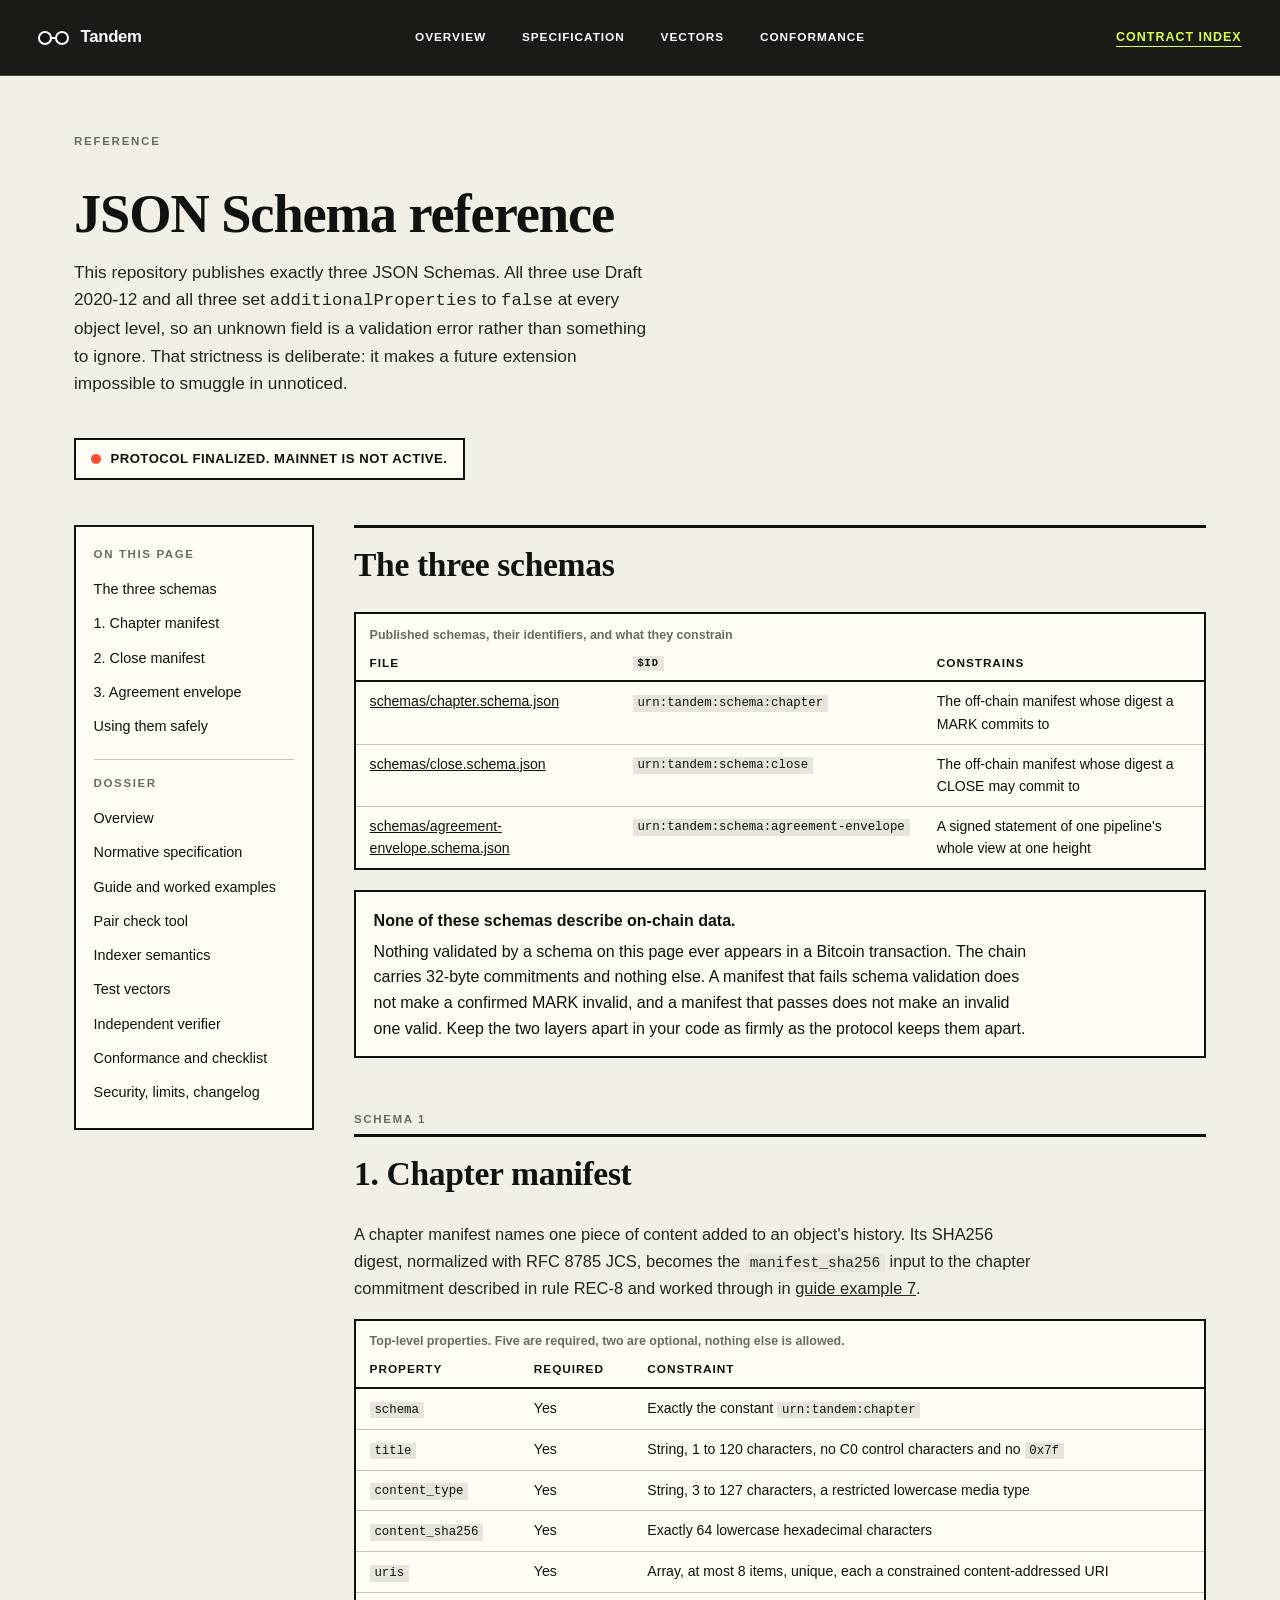
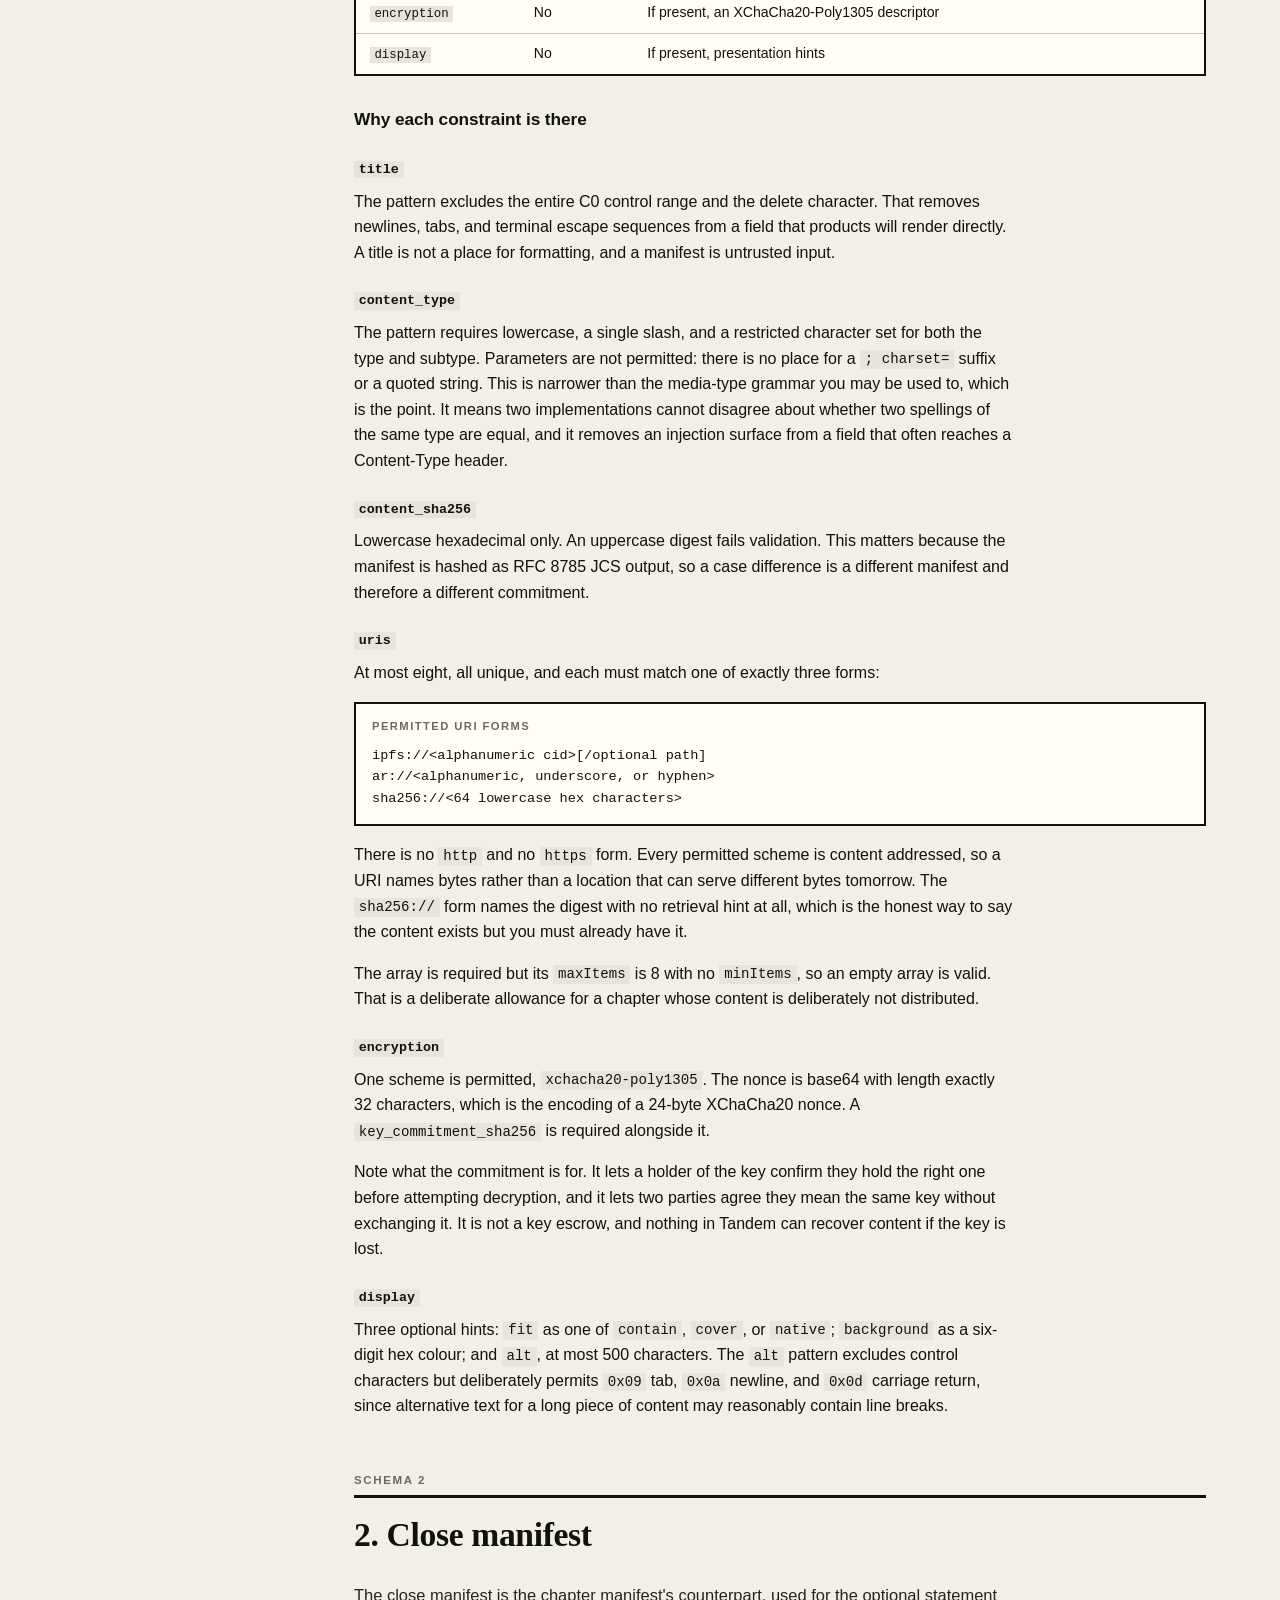
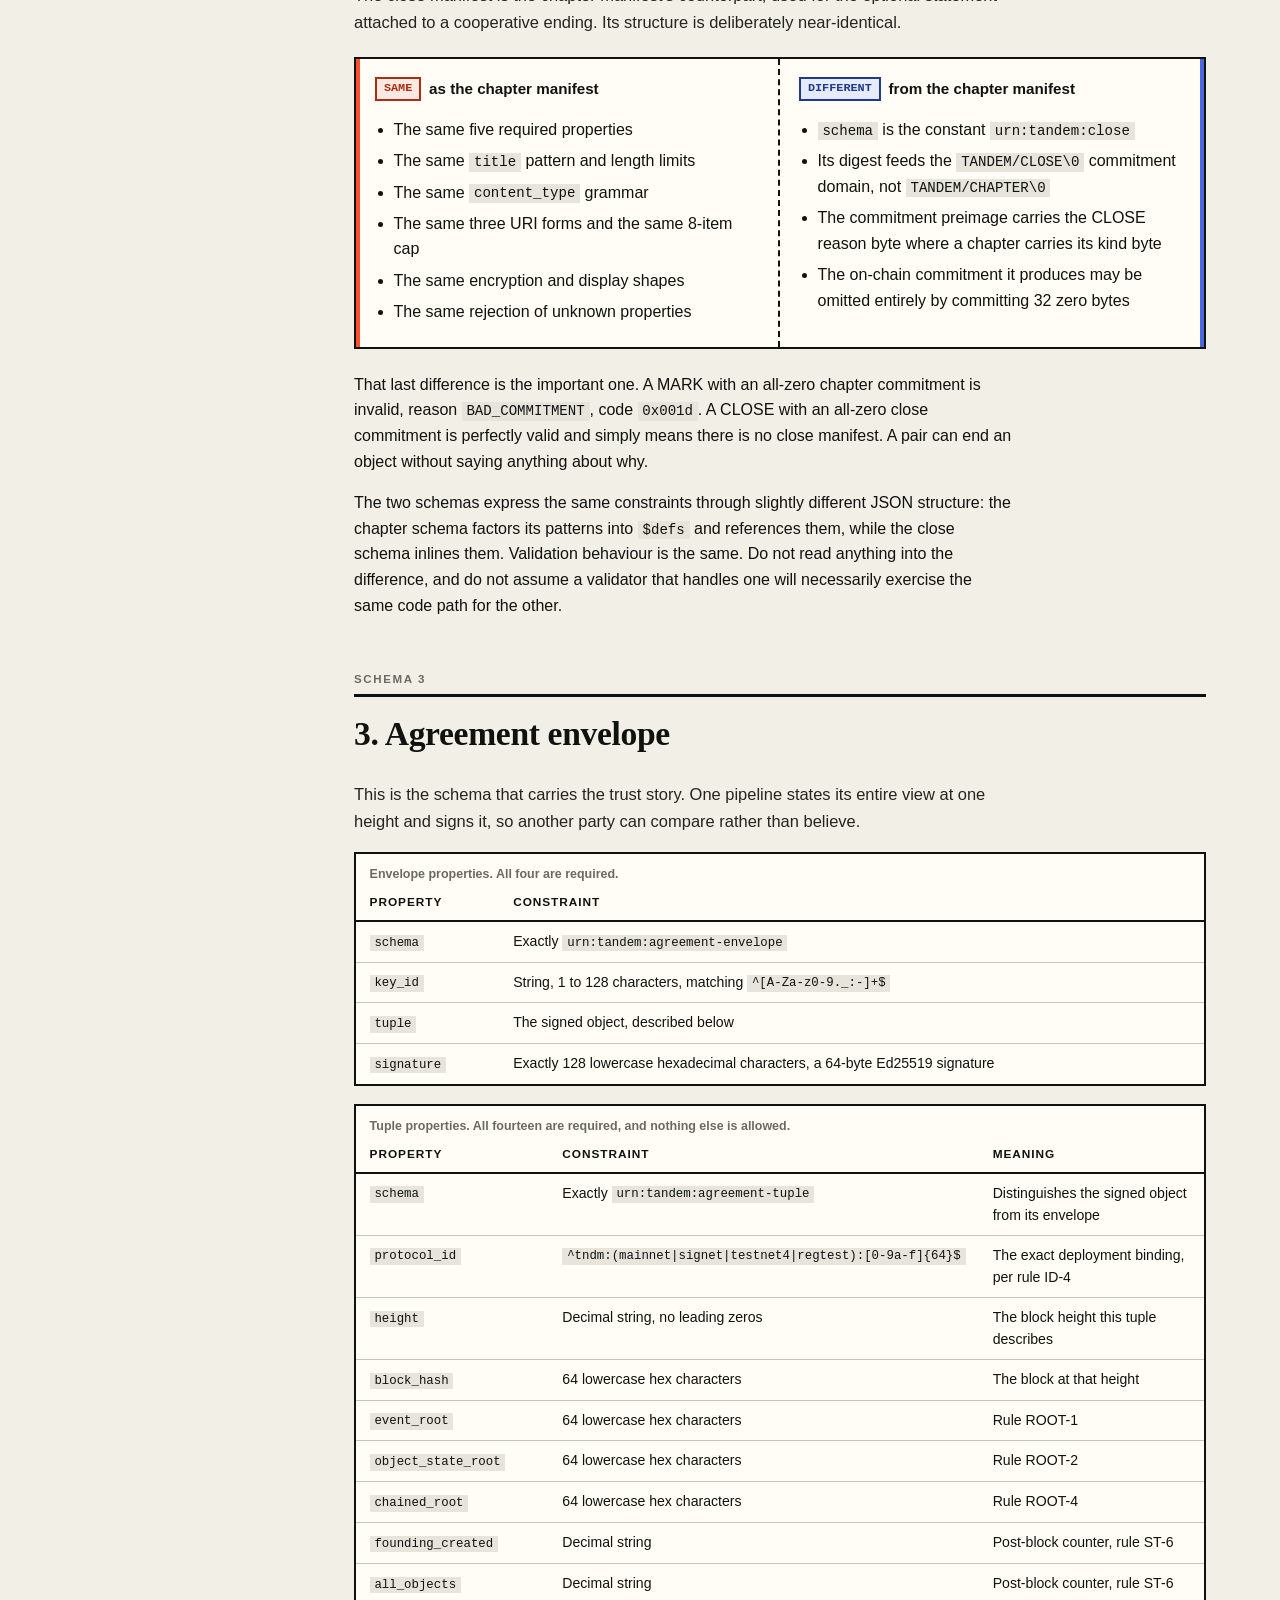
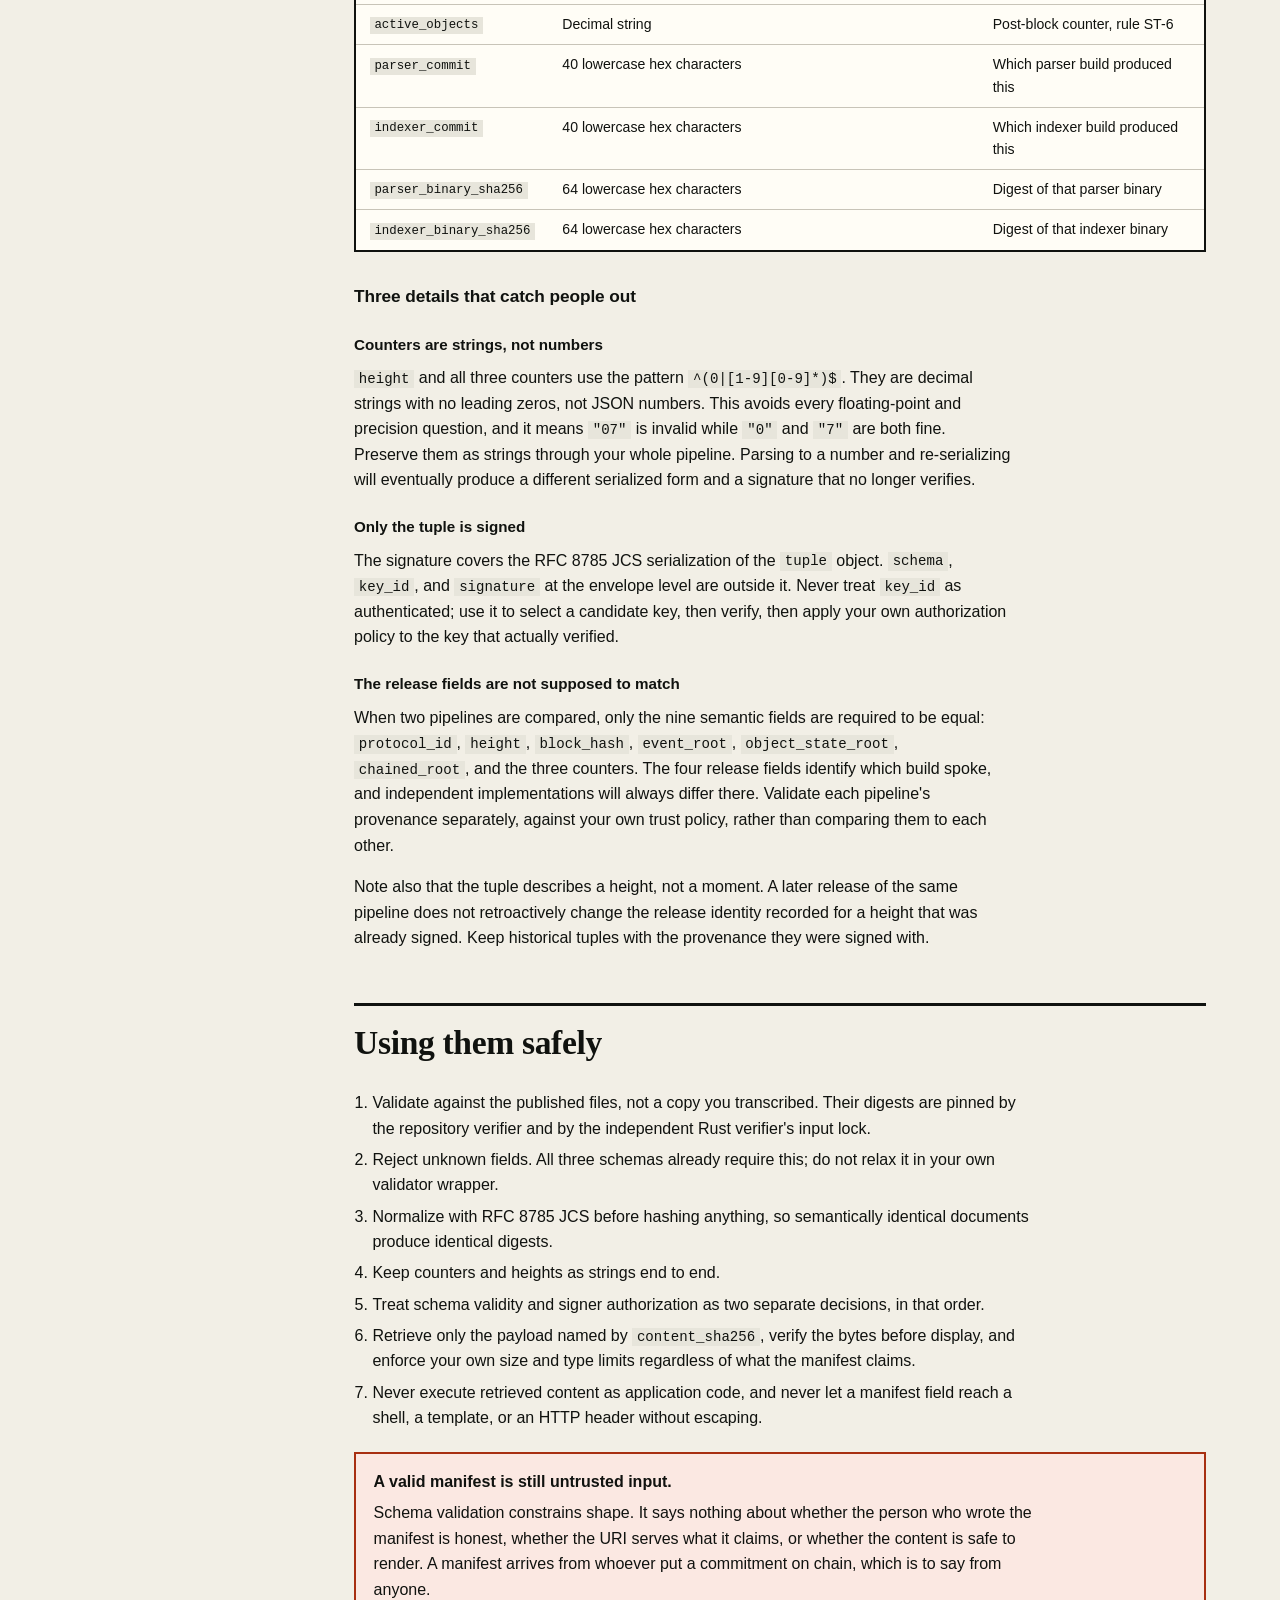
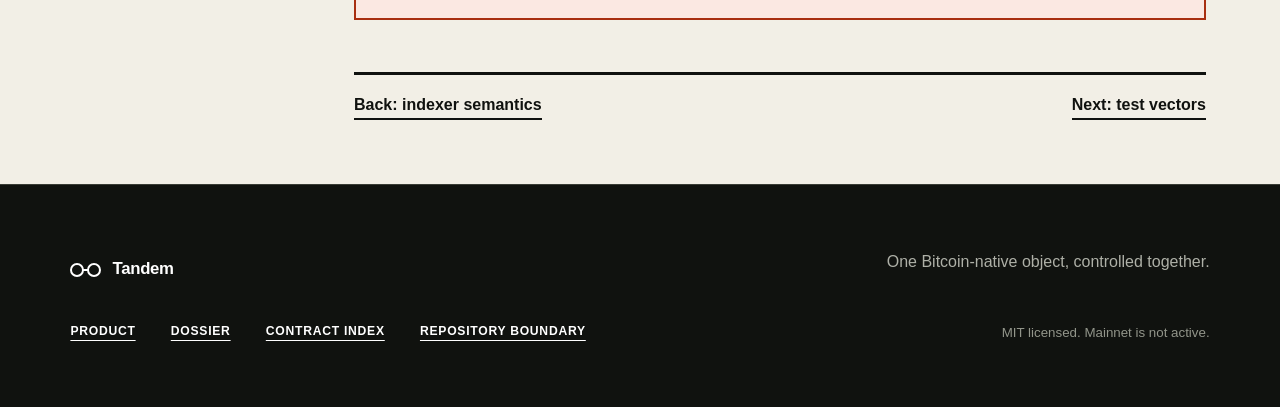
<file: docs/schemas.html>
<!doctype html>
<html lang="en">
  <head>
    <meta charset="utf-8">
    <meta name="viewport" content="width=device-width, initial-scale=1">
    <meta
      name="description"
      content="Field-by-field reference for the three published Tandem JSON Schemas: the chapter manifest, the close manifest, and the independent-indexer agreement envelope."
    >
    <meta name="theme-color" content="#10120f">
    <meta
      http-equiv="Content-Security-Policy"
      content="default-src 'self'; script-src 'self'; style-src 'self'; img-src 'self' data:; connect-src 'none'; object-src 'none'; base-uri 'self'; form-action 'self'"
    >
    <meta property="og:type" content="website">
    <meta property="og:title" content="Tandem JSON Schema reference">
    <meta property="og:description" content="Every constraint in the three published Tandem JSON Schemas, explained field by field with the reasoning behind each restriction.">
    <title>Tandem JSON Schema reference</title>
    <link rel="stylesheet" href="../assets/site.css">
    <link rel="stylesheet" href="../assets/dossier.css">
  </head>
  <body class="dossier">
    <a class="skip-link" href="#dossier-main">Skip to the reference</a>

    <header class="site-header">
      <a class="wordmark" href="../index.html#top" aria-label="Tandem home">
        <span class="wordmark-mark" aria-hidden="true"><i></i><i></i></span>
        <span>Tandem</span>
      </a>
      <nav class="site-nav" aria-label="Dossier shortcuts">
        <a href="protocol.html">Overview</a>
        <a href="specification.html">Specification</a>
        <a href="vectors.html">Vectors</a>
        <a href="conformance.html">Conformance</a>
      </nav>
      <a class="header-link" href="../protocol/README.md">Contract index</a>
    </header>

    <div class="dossier-hero">
      <p class="eyebrow">Reference</p>
      <h1>JSON Schema reference</h1>
      <p class="dossier-lede">
        This repository publishes exactly three JSON Schemas. All three use Draft 2020-12 and all
        three set <code>additionalProperties</code> to <code>false</code> at every object level, so
        an unknown field is a validation error rather than something to ignore. That strictness is
        deliberate: it makes a future extension impossible to smuggle in unnoticed.
      </p>
      <p class="dossier-status"><i aria-hidden="true"></i> Protocol finalized. Mainnet is not active.</p>
    </div>

    <div class="dossier-shell">
      <aside class="dossier-side">
        <nav aria-label="Schema sections">
          <p>On this page</p>
          <a href="#overview">The three schemas</a>
          <a href="#chapter">1. Chapter manifest</a>
          <a href="#close">2. Close manifest</a>
          <a href="#agreement">3. Agreement envelope</a>
          <a href="#using">Using them safely</a>
          <hr>
          <p>Dossier</p>
          <a href="protocol.html">Overview</a>
          <a href="specification.html">Normative specification</a>
          <a href="guide.html">Guide and worked examples</a>
          <a href="pair-check.html">Pair check tool</a>
          <a href="indexing.html">Indexer semantics</a>
          <a href="vectors.html">Test vectors</a>
          <a href="verifier.html">Independent verifier</a>
          <a href="conformance.html">Conformance and checklist</a>
          <a href="considerations.html">Security, limits, changelog</a>
        </nav>
      </aside>

      <main class="dossier-main" id="dossier-main">
        <section id="overview" aria-labelledby="overview-title">
          <h2 id="overview-title">The three schemas</h2>
          <div class="scroll-x">
            <table class="tbl">
              <caption>Published schemas, their identifiers, and what they constrain</caption>
              <thead><tr><th>File</th><th><code>$id</code></th><th>Constrains</th></tr></thead>
              <tbody>
                <tr>
                  <td><a href="../schemas/chapter.schema.json">schemas/chapter.schema.json</a></td>
                  <td><code>urn:tandem:schema:chapter</code></td>
                  <td>The off-chain manifest whose digest a MARK commits to</td>
                </tr>
                <tr>
                  <td><a href="../schemas/close.schema.json">schemas/close.schema.json</a></td>
                  <td><code>urn:tandem:schema:close</code></td>
                  <td>The off-chain manifest whose digest a CLOSE may commit to</td>
                </tr>
                <tr>
                  <td><a href="../schemas/agreement-envelope.schema.json">schemas/agreement-envelope.schema.json</a></td>
                  <td><code>urn:tandem:schema:agreement-envelope</code></td>
                  <td>A signed statement of one pipeline's whole view at one height</td>
                </tr>
              </tbody>
            </table>
          </div>

          <div class="note">
            <strong>None of these schemas describe on-chain data.</strong>
            <p>
              Nothing validated by a schema on this page ever appears in a Bitcoin transaction. The
              chain carries 32-byte commitments and nothing else. A manifest that fails schema
              validation does not make a confirmed MARK invalid, and a manifest that passes does not
              make an invalid one valid. Keep the two layers apart in your code as firmly as the
              protocol keeps them apart.
            </p>
          </div>
        </section>

        <section id="chapter" aria-labelledby="chapter-title">
          <p class="kicker">Schema 1</p>
          <h2 id="chapter-title">1. Chapter manifest</h2>
          <p class="lede">
            A chapter manifest names one piece of content added to an object's history. Its SHA256
            digest, normalized with RFC 8785 JCS, becomes the <code>manifest_sha256</code> input
            to the chapter commitment described in rule REC-8 and worked through in
            <a href="guide.html#content">guide example 7</a>.
          </p>

          <div class="scroll-x">
            <table class="tbl">
              <caption>Top-level properties. Five are required, two are optional, nothing else is allowed.</caption>
              <thead><tr><th>Property</th><th>Required</th><th>Constraint</th></tr></thead>
              <tbody>
                <tr><td><code>schema</code></td><td>Yes</td><td>Exactly the constant <code>urn:tandem:chapter</code></td></tr>
                <tr><td><code>title</code></td><td>Yes</td><td>String, 1 to 120 characters, no C0 control characters and no <code>0x7f</code></td></tr>
                <tr><td><code>content_type</code></td><td>Yes</td><td>String, 3 to 127 characters, a restricted lowercase media type</td></tr>
                <tr><td><code>content_sha256</code></td><td>Yes</td><td>Exactly 64 lowercase hexadecimal characters</td></tr>
                <tr><td><code>uris</code></td><td>Yes</td><td>Array, at most 8 items, unique, each a constrained content-addressed URI</td></tr>
                <tr><td><code>encryption</code></td><td>No</td><td>If present, an XChaCha20-Poly1305 descriptor</td></tr>
                <tr><td><code>display</code></td><td>No</td><td>If present, presentation hints</td></tr>
              </tbody>
            </table>
          </div>

          <h3>Why each constraint is there</h3>

          <h4><code>title</code></h4>
          <p>
            The pattern excludes the entire C0 control range and the delete character. That removes
            newlines, tabs, and terminal escape sequences from a field that products will render
            directly. A title is not a place for formatting, and a manifest is untrusted input.
          </p>

          <h4><code>content_type</code></h4>
          <p>
            The pattern requires lowercase, a single slash, and a restricted character set for both
            the type and subtype. Parameters are not permitted: there is no place for a
            <code>; charset=</code> suffix or a quoted string. This is narrower than the media-type
            grammar you may be used to, which is the point. It means two implementations cannot
            disagree about whether two spellings of the same type are equal, and it removes an
            injection surface from a field that often reaches a Content-Type header.
          </p>

          <h4><code>content_sha256</code></h4>
          <p>
            Lowercase hexadecimal only. An uppercase digest fails validation. This matters because
            the manifest is hashed as RFC 8785 JCS output, so a case difference is a different manifest
            and therefore a different commitment.
          </p>

          <h4><code>uris</code></h4>
          <p>
            At most eight, all unique, and each must match one of exactly three forms:
          </p>
          <div class="code">
            <span class="code-label">Permitted URI forms</span>
            <pre><code>ipfs://&lt;alphanumeric cid&gt;[/optional path]
ar://&lt;alphanumeric, underscore, or hyphen&gt;
sha256://&lt;64 lowercase hex characters&gt;</code></pre>
          </div>
          <p>
            There is no <code>http</code> and no <code>https</code> form. Every permitted scheme is
            content addressed, so a URI names bytes rather than a location that can serve different
            bytes tomorrow. The <code>sha256://</code> form names the digest with no retrieval hint
            at all, which is the honest way to say the content exists but you must already have it.
          </p>
          <p>
            The array is required but its <code>maxItems</code> is 8 with no <code>minItems</code>,
            so an empty array is valid. That is a deliberate allowance for a chapter whose content
            is deliberately not distributed.
          </p>

          <h4><code>encryption</code></h4>
          <p>
            One scheme is permitted, <code>xchacha20-poly1305</code>. The nonce is base64 with
            length exactly 32 characters, which is the encoding of a 24-byte XChaCha20 nonce. A
            <code>key_commitment_sha256</code> is required alongside it.
          </p>
          <p>
            Note what the commitment is for. It lets a holder of the key confirm they hold the right
            one before attempting decryption, and it lets two parties agree they mean the same key
            without exchanging it. It is not a key escrow, and nothing in Tandem can recover content
            if the key is lost.
          </p>

          <h4><code>display</code></h4>
          <p>
            Three optional hints: <code>fit</code> as one of <code>contain</code>,
            <code>cover</code>, or <code>native</code>; <code>background</code> as a six-digit hex
            colour; and <code>alt</code>, at most 500 characters. The <code>alt</code> pattern
            excludes control characters but deliberately permits <code>0x09</code> tab,
            <code>0x0a</code> newline, and <code>0x0d</code> carriage return, since alternative text
            for a long piece of content may reasonably contain line breaks.
          </p>
        </section>

        <section id="close" aria-labelledby="close-title">
          <p class="kicker">Schema 2</p>
          <h2 id="close-title">2. Close manifest</h2>
          <p class="lede">
            The close manifest is the chapter manifest's counterpart, used for the optional
            statement attached to a cooperative ending. Its structure is deliberately near-identical.
          </p>

          <div class="pair-band">
            <div>
              <h4><span class="side-tag a">SAME</span> as the chapter manifest</h4>
              <ul>
                <li>The same five required properties</li>
                <li>The same <code>title</code> pattern and length limits</li>
                <li>The same <code>content_type</code> grammar</li>
                <li>The same three URI forms and the same 8-item cap</li>
                <li>The same encryption and display shapes</li>
                <li>The same rejection of unknown properties</li>
              </ul>
            </div>
            <div>
              <h4><span class="side-tag b">DIFFERENT</span> from the chapter manifest</h4>
              <ul>
                <li><code>schema</code> is the constant <code>urn:tandem:close</code></li>
                <li>Its digest feeds the <code>TANDEM/CLOSE\0</code> commitment domain, not <code>TANDEM/CHAPTER\0</code></li>
                <li>The commitment preimage carries the CLOSE reason byte where a chapter carries its kind byte</li>
                <li>The on-chain commitment it produces may be omitted entirely by committing 32 zero bytes</li>
              </ul>
            </div>
          </div>

          <p>
            That last difference is the important one. A MARK with an all-zero chapter commitment is
            invalid, reason <code>BAD_COMMITMENT</code>, code <code>0x001d</code>. A CLOSE with an
            all-zero close commitment is perfectly valid and simply means there is no close
            manifest. A pair can end an object without saying anything about why.
          </p>

          <p>
            The two schemas express the same constraints through slightly different JSON structure:
            the chapter schema factors its patterns into <code>$defs</code> and references them,
            while the close schema inlines them. Validation behaviour is the same. Do not read
            anything into the difference, and do not assume a validator that handles one will
            necessarily exercise the same code path for the other.
          </p>
        </section>

        <section id="agreement" aria-labelledby="agreement-title">
          <p class="kicker">Schema 3</p>
          <h2 id="agreement-title">3. Agreement envelope</h2>
          <p class="lede">
            This is the schema that carries the trust story. One pipeline states its entire view at
            one height and signs it, so another party can compare rather than believe.
          </p>

          <div class="scroll-x">
            <table class="tbl">
              <caption>Envelope properties. All four are required.</caption>
              <thead><tr><th>Property</th><th>Constraint</th></tr></thead>
              <tbody>
                <tr><td><code>schema</code></td><td>Exactly <code>urn:tandem:agreement-envelope</code></td></tr>
                <tr><td><code>key_id</code></td><td>String, 1 to 128 characters, matching <code>^[A-Za-z0-9._:-]+$</code></td></tr>
                <tr><td><code>tuple</code></td><td>The signed object, described below</td></tr>
                <tr><td><code>signature</code></td><td>Exactly 128 lowercase hexadecimal characters, a 64-byte Ed25519 signature</td></tr>
              </tbody>
            </table>
          </div>

          <div class="scroll-x">
            <table class="tbl">
              <caption>Tuple properties. All fourteen are required, and nothing else is allowed.</caption>
              <thead><tr><th>Property</th><th>Constraint</th><th>Meaning</th></tr></thead>
              <tbody>
                <tr><td><code>schema</code></td><td>Exactly <code>urn:tandem:agreement-tuple</code></td><td>Distinguishes the signed object from its envelope</td></tr>
                <tr><td><code>protocol_id</code></td><td><code>^tndm:(mainnet|signet|testnet4|regtest):[0-9a-f]{64}$</code></td><td>The exact deployment binding, per rule ID-4</td></tr>
                <tr><td><code>height</code></td><td>Decimal string, no leading zeros</td><td>The block height this tuple describes</td></tr>
                <tr><td><code>block_hash</code></td><td>64 lowercase hex characters</td><td>The block at that height</td></tr>
                <tr><td><code>event_root</code></td><td>64 lowercase hex characters</td><td>Rule ROOT-1</td></tr>
                <tr><td><code>object_state_root</code></td><td>64 lowercase hex characters</td><td>Rule ROOT-2</td></tr>
                <tr><td><code>chained_root</code></td><td>64 lowercase hex characters</td><td>Rule ROOT-4</td></tr>
                <tr><td><code>founding_created</code></td><td>Decimal string</td><td>Post-block counter, rule ST-6</td></tr>
                <tr><td><code>all_objects</code></td><td>Decimal string</td><td>Post-block counter, rule ST-6</td></tr>
                <tr><td><code>active_objects</code></td><td>Decimal string</td><td>Post-block counter, rule ST-6</td></tr>
                <tr><td><code>parser_commit</code></td><td>40 lowercase hex characters</td><td>Which parser build produced this</td></tr>
                <tr><td><code>indexer_commit</code></td><td>40 lowercase hex characters</td><td>Which indexer build produced this</td></tr>
                <tr><td><code>parser_binary_sha256</code></td><td>64 lowercase hex characters</td><td>Digest of that parser binary</td></tr>
                <tr><td><code>indexer_binary_sha256</code></td><td>64 lowercase hex characters</td><td>Digest of that indexer binary</td></tr>
              </tbody>
            </table>
          </div>

          <h3>Three details that catch people out</h3>

          <h4>Counters are strings, not numbers</h4>
          <p>
            <code>height</code> and all three counters use the pattern
            <code>^(0|[1-9][0-9]*)$</code>. They are decimal strings with no leading zeros, not JSON
            numbers. This avoids every floating-point and precision question, and it means
            <code>"07"</code> is invalid while <code>"0"</code> and <code>"7"</code> are both fine.
            Preserve them as strings through your whole pipeline. Parsing to a number and
            re-serializing will eventually produce a different serialized form and a signature that
            no longer verifies.
          </p>

          <h4>Only the tuple is signed</h4>
          <p>
            The signature covers the RFC 8785 JCS serialization of the <code>tuple</code>
            object. <code>schema</code>, <code>key_id</code>, and <code>signature</code> at the
            envelope level are outside it. Never treat <code>key_id</code> as authenticated; use it
            to select a candidate key, then verify, then apply your own authorization policy to the
            key that actually verified.
          </p>

          <h4>The release fields are not supposed to match</h4>
          <p>
            When two pipelines are compared, only the nine semantic fields are required to be equal:
            <code>protocol_id</code>, <code>height</code>, <code>block_hash</code>,
            <code>event_root</code>, <code>object_state_root</code>, <code>chained_root</code>, and
            the three counters. The four release fields identify which build spoke, and independent
            implementations will always differ there. Validate each pipeline's provenance
            separately, against your own trust policy, rather than comparing them to each other.
          </p>

          <p>
            Note also that the tuple describes a height, not a moment. A later release of the same
            pipeline does not retroactively change the release identity recorded for a height that
            was already signed. Keep historical tuples with the provenance they were signed with.
          </p>
        </section>

        <section id="using" aria-labelledby="using-title">
          <h2 id="using-title">Using them safely</h2>
          <ol>
            <li>Validate against the published files, not a copy you transcribed. Their digests are pinned by the repository verifier and by the independent Rust verifier's input lock.</li>
            <li>Reject unknown fields. All three schemas already require this; do not relax it in your own validator wrapper.</li>
            <li>Normalize with RFC 8785 JCS before hashing anything, so semantically identical documents produce identical digests.</li>
            <li>Keep counters and heights as strings end to end.</li>
            <li>Treat schema validity and signer authorization as two separate decisions, in that order.</li>
            <li>Retrieve only the payload named by <code>content_sha256</code>, verify the bytes before display, and enforce your own size and type limits regardless of what the manifest claims.</li>
            <li>Never execute retrieved content as application code, and never let a manifest field reach a shell, a template, or an HTTP header without escaping.</li>
          </ol>

          <div class="note warn">
            <strong>A valid manifest is still untrusted input.</strong>
            <p>
              Schema validation constrains shape. It says nothing about whether the person who wrote
              the manifest is honest, whether the URI serves what it claims, or whether the content
              is safe to render. A manifest arrives from whoever put a commitment on chain, which is
              to say from anyone.
            </p>
          </div>
        </section>

        <nav class="page-nav" aria-label="Dossier pagination">
          <a href="indexing.html">Back: indexer semantics</a>
          <a href="vectors.html">Next: test vectors</a>
        </nav>
      </main>
    </div>

    <footer class="site-footer docs-footer">
      <div class="wordmark footer-wordmark">
        <span class="wordmark-mark" aria-hidden="true"><i></i><i></i></span>
        <span>Tandem</span>
      </div>
      <p>One Bitcoin-native object, controlled together.</p>
      <nav aria-label="Footer navigation">
        <a href="../index.html">Product</a>
        <a href="protocol.html">Dossier</a>
        <a href="../protocol/README.md">Contract index</a>
        <a href="../REPOSITORY_BOUNDARY.md">Repository boundary</a>
      </nav>
      <small>MIT licensed. Mainnet is not active.</small>
    </footer>
  </body>
</html>
</file>
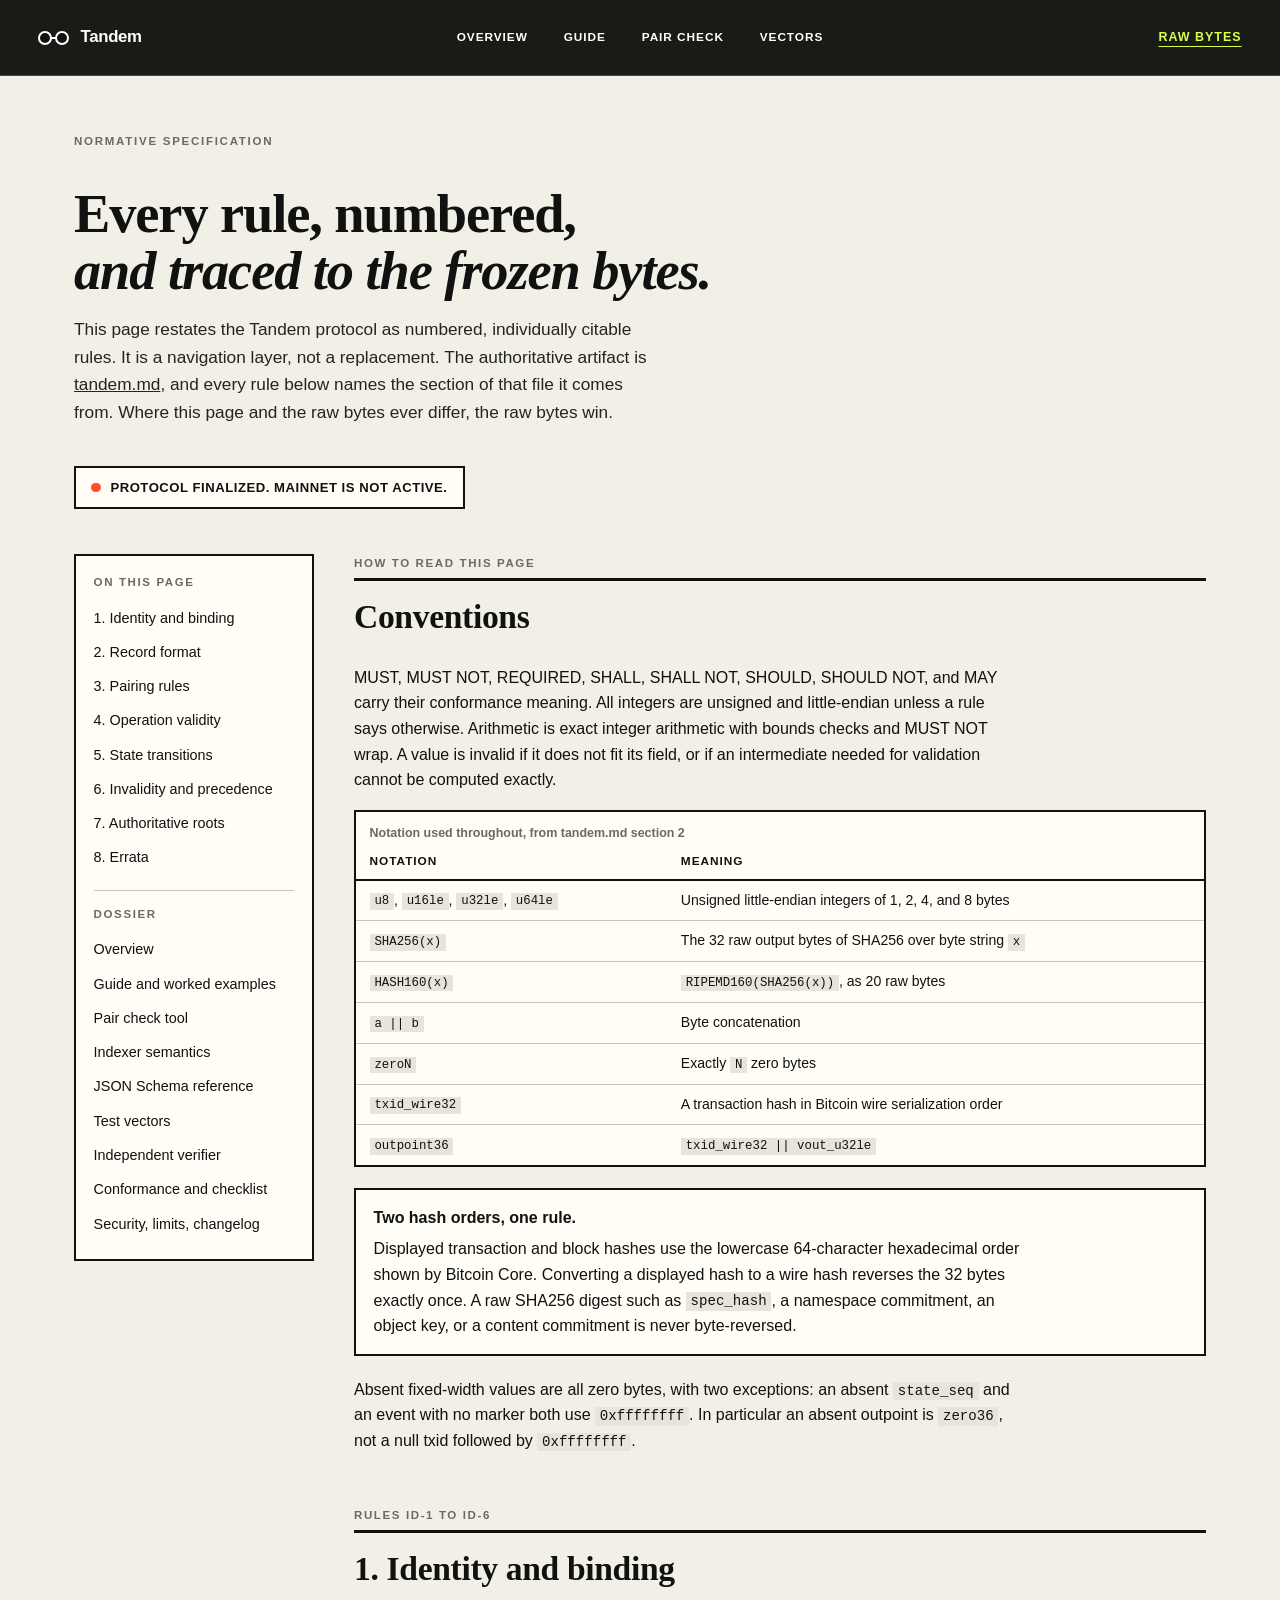
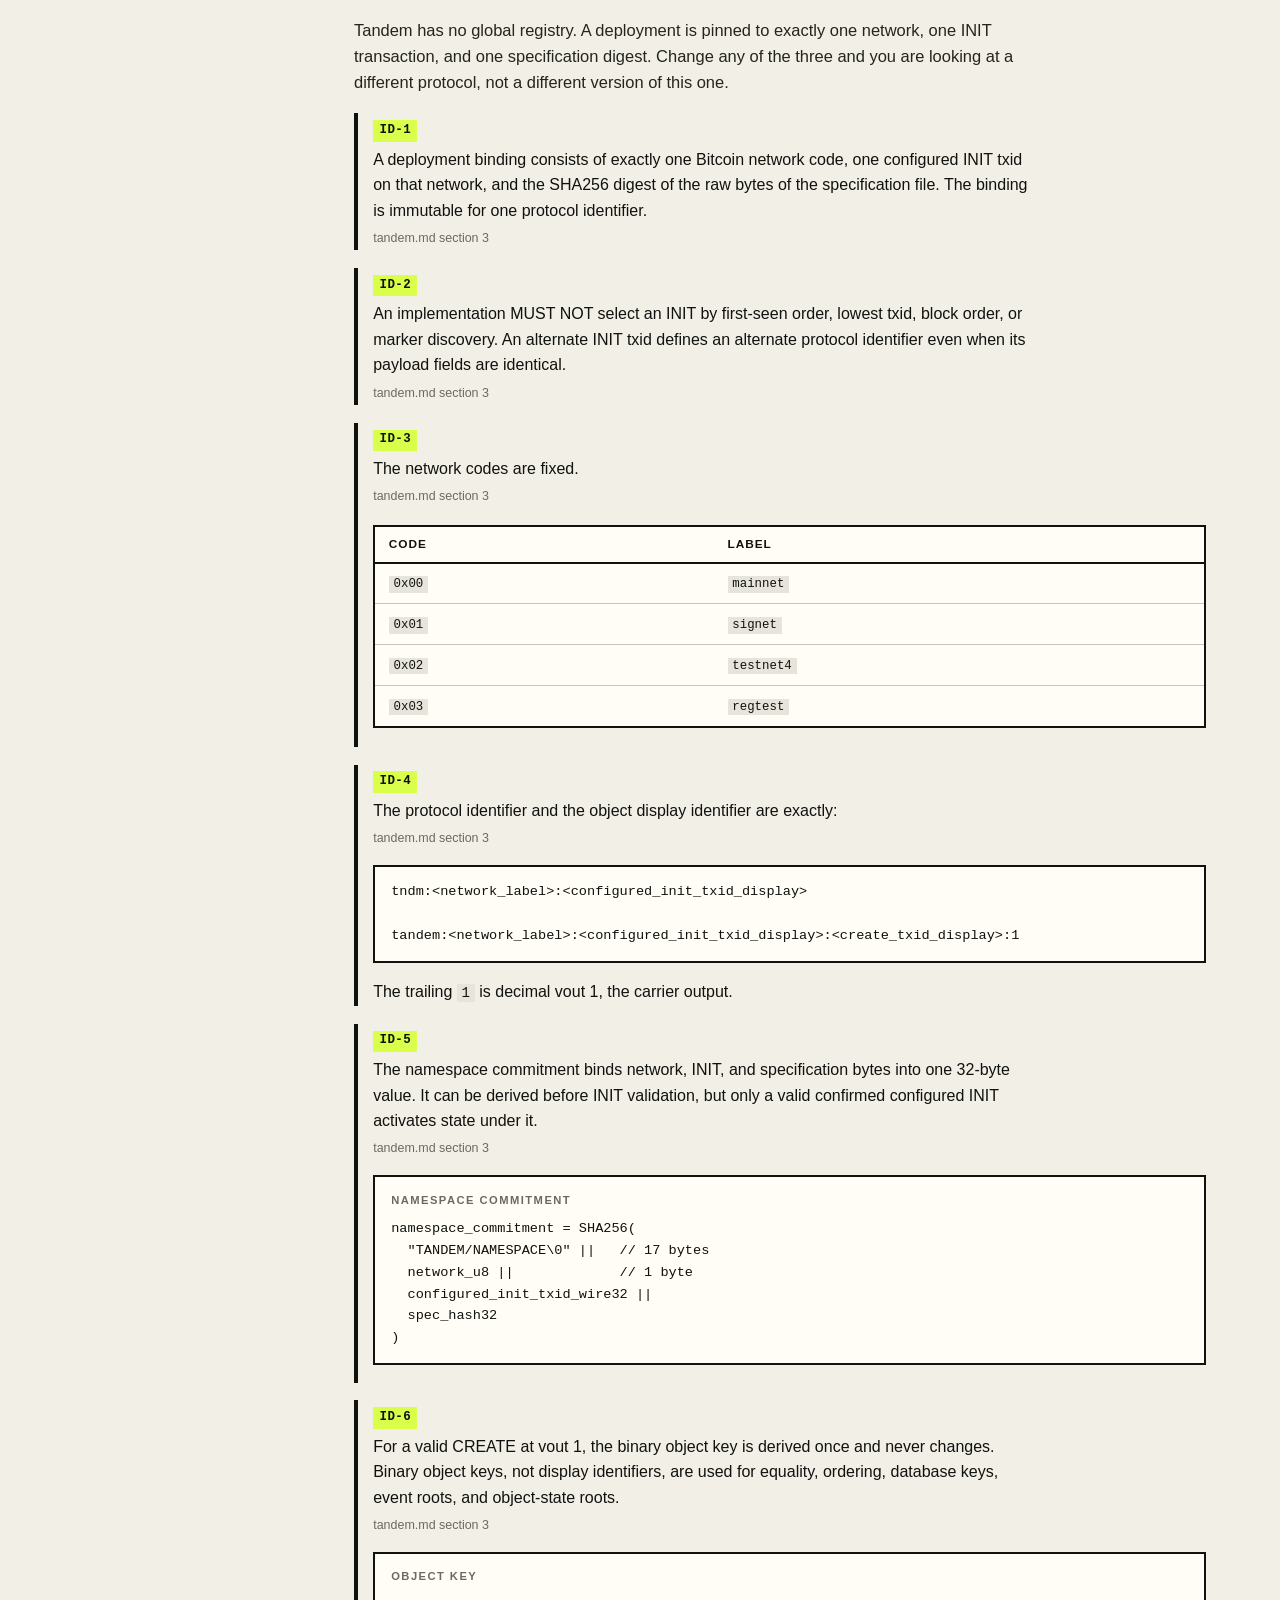
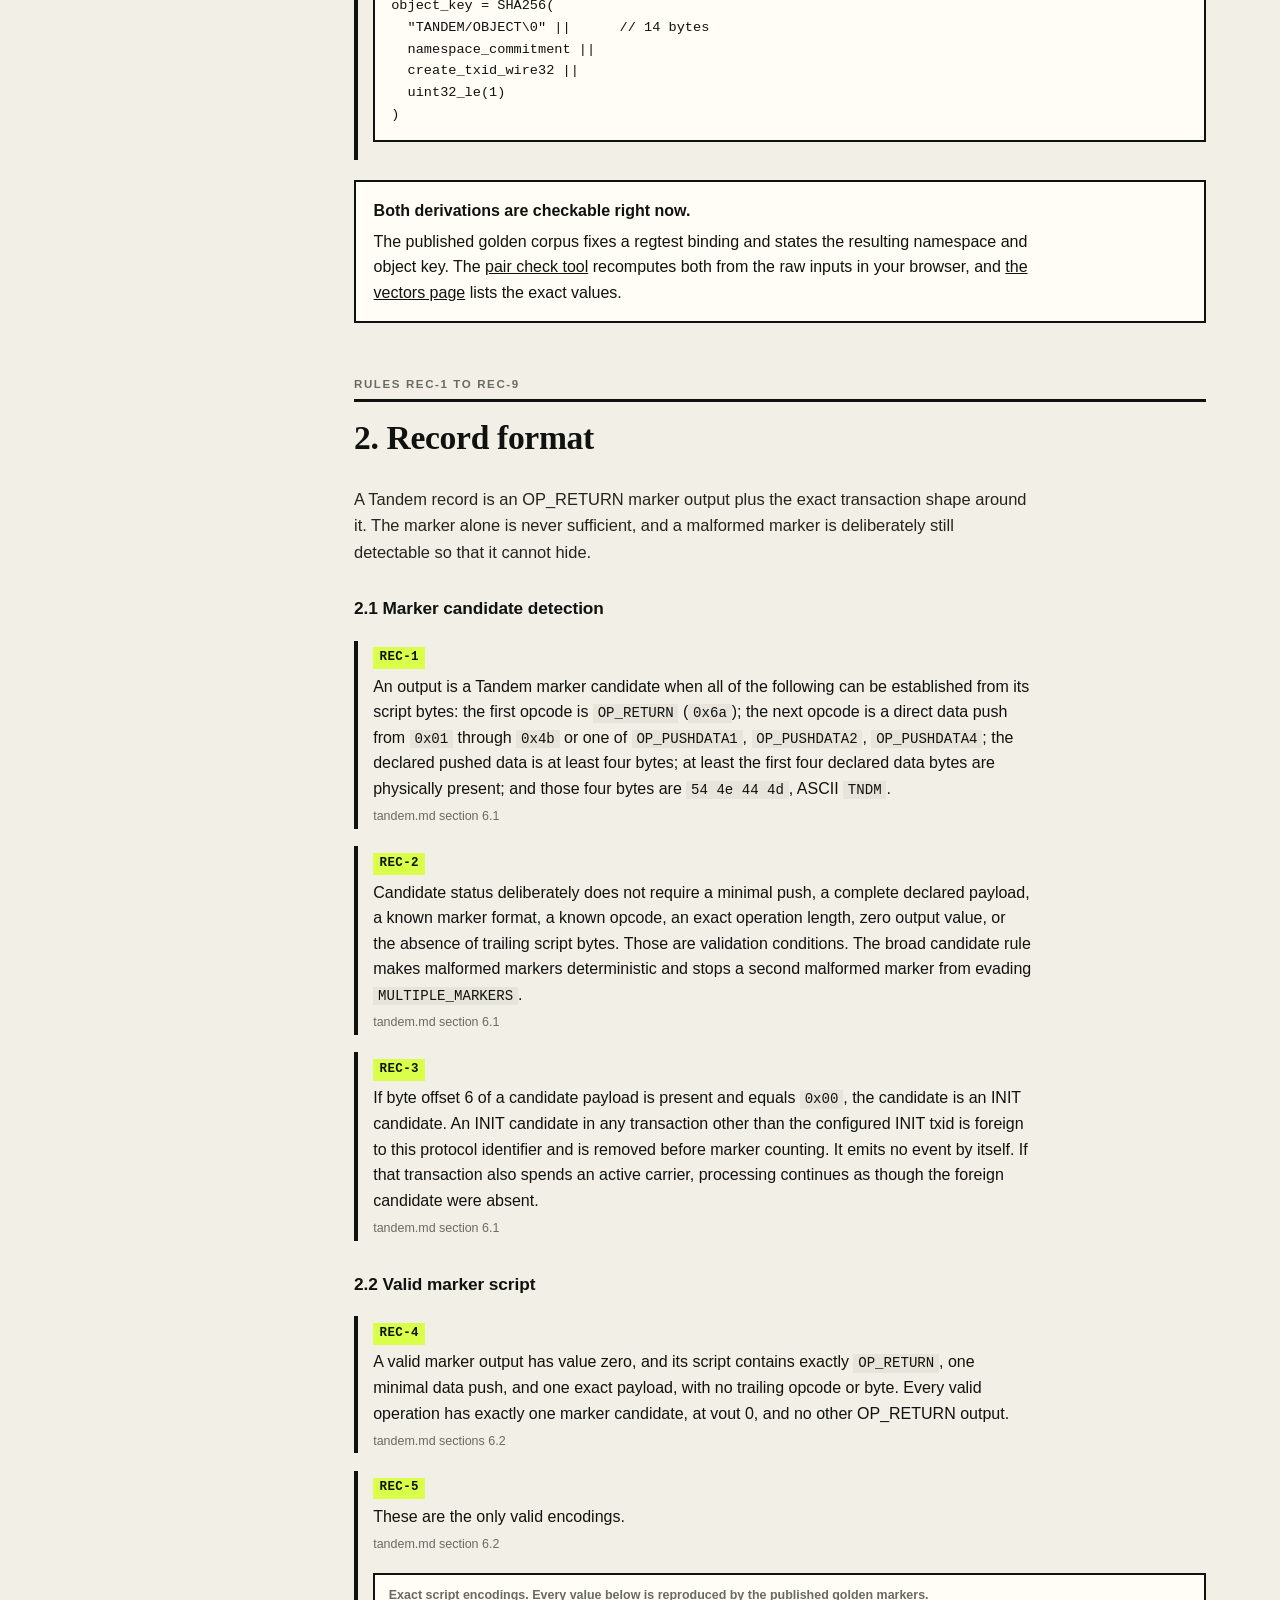
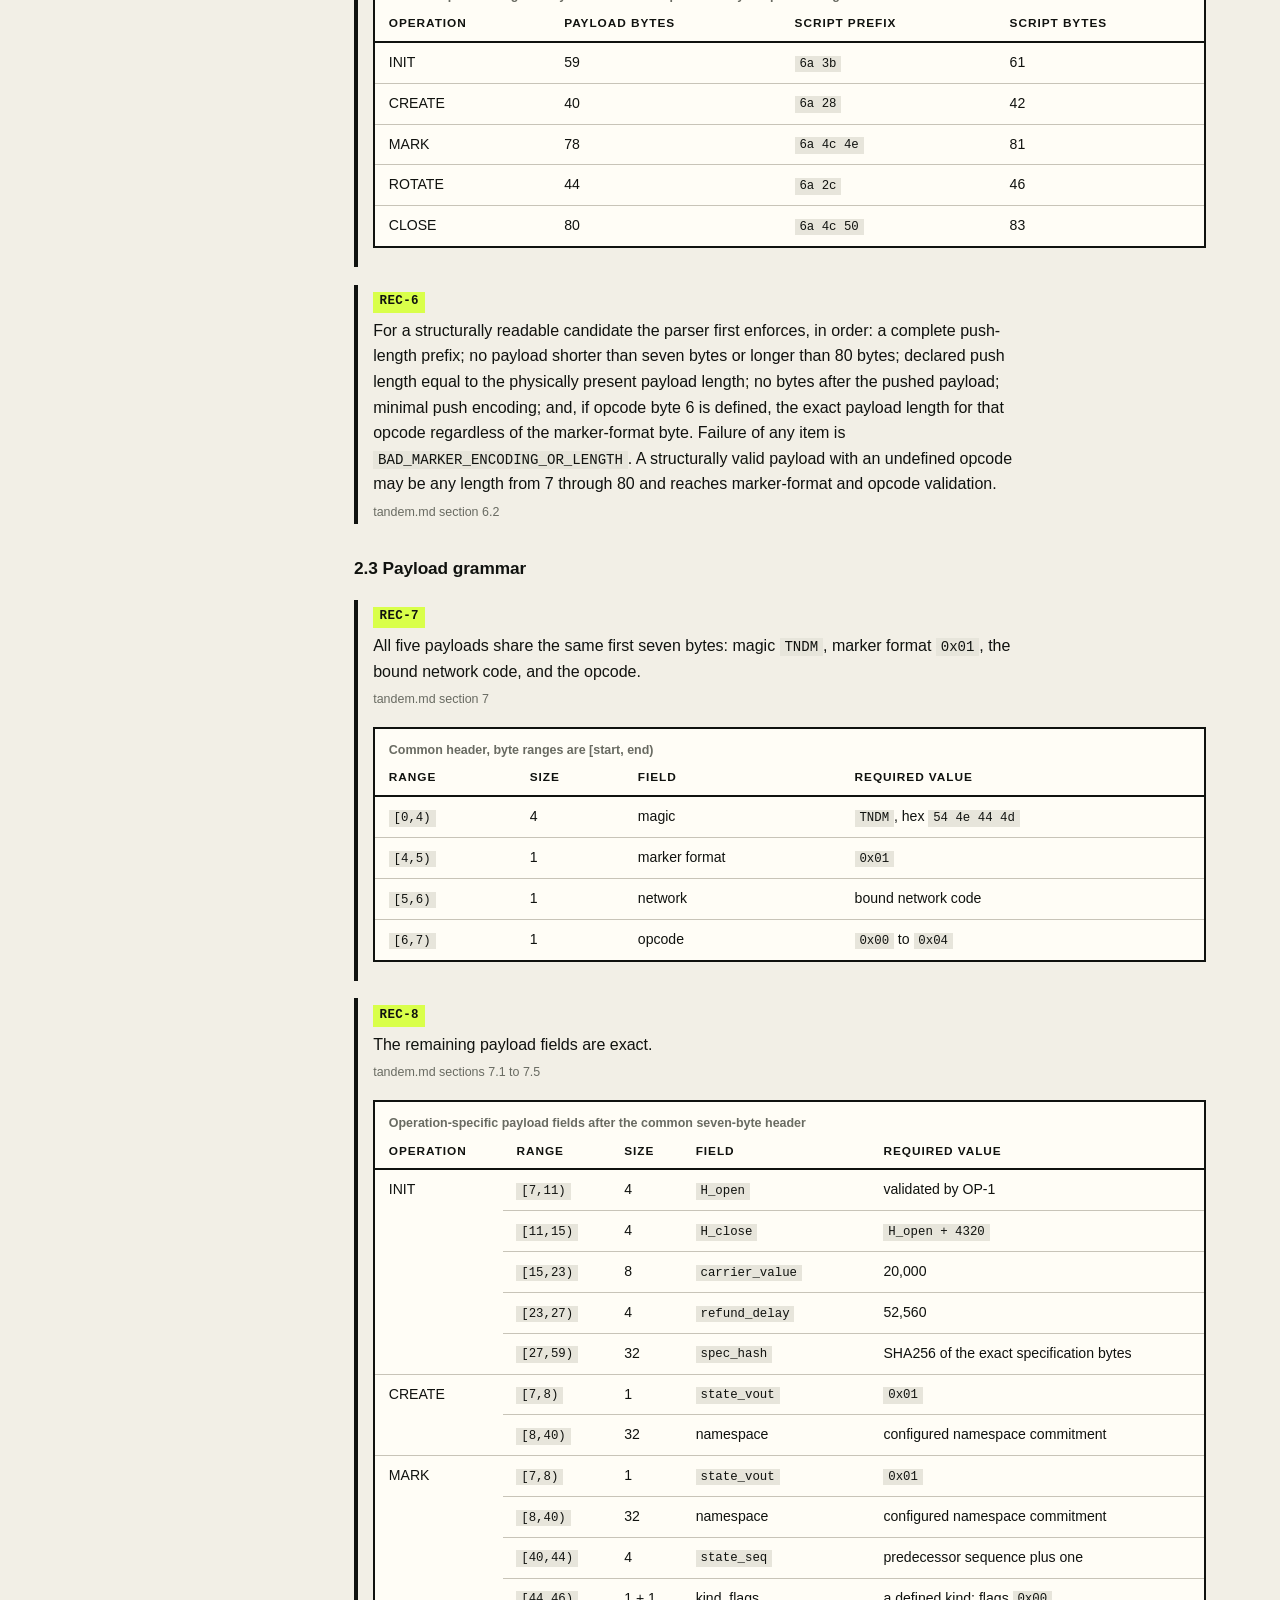
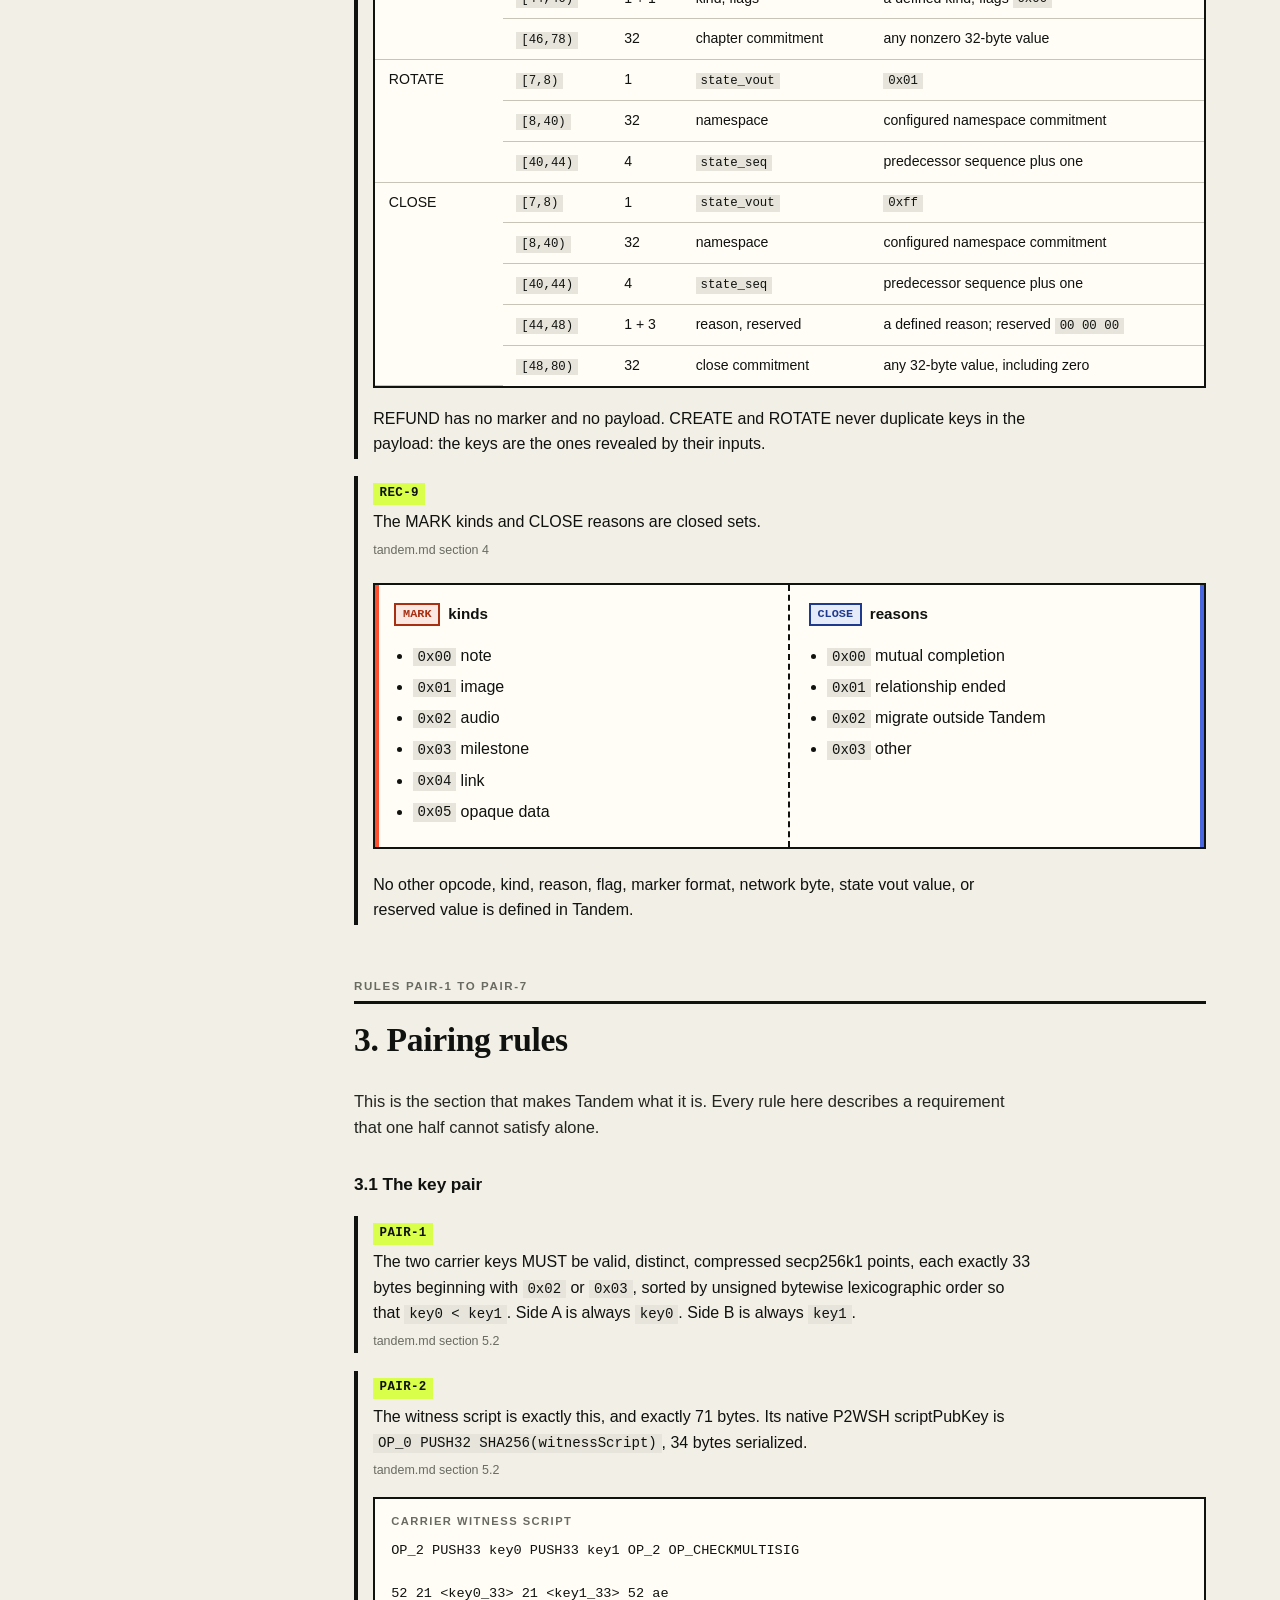
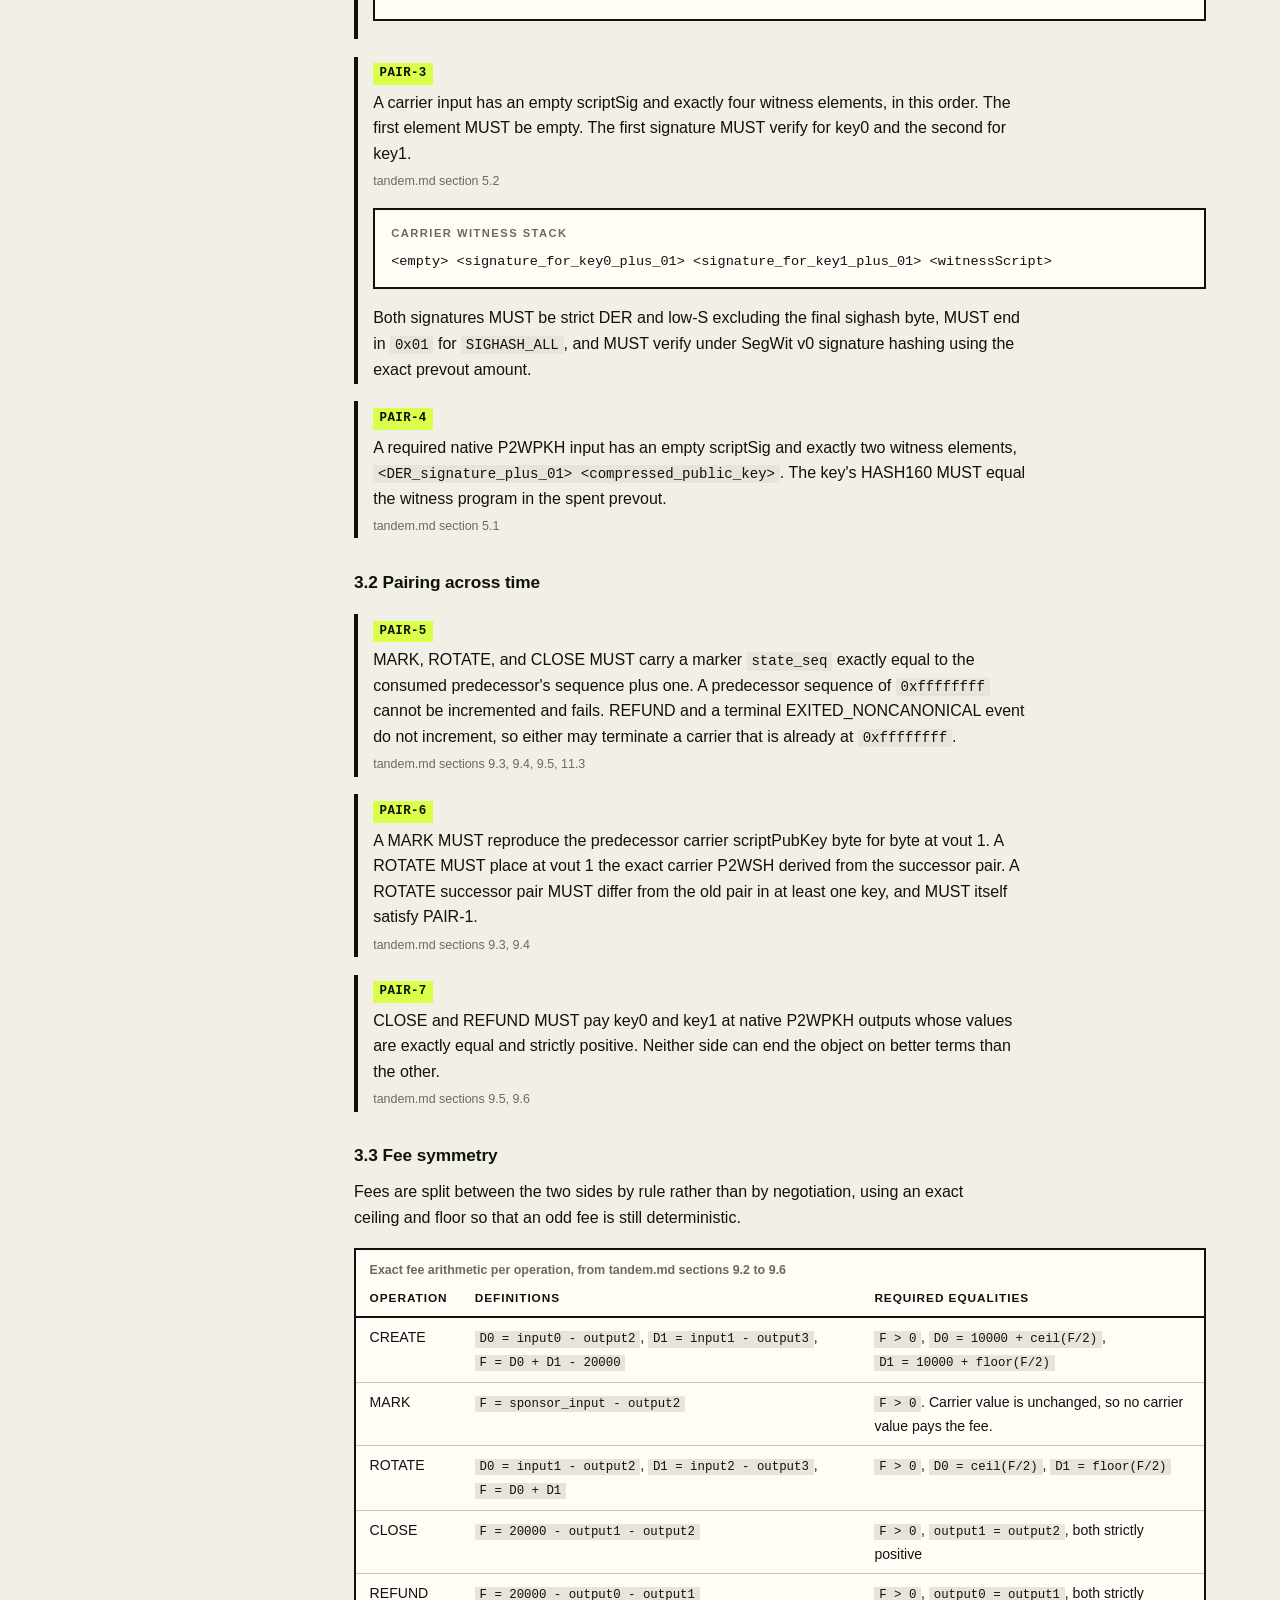
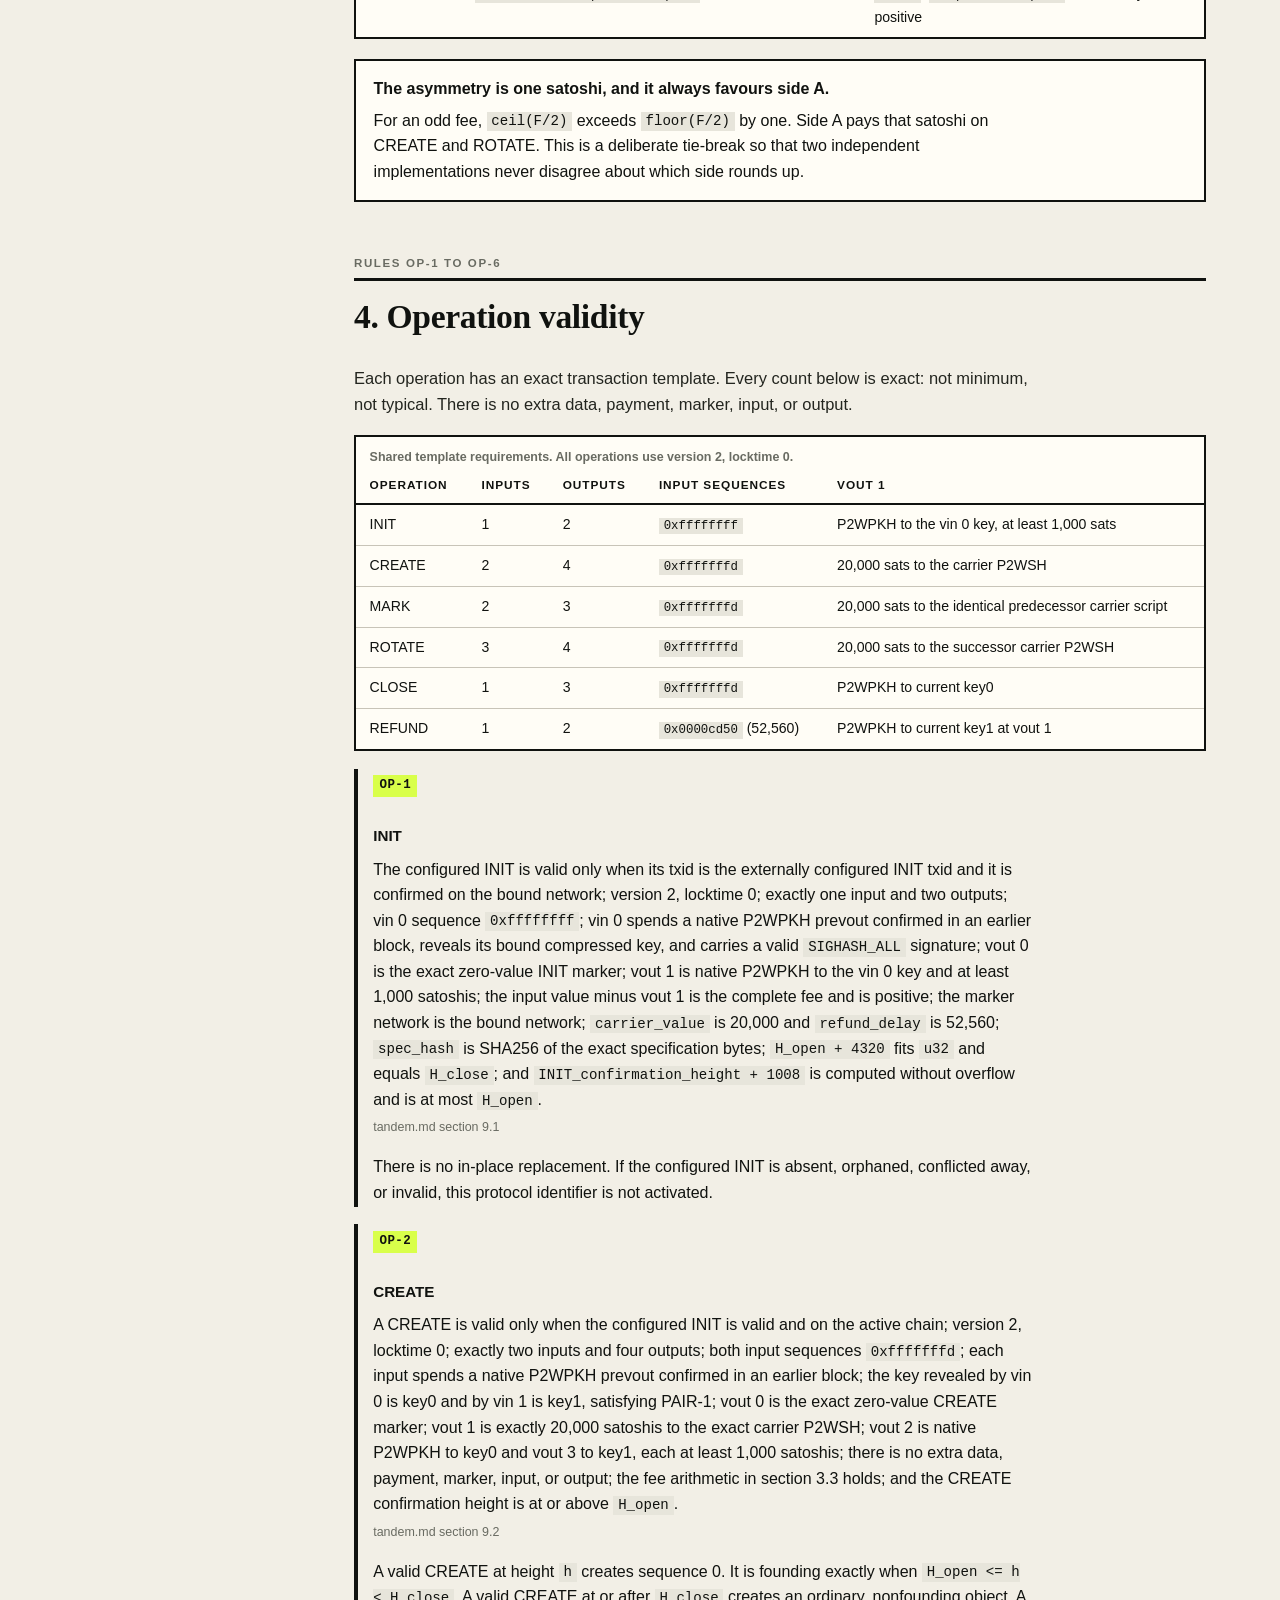
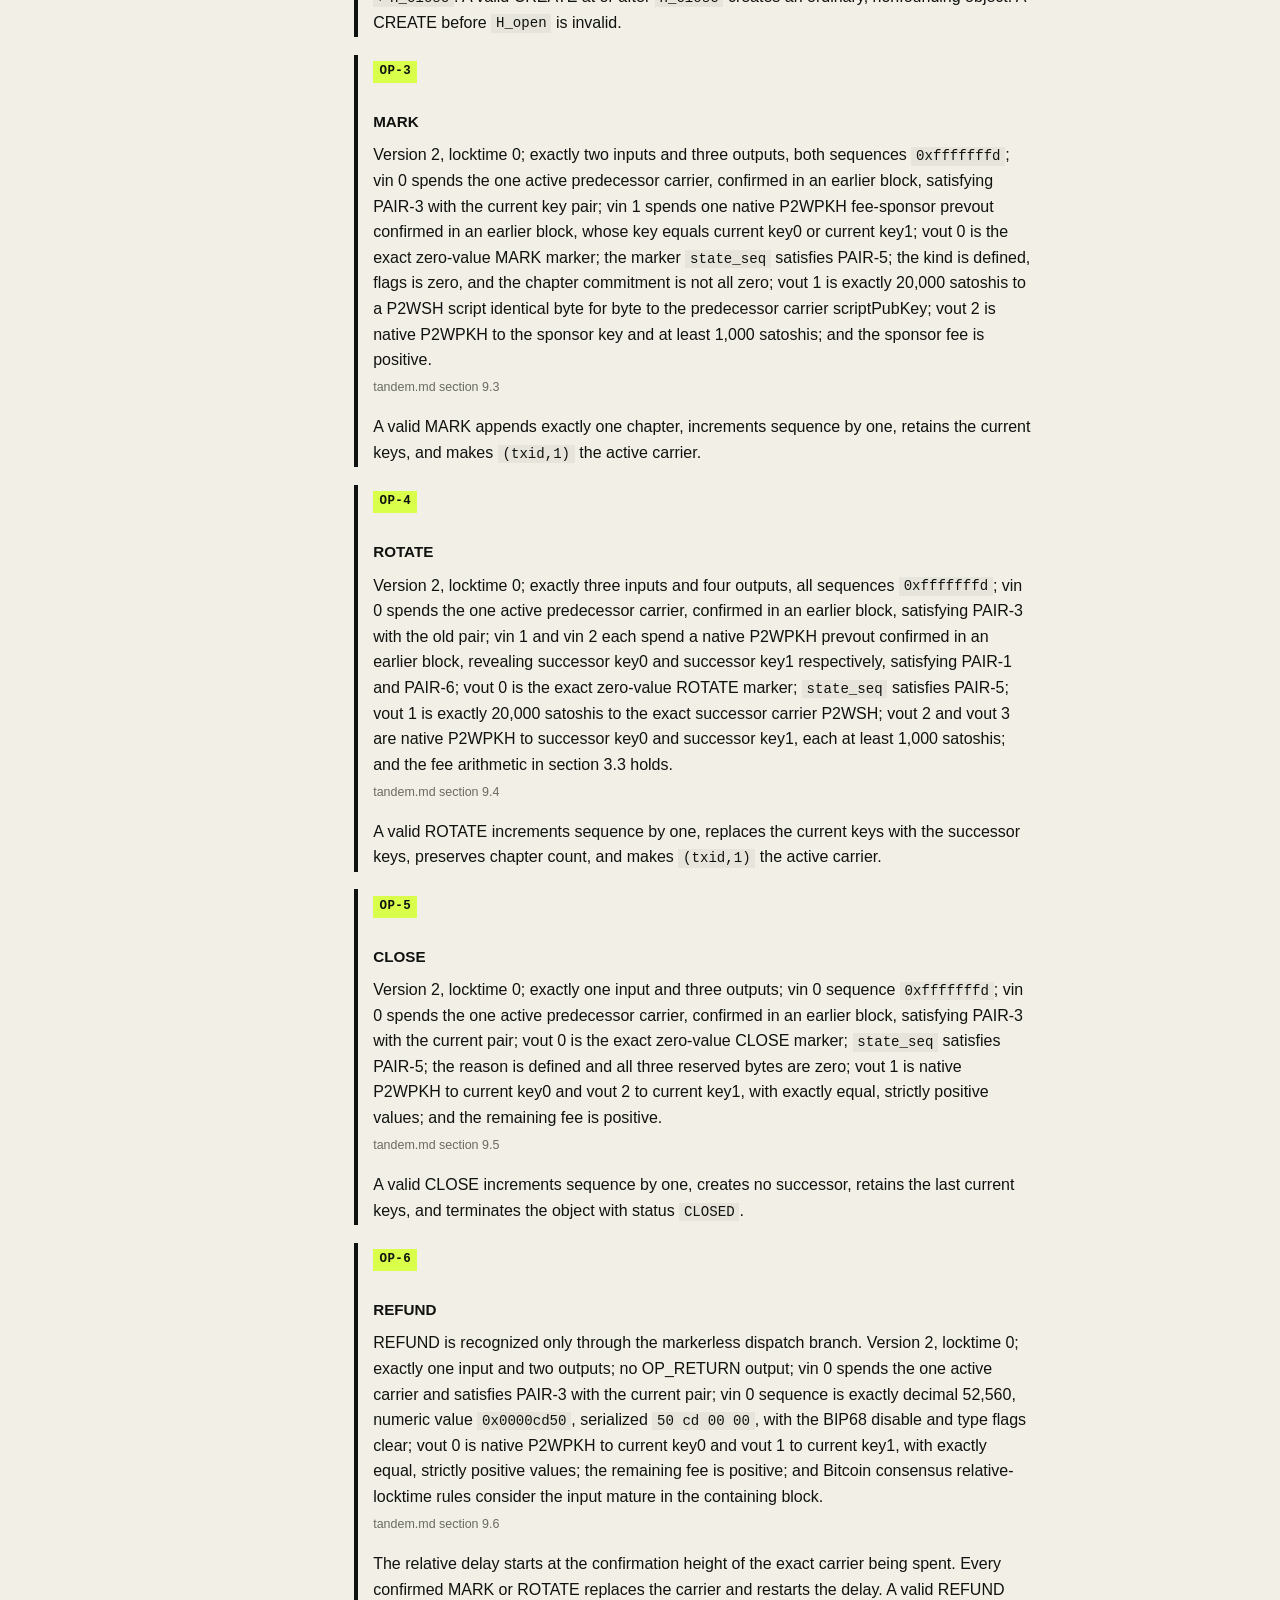
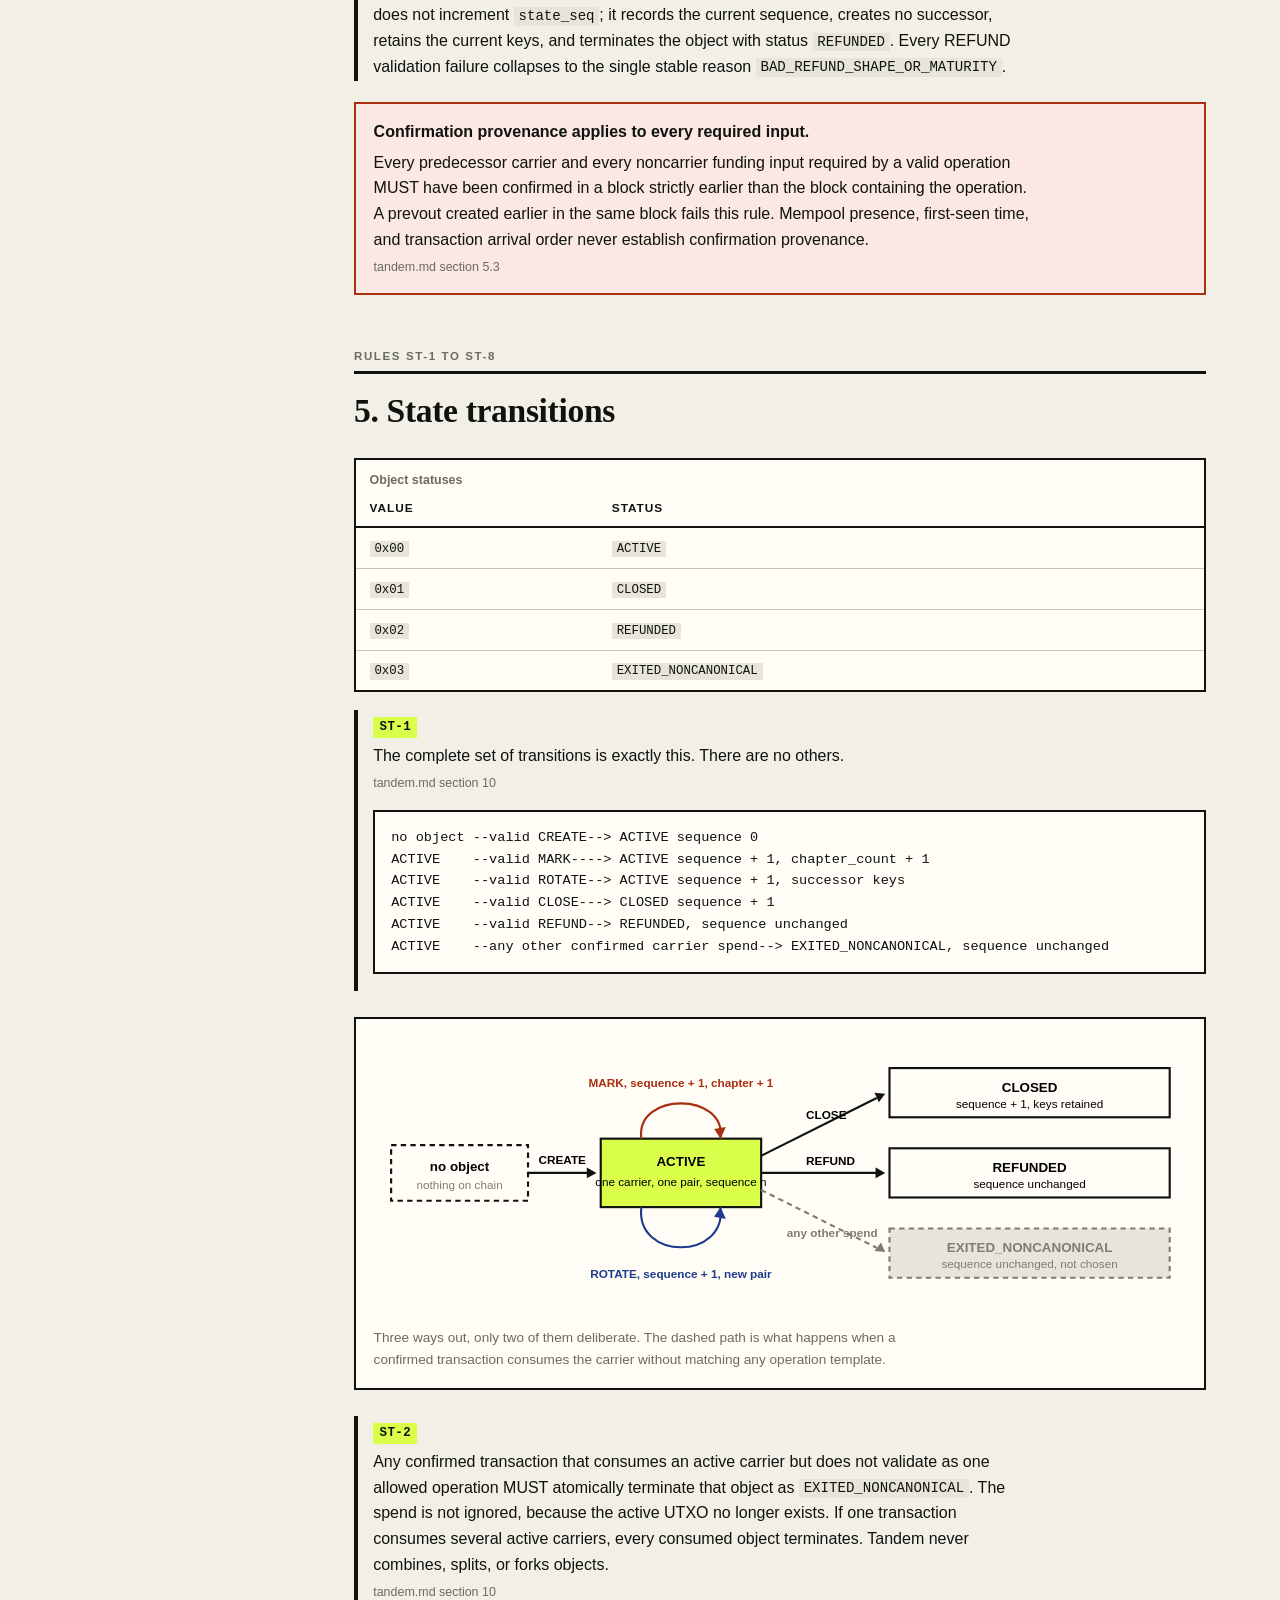
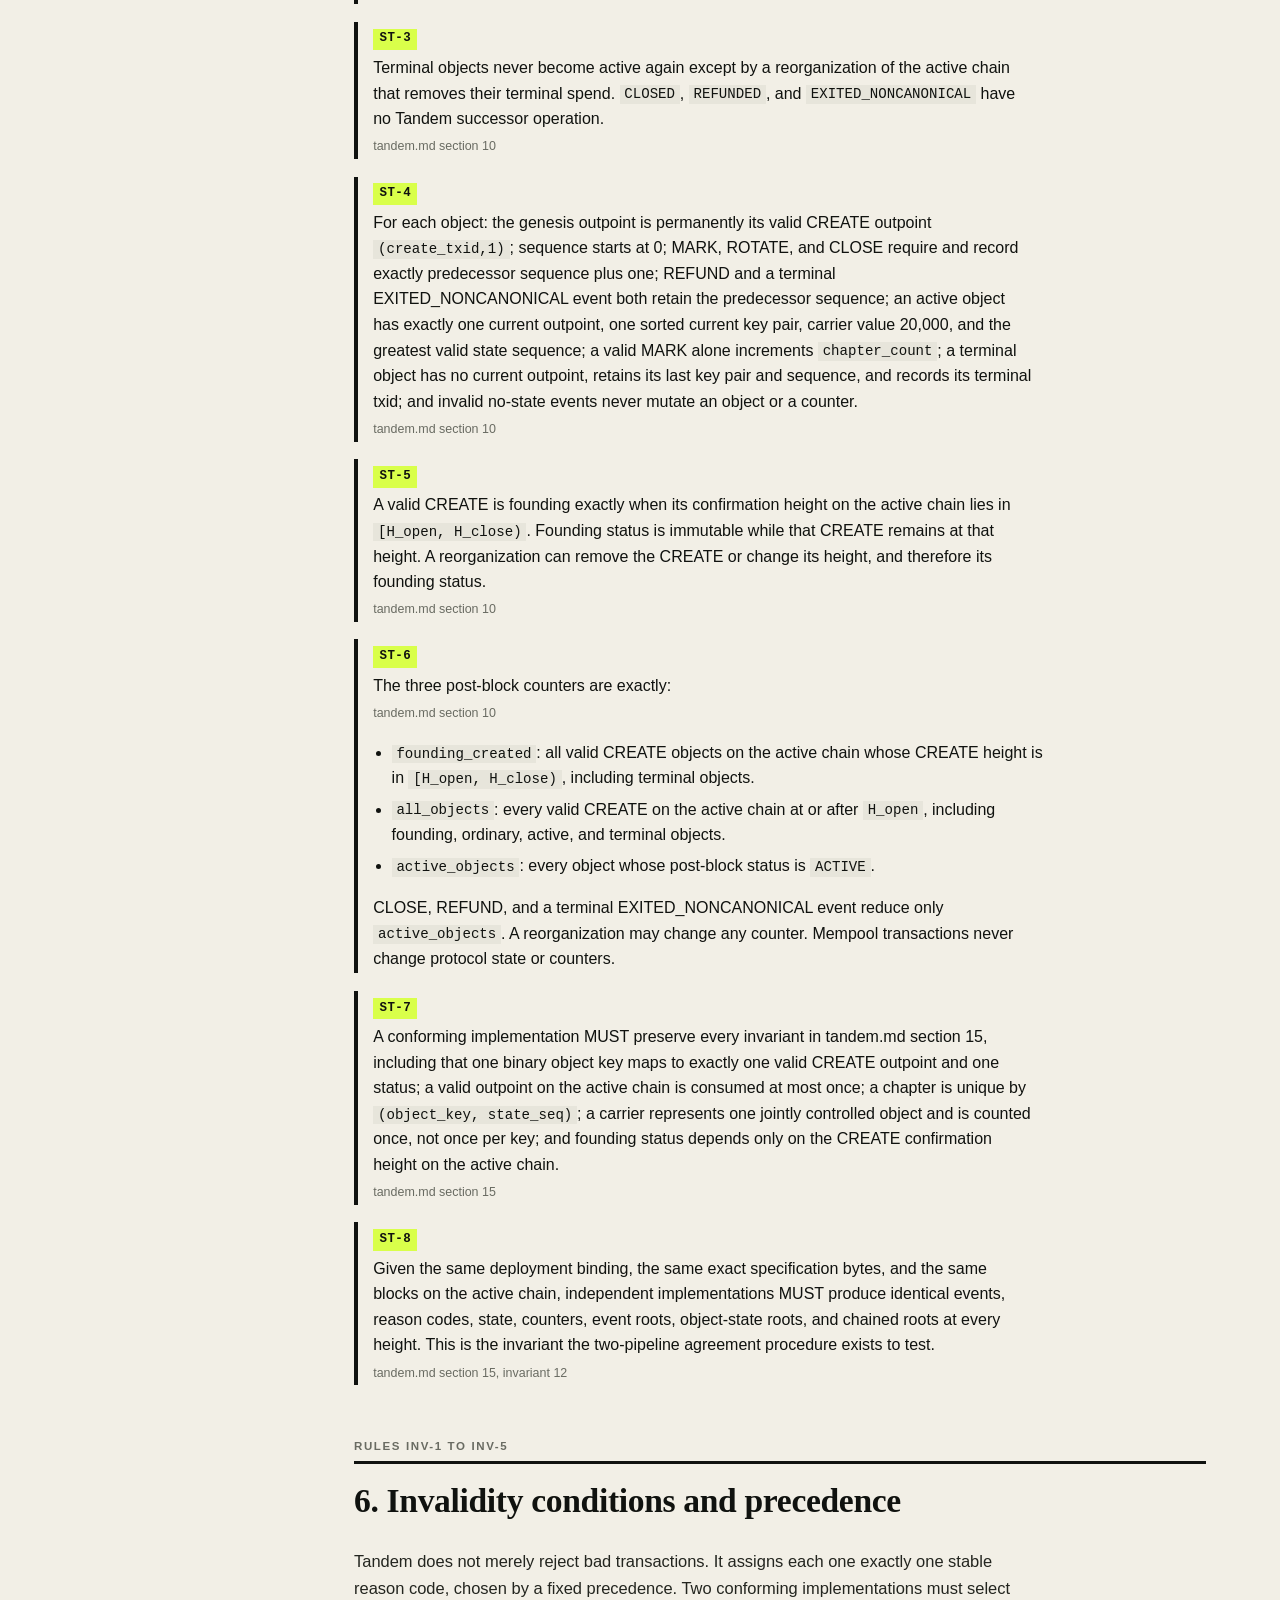
<file: docs/specification.html>
<!doctype html>
<html lang="en">
  <head>
    <meta charset="utf-8">
    <meta name="viewport" content="width=device-width, initial-scale=1">
    <meta
      name="description"
      content="The Tandem normative specification as numbered rules: record format, pairing rules, state transitions, and every validity and invalidity condition."
    >
    <meta name="theme-color" content="#10120f">
    <meta
      http-equiv="Content-Security-Policy"
      content="default-src 'self'; script-src 'self'; style-src 'self'; img-src 'self' data:; connect-src 'none'; object-src 'none'; base-uri 'self'; form-action 'self'"
    >
    <meta property="og:type" content="website">
    <meta property="og:title" content="Tandem normative specification">
    <meta property="og:description" content="Numbered rules for the Tandem record format, pairing requirements, state machine, and rejection precedence.">
    <title>Tandem normative specification</title>
    <link rel="stylesheet" href="../assets/site.css">
    <link rel="stylesheet" href="../assets/dossier.css">
  </head>
  <body class="dossier">
    <a class="skip-link" href="#dossier-main">Skip to the specification</a>

    <header class="site-header">
      <a class="wordmark" href="../index.html#top" aria-label="Tandem home">
        <span class="wordmark-mark" aria-hidden="true"><i></i><i></i></span>
        <span>Tandem</span>
      </a>
      <nav class="site-nav" aria-label="Dossier shortcuts">
        <a href="protocol.html">Overview</a>
        <a href="guide.html">Guide</a>
        <a href="pair-check.html">Pair check</a>
        <a href="vectors.html">Vectors</a>
      </nav>
      <a class="header-link" href="../tandem.md">Raw bytes</a>
    </header>

    <div class="dossier-hero">
      <p class="eyebrow">Normative specification</p>
      <h1>Every rule, numbered,<br><em>and traced to the frozen bytes.</em></h1>
      <p class="dossier-lede">
        This page restates the Tandem protocol as numbered, individually citable rules. It is a
        navigation layer, not a replacement. The authoritative artifact is
        <a href="../tandem.md">tandem.md</a>, and every rule below names the section of that file
        it comes from. Where this page and the raw bytes ever differ, the raw bytes win.
      </p>
      <p class="dossier-status"><i aria-hidden="true"></i> Protocol finalized. Mainnet is not active.</p>
    </div>

    <div class="dossier-shell">
      <aside class="dossier-side">
        <nav aria-label="Specification sections">
          <p>On this page</p>
          <a href="#binding">1. Identity and binding</a>
          <a href="#format">2. Record format</a>
          <a href="#pairing">3. Pairing rules</a>
          <a href="#operations">4. Operation validity</a>
          <a href="#state">5. State transitions</a>
          <a href="#invalid">6. Invalidity and precedence</a>
          <a href="#roots">7. Authoritative roots</a>
          <a href="#errata">8. Errata</a>
          <hr>
          <p>Dossier</p>
          <a href="protocol.html">Overview</a>
          <a href="guide.html">Guide and worked examples</a>
          <a href="pair-check.html">Pair check tool</a>
          <a href="indexing.html">Indexer semantics</a>
          <a href="schemas.html">JSON Schema reference</a>
          <a href="vectors.html">Test vectors</a>
          <a href="verifier.html">Independent verifier</a>
          <a href="conformance.html">Conformance and checklist</a>
          <a href="considerations.html">Security, limits, changelog</a>
        </nav>
      </aside>

      <main class="dossier-main" id="dossier-main">
        <section id="conventions" aria-labelledby="conventions-title">
          <p class="kicker">How to read this page</p>
          <h2 id="conventions-title">Conventions</h2>
          <p>
            MUST, MUST NOT, REQUIRED, SHALL, SHALL NOT, SHOULD, SHOULD NOT, and MAY carry their
            conformance meaning. All integers are unsigned and little-endian unless a rule says
            otherwise. Arithmetic is exact integer arithmetic with bounds checks and MUST NOT wrap.
            A value is invalid if it does not fit its field, or if an intermediate needed for
            validation cannot be computed exactly.
          </p>
          <div class="scroll-x">
            <table class="tbl">
              <caption>Notation used throughout, from tandem.md section 2</caption>
              <thead><tr><th>Notation</th><th>Meaning</th></tr></thead>
              <tbody>
                <tr><td><code>u8</code>, <code>u16le</code>, <code>u32le</code>, <code>u64le</code></td><td>Unsigned little-endian integers of 1, 2, 4, and 8 bytes</td></tr>
                <tr><td><code>SHA256(x)</code></td><td>The 32 raw output bytes of SHA256 over byte string <code>x</code></td></tr>
                <tr><td><code>HASH160(x)</code></td><td><code>RIPEMD160(SHA256(x))</code>, as 20 raw bytes</td></tr>
                <tr><td><code>a || b</code></td><td>Byte concatenation</td></tr>
                <tr><td><code>zeroN</code></td><td>Exactly <code>N</code> zero bytes</td></tr>
                <tr><td><code>txid_wire32</code></td><td>A transaction hash in Bitcoin wire serialization order</td></tr>
                <tr><td><code>outpoint36</code></td><td><code>txid_wire32 || vout_u32le</code></td></tr>
              </tbody>
            </table>
          </div>
          <div class="note">
            <strong>Two hash orders, one rule.</strong>
            <p>
              Displayed transaction and block hashes use the lowercase 64-character hexadecimal
              order shown by Bitcoin Core. Converting a displayed hash to a wire hash reverses the
              32 bytes exactly once. A raw SHA256 digest such as <code>spec_hash</code>, a namespace
              commitment, an object key, or a content commitment is never byte-reversed.
            </p>
          </div>
          <p>
            Absent fixed-width values are all zero bytes, with two exceptions: an absent
            <code>state_seq</code> and an event with no marker both use <code>0xffffffff</code>. In
            particular an absent outpoint is <code>zero36</code>, not a null txid followed by
            <code>0xffffffff</code>.
          </p>
        </section>

        <section id="binding" aria-labelledby="binding-title">
          <p class="kicker">Rules ID-1 to ID-6</p>
          <h2 id="binding-title">1. Identity and binding</h2>
          <p class="lede">
            Tandem has no global registry. A deployment is pinned to exactly one network, one INIT
            transaction, and one specification digest. Change any of the three and you are looking
            at a different protocol, not a different version of this one.
          </p>

          <div class="rule">
            <span class="rule-id">ID-1</span>
            <p>
              A deployment binding consists of exactly one Bitcoin network code, one configured
              INIT txid on that network, and the SHA256 digest of the raw bytes of the
              specification file. The binding is immutable for one protocol identifier.
              <span class="rule-src">tandem.md section 3</span>
            </p>
          </div>

          <div class="rule">
            <span class="rule-id">ID-2</span>
            <p>
              An implementation MUST NOT select an INIT by first-seen order, lowest txid, block
              order, or marker discovery. An alternate INIT txid defines an alternate protocol
              identifier even when its payload fields are identical.
              <span class="rule-src">tandem.md section 3</span>
            </p>
          </div>

          <div class="rule">
            <span class="rule-id">ID-3</span>
            <p>The network codes are fixed.<span class="rule-src">tandem.md section 3</span></p>
            <div class="scroll-x">
              <table class="tbl">
                <thead><tr><th>Code</th><th>Label</th></tr></thead>
                <tbody>
                  <tr><td><code>0x00</code></td><td><code>mainnet</code></td></tr>
                  <tr><td><code>0x01</code></td><td><code>signet</code></td></tr>
                  <tr><td><code>0x02</code></td><td><code>testnet4</code></td></tr>
                  <tr><td><code>0x03</code></td><td><code>regtest</code></td></tr>
                </tbody>
              </table>
            </div>
          </div>

          <div class="rule">
            <span class="rule-id">ID-4</span>
            <p>
              The protocol identifier and the object display identifier are exactly:
              <span class="rule-src">tandem.md section 3</span>
            </p>
            <div class="code">
              <pre><code>tndm:&lt;network_label&gt;:&lt;configured_init_txid_display&gt;

tandem:&lt;network_label&gt;:&lt;configured_init_txid_display&gt;:&lt;create_txid_display&gt;:1</code></pre>
            </div>
            <p>The trailing <code>1</code> is decimal vout 1, the carrier output.</p>
          </div>

          <div class="rule">
            <span class="rule-id">ID-5</span>
            <p>
              The namespace commitment binds network, INIT, and specification bytes into one
              32-byte value. It can be derived before INIT validation, but only a valid confirmed
              configured INIT activates state under it.
              <span class="rule-src">tandem.md section 3</span>
            </p>
            <div class="code">
              <span class="code-label">Namespace commitment</span>
              <pre><code>namespace_commitment = SHA256(
  "TANDEM/NAMESPACE\0" ||   <span aria-hidden="true">// 17 bytes</span>
  network_u8 ||             <span aria-hidden="true">// 1 byte</span>
  configured_init_txid_wire32 ||
  spec_hash32
)</code></pre>
            </div>
          </div>

          <div class="rule">
            <span class="rule-id">ID-6</span>
            <p>
              For a valid CREATE at vout 1, the binary object key is derived once and never
              changes. Binary object keys, not display identifiers, are used for equality,
              ordering, database keys, event roots, and object-state roots.
              <span class="rule-src">tandem.md section 3</span>
            </p>
            <div class="code">
              <span class="code-label">Object key</span>
              <pre><code>object_key = SHA256(
  "TANDEM/OBJECT\0" ||      <span aria-hidden="true">// 14 bytes</span>
  namespace_commitment ||
  create_txid_wire32 ||
  uint32_le(1)
)</code></pre>
            </div>
          </div>

          <div class="note">
            <strong>Both derivations are checkable right now.</strong>
            <p>
              The published golden corpus fixes a regtest binding and states the resulting
              namespace and object key. The
              <a href="pair-check.html#derive">pair check tool</a> recomputes both from the raw
              inputs in your browser, and <a href="vectors.html#identity">the vectors page</a>
              lists the exact values.
            </p>
          </div>
        </section>

        <section id="format" aria-labelledby="format-title">
          <p class="kicker">Rules REC-1 to REC-9</p>
          <h2 id="format-title">2. Record format</h2>
          <p class="lede">
            A Tandem record is an OP_RETURN marker output plus the exact transaction shape around
            it. The marker alone is never sufficient, and a malformed marker is deliberately still
            detectable so that it cannot hide.
          </p>

          <h3>2.1 Marker candidate detection</h3>

          <div class="rule">
            <span class="rule-id">REC-1</span>
            <p>
              An output is a Tandem marker candidate when all of the following can be established
              from its script bytes: the first opcode is <code>OP_RETURN</code>
              (<code>0x6a</code>); the next opcode is a direct data push from <code>0x01</code>
              through <code>0x4b</code> or one of <code>OP_PUSHDATA1</code>,
              <code>OP_PUSHDATA2</code>, <code>OP_PUSHDATA4</code>; the declared pushed data is at
              least four bytes; at least the first four declared data bytes are physically present;
              and those four bytes are <code>54 4e 44 4d</code>, ASCII <code>TNDM</code>.
              <span class="rule-src">tandem.md section 6.1</span>
            </p>
          </div>

          <div class="rule">
            <span class="rule-id">REC-2</span>
            <p>
              Candidate status deliberately does not require a minimal push, a complete declared
              payload, a known marker format, a known opcode, an exact operation length, zero
              output value, or the absence of trailing script bytes. Those are validation
              conditions. The broad candidate rule makes malformed markers deterministic and stops
              a second malformed marker from evading <code>MULTIPLE_MARKERS</code>.
              <span class="rule-src">tandem.md section 6.1</span>
            </p>
          </div>

          <div class="rule">
            <span class="rule-id">REC-3</span>
            <p>
              If byte offset 6 of a candidate payload is present and equals <code>0x00</code>, the
              candidate is an INIT candidate. An INIT candidate in any transaction other than the
              configured INIT txid is foreign to this protocol identifier and is removed before
              marker counting. It emits no event by itself. If that transaction also spends an
              active carrier, processing continues as though the foreign candidate were absent.
              <span class="rule-src">tandem.md section 6.1</span>
            </p>
          </div>

          <h3>2.2 Valid marker script</h3>

          <div class="rule">
            <span class="rule-id">REC-4</span>
            <p>
              A valid marker output has value zero, and its script contains exactly
              <code>OP_RETURN</code>, one minimal data push, and one exact payload, with no
              trailing opcode or byte. Every valid operation has exactly one marker candidate, at
              vout 0, and no other OP_RETURN output.
              <span class="rule-src">tandem.md sections 6.2</span>
            </p>
          </div>

          <div class="rule">
            <span class="rule-id">REC-5</span>
            <p>These are the only valid encodings.<span class="rule-src">tandem.md section 6.2</span></p>
            <div class="scroll-x">
              <table class="tbl">
                <caption>Exact script encodings. Every value below is reproduced by the published golden markers.</caption>
                <thead><tr><th>Operation</th><th>Payload bytes</th><th>Script prefix</th><th>Script bytes</th></tr></thead>
                <tbody>
                  <tr><td>INIT</td><td>59</td><td><code>6a 3b</code></td><td>61</td></tr>
                  <tr><td>CREATE</td><td>40</td><td><code>6a 28</code></td><td>42</td></tr>
                  <tr><td>MARK</td><td>78</td><td><code>6a 4c 4e</code></td><td>81</td></tr>
                  <tr><td>ROTATE</td><td>44</td><td><code>6a 2c</code></td><td>46</td></tr>
                  <tr><td>CLOSE</td><td>80</td><td><code>6a 4c 50</code></td><td>83</td></tr>
                </tbody>
              </table>
            </div>
          </div>

          <div class="rule">
            <span class="rule-id">REC-6</span>
            <p>
              For a structurally readable candidate the parser first enforces, in order: a complete
              push-length prefix; no payload shorter than seven bytes or longer than 80 bytes;
              declared push length equal to the physically present payload length; no bytes after
              the pushed payload; minimal push encoding; and, if opcode byte 6 is defined, the
              exact payload length for that opcode regardless of the marker-format byte. Failure of
              any item is <code>BAD_MARKER_ENCODING_OR_LENGTH</code>. A structurally valid payload
              with an undefined opcode may be any length from 7 through 80 and reaches
              marker-format and opcode validation.
              <span class="rule-src">tandem.md section 6.2</span>
            </p>
          </div>

          <h3>2.3 Payload grammar</h3>

          <div class="rule">
            <span class="rule-id">REC-7</span>
            <p>
              All five payloads share the same first seven bytes: magic <code>TNDM</code>, marker
              format <code>0x01</code>, the bound network code, and the opcode.
              <span class="rule-src">tandem.md section 7</span>
            </p>
            <div class="scroll-x">
              <table class="tbl">
                <caption>Common header, byte ranges are [start, end)</caption>
                <thead><tr><th>Range</th><th>Size</th><th>Field</th><th>Required value</th></tr></thead>
                <tbody>
                  <tr><td><code>[0,4)</code></td><td>4</td><td>magic</td><td><code>TNDM</code>, hex <code>54 4e 44 4d</code></td></tr>
                  <tr><td><code>[4,5)</code></td><td>1</td><td>marker format</td><td><code>0x01</code></td></tr>
                  <tr><td><code>[5,6)</code></td><td>1</td><td>network</td><td>bound network code</td></tr>
                  <tr><td><code>[6,7)</code></td><td>1</td><td>opcode</td><td><code>0x00</code> to <code>0x04</code></td></tr>
                </tbody>
              </table>
            </div>
          </div>

          <div class="rule">
            <span class="rule-id">REC-8</span>
            <p>The remaining payload fields are exact.<span class="rule-src">tandem.md sections 7.1 to 7.5</span></p>
            <div class="scroll-x">
              <table class="tbl">
                <caption>Operation-specific payload fields after the common seven-byte header</caption>
                <thead><tr><th>Operation</th><th>Range</th><th>Size</th><th>Field</th><th>Required value</th></tr></thead>
                <tbody>
                  <tr><td rowspan="5">INIT</td><td><code>[7,11)</code></td><td>4</td><td><code>H_open</code></td><td>validated by OP-1</td></tr>
                  <tr><td><code>[11,15)</code></td><td>4</td><td><code>H_close</code></td><td><code>H_open + 4320</code></td></tr>
                  <tr><td><code>[15,23)</code></td><td>8</td><td><code>carrier_value</code></td><td>20,000</td></tr>
                  <tr><td><code>[23,27)</code></td><td>4</td><td><code>refund_delay</code></td><td>52,560</td></tr>
                  <tr><td><code>[27,59)</code></td><td>32</td><td><code>spec_hash</code></td><td>SHA256 of the exact specification bytes</td></tr>

                  <tr><td rowspan="2">CREATE</td><td><code>[7,8)</code></td><td>1</td><td><code>state_vout</code></td><td><code>0x01</code></td></tr>
                  <tr><td><code>[8,40)</code></td><td>32</td><td>namespace</td><td>configured namespace commitment</td></tr>

                  <tr><td rowspan="5">MARK</td><td><code>[7,8)</code></td><td>1</td><td><code>state_vout</code></td><td><code>0x01</code></td></tr>
                  <tr><td><code>[8,40)</code></td><td>32</td><td>namespace</td><td>configured namespace commitment</td></tr>
                  <tr><td><code>[40,44)</code></td><td>4</td><td><code>state_seq</code></td><td>predecessor sequence plus one</td></tr>
                  <tr><td><code>[44,46)</code></td><td>1 + 1</td><td>kind, flags</td><td>a defined kind; flags <code>0x00</code></td></tr>
                  <tr><td><code>[46,78)</code></td><td>32</td><td>chapter commitment</td><td>any nonzero 32-byte value</td></tr>

                  <tr><td rowspan="3">ROTATE</td><td><code>[7,8)</code></td><td>1</td><td><code>state_vout</code></td><td><code>0x01</code></td></tr>
                  <tr><td><code>[8,40)</code></td><td>32</td><td>namespace</td><td>configured namespace commitment</td></tr>
                  <tr><td><code>[40,44)</code></td><td>4</td><td><code>state_seq</code></td><td>predecessor sequence plus one</td></tr>

                  <tr><td rowspan="5">CLOSE</td><td><code>[7,8)</code></td><td>1</td><td><code>state_vout</code></td><td><code>0xff</code></td></tr>
                  <tr><td><code>[8,40)</code></td><td>32</td><td>namespace</td><td>configured namespace commitment</td></tr>
                  <tr><td><code>[40,44)</code></td><td>4</td><td><code>state_seq</code></td><td>predecessor sequence plus one</td></tr>
                  <tr><td><code>[44,48)</code></td><td>1 + 3</td><td>reason, reserved</td><td>a defined reason; reserved <code>00 00 00</code></td></tr>
                  <tr><td><code>[48,80)</code></td><td>32</td><td>close commitment</td><td>any 32-byte value, including zero</td></tr>
                </tbody>
              </table>
            </div>
            <p>
              REFUND has no marker and no payload. CREATE and ROTATE never duplicate keys in the
              payload: the keys are the ones revealed by their inputs.
            </p>
          </div>

          <div class="rule">
            <span class="rule-id">REC-9</span>
            <p>The MARK kinds and CLOSE reasons are closed sets.<span class="rule-src">tandem.md section 4</span></p>
            <div class="pair-band">
              <div>
                <h4><span class="side-tag a">MARK</span> kinds</h4>
                <ul>
                  <li><code>0x00</code> note</li>
                  <li><code>0x01</code> image</li>
                  <li><code>0x02</code> audio</li>
                  <li><code>0x03</code> milestone</li>
                  <li><code>0x04</code> link</li>
                  <li><code>0x05</code> opaque data</li>
                </ul>
              </div>
              <div>
                <h4><span class="side-tag b">CLOSE</span> reasons</h4>
                <ul>
                  <li><code>0x00</code> mutual completion</li>
                  <li><code>0x01</code> relationship ended</li>
                  <li><code>0x02</code> migrate outside Tandem</li>
                  <li><code>0x03</code> other</li>
                </ul>
              </div>
            </div>
            <p>
              No other opcode, kind, reason, flag, marker format, network byte, state vout value,
              or reserved value is defined in Tandem.
            </p>
          </div>
        </section>

        <section id="pairing" aria-labelledby="pairing-title">
          <p class="kicker">Rules PAIR-1 to PAIR-7</p>
          <h2 id="pairing-title">3. Pairing rules</h2>
          <p class="lede">
            This is the section that makes Tandem what it is. Every rule here describes a
            requirement that one half cannot satisfy alone.
          </p>

          <h3>3.1 The key pair</h3>

          <div class="rule">
            <span class="rule-id">PAIR-1</span>
            <p>
              The two carrier keys MUST be valid, distinct, compressed secp256k1 points, each
              exactly 33 bytes beginning with <code>0x02</code> or <code>0x03</code>, sorted by
              unsigned bytewise lexicographic order so that <code>key0 &lt; key1</code>. Side A is
              always <code>key0</code>. Side B is always <code>key1</code>.
              <span class="rule-src">tandem.md section 5.2</span>
            </p>
          </div>

          <div class="rule">
            <span class="rule-id">PAIR-2</span>
            <p>
              The witness script is exactly this, and exactly 71 bytes. Its native P2WSH
              scriptPubKey is <code>OP_0 PUSH32 SHA256(witnessScript)</code>, 34 bytes serialized.
              <span class="rule-src">tandem.md section 5.2</span>
            </p>
            <div class="code">
              <span class="code-label">Carrier witness script</span>
              <pre><code>OP_2 PUSH33 key0 PUSH33 key1 OP_2 OP_CHECKMULTISIG

52 21 &lt;key0_33&gt; 21 &lt;key1_33&gt; 52 ae</code></pre>
            </div>
          </div>

          <div class="rule">
            <span class="rule-id">PAIR-3</span>
            <p>
              A carrier input has an empty scriptSig and exactly four witness elements, in this
              order. The first element MUST be empty. The first signature MUST verify for key0 and
              the second for key1.
              <span class="rule-src">tandem.md section 5.2</span>
            </p>
            <div class="code">
              <span class="code-label">Carrier witness stack</span>
              <pre><code>&lt;empty&gt; &lt;signature_for_key0_plus_01&gt; &lt;signature_for_key1_plus_01&gt; &lt;witnessScript&gt;</code></pre>
            </div>
            <p>
              Both signatures MUST be strict DER and low-S excluding the final sighash byte, MUST
              end in <code>0x01</code> for <code>SIGHASH_ALL</code>, and MUST verify under SegWit
              v0 signature hashing using the exact prevout amount.
            </p>
          </div>

          <div class="rule">
            <span class="rule-id">PAIR-4</span>
            <p>
              A required native P2WPKH input has an empty scriptSig and exactly two witness
              elements, <code>&lt;DER_signature_plus_01&gt; &lt;compressed_public_key&gt;</code>.
              The key's HASH160 MUST equal the witness program in the spent prevout.
              <span class="rule-src">tandem.md section 5.1</span>
            </p>
          </div>

          <h3>3.2 Pairing across time</h3>

          <div class="rule">
            <span class="rule-id">PAIR-5</span>
            <p>
              MARK, ROTATE, and CLOSE MUST carry a marker <code>state_seq</code> exactly equal to
              the consumed predecessor's sequence plus one. A predecessor sequence of
              <code>0xffffffff</code> cannot be incremented and fails. REFUND and a terminal EXITED_NONCANONICAL event
              do not increment, so either may terminate a carrier that is already at
              <code>0xffffffff</code>.
              <span class="rule-src">tandem.md sections 9.3, 9.4, 9.5, 11.3</span>
            </p>
          </div>

          <div class="rule">
            <span class="rule-id">PAIR-6</span>
            <p>
              A MARK MUST reproduce the predecessor carrier scriptPubKey byte for byte at vout 1.
              A ROTATE MUST place at vout 1 the exact carrier P2WSH derived from the successor pair.
              A ROTATE successor pair MUST differ from the old pair in at least one key, and MUST
              itself satisfy PAIR-1.
              <span class="rule-src">tandem.md sections 9.3, 9.4</span>
            </p>
          </div>

          <div class="rule">
            <span class="rule-id">PAIR-7</span>
            <p>
              CLOSE and REFUND MUST pay key0 and key1 at native P2WPKH outputs whose values are
              exactly equal and strictly positive. Neither side can end the object on better terms
              than the other.
              <span class="rule-src">tandem.md sections 9.5, 9.6</span>
            </p>
          </div>

          <h3>3.3 Fee symmetry</h3>
          <p>
            Fees are split between the two sides by rule rather than by negotiation, using an exact
            ceiling and floor so that an odd fee is still deterministic.
          </p>

          <div class="scroll-x">
            <table class="tbl">
              <caption>Exact fee arithmetic per operation, from tandem.md sections 9.2 to 9.6</caption>
              <thead><tr><th>Operation</th><th>Definitions</th><th>Required equalities</th></tr></thead>
              <tbody>
                <tr>
                  <td>CREATE</td>
                  <td><code>D0 = input0 - output2</code>, <code>D1 = input1 - output3</code>, <code>F = D0 + D1 - 20000</code></td>
                  <td><code>F &gt; 0</code>, <code>D0 = 10000 + ceil(F/2)</code>, <code>D1 = 10000 + floor(F/2)</code></td>
                </tr>
                <tr>
                  <td>MARK</td>
                  <td><code>F = sponsor_input - output2</code></td>
                  <td><code>F &gt; 0</code>. Carrier value is unchanged, so no carrier value pays the fee.</td>
                </tr>
                <tr>
                  <td>ROTATE</td>
                  <td><code>D0 = input1 - output2</code>, <code>D1 = input2 - output3</code>, <code>F = D0 + D1</code></td>
                  <td><code>F &gt; 0</code>, <code>D0 = ceil(F/2)</code>, <code>D1 = floor(F/2)</code></td>
                </tr>
                <tr>
                  <td>CLOSE</td>
                  <td><code>F = 20000 - output1 - output2</code></td>
                  <td><code>F &gt; 0</code>, <code>output1 = output2</code>, both strictly positive</td>
                </tr>
                <tr>
                  <td>REFUND</td>
                  <td><code>F = 20000 - output0 - output1</code></td>
                  <td><code>F &gt; 0</code>, <code>output0 = output1</code>, both strictly positive</td>
                </tr>
              </tbody>
            </table>
          </div>

          <div class="note">
            <strong>The asymmetry is one satoshi, and it always favours side A.</strong>
            <p>
              For an odd fee, <code>ceil(F/2)</code> exceeds <code>floor(F/2)</code> by one. Side A
              pays that satoshi on CREATE and ROTATE. This is a deliberate tie-break so that two
              independent implementations never disagree about which side rounds up.
            </p>
          </div>
        </section>

        <section id="operations" aria-labelledby="operations-title">
          <p class="kicker">Rules OP-1 to OP-6</p>
          <h2 id="operations-title">4. Operation validity</h2>
          <p class="lede">
            Each operation has an exact transaction template. Every count below is exact: not
            minimum, not typical. There is no extra data, payment, marker, input, or output.
          </p>

          <div class="scroll-x">
            <table class="tbl">
              <caption>Shared template requirements. All operations use version 2, locktime 0.</caption>
              <thead><tr><th>Operation</th><th>Inputs</th><th>Outputs</th><th>Input sequences</th><th>Vout 1</th></tr></thead>
              <tbody>
                <tr><td>INIT</td><td>1</td><td>2</td><td><code>0xffffffff</code></td><td>P2WPKH to the vin 0 key, at least 1,000 sats</td></tr>
                <tr><td>CREATE</td><td>2</td><td>4</td><td><code>0xfffffffd</code></td><td>20,000 sats to the carrier P2WSH</td></tr>
                <tr><td>MARK</td><td>2</td><td>3</td><td><code>0xfffffffd</code></td><td>20,000 sats to the identical predecessor carrier script</td></tr>
                <tr><td>ROTATE</td><td>3</td><td>4</td><td><code>0xfffffffd</code></td><td>20,000 sats to the successor carrier P2WSH</td></tr>
                <tr><td>CLOSE</td><td>1</td><td>3</td><td><code>0xfffffffd</code></td><td>P2WPKH to current key0</td></tr>
                <tr><td>REFUND</td><td>1</td><td>2</td><td><code>0x0000cd50</code> (52,560)</td><td>P2WPKH to current key1 at vout 1</td></tr>
              </tbody>
            </table>
          </div>

          <div class="rule">
            <span class="rule-id">OP-1</span>
            <h4>INIT</h4>
            <p>
              The configured INIT is valid only when its txid is the externally configured INIT
              txid and it is confirmed on the bound network; version 2, locktime 0; exactly one
              input and two outputs; vin 0 sequence <code>0xffffffff</code>; vin 0 spends a native
              P2WPKH prevout confirmed in an earlier block, reveals its bound compressed key, and
              carries a valid <code>SIGHASH_ALL</code> signature; vout 0 is the exact zero-value
              INIT marker; vout 1 is native P2WPKH to the vin 0 key and at least 1,000 satoshis;
              the input value minus vout 1 is the complete fee and is positive; the marker network
              is the bound network; <code>carrier_value</code> is 20,000 and
              <code>refund_delay</code> is 52,560; <code>spec_hash</code> is SHA256 of the exact
              specification bytes; <code>H_open + 4320</code> fits <code>u32</code> and equals
              <code>H_close</code>; and <code>INIT_confirmation_height + 1008</code> is computed
              without overflow and is at most <code>H_open</code>.
              <span class="rule-src">tandem.md section 9.1</span>
            </p>
            <p>
              There is no in-place replacement. If the configured INIT is absent, orphaned,
              conflicted away, or invalid, this protocol identifier is not activated.
            </p>
          </div>

          <div class="rule">
            <span class="rule-id">OP-2</span>
            <h4>CREATE</h4>
            <p>
              A CREATE is valid only when the configured INIT is valid and on the active chain; version 2,
              locktime 0; exactly two inputs and four outputs; both input sequences
              <code>0xfffffffd</code>; each input spends a native P2WPKH prevout confirmed in an
              earlier block; the key revealed by vin 0 is key0 and by vin 1 is key1, satisfying
              PAIR-1; vout 0 is the exact zero-value CREATE marker; vout 1 is exactly 20,000
              satoshis to the exact carrier P2WSH; vout 2 is native P2WPKH to key0 and vout 3 to
              key1, each at least 1,000 satoshis; there is no extra data, payment, marker, input,
              or output; the fee arithmetic in section 3.3 holds; and the CREATE confirmation
              height is at or above <code>H_open</code>.
              <span class="rule-src">tandem.md section 9.2</span>
            </p>
            <p>
              A valid CREATE at height <code>h</code> creates sequence 0. It is founding exactly
              when <code>H_open &lt;= h &lt; H_close</code>. A valid CREATE at or after
              <code>H_close</code> creates an ordinary, nonfounding object. A CREATE before
              <code>H_open</code> is invalid.
            </p>
          </div>

          <div class="rule">
            <span class="rule-id">OP-3</span>
            <h4>MARK</h4>
            <p>
              Version 2, locktime 0; exactly two inputs and three outputs, both sequences
              <code>0xfffffffd</code>; vin 0 spends the one active predecessor carrier, confirmed
              in an earlier block, satisfying PAIR-3 with the current key pair; vin 1 spends one
              native P2WPKH fee-sponsor prevout confirmed in an earlier block, whose key equals
              current key0 or current key1; vout 0 is the exact zero-value MARK marker; the marker
              <code>state_seq</code> satisfies PAIR-5; the kind is defined, flags is zero, and the
              chapter commitment is not all zero; vout 1 is exactly 20,000 satoshis to a P2WSH
              script identical byte for byte to the predecessor carrier scriptPubKey; vout 2 is
              native P2WPKH to the sponsor key and at least 1,000 satoshis; and the sponsor fee is
              positive.
              <span class="rule-src">tandem.md section 9.3</span>
            </p>
            <p>
              A valid MARK appends exactly one chapter, increments sequence by one, retains the
              current keys, and makes <code>(txid,1)</code> the active carrier.
            </p>
          </div>

          <div class="rule">
            <span class="rule-id">OP-4</span>
            <h4>ROTATE</h4>
            <p>
              Version 2, locktime 0; exactly three inputs and four outputs, all sequences
              <code>0xfffffffd</code>; vin 0 spends the one active predecessor carrier, confirmed
              in an earlier block, satisfying PAIR-3 with the old pair; vin 1 and vin 2 each spend
              a native P2WPKH prevout confirmed in an earlier block, revealing successor key0 and
              successor key1 respectively, satisfying PAIR-1 and PAIR-6; vout 0 is the exact
              zero-value ROTATE marker; <code>state_seq</code> satisfies PAIR-5; vout 1 is exactly
              20,000 satoshis to the exact successor carrier P2WSH; vout 2 and vout 3 are native
              P2WPKH to successor key0 and successor key1, each at least 1,000 satoshis; and the
              fee arithmetic in section 3.3 holds.
              <span class="rule-src">tandem.md section 9.4</span>
            </p>
            <p>
              A valid ROTATE increments sequence by one, replaces the current keys with the
              successor keys, preserves chapter count, and makes <code>(txid,1)</code> the active
              carrier.
            </p>
          </div>

          <div class="rule">
            <span class="rule-id">OP-5</span>
            <h4>CLOSE</h4>
            <p>
              Version 2, locktime 0; exactly one input and three outputs; vin 0 sequence
              <code>0xfffffffd</code>; vin 0 spends the one active predecessor carrier, confirmed
              in an earlier block, satisfying PAIR-3 with the current pair; vout 0 is the exact
              zero-value CLOSE marker; <code>state_seq</code> satisfies PAIR-5; the reason is
              defined and all three reserved bytes are zero; vout 1 is native P2WPKH to current
              key0 and vout 2 to current key1, with exactly equal, strictly positive values; and
              the remaining fee is positive.
              <span class="rule-src">tandem.md section 9.5</span>
            </p>
            <p>
              A valid CLOSE increments sequence by one, creates no successor, retains the last
              current keys, and terminates the object with status <code>CLOSED</code>.
            </p>
          </div>

          <div class="rule">
            <span class="rule-id">OP-6</span>
            <h4>REFUND</h4>
            <p>
              REFUND is recognized only through the markerless dispatch branch. Version 2, locktime
              0; exactly one input and two outputs; no OP_RETURN output; vin 0 spends the one
              active carrier and satisfies PAIR-3 with the current pair; vin 0 sequence is exactly
              decimal 52,560, numeric value <code>0x0000cd50</code>, serialized
              <code>50 cd 00 00</code>, with the BIP68 disable and type flags clear; vout 0 is
              native P2WPKH to current key0 and vout 1 to current key1, with exactly equal,
              strictly positive values; the remaining fee is positive; and Bitcoin consensus
              relative-locktime rules consider the input mature in the containing block.
              <span class="rule-src">tandem.md section 9.6</span>
            </p>
            <p>
              The relative delay starts at the confirmation height of the exact carrier being
              spent. Every confirmed MARK or ROTATE replaces the carrier and restarts the delay. A
              valid REFUND does not increment <code>state_seq</code>; it records the current
              sequence, creates no successor, retains the current keys, and terminates the object
              with status <code>REFUNDED</code>. Every REFUND validation failure collapses to the
              single stable reason <code>BAD_REFUND_SHAPE_OR_MATURITY</code>.
            </p>
          </div>

          <div class="note warn">
            <strong>Confirmation provenance applies to every required input.</strong>
            <p>
              Every predecessor carrier and every noncarrier funding input required by a valid
              operation MUST have been confirmed in a block strictly earlier than the block
              containing the operation. A prevout created earlier in the same block fails this
              rule. Mempool presence, first-seen time, and transaction arrival order never
              establish confirmation provenance.
              <span class="rule-src">tandem.md section 5.3</span>
            </p>
          </div>
        </section>

        <section id="state" aria-labelledby="state-title">
          <p class="kicker">Rules ST-1 to ST-8</p>
          <h2 id="state-title">5. State transitions</h2>

          <div class="scroll-x">
            <table class="tbl">
              <caption>Object statuses</caption>
              <thead><tr><th>Value</th><th>Status</th></tr></thead>
              <tbody>
                <tr><td><code>0x00</code></td><td><code>ACTIVE</code></td></tr>
                <tr><td><code>0x01</code></td><td><code>CLOSED</code></td></tr>
                <tr><td><code>0x02</code></td><td><code>REFUNDED</code></td></tr>
                <tr><td><code>0x03</code></td><td><code>EXITED_NONCANONICAL</code></td></tr>
              </tbody>
            </table>
          </div>

          <div class="rule">
            <span class="rule-id">ST-1</span>
            <p>The complete set of transitions is exactly this. There are no others.<span class="rule-src">tandem.md section 10</span></p>
            <div class="code">
              <pre><code>no object --valid CREATE--&gt; ACTIVE sequence 0
ACTIVE    --valid MARK----&gt; ACTIVE sequence + 1, chapter_count + 1
ACTIVE    --valid ROTATE--&gt; ACTIVE sequence + 1, successor keys
ACTIVE    --valid CLOSE---&gt; CLOSED sequence + 1
ACTIVE    --valid REFUND--&gt; REFUNDED, sequence unchanged
ACTIVE    --any other confirmed carrier spend--&gt; EXITED_NONCANONICAL, sequence unchanged</code></pre>
            </div>
          </div>

          <figure class="diagram">
            <svg viewBox="0 0 760 260" role="img" aria-labelledby="st-title st-desc">
              <title id="st-title">Tandem object state machine</title>
              <desc id="st-desc">
                A valid CREATE produces an ACTIVE object at sequence 0. MARK and ROTATE loop back to
                ACTIVE with the sequence incremented. CLOSE leads to CLOSED, REFUND to REFUNDED,
                and any other confirmed carrier spend to EXITED NONCANONICAL. All three terminal
                states have no successor operation.
              </desc>
              <g font-family="Inter, ui-sans-serif, sans-serif" font-size="12.5">
                <rect x="16" y="102" width="128" height="52" fill="var(--paper-bright)" stroke="#10120f" stroke-width="2" stroke-dasharray="5 4"></rect>
                <text x="80" y="126" text-anchor="middle" font-weight="700">no object</text>
                <text x="80" y="143" text-anchor="middle" font-size="11" fill="#7d7d73">nothing on chain</text>

                <path d="M144 128 L200 128" stroke="#10120f" stroke-width="2"></path>
                <path d="M208 128 l-9 -5 l0 10 z" fill="#10120f"></path>
                <text x="176" y="120" text-anchor="middle" font-size="11" font-weight="700">CREATE</text>

                <rect x="212" y="96" width="150" height="64" fill="var(--acid)" stroke="#10120f" stroke-width="2"></rect>
                <text x="287" y="122" text-anchor="middle" font-weight="700">ACTIVE</text>
                <text x="287" y="140" text-anchor="middle" font-size="11">one carrier, one pair, sequence n</text>

                <!-- self loops -->
                <path d="M250 96 C244 52 330 52 324 96" stroke="var(--side-a)" stroke-width="2" fill="none"></path>
                <path d="M324 96 l-6 -9 l11 -2 z" fill="var(--side-a)"></path>
                <text x="287" y="48" text-anchor="middle" font-size="11" font-weight="700" fill="var(--side-a)">MARK, sequence + 1, chapter + 1</text>

                <path d="M250 160 C244 210 330 210 324 160" stroke="var(--side-b)" stroke-width="2" fill="none"></path>
                <path d="M324 160 l-6 9 l11 2 z" fill="var(--side-b)"></path>
                <text x="287" y="226" text-anchor="middle" font-size="11" font-weight="700" fill="var(--side-b)">ROTATE, sequence + 1, new pair</text>

                <!-- terminals -->
                <path d="M362 112 L470 58" stroke="#10120f" stroke-width="2"></path>
                <path d="M478 54 l-10 -1 l4 9 z" fill="#10120f"></path>
                <text x="404" y="78" font-size="11" font-weight="700">CLOSE</text>

                <path d="M362 128 L470 128" stroke="#10120f" stroke-width="2"></path>
                <path d="M478 128 l-9 -5 l0 10 z" fill="#10120f"></path>
                <text x="404" y="121" font-size="11" font-weight="700">REFUND</text>

                <path d="M362 144 L470 198" stroke="#7d7d73" stroke-width="2" stroke-dasharray="5 4"></path>
                <path d="M478 202 l-4 -9 l-6 8 z" fill="#7d7d73"></path>
                <text x="386" y="188" font-size="11" font-weight="700" fill="#7d7d73">any other spend</text>

                <rect x="482" y="30" width="262" height="46" fill="var(--paper-bright)" stroke="#10120f" stroke-width="2"></rect>
                <text x="613" y="52" text-anchor="middle" font-weight="700">CLOSED</text>
                <text x="613" y="67" text-anchor="middle" font-size="11">sequence + 1, keys retained</text>

                <rect x="482" y="105" width="262" height="46" fill="var(--paper-bright)" stroke="#10120f" stroke-width="2"></rect>
                <text x="613" y="127" text-anchor="middle" font-weight="700">REFUNDED</text>
                <text x="613" y="142" text-anchor="middle" font-size="11">sequence unchanged</text>

                <rect x="482" y="180" width="262" height="46" fill="#e7e5db" stroke="#7d7d73" stroke-width="2" stroke-dasharray="5 4"></rect>
                <text x="613" y="202" text-anchor="middle" font-weight="700" fill="#7d7d73">EXITED_NONCANONICAL</text>
                <text x="613" y="217" text-anchor="middle" font-size="11" fill="#7d7d73">sequence unchanged, not chosen</text>
              </g>
            </svg>
            <figcaption>
              Three ways out, only two of them deliberate. The dashed path is what happens when a
              confirmed transaction consumes the carrier without matching any operation template.
            </figcaption>
          </figure>

          <div class="rule">
            <span class="rule-id">ST-2</span>
            <p>
              Any confirmed transaction that consumes an active carrier but does not validate as
              one allowed operation MUST atomically terminate that object as
              <code>EXITED_NONCANONICAL</code>. The spend is not ignored, because the active UTXO
              no longer exists. If one transaction consumes several active carriers, every consumed
              object terminates. Tandem never combines, splits, or forks objects.
              <span class="rule-src">tandem.md section 10</span>
            </p>
          </div>

          <div class="rule">
            <span class="rule-id">ST-3</span>
            <p>
              Terminal objects never become active again except by a reorganization of the active chain
              that removes their terminal spend. <code>CLOSED</code>, <code>REFUNDED</code>, and
              <code>EXITED_NONCANONICAL</code> have no Tandem successor operation.
              <span class="rule-src">tandem.md section 10</span>
            </p>
          </div>

          <div class="rule">
            <span class="rule-id">ST-4</span>
            <p>
              For each object: the genesis outpoint is permanently its valid CREATE outpoint
              <code>(create_txid,1)</code>; sequence starts at 0; MARK, ROTATE, and CLOSE require
              and record exactly predecessor sequence plus one; REFUND and a terminal EXITED_NONCANONICAL event both retain
              the predecessor sequence; an active object has exactly one current outpoint, one
              sorted current key pair, carrier value 20,000, and the greatest valid state sequence;
              a valid MARK alone increments <code>chapter_count</code>; a terminal object has no
              current outpoint, retains its last key pair and sequence, and records its terminal
              txid; and invalid no-state events never mutate an object or a counter.
              <span class="rule-src">tandem.md section 10</span>
            </p>
          </div>

          <div class="rule">
            <span class="rule-id">ST-5</span>
            <p>
              A valid CREATE is founding exactly when its confirmation height on the active chain lies in
              <code>[H_open, H_close)</code>. Founding status is immutable while that CREATE
              remains at that height. A reorganization can remove the CREATE or change
              its height, and therefore its founding status.
              <span class="rule-src">tandem.md section 10</span>
            </p>
          </div>

          <div class="rule">
            <span class="rule-id">ST-6</span>
            <p>The three post-block counters are exactly:<span class="rule-src">tandem.md section 10</span></p>
            <ul>
              <li><code>founding_created</code>: all valid CREATE objects on the active chain whose CREATE height is in <code>[H_open, H_close)</code>, including terminal objects.</li>
              <li><code>all_objects</code>: every valid CREATE on the active chain at or after <code>H_open</code>, including founding, ordinary, active, and terminal objects.</li>
              <li><code>active_objects</code>: every object whose post-block status is <code>ACTIVE</code>.</li>
            </ul>
            <p>
              CLOSE, REFUND, and a terminal EXITED_NONCANONICAL event reduce only <code>active_objects</code>. A
              reorganization may change any counter. Mempool transactions never change protocol
              state or counters.
            </p>
          </div>

          <div class="rule">
            <span class="rule-id">ST-7</span>
            <p>
              A conforming implementation MUST preserve every invariant in tandem.md section 15,
              including that one binary object key maps to exactly one valid CREATE outpoint and
              one status; a valid outpoint on the active chain is consumed at most once; a chapter is unique
              by <code>(object_key, state_seq)</code>; a carrier represents one jointly controlled
              object and is counted once, not once per key; and founding status depends only on
              the CREATE confirmation height on the active chain.
              <span class="rule-src">tandem.md section 15</span>
            </p>
          </div>

          <div class="rule">
            <span class="rule-id">ST-8</span>
            <p>
              Given the same deployment binding, the same exact specification bytes, and the same
              blocks on the active chain, independent implementations MUST produce identical events, reason
              codes, state, counters, event roots, object-state roots, and chained roots at every
              height. This is the invariant the two-pipeline agreement procedure exists to test.
              <span class="rule-src">tandem.md section 15, invariant 12</span>
            </p>
          </div>
        </section>

        <section id="invalid" aria-labelledby="invalid-title">
          <p class="kicker">Rules INV-1 to INV-5</p>
          <h2 id="invalid-title">6. Invalidity conditions and precedence</h2>
          <p class="lede">
            Tandem does not merely reject bad transactions. It assigns each one exactly one stable
            reason code, chosen by a fixed precedence. Two conforming implementations must select
            the same code, not just the same verdict.
          </p>

          <h3>6.1 Top-level dispatch</h3>

          <div class="rule">
            <span class="rule-id">INV-1</span>
            <p>
              For each confirmed transaction in scope, perform these steps in order.
              <span class="rule-src">tandem.md section 11.2</span>
            </p>
            <ol>
              <li>Find all marker candidates by REC-1.</li>
              <li>Remove foreign INIT candidates by REC-3.</li>
              <li>If this is the configured INIT txid and no marker remains, emit one class 0 event with reason <code>BAD_MARKER_ENCODING_OR_LENGTH</code>, event type <code>INVALID</code>, <code>event_index</code> <code>0xffffffff</code>, and stop. The INIT fails.</li>
              <li>Join every input prevout against active object state as it exists immediately before this transaction in block transaction order. The matches are the carrier spends.</li>
              <li>If more than one marker remains, stop ordinary validation. With no carrier spend, emit one class 0 <code>MULTIPLE_MARKERS</code> event. Otherwise emit one class 2 terminal event per carrier spend, all with reason <code>MULTIPLE_MARKERS</code>, and terminate those objects.</li>
              <li>If more than one active carrier is spent, emit one class 2 terminal event per carrier with reason <code>MULTIPLE_CARRIERS</code> and terminate them. This applies whether zero or one marker remains.</li>
              <li>If no marker remains and exactly one carrier is spent, inspect shape. With exactly one input and two outputs, dispatch only to REFUND recognition: a match emits REFUND, any failure emits one terminal <code>BAD_REFUND_SHAPE_OR_MATURITY</code>. Otherwise emit one terminal <code>UNMARKED_CARRIER_SPEND</code>.</li>
              <li>If no marker remains and no carrier is spent, emit no event.</li>
              <li>If exactly one marker remains, parse and validate it. The configured INIT txid requires opcode INIT; a different defined opcode is a fixed-field failure; an undefined opcode remains <code>UNKNOWN_OPCODE</code>.</li>
              <li>A valid operation emits its valid event and applies its exact state delta.</li>
              <li>An invalid single-marker transaction with no carrier spend emits one class 0 event and no state delta.</li>
              <li>An invalid single-marker transaction with one carrier spend emits one class 2 <code>EXITED_NONCANONICAL</code> event, records the selected validation reason, and terminates the consumed object.</li>
            </ol>
          </div>

          <div class="rule">
            <span class="rule-id">INV-2</span>
            <p>
              Dispatch steps 5 through 7 take precedence over numeric reason-code order. A
              transaction with multiple markers and multiple carriers therefore receives
              <code>MULTIPLE_MARKERS</code>, while a transaction with one or zero markers and
              multiple carriers receives <code>MULTIPLE_CARRIERS</code>.
              <span class="rule-src">tandem.md section 11.2</span>
            </p>
          </div>

          <h3>6.2 Single-marker validation order</h3>

          <div class="rule">
            <span class="rule-id">INV-3</span>
            <p>
              Within a selected single-marker operation, evaluate safely testable conditions in
              ascending reason-code order and return the lowest failing code. A parser MUST NOT
              guess a field that cannot be decoded. A state-dependent comparison that cannot be
              made because no active predecessor exists is deferred to
              <code>PREDECESSOR_NOT_ACTIVE</code>; independent earlier checks remain testable.
              <span class="rule-src">tandem.md section 11.3</span>
            </p>
          </div>

          <div class="scroll-x">
            <table class="tbl">
              <caption>Ordered validation groups. Evaluate ascending, return the lowest failure.</caption>
              <thead><tr><th>Code</th><th>Validation group</th></tr></thead>
              <tbody>
                <tr><td><code>0x0002</code></td><td>Push prefix, completeness, minimality, script termination, maximum size, exact known-opcode payload length</td></tr>
                <tr><td><code>0x0003</code></td><td>Marker format</td></tr>
                <tr><td><code>0x0004</code></td><td>Network</td></tr>
                <tr><td><code>0x0005</code></td><td>Opcode</td></tr>
                <tr><td><code>0x0006</code></td><td>Non-INIT namespace</td></tr>
                <tr><td><code>0x0007</code></td><td>Fixed payload fields, supported kind or reason, flags, reserved bytes, INIT constants and <code>spec_hash</code>, required INIT opcode at the configured txid</td></tr>
                <tr><td><code>0x0010</code></td><td>Transaction version and locktime</td></tr>
                <tr><td><code>0x0011</code></td><td>Input count, fixed input roles, input order, fixed sequences</td></tr>
                <tr><td><code>0x0012</code></td><td>Output count, fixed output roles, marker position, absence of another OP_RETURN output</td></tr>
                <tr><td><code>0x0013</code></td><td>Earlier-block confirmation provenance</td></tr>
                <tr><td><code>0x0014</code></td><td>Required prevout script types, scriptSig shapes, witness shapes, carrier witness script shape</td></tr>
                <tr><td><code>0x0015</code></td><td>Curve validity, distinctness, sorting, HASH160 binding, sponsor membership, current carrier binding, ROTATE pair difference</td></tr>
                <tr><td><code>0x0016</code></td><td>Signature validity, signature order, strict DER, low-S, <code>SIGHASH_ALL</code></td></tr>
                <tr><td><code>0x0017</code></td><td>Marker output value, fixed carrier value, CREATE carrier script, non-successor change or payout scripts and destinations</td></tr>
                <tr><td><code>0x0018</code></td><td>Positive exact fee and checked fee arithmetic</td></tr>
                <tr><td><code>0x0019</code></td><td>Participant fee split, equal payout, sponsor arithmetic, 1,000-satoshi change floors</td></tr>
                <tr><td><code>0x001a</code></td><td>Active predecessor existence on the active chain</td></tr>
                <tr><td><code>0x001b</code></td><td>Exact state sequence increment and overflow prevention</td></tr>
                <tr><td><code>0x001c</code></td><td>MARK successor script preservation or ROTATE successor derivation</td></tr>
                <tr><td><code>0x001d</code></td><td>Nonzero MARK commitment</td></tr>
                <tr><td><code>0x001e</code></td><td>INIT height relations or CREATE opening height</td></tr>
              </tbody>
            </table>
          </div>

          <div class="rule">
            <span class="rule-id">INV-4</span>
            <p>
              Three tie-breaks are called out explicitly. For MARK and ROTATE, a vout 1 amount
              other than 20,000 is <code>BAD_OUTPUT_SCRIPT_OR_VALUE</code>; only once the amount is
              valid does a wrong successor script become <code>BAD_SUCCESSOR</code>. For CREATE, a
              wrong vout 1 carrier script is <code>BAD_OUTPUT_SCRIPT_OR_VALUE</code>. CLOSE and
              REFUND equality failures are fee-split failures, assigned after their output
              destinations and positive fee are established.
              <span class="rule-src">tandem.md section 11.3</span>
            </p>
          </div>

          <h3>6.3 The stable reason registry</h3>

          <div class="rule">
            <span class="rule-id">INV-5</span>
            <p>
              This registry is exhaustive. Names and numeric values are permanent within Tandem.
              <code>VALID</code> is used only for a recognized valid operation.
              <span class="rule-src">tandem.md section 12</span>
            </p>
          </div>

          <div class="scroll-x">
            <table class="tbl">
              <caption>All 26 stable reasons. Every one is exercised by the published golden corpus.</caption>
              <thead><tr><th>Code</th><th>Stable name</th><th>Meaning</th></tr></thead>
              <tbody>
                <tr><td><code>0x0000</code></td><td><code>VALID</code></td><td>Exact recognized INIT, CREATE, MARK, ROTATE, CLOSE, or REFUND</td></tr>
                <tr><td><code>0x0001</code></td><td><code>MULTIPLE_MARKERS</code></td><td>More than one remaining Tandem marker candidate</td></tr>
                <tr><td><code>0x0002</code></td><td><code>BAD_MARKER_ENCODING_OR_LENGTH</code></td><td>Nonminimal push, malformed script, incomplete push, trailing script data, oversized payload, or wrong exact payload length</td></tr>
                <tr><td><code>0x0003</code></td><td><code>UNKNOWN_MARKER_FORMAT</code></td><td>Marker format is not <code>0x01</code></td></tr>
                <tr><td><code>0x0004</code></td><td><code>WRONG_NETWORK</code></td><td>Marker network differs from the bound chain</td></tr>
                <tr><td><code>0x0005</code></td><td><code>UNKNOWN_OPCODE</code></td><td>Opcode is not defined for Tandem</td></tr>
                <tr><td><code>0x0006</code></td><td><code>WRONG_NAMESPACE</code></td><td>A non-INIT namespace commitment differs from the configured INIT namespace</td></tr>
                <tr><td><code>0x0007</code></td><td><code>UNSUPPORTED_OR_RESERVED_FIELD</code></td><td>A fixed field, constant, supported kind or reason, flag, reserved byte, configured INIT opcode, or INIT <code>spec_hash</code> differs</td></tr>
                <tr><td><code>0x0010</code></td><td><code>BAD_TX_VERSION_OR_LOCKTIME</code></td><td>Transaction version or locktime differs from the exact template</td></tr>
                <tr><td><code>0x0011</code></td><td><code>BAD_INPUT_COUNT_OR_ORDER</code></td><td>Input count, position, role, or required sequence differs</td></tr>
                <tr><td><code>0x0012</code></td><td><code>BAD_OUTPUT_COUNT_OR_ORDER</code></td><td>Output count, position, role, marker position, or only-OP_RETURN requirement differs</td></tr>
                <tr><td><code>0x0013</code></td><td><code>UNCONFIRMED_OR_SAME_BLOCK_PREVOUT</code></td><td>A required prior output was not confirmed in an earlier block</td></tr>
                <tr><td><code>0x0014</code></td><td><code>BAD_INPUT_SCRIPT</code></td><td>A prevout, scriptSig, witness stack, or revealed witness script has the wrong required form</td></tr>
                <tr><td><code>0x0015</code></td><td><code>BAD_KEY_ORDER_OR_BINDING</code></td><td>A key is invalid, duplicate, unsorted, unchanged when rotation is required, or not bound to its required input, output, sponsor, or carrier role</td></tr>
                <tr><td><code>0x0016</code></td><td><code>BAD_SIGNATURE_OR_SIGHASH</code></td><td>A required signature is invalid, wrongly ordered, non-DER, high-S, or not <code>SIGHASH_ALL</code></td></tr>
                <tr><td><code>0x0017</code></td><td><code>BAD_OUTPUT_SCRIPT_OR_VALUE</code></td><td>Marker value, fixed carrier value, CREATE carrier script, or a required non-successor destination script or key differs</td></tr>
                <tr><td><code>0x0018</code></td><td><code>NONPOSITIVE_OR_INVALID_FEE</code></td><td>Fee is zero, negative, overflowed, underflowed, or cannot be computed exactly</td></tr>
                <tr><td><code>0x0019</code></td><td><code>BAD_FEE_SPLIT_OR_CHANGE</code></td><td>A debit split, equal payout, sponsor change equation, or 1,000-satoshi change floor differs after fee positivity is established</td></tr>
                <tr><td><code>0x001a</code></td><td><code>PREDECESSOR_NOT_ACTIVE</code></td><td>The operation does not reference the active predecessor on the active chain required for it</td></tr>
                <tr><td><code>0x001b</code></td><td><code>BAD_STATE_SEQUENCE</code></td><td>State sequence is not predecessor plus one or cannot be incremented</td></tr>
                <tr><td><code>0x001c</code></td><td><code>BAD_SUCCESSOR</code></td><td>MARK does not preserve the carrier script or ROTATE does not derive the proposed successor carrier script</td></tr>
                <tr><td><code>0x001d</code></td><td><code>BAD_COMMITMENT</code></td><td>MARK chapter commitment is all zero</td></tr>
                <tr><td><code>0x001e</code></td><td><code>BAD_HEIGHT_OR_PHASE</code></td><td>INIT lead or window relation fails, arithmetic overflows, or CREATE confirms before <code>H_open</code></td></tr>
                <tr><td><code>0x001f</code></td><td><code>BAD_REFUND_SHAPE_OR_MATURITY</code></td><td>A markerless one-carrier, one-input, two-output candidate fails any exact REFUND rule</td></tr>
                <tr><td><code>0x0020</code></td><td><code>MULTIPLE_CARRIERS</code></td><td>A transaction spends more than one active Tandem carrier</td></tr>
                <tr><td><code>0x0030</code></td><td><code>UNMARKED_CARRIER_SPEND</code></td><td>An active carrier is spent without a remaining Tandem marker and the transaction is not dispatched as REFUND</td></tr>
              </tbody>
            </table>
          </div>

          <h3>6.4 Event types and validity classes</h3>
          <div class="pair-band">
            <div>
              <h4><span class="side-tag a">EVENT TYPE</span></h4>
              <ul>
                <li><code>0x00</code> INIT</li>
                <li><code>0x01</code> CREATE</li>
                <li><code>0x02</code> MARK</li>
                <li><code>0x03</code> ROTATE</li>
                <li><code>0x04</code> CLOSE</li>
                <li><code>0x05</code> REFUND</li>
                <li><code>0x06</code> EXITED_NONCANONICAL</li>
                <li><code>0x07</code> INVALID</li>
              </ul>
            </div>
            <div>
              <h4><span class="side-tag b">VALIDITY CLASS</span></h4>
              <ul>
                <li><code>0x00</code> INVALID_NO_STATE</li>
                <li><code>0x01</code> VALID_OPERATION</li>
                <li><code>0x02</code> TERMINAL_NONCANONICAL</li>
              </ul>
              <p>
                A class 0 event uses the attempted operation type only when exactly one marker
                exposes marker format <code>0x01</code> and a defined opcode. Otherwise it uses type
                <code>INVALID</code>. A class 2 event always uses type
                <code>EXITED_NONCANONICAL</code>, even when its reason came from an attempted marked
                operation.
              </p>
            </div>
          </div>
        </section>

        <section id="roots" aria-labelledby="roots-title">
          <p class="kicker">Rules ROOT-1 to ROOT-4</p>
          <h2 id="roots-title">7. Authoritative roots</h2>
          <p class="lede">
            Roots are how two implementations compare their whole view of history in 32 bytes. They
            use only SHA256 and fixed-width encodings, and only confirmed state from the active chain. Mempool
            observations are never included.
          </p>

          <div class="rule">
            <span class="rule-id">ROOT-1</span>
            <p>
              Each event contributes one leaf. Order leaves by the tuple
              <code>(tx_index, event_index, sub_index)</code>, comparing each unsigned integer
              numerically.
              <span class="rule-src">tandem.md sections 13.2, 14.1</span>
            </p>
            <div class="code">
              <span class="code-label">Event leaf preimage</span>
              <pre><code>SHA256(
  "TANDEM/EVENT\0" ||        <span aria-hidden="true">// 13 bytes</span>
  namespace32 || block_hash_wire32 || height_u64le ||
  tx_index_u32le || event_index_u32le || sub_index_u32le ||
  event_type_u8 || validity_class_u8 || reason_u16le ||
  txid_wire32 || wtxid_wire32 || object_key32 ||
  state_seq_u32le || predecessor_outpoint36 || successor_outpoint36 ||
  key0_33 || key1_33 || commitment32
)</code></pre>
            </div>
            <p>
              The field block after the domain tag is exactly 358 bytes. See
              <a href="#errata">the errata</a> for the total preimage length.
            </p>
          </div>

          <div class="rule">
            <span class="rule-id">ROOT-2</span>
            <p>
              After applying all transactions in a block, every surviving object contributes
              exactly one snapshot leaf. Order object leaves by unsigned bytewise lexicographic
              <code>object_key32</code>.
              <span class="rule-src">tandem.md section 14.2</span>
            </p>
            <div class="code">
              <span class="code-label">Object-state leaf preimage, 204 bytes total</span>
              <pre><code>SHA256(
  "TANDEM/OBJECT-STATE\0" || <span aria-hidden="true">// 20 bytes</span>
  object_key32 || founding_u8 || status_u8 ||
  create_height_u64le || state_seq_u32le || current_outpoint36 ||
  key0_33 || key1_33 || terminal_txid_wire32 || chapter_count_u32le
)</code></pre>
            </div>
            <p>
              Active objects use their active carrier as <code>current_outpoint36</code> and
              <code>zero32</code> as terminal txid. Terminal objects use <code>zero36</code> as
              current outpoint, retain their last keys and sequence, and record the txid of CLOSE,
              REFUND, or the carrier spend that terminated it.
            </p>
          </div>

          <div class="rule">
            <span class="rule-id">ROOT-3</span>
            <p>
              Both Merkle trees duplicate an unpaired final hash at every level and hash it with
              itself. One leaf is its own root with no additional node hash.
              <span class="rule-src">tandem.md sections 14.1, 14.2</span>
            </p>
            <div class="scroll-x">
              <table class="tbl">
                <caption>Domain tags and their exact byte lengths, including the terminating zero byte</caption>
                <thead><tr><th>Purpose</th><th>Domain tag</th><th>Bytes</th></tr></thead>
                <tbody>
                  <tr><td>Namespace commitment</td><td><code>TANDEM/NAMESPACE\0</code></td><td>17</td></tr>
                  <tr><td>Object key</td><td><code>TANDEM/OBJECT\0</code></td><td>14</td></tr>
                  <tr><td>Chapter commitment</td><td><code>TANDEM/CHAPTER\0</code></td><td>15</td></tr>
                  <tr><td>Close commitment</td><td><code>TANDEM/CLOSE\0</code></td><td>13</td></tr>
                  <tr><td>Event leaf</td><td><code>TANDEM/EVENT\0</code></td><td>13</td></tr>
                  <tr><td>Event Merkle node</td><td><code>TANDEM/EVENT-NODE\0</code></td><td>18</td></tr>
                  <tr><td>Empty event root</td><td><code>TANDEM/EVENT-EMPTY\0</code></td><td>19</td></tr>
                  <tr><td>Object-state leaf</td><td><code>TANDEM/OBJECT-STATE\0</code></td><td>20</td></tr>
                  <tr><td>Object Merkle node</td><td><code>TANDEM/OBJECT-NODE\0</code></td><td>19</td></tr>
                  <tr><td>Empty object root</td><td><code>TANDEM/OBJECT-EMPTY\0</code></td><td>20</td></tr>
                  <tr><td>Pre-INIT state root</td><td><code>TANDEM/STATE-EMPTY\0</code></td><td>19</td></tr>
                  <tr><td>Chained block root</td><td><code>TANDEM/BLOCKROOT\0</code></td><td>17</td></tr>
                </tbody>
              </table>
            </div>
            <p>
              An empty event set for a block hashes
              <code>"TANDEM/EVENT-EMPTY\0" || namespace_commitment</code>; an empty object set
              hashes <code>"TANDEM/OBJECT-EMPTY\0" || namespace_commitment</code>.
            </p>
          </div>

          <div class="rule">
            <span class="rule-id">ROOT-4</span>
            <p>
              The chained root links every block on the active chain from the configured INIT confirmation
              block onward, including blocks with no Tandem event. The root immediately before that
              block is <code>SHA256("TANDEM/STATE-EMPTY\0" || namespace_commitment)</code>.
              <span class="rule-src">tandem.md section 14.3</span>
            </p>
            <div class="code">
              <span class="code-label">Chained block root preimage, 209 bytes total</span>
              <pre><code>R_h = SHA256(
  "TANDEM/BLOCKROOT\0" ||    <span aria-hidden="true">// 17 bytes</span>
  namespace_commitment || R_prev || block_hash_wire32 || height_u64le ||
  event_root32 || object_state_root32 ||
  founding_created_u64le || all_objects_u64le || active_objects_u64le
)</code></pre>
            </div>
            <p>
              <code>R_h</code> becomes <code>R_prev</code> for the next block on the active chain. Each
              counter is the post-block value. Connecting a block applies transactions in
              transaction-index order, records events, applies state deltas atomically, computes
              both component roots and counters, then computes the chained root. Disconnecting a
              block reverses its state mutations and roots in exact reverse order before a
              replacement branch is applied.
            </p>
          </div>
        </section>

        <section id="errata" aria-labelledby="errata-title">
          <p class="kicker">Known discrepancy</p>
          <h2 id="errata-title">8. Errata</h2>
          <p class="lede">
            The specification bytes are frozen and hash-pinned, so an error in its prose cannot be
            corrected in place without changing <code>spec_hash</code> and therefore the protocol
            identity. One such error exists. It is documented here rather than silently repaired.
          </p>

          <div class="note errata">
            <strong>ERRATUM 1: the stated event-leaf preimage length is wrong.</strong>
            <p>
              tandem.md section 13.2 states that the preimage after the domain tag is exactly 358
              bytes, that the domain tag is 16 bytes, and that the complete preimage is exactly 374
              bytes. The 358-byte field block is correct. The other two numbers are not.
            </p>
            <p>
              The domain tag <code>TANDEM/EVENT\0</code> is 12 ASCII characters plus one zero byte,
              so it is 13 bytes. The complete preimage is therefore 371 bytes.
            </p>
            <p>
              This is not a matter of interpretation. Every event preimage published in
              <a href="../vectors/generated/golden.json">vectors/generated/golden.json</a> is 371
              bytes long, and hashing each one reproduces the published leaf. The independent Rust
              verifier asserts 371 bytes at the same point. Both implementations and the frozen
              vectors agree with each other and disagree with the prose sentence.
            </p>
            <p>
              An implementation MUST follow the byte layout and the published vectors, which are
              unambiguous, and MUST NOT pad the preimage to 374 bytes.
            </p>
          </div>

          <p>
            You can confirm this yourself without trusting this page. The
            <a href="pair-check.html#roots">pair check tool</a> hashes the published preimages in
            your browser and prints their length alongside the recomputed leaves, and
            <a href="vectors.html#roots">the vectors page</a> lists the same measurement.
          </p>

          <h3>Protocol boundary</h3>
          <p>
            Tandem is immutable. Unknown marker formats, opcodes, kinds, reasons, nonzero flags,
            nonzero reserved bytes, extension bytes, nonminimal pushes, and oversized payloads are
            invalid. A distinct protocol requires a different specification hash, INIT, namespace,
            and protocol identifier, and a parser for a distinct protocol MUST NOT reinterpret
            Tandem events or state. No Tandem rule grants an administrator, coordinator, content
            host, indexer, wallet, or issuer authority to change keys, sequence, commitments,
            founding status, object status, roots, or supply.
          </p>
        </section>

        <nav class="page-nav" aria-label="Dossier pagination">
          <a href="protocol.html">Back: dossier overview</a>
          <a href="guide.html">Next: guide and worked examples</a>
        </nav>
      </main>
    </div>

    <footer class="site-footer docs-footer">
      <div class="wordmark footer-wordmark">
        <span class="wordmark-mark" aria-hidden="true"><i></i><i></i></span>
        <span>Tandem</span>
      </div>
      <p>One Bitcoin-native object, controlled together.</p>
      <nav aria-label="Footer navigation">
        <a href="../index.html">Product</a>
        <a href="protocol.html">Dossier</a>
        <a href="../tandem.md">Raw specification</a>
        <a href="../REPOSITORY_BOUNDARY.md">Repository boundary</a>
      </nav>
      <small>MIT licensed. Mainnet is not active.</small>
    </footer>
  </body>
</html>
</file>
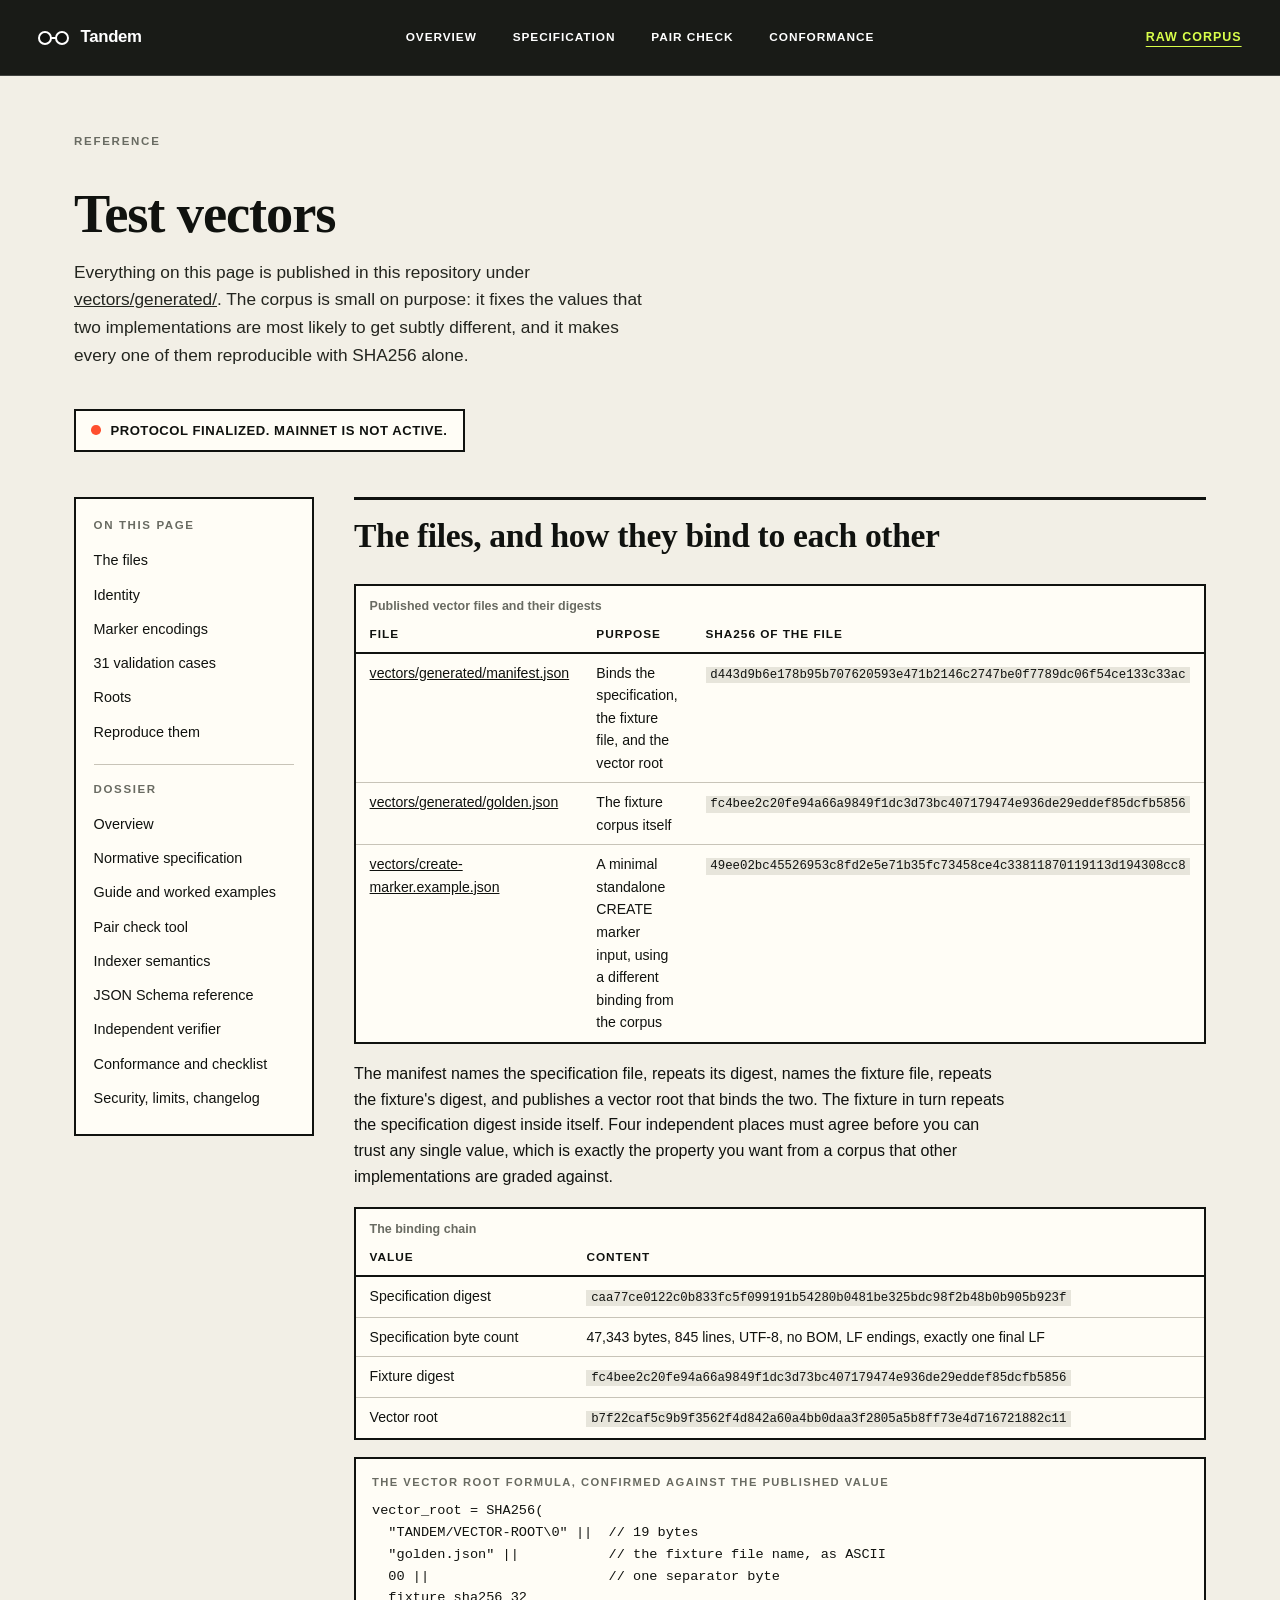
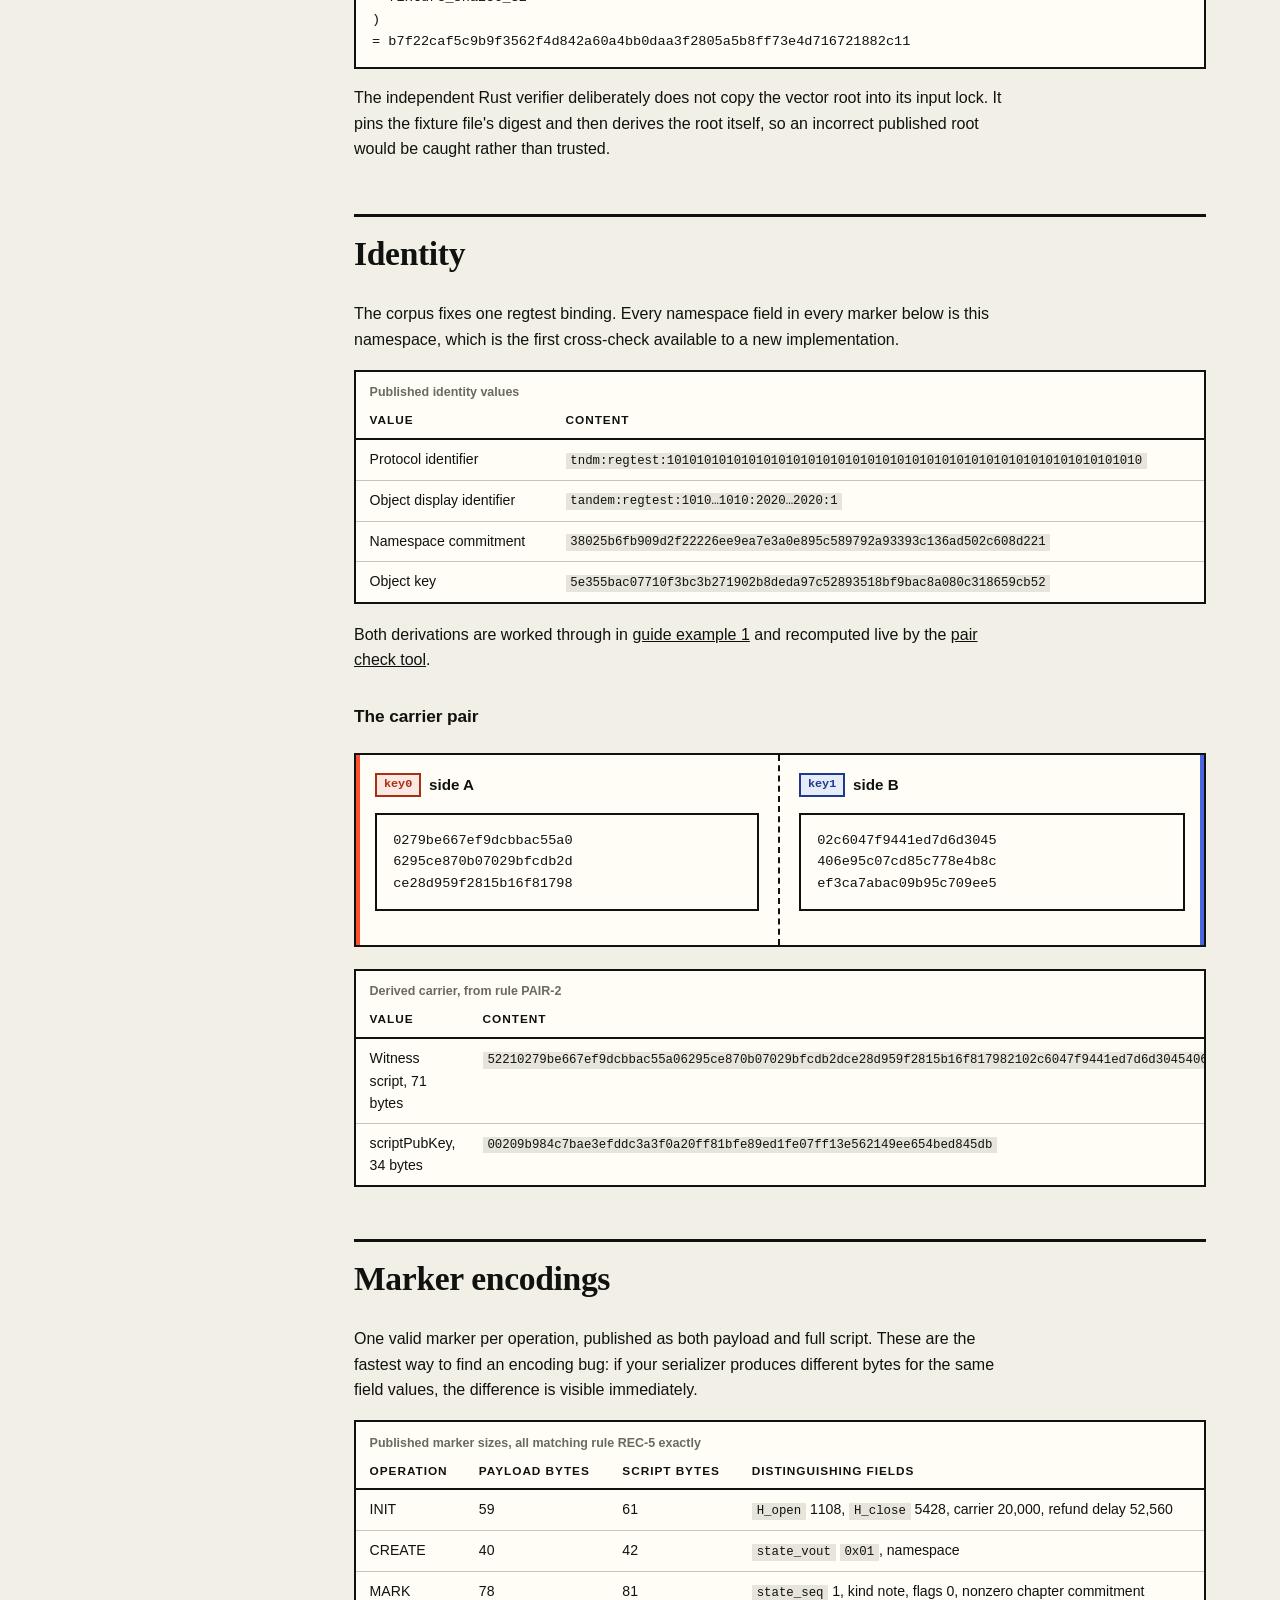
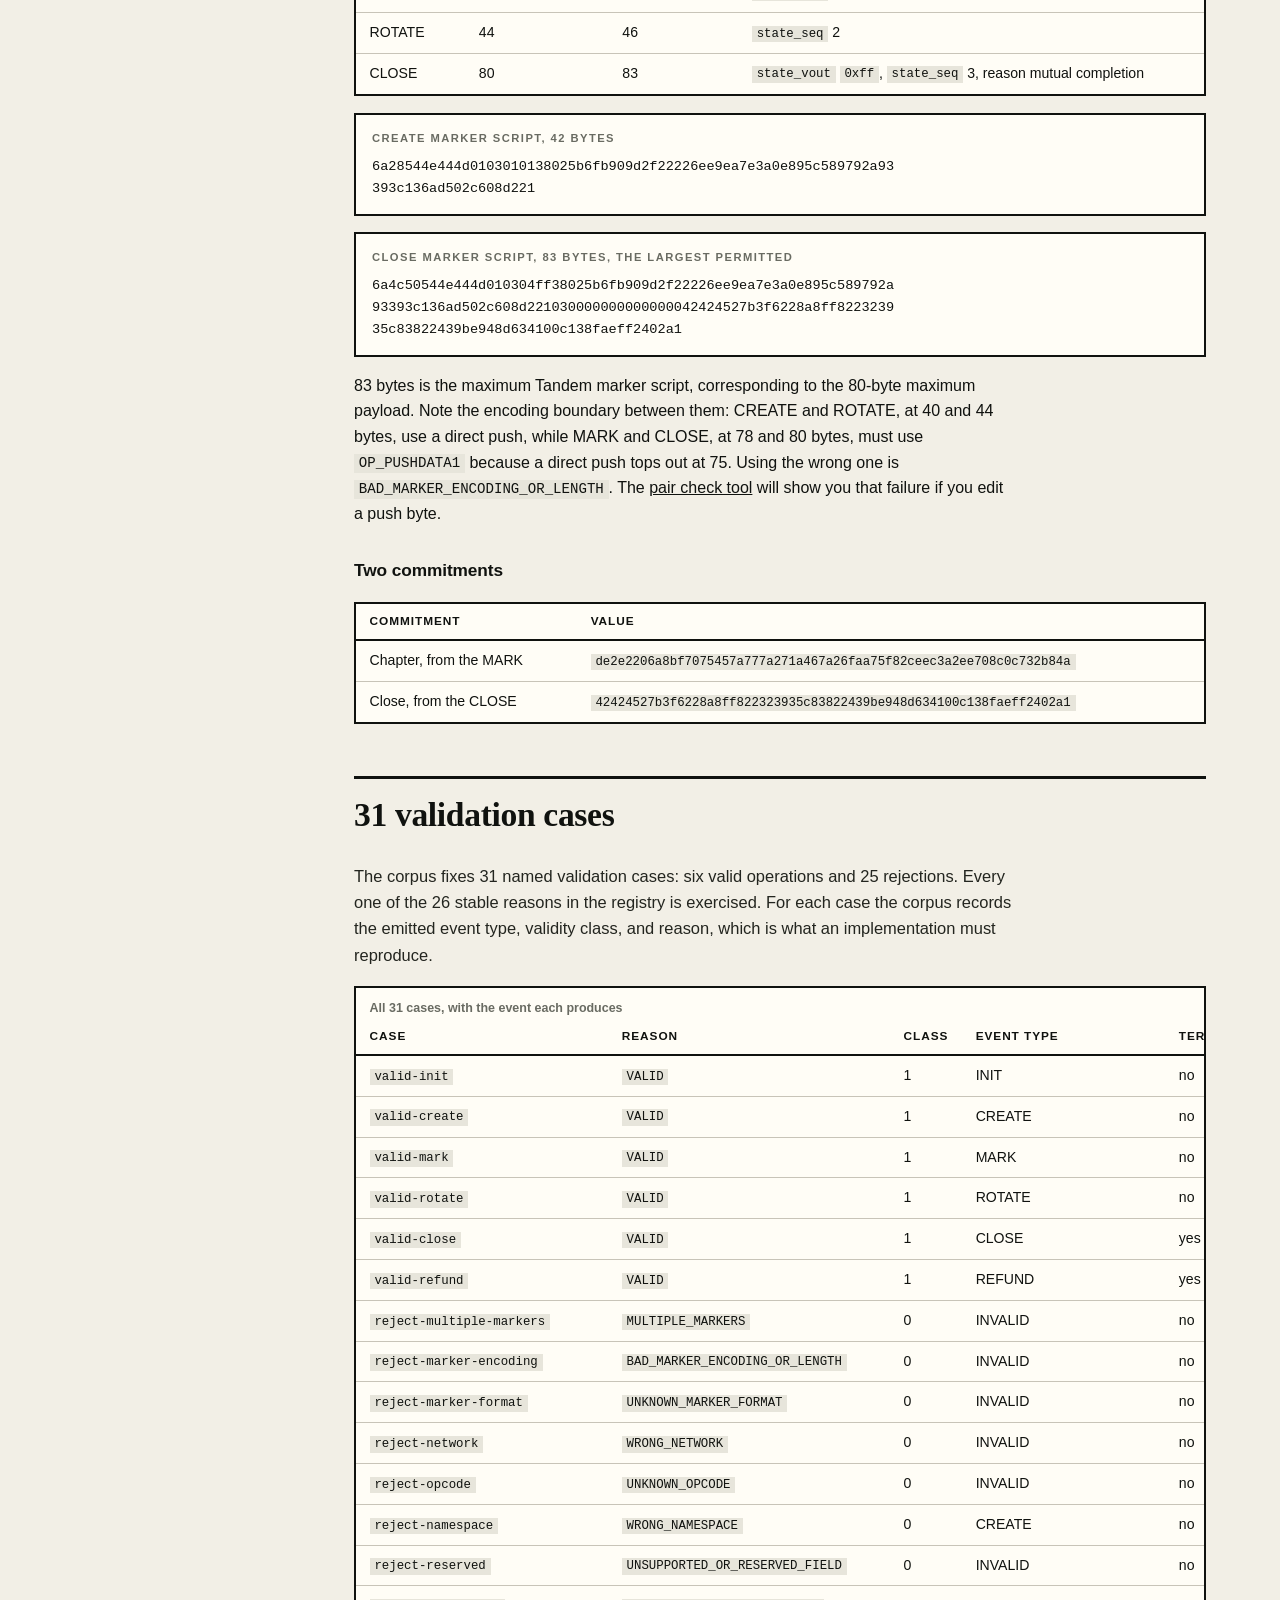
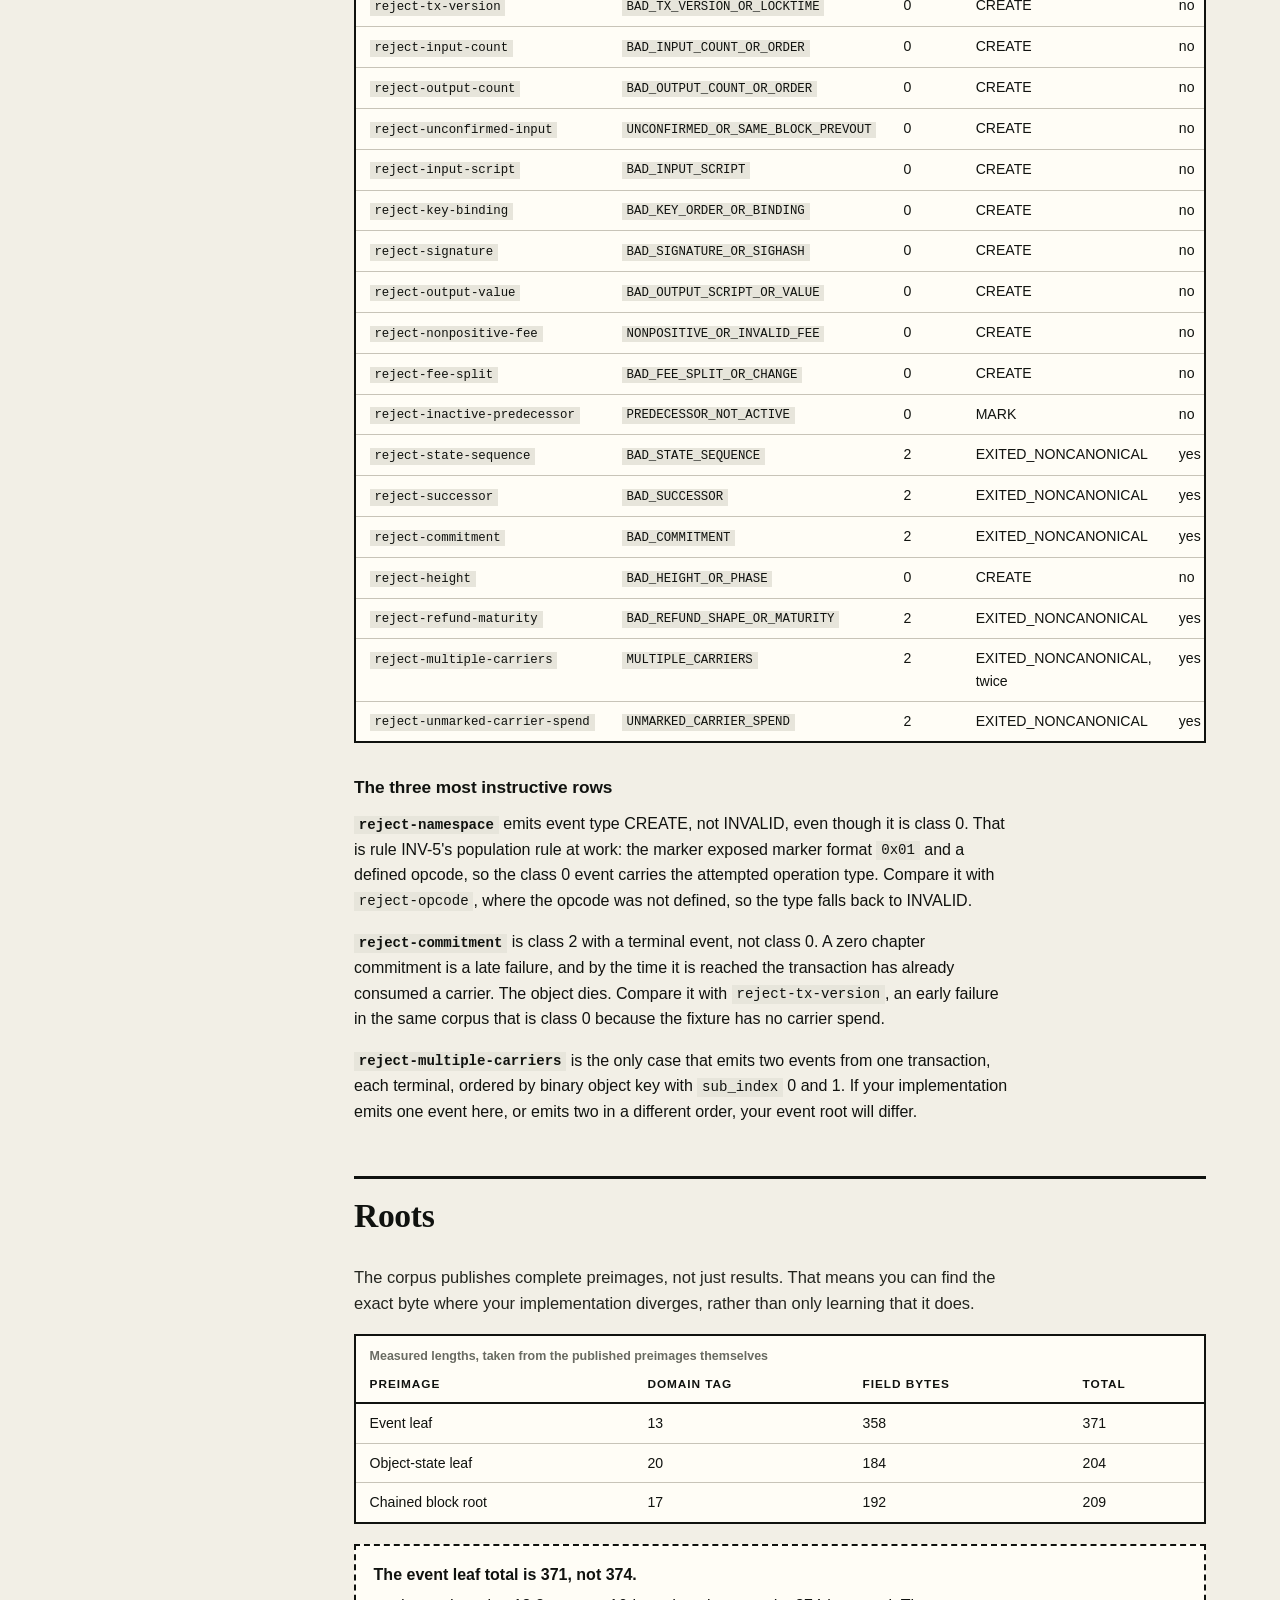
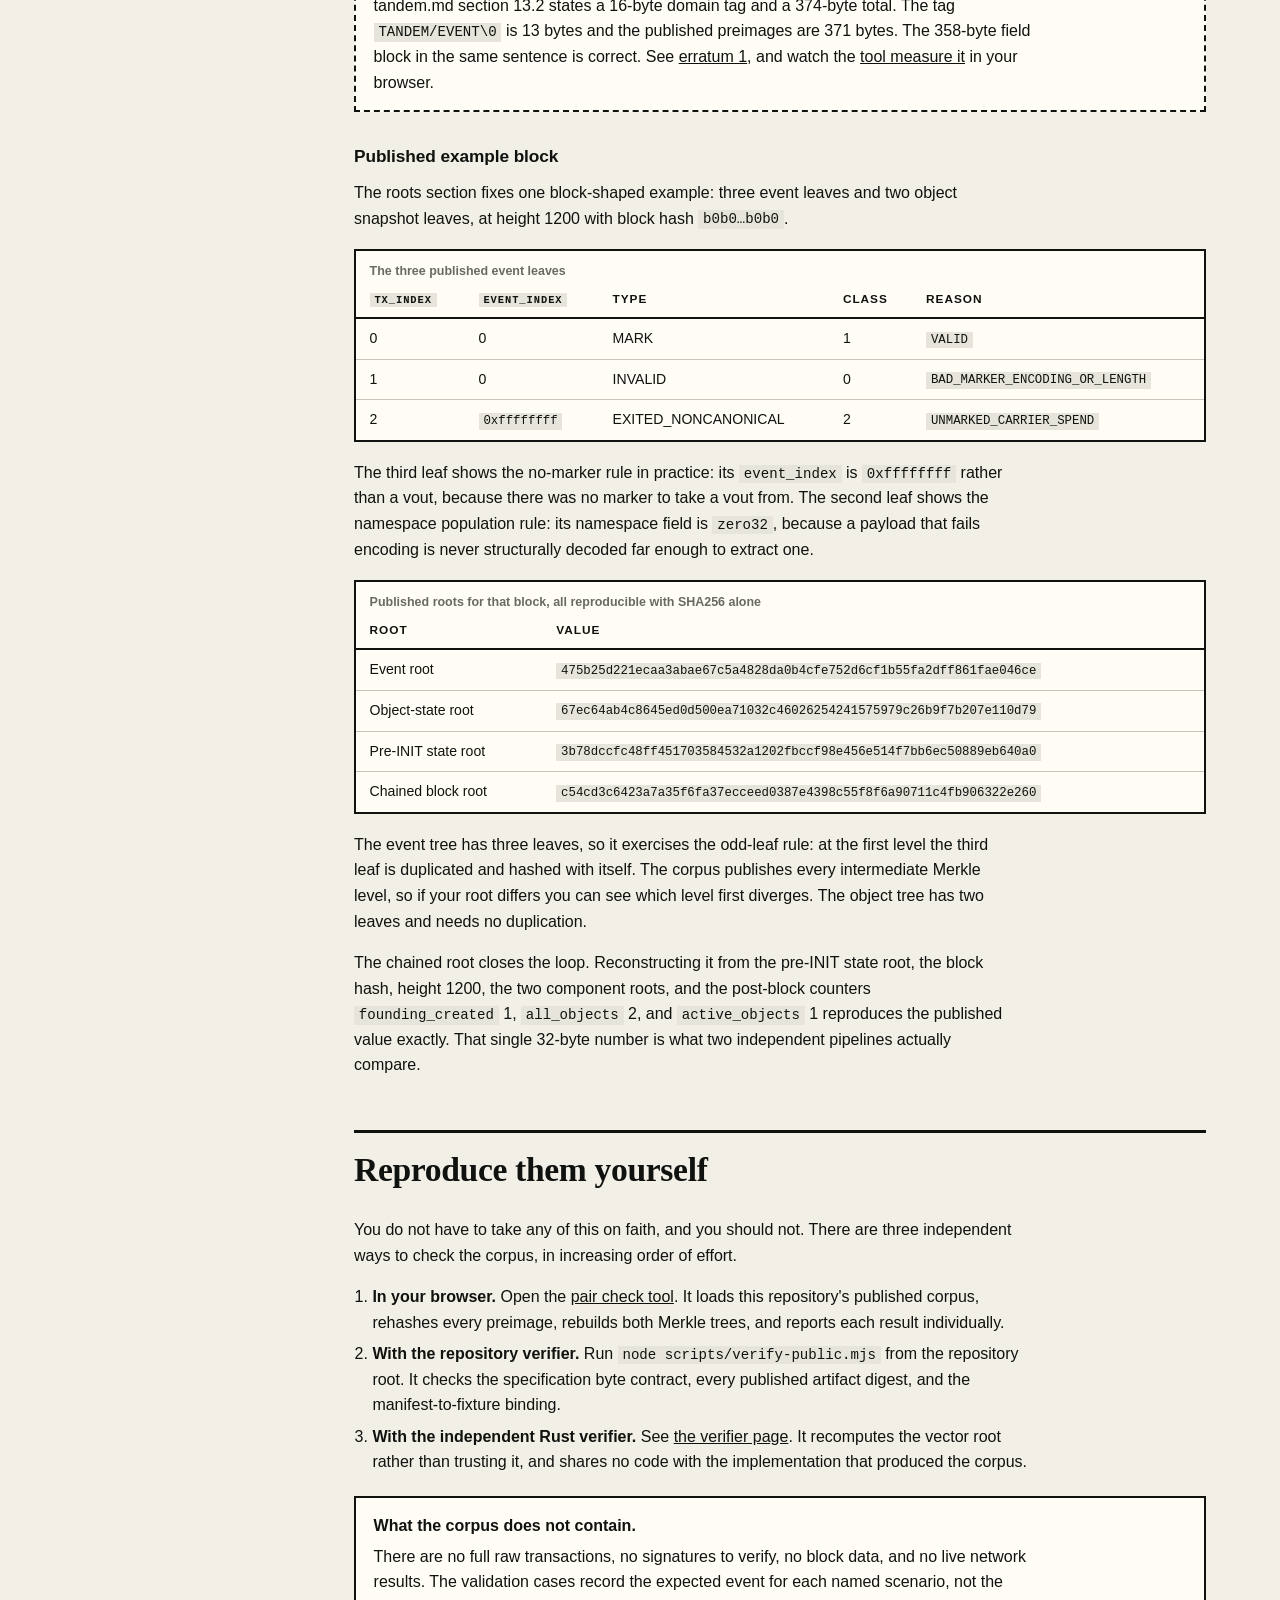
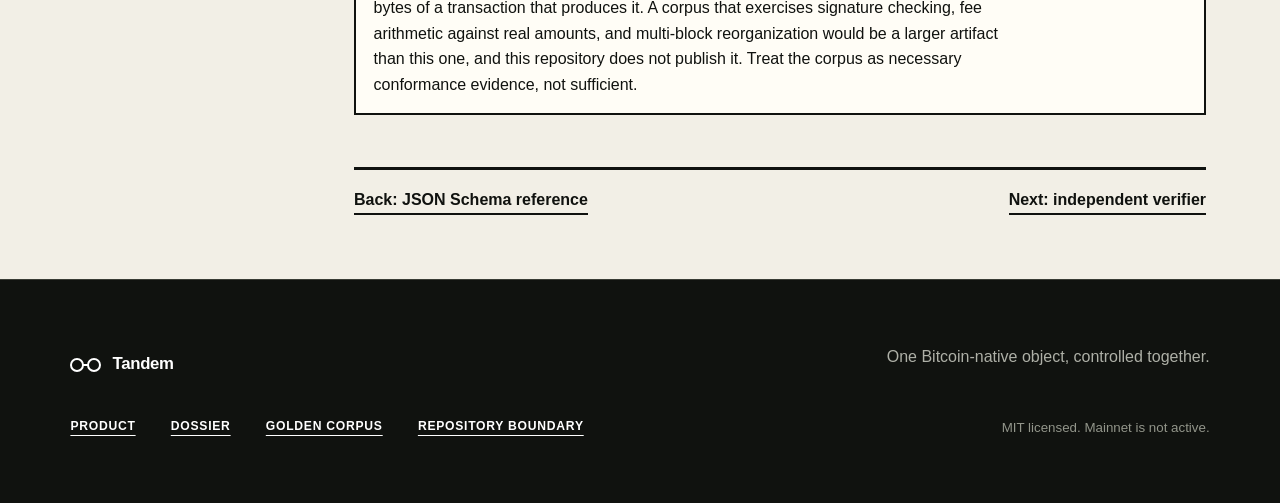
<file: docs/vectors.html>
<!doctype html>
<html lang="en">
  <head>
    <meta charset="utf-8">
    <meta name="viewport" content="width=device-width, initial-scale=1">
    <meta
      name="description"
      content="The published Tandem test vectors: every marker encoding, all 26 stable reason codes, the derived identity values, and the event, object-state, and chained roots you can recompute yourself."
    >
    <meta name="theme-color" content="#10120f">
    <meta
      http-equiv="Content-Security-Policy"
      content="default-src 'self'; script-src 'self'; style-src 'self'; img-src 'self' data:; connect-src 'none'; object-src 'none'; base-uri 'self'; form-action 'self'"
    >
    <meta property="og:type" content="website">
    <meta property="og:title" content="Tandem test vectors">
    <meta property="og:description" content="The repository's golden corpus laid out in full: markers, reasons, 31 validation cases, and every root with the exact formula that reproduces it.">
    <title>Tandem test vectors</title>
    <link rel="stylesheet" href="../assets/site.css">
    <link rel="stylesheet" href="../assets/dossier.css">
  </head>
  <body class="dossier">
    <a class="skip-link" href="#dossier-main">Skip to the vectors</a>

    <header class="site-header">
      <a class="wordmark" href="../index.html#top" aria-label="Tandem home">
        <span class="wordmark-mark" aria-hidden="true"><i></i><i></i></span>
        <span>Tandem</span>
      </a>
      <nav class="site-nav" aria-label="Dossier shortcuts">
        <a href="protocol.html">Overview</a>
        <a href="specification.html">Specification</a>
        <a href="pair-check.html">Pair check</a>
        <a href="conformance.html">Conformance</a>
      </nav>
      <a class="header-link" href="../vectors/generated/golden.json">Raw corpus</a>
    </header>

    <div class="dossier-hero">
      <p class="eyebrow">Reference</p>
      <h1>Test vectors</h1>
      <p class="dossier-lede">
        Everything on this page is published in this repository under
        <a href="../vectors/generated/manifest.json">vectors/generated/</a>. The corpus is small on purpose: it
        fixes the values that two implementations are most likely to get subtly different, and it
        makes every one of them reproducible with SHA256 alone.
      </p>
      <p class="dossier-status"><i aria-hidden="true"></i> Protocol finalized. Mainnet is not active.</p>
    </div>

    <div class="dossier-shell">
      <aside class="dossier-side">
        <nav aria-label="Vector sections">
          <p>On this page</p>
          <a href="#files">The files</a>
          <a href="#identity">Identity</a>
          <a href="#markers">Marker encodings</a>
          <a href="#cases">31 validation cases</a>
          <a href="#roots">Roots</a>
          <a href="#reproduce">Reproduce them</a>
          <hr>
          <p>Dossier</p>
          <a href="protocol.html">Overview</a>
          <a href="specification.html">Normative specification</a>
          <a href="guide.html">Guide and worked examples</a>
          <a href="pair-check.html">Pair check tool</a>
          <a href="indexing.html">Indexer semantics</a>
          <a href="schemas.html">JSON Schema reference</a>
          <a href="verifier.html">Independent verifier</a>
          <a href="conformance.html">Conformance and checklist</a>
          <a href="considerations.html">Security, limits, changelog</a>
        </nav>
      </aside>

      <main class="dossier-main" id="dossier-main">
        <section id="files" aria-labelledby="files-title">
          <h2 id="files-title">The files, and how they bind to each other</h2>
          <div class="scroll-x">
            <table class="tbl">
              <caption>Published vector files and their digests</caption>
              <thead><tr><th>File</th><th>Purpose</th><th>SHA256 of the file</th></tr></thead>
              <tbody>
                <tr>
                  <td><a href="../vectors/generated/manifest.json">vectors/generated/manifest.json</a></td>
                  <td>Binds the specification, the fixture file, and the vector root</td>
                  <td><code>d443d9b6e178b95b707620593e471b2146c2747be0f7789dc06f54ce133c33ac</code></td>
                </tr>
                <tr>
                  <td><a href="../vectors/generated/golden.json">vectors/generated/golden.json</a></td>
                  <td>The fixture corpus itself</td>
                  <td><code>fc4bee2c20fe94a66a9849f1dc3d73bc407179474e936de29eddef85dcfb5856</code></td>
                </tr>
                <tr>
                  <td><a href="../vectors/create-marker.example.json">vectors/create-marker.example.json</a></td>
                  <td>A minimal standalone CREATE marker input, using a different binding from the corpus</td>
                  <td><code>49ee02bc45526953c8fd2e5e71b35fc73458ce4c33811870119113d194308cc8</code></td>
                </tr>
              </tbody>
            </table>
          </div>

          <p>
            The manifest names the specification file, repeats its digest, names the fixture file,
            repeats the fixture's digest, and publishes a vector root that binds the two. The
            fixture in turn repeats the specification digest inside itself. Four independent places
            must agree before you can trust any single value, which is exactly the property you want
            from a corpus that other implementations are graded against.
          </p>

          <div class="scroll-x">
            <table class="tbl">
              <caption>The binding chain</caption>
              <thead><tr><th>Value</th><th>Content</th></tr></thead>
              <tbody>
                <tr><td>Specification digest</td><td><code>caa77ce0122c0b833fc5f099191b54280b0481be325bdc98f2b48b0b905b923f</code></td></tr>
                <tr><td>Specification byte count</td><td>47,343 bytes, 845 lines, UTF-8, no BOM, LF endings, exactly one final LF</td></tr>
                <tr><td>Fixture digest</td><td><code>fc4bee2c20fe94a66a9849f1dc3d73bc407179474e936de29eddef85dcfb5856</code></td></tr>
                <tr><td>Vector root</td><td><code>b7f22caf5c9b9f3562f4d842a60a4bb0daa3f2805a5b8ff73e4d716721882c11</code></td></tr>
              </tbody>
            </table>
          </div>

          <div class="code">
            <span class="code-label">The vector root formula, confirmed against the published value</span>
            <pre><code>vector_root = SHA256(
  "TANDEM/VECTOR-ROOT\0" ||  <span aria-hidden="true">// 19 bytes</span>
  "golden.json" ||           <span aria-hidden="true">// the fixture file name, as ASCII</span>
  00 ||                      <span aria-hidden="true">// one separator byte</span>
  fixture_sha256_32
)
= b7f22caf5c9b9f3562f4d842a60a4bb0daa3f2805a5b8ff73e4d716721882c11</code></pre>
          </div>

          <p>
            The independent Rust verifier deliberately does not copy the vector root into its input
            lock. It pins the fixture file's digest and then derives the root itself, so an
            incorrect published root would be caught rather than trusted.
          </p>
        </section>

        <section id="identity" aria-labelledby="identity-title">
          <h2 id="identity-title">Identity</h2>
          <p>
            The corpus fixes one regtest binding. Every namespace field in every marker below is
            this namespace, which is the first cross-check available to a new implementation.
          </p>
          <div class="scroll-x">
            <table class="tbl">
              <caption>Published identity values</caption>
              <thead><tr><th>Value</th><th>Content</th></tr></thead>
              <tbody>
                <tr><td>Protocol identifier</td><td><code>tndm:regtest:1010101010101010101010101010101010101010101010101010101010101010</code></td></tr>
                <tr><td>Object display identifier</td><td><code>tandem:regtest:1010&hellip;1010:2020&hellip;2020:1</code></td></tr>
                <tr><td>Namespace commitment</td><td><code>38025b6fb909d2f22226ee9ea7e3a0e895c589792a93393c136ad502c608d221</code></td></tr>
                <tr><td>Object key</td><td><code>5e355bac07710f3bc3b271902b8deda97c52893518bf9bac8a080c318659cb52</code></td></tr>
              </tbody>
            </table>
          </div>
          <p>
            Both derivations are worked through in <a href="guide.html#binding">guide example 1</a>
            and recomputed live by the <a href="pair-check.html#derive">pair check tool</a>.
          </p>

          <h3>The carrier pair</h3>
          <div class="pair-band">
            <div>
              <h4><span class="side-tag a">key0</span> side A</h4>
              <div class="code"><pre><code>0279be667ef9dcbbac55a0
6295ce870b07029bfcdb2d
ce28d959f2815b16f81798</code></pre></div>
            </div>
            <div>
              <h4><span class="side-tag b">key1</span> side B</h4>
              <div class="code"><pre><code>02c6047f9441ed7d6d3045
406e95c07cd85c778e4b8c
ef3ca7abac09b95c709ee5</code></pre></div>
            </div>
          </div>
          <div class="scroll-x">
            <table class="tbl">
              <caption>Derived carrier, from rule PAIR-2</caption>
              <thead><tr><th>Value</th><th>Content</th></tr></thead>
              <tbody>
                <tr><td>Witness script, 71 bytes</td><td><code>52210279be667ef9dcbbac55a06295ce870b07029bfcdb2dce28d959f2815b16f817982102c6047f9441ed7d6d3045406e95c07cd85c778e4b8cef3ca7abac09b95c709ee552ae</code></td></tr>
                <tr><td>scriptPubKey, 34 bytes</td><td><code>00209b984c7bae3efddc3a3f0a20ff81bfe89ed1fe07ff13e562149ee654bed845db</code></td></tr>
              </tbody>
            </table>
          </div>
        </section>

        <section id="markers" aria-labelledby="markers-title">
          <h2 id="markers-title">Marker encodings</h2>
          <p>
            One valid marker per operation, published as both payload and full script. These are the
            fastest way to find an encoding bug: if your serializer produces different bytes for the
            same field values, the difference is visible immediately.
          </p>

          <div class="scroll-x">
            <table class="tbl">
              <caption>Published marker sizes, all matching rule REC-5 exactly</caption>
              <thead><tr><th>Operation</th><th>Payload bytes</th><th>Script bytes</th><th>Distinguishing fields</th></tr></thead>
              <tbody>
                <tr><td>INIT</td><td>59</td><td>61</td><td><code>H_open</code> 1108, <code>H_close</code> 5428, carrier 20,000, refund delay 52,560</td></tr>
                <tr><td>CREATE</td><td>40</td><td>42</td><td><code>state_vout</code> <code>0x01</code>, namespace</td></tr>
                <tr><td>MARK</td><td>78</td><td>81</td><td><code>state_seq</code> 1, kind note, flags 0, nonzero chapter commitment</td></tr>
                <tr><td>ROTATE</td><td>44</td><td>46</td><td><code>state_seq</code> 2</td></tr>
                <tr><td>CLOSE</td><td>80</td><td>83</td><td><code>state_vout</code> <code>0xff</code>, <code>state_seq</code> 3, reason mutual completion</td></tr>
              </tbody>
            </table>
          </div>

          <div class="code">
            <span class="code-label">CREATE marker script, 42 bytes</span>
            <pre><code>6a28544e444d0103010138025b6fb909d2f22226ee9ea7e3a0e895c589792a93
393c136ad502c608d221</code></pre>
          </div>

          <div class="code">
            <span class="code-label">CLOSE marker script, 83 bytes, the largest permitted</span>
            <pre><code>6a4c50544e444d010304ff38025b6fb909d2f22226ee9ea7e3a0e895c589792a
93393c136ad502c608d221030000000000000042424527b3f6228a8ff8223239
35c83822439be948d634100c138faeff2402a1</code></pre>
          </div>

          <p>
            83 bytes is the maximum Tandem marker script, corresponding to the 80-byte maximum
            payload. Note the encoding boundary between them: CREATE and ROTATE, at 40 and 44 bytes,
            use a direct push, while MARK and CLOSE, at 78 and 80 bytes, must use
            <code>OP_PUSHDATA1</code> because a direct push tops out at 75. Using the wrong one is
            <code>BAD_MARKER_ENCODING_OR_LENGTH</code>. The
            <a href="pair-check.html#records">pair check tool</a> will show you that failure if you
            edit a push byte.
          </p>

          <h3>Two commitments</h3>
          <div class="scroll-x">
            <table class="tbl">
              <thead><tr><th>Commitment</th><th>Value</th></tr></thead>
              <tbody>
                <tr><td>Chapter, from the MARK</td><td><code>de2e2206a8bf7075457a777a271a467a26faa75f82ceec3a2ee708c0c732b84a</code></td></tr>
                <tr><td>Close, from the CLOSE</td><td><code>42424527b3f6228a8ff822323935c83822439be948d634100c138faeff2402a1</code></td></tr>
              </tbody>
            </table>
          </div>
        </section>

        <section id="cases" aria-labelledby="cases-title">
          <h2 id="cases-title">31 validation cases</h2>
          <p class="lede">
            The corpus fixes 31 named validation cases: six valid operations and 25 rejections. Every
            one of the 26 stable reasons in the registry is exercised. For each case the corpus
            records the emitted event type, validity class, and reason, which is what an
            implementation must reproduce.
          </p>

          <div class="scroll-x">
            <table class="tbl">
              <caption>All 31 cases, with the event each produces</caption>
              <thead><tr><th>Case</th><th>Reason</th><th>Class</th><th>Event type</th><th>Terminal</th></tr></thead>
              <tbody>
                <tr><td><code>valid-init</code></td><td><code>VALID</code></td><td>1</td><td>INIT</td><td>no</td></tr>
                <tr><td><code>valid-create</code></td><td><code>VALID</code></td><td>1</td><td>CREATE</td><td>no</td></tr>
                <tr><td><code>valid-mark</code></td><td><code>VALID</code></td><td>1</td><td>MARK</td><td>no</td></tr>
                <tr><td><code>valid-rotate</code></td><td><code>VALID</code></td><td>1</td><td>ROTATE</td><td>no</td></tr>
                <tr><td><code>valid-close</code></td><td><code>VALID</code></td><td>1</td><td>CLOSE</td><td>yes</td></tr>
                <tr><td><code>valid-refund</code></td><td><code>VALID</code></td><td>1</td><td>REFUND</td><td>yes</td></tr>
                <tr><td><code>reject-multiple-markers</code></td><td><code>MULTIPLE_MARKERS</code></td><td>0</td><td>INVALID</td><td>no</td></tr>
                <tr><td><code>reject-marker-encoding</code></td><td><code>BAD_MARKER_ENCODING_OR_LENGTH</code></td><td>0</td><td>INVALID</td><td>no</td></tr>
                <tr><td><code>reject-marker-format</code></td><td><code>UNKNOWN_MARKER_FORMAT</code></td><td>0</td><td>INVALID</td><td>no</td></tr>
                <tr><td><code>reject-network</code></td><td><code>WRONG_NETWORK</code></td><td>0</td><td>INVALID</td><td>no</td></tr>
                <tr><td><code>reject-opcode</code></td><td><code>UNKNOWN_OPCODE</code></td><td>0</td><td>INVALID</td><td>no</td></tr>
                <tr><td><code>reject-namespace</code></td><td><code>WRONG_NAMESPACE</code></td><td>0</td><td>CREATE</td><td>no</td></tr>
                <tr><td><code>reject-reserved</code></td><td><code>UNSUPPORTED_OR_RESERVED_FIELD</code></td><td>0</td><td>INVALID</td><td>no</td></tr>
                <tr><td><code>reject-tx-version</code></td><td><code>BAD_TX_VERSION_OR_LOCKTIME</code></td><td>0</td><td>CREATE</td><td>no</td></tr>
                <tr><td><code>reject-input-count</code></td><td><code>BAD_INPUT_COUNT_OR_ORDER</code></td><td>0</td><td>CREATE</td><td>no</td></tr>
                <tr><td><code>reject-output-count</code></td><td><code>BAD_OUTPUT_COUNT_OR_ORDER</code></td><td>0</td><td>CREATE</td><td>no</td></tr>
                <tr><td><code>reject-unconfirmed-input</code></td><td><code>UNCONFIRMED_OR_SAME_BLOCK_PREVOUT</code></td><td>0</td><td>CREATE</td><td>no</td></tr>
                <tr><td><code>reject-input-script</code></td><td><code>BAD_INPUT_SCRIPT</code></td><td>0</td><td>CREATE</td><td>no</td></tr>
                <tr><td><code>reject-key-binding</code></td><td><code>BAD_KEY_ORDER_OR_BINDING</code></td><td>0</td><td>CREATE</td><td>no</td></tr>
                <tr><td><code>reject-signature</code></td><td><code>BAD_SIGNATURE_OR_SIGHASH</code></td><td>0</td><td>CREATE</td><td>no</td></tr>
                <tr><td><code>reject-output-value</code></td><td><code>BAD_OUTPUT_SCRIPT_OR_VALUE</code></td><td>0</td><td>CREATE</td><td>no</td></tr>
                <tr><td><code>reject-nonpositive-fee</code></td><td><code>NONPOSITIVE_OR_INVALID_FEE</code></td><td>0</td><td>CREATE</td><td>no</td></tr>
                <tr><td><code>reject-fee-split</code></td><td><code>BAD_FEE_SPLIT_OR_CHANGE</code></td><td>0</td><td>CREATE</td><td>no</td></tr>
                <tr><td><code>reject-inactive-predecessor</code></td><td><code>PREDECESSOR_NOT_ACTIVE</code></td><td>0</td><td>MARK</td><td>no</td></tr>
                <tr><td><code>reject-state-sequence</code></td><td><code>BAD_STATE_SEQUENCE</code></td><td>2</td><td>EXITED_NONCANONICAL</td><td>yes</td></tr>
                <tr><td><code>reject-successor</code></td><td><code>BAD_SUCCESSOR</code></td><td>2</td><td>EXITED_NONCANONICAL</td><td>yes</td></tr>
                <tr><td><code>reject-commitment</code></td><td><code>BAD_COMMITMENT</code></td><td>2</td><td>EXITED_NONCANONICAL</td><td>yes</td></tr>
                <tr><td><code>reject-height</code></td><td><code>BAD_HEIGHT_OR_PHASE</code></td><td>0</td><td>CREATE</td><td>no</td></tr>
                <tr><td><code>reject-refund-maturity</code></td><td><code>BAD_REFUND_SHAPE_OR_MATURITY</code></td><td>2</td><td>EXITED_NONCANONICAL</td><td>yes</td></tr>
                <tr><td><code>reject-multiple-carriers</code></td><td><code>MULTIPLE_CARRIERS</code></td><td>2</td><td>EXITED_NONCANONICAL, twice</td><td>yes</td></tr>
                <tr><td><code>reject-unmarked-carrier-spend</code></td><td><code>UNMARKED_CARRIER_SPEND</code></td><td>2</td><td>EXITED_NONCANONICAL</td><td>yes</td></tr>
              </tbody>
            </table>
          </div>

          <h3>The three most instructive rows</h3>
          <p>
            <strong><code>reject-namespace</code></strong> emits event type CREATE, not INVALID, even
            though it is class 0. That is rule INV-5's population rule at work: the marker exposed
            marker format <code>0x01</code> and a defined opcode, so the class 0 event carries the
            attempted operation type. Compare it with <code>reject-opcode</code>, where the opcode
            was not defined, so the type falls back to INVALID.
          </p>
          <p>
            <strong><code>reject-commitment</code></strong> is class 2 with a terminal event, not
            class 0. A zero chapter commitment is a late failure, and by the time it is reached the
            transaction has already consumed a carrier. The object dies. Compare it with
            <code>reject-tx-version</code>, an early failure in the same corpus that is class 0
            because the fixture has no carrier spend.
          </p>
          <p>
            <strong><code>reject-multiple-carriers</code></strong> is the only case that emits two
            events from one transaction, each terminal, ordered by binary object key with
            <code>sub_index</code> 0 and 1. If your implementation emits one event here, or emits
            two in a different order, your event root will differ.
          </p>
        </section>

        <section id="roots" aria-labelledby="roots-title">
          <h2 id="roots-title">Roots</h2>
          <p class="lede">
            The corpus publishes complete preimages, not just results. That means you can find the
            exact byte where your implementation diverges, rather than only learning that it does.
          </p>

          <div class="scroll-x">
            <table class="tbl">
              <caption>Measured lengths, taken from the published preimages themselves</caption>
              <thead><tr><th>Preimage</th><th>Domain tag</th><th>Field bytes</th><th>Total</th></tr></thead>
              <tbody>
                <tr><td>Event leaf</td><td>13</td><td>358</td><td>371</td></tr>
                <tr><td>Object-state leaf</td><td>20</td><td>184</td><td>204</td></tr>
                <tr><td>Chained block root</td><td>17</td><td>192</td><td>209</td></tr>
              </tbody>
            </table>
          </div>

          <div class="note errata">
            <strong>The event leaf total is 371, not 374.</strong>
            <p>
              tandem.md section 13.2 states a 16-byte domain tag and a 374-byte total. The tag
              <code>TANDEM/EVENT\0</code> is 13 bytes and the published preimages are 371 bytes. The
              358-byte field block in the same sentence is correct. See
              <a href="specification.html#errata">erratum 1</a>, and watch the
              <a href="pair-check.html#roots">tool measure it</a> in your browser.
            </p>
          </div>

          <h3>Published example block</h3>
          <p>
            The roots section fixes one block-shaped example: three event leaves and two object
            snapshot leaves, at height 1200 with block hash <code>b0b0&hellip;b0b0</code>.
          </p>

          <div class="scroll-x">
            <table class="tbl">
              <caption>The three published event leaves</caption>
              <thead><tr><th><code>tx_index</code></th><th><code>event_index</code></th><th>Type</th><th>Class</th><th>Reason</th></tr></thead>
              <tbody>
                <tr><td>0</td><td>0</td><td>MARK</td><td>1</td><td><code>VALID</code></td></tr>
                <tr><td>1</td><td>0</td><td>INVALID</td><td>0</td><td><code>BAD_MARKER_ENCODING_OR_LENGTH</code></td></tr>
                <tr><td>2</td><td><code>0xffffffff</code></td><td>EXITED_NONCANONICAL</td><td>2</td><td><code>UNMARKED_CARRIER_SPEND</code></td></tr>
              </tbody>
            </table>
          </div>

          <p>
            The third leaf shows the no-marker rule in practice: its <code>event_index</code> is
            <code>0xffffffff</code> rather than a vout, because there was no marker to take a vout
            from. The second leaf shows the namespace population rule: its namespace field is
            <code>zero32</code>, because a payload that fails encoding is never structurally decoded
            far enough to extract one.
          </p>

          <div class="scroll-x">
            <table class="tbl">
              <caption>Published roots for that block, all reproducible with SHA256 alone</caption>
              <thead><tr><th>Root</th><th>Value</th></tr></thead>
              <tbody>
                <tr><td>Event root</td><td><code>475b25d221ecaa3abae67c5a4828da0b4cfe752d6cf1b55fa2dff861fae046ce</code></td></tr>
                <tr><td>Object-state root</td><td><code>67ec64ab4c8645ed0d500ea71032c46026254241575979c26b9f7b207e110d79</code></td></tr>
                <tr><td>Pre-INIT state root</td><td><code>3b78dccfc48ff451703584532a1202fbccf98e456e514f7bb6ec50889eb640a0</code></td></tr>
                <tr><td>Chained block root</td><td><code>c54cd3c6423a7a35f6fa37ecceed0387e4398c55f8f6a90711c4fb906322e260</code></td></tr>
              </tbody>
            </table>
          </div>

          <p>
            The event tree has three leaves, so it exercises the odd-leaf rule: at the first level
            the third leaf is duplicated and hashed with itself. The corpus publishes every
            intermediate Merkle level, so if your root differs you can see which level first
            diverges. The object tree has two leaves and needs no duplication.
          </p>

          <p>
            The chained root closes the loop. Reconstructing it from the pre-INIT state root, the
            block hash, height 1200, the two component roots, and the post-block counters
            <code>founding_created</code> 1, <code>all_objects</code> 2, and
            <code>active_objects</code> 1 reproduces the published value exactly. That single
            32-byte number is what two independent pipelines actually compare.
          </p>
        </section>

        <section id="reproduce" aria-labelledby="reproduce-title">
          <h2 id="reproduce-title">Reproduce them yourself</h2>
          <p>
            You do not have to take any of this on faith, and you should not. There are three
            independent ways to check the corpus, in increasing order of effort.
          </p>

          <ol>
            <li>
              <strong>In your browser.</strong> Open the
              <a href="pair-check.html#roots">pair check tool</a>. It loads this repository's
              published corpus, rehashes every preimage, rebuilds both Merkle trees, and reports
              each result individually.
            </li>
            <li>
              <strong>With the repository verifier.</strong> Run <code>node scripts/verify-public.mjs</code>
              from the repository root. It checks the specification byte contract, every published
              artifact digest, and the manifest-to-fixture binding.
            </li>
            <li>
              <strong>With the independent Rust verifier.</strong> See
              <a href="verifier.html">the verifier page</a>. It recomputes the vector root rather
              than trusting it, and shares no code with the implementation that produced the corpus.
            </li>
          </ol>

          <div class="note">
            <strong>What the corpus does not contain.</strong>
            <p>
              There are no full raw transactions, no signatures to verify, no block data, and no
              live network results. The validation cases record the expected event for each named
              scenario, not the bytes of a transaction that produces it. A corpus that exercises
              signature checking, fee arithmetic against real amounts, and multi-block reorganization
              would be a larger artifact than this one, and this repository does not publish it.
              Treat the corpus as necessary conformance evidence, not sufficient.
            </p>
          </div>
        </section>

        <nav class="page-nav" aria-label="Dossier pagination">
          <a href="schemas.html">Back: JSON Schema reference</a>
          <a href="verifier.html">Next: independent verifier</a>
        </nav>
      </main>
    </div>

    <footer class="site-footer docs-footer">
      <div class="wordmark footer-wordmark">
        <span class="wordmark-mark" aria-hidden="true"><i></i><i></i></span>
        <span>Tandem</span>
      </div>
      <p>One Bitcoin-native object, controlled together.</p>
      <nav aria-label="Footer navigation">
        <a href="../index.html">Product</a>
        <a href="protocol.html">Dossier</a>
        <a href="../vectors/generated/golden.json">Golden corpus</a>
        <a href="../REPOSITORY_BOUNDARY.md">Repository boundary</a>
      </nav>
      <small>MIT licensed. Mainnet is not active.</small>
    </footer>
  </body>
</html>
</file>
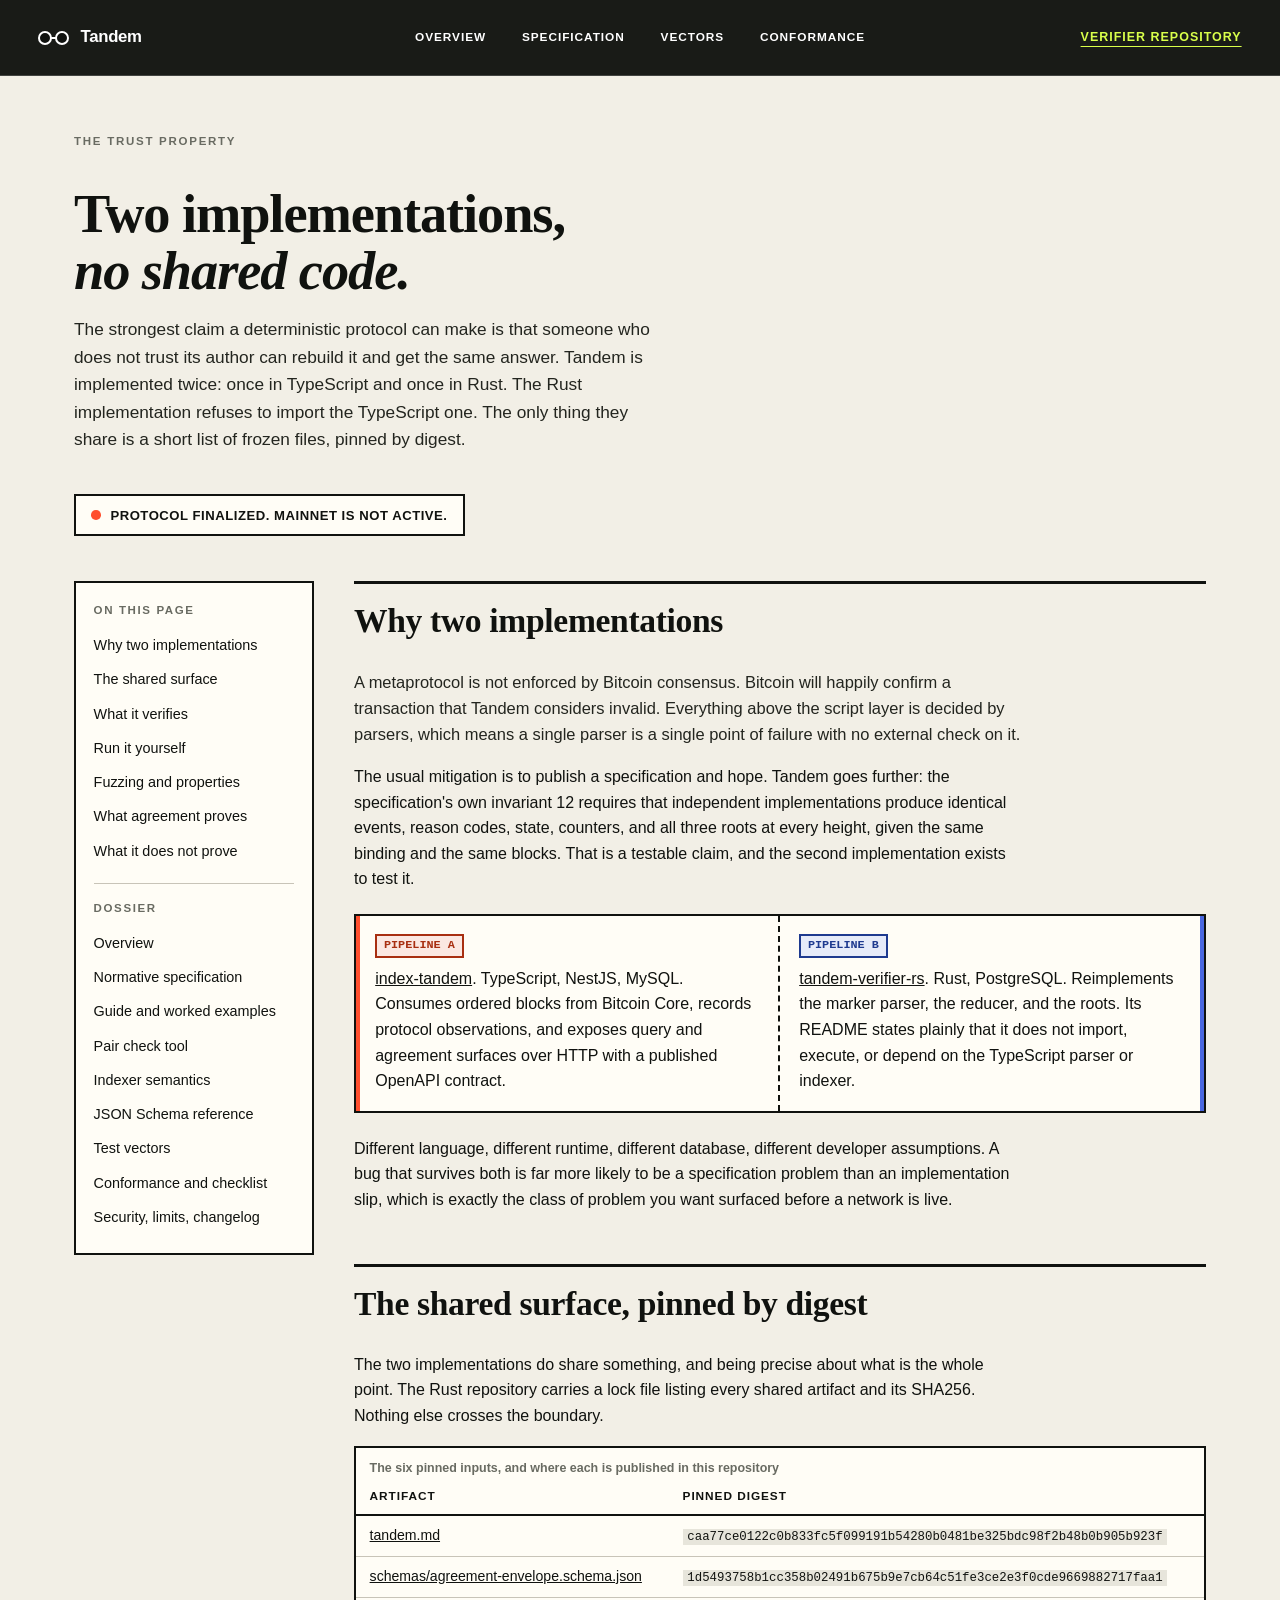
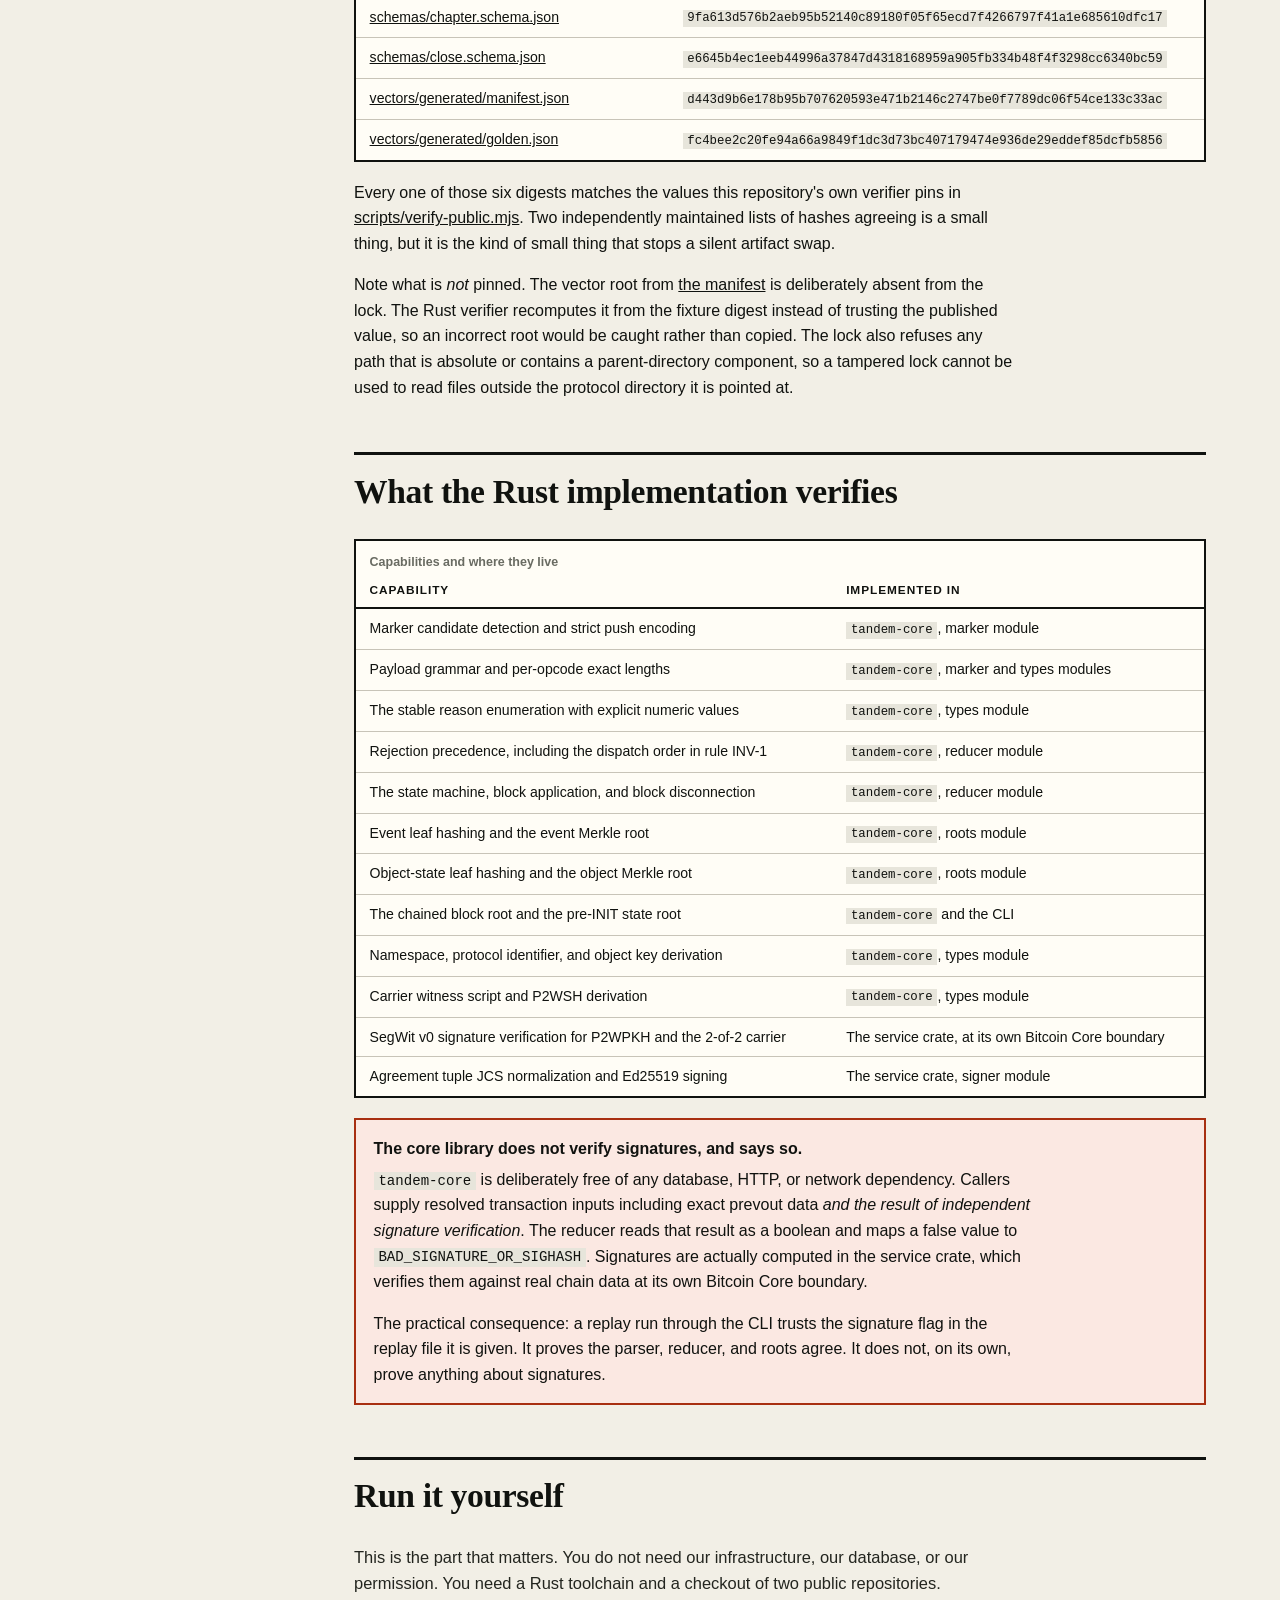
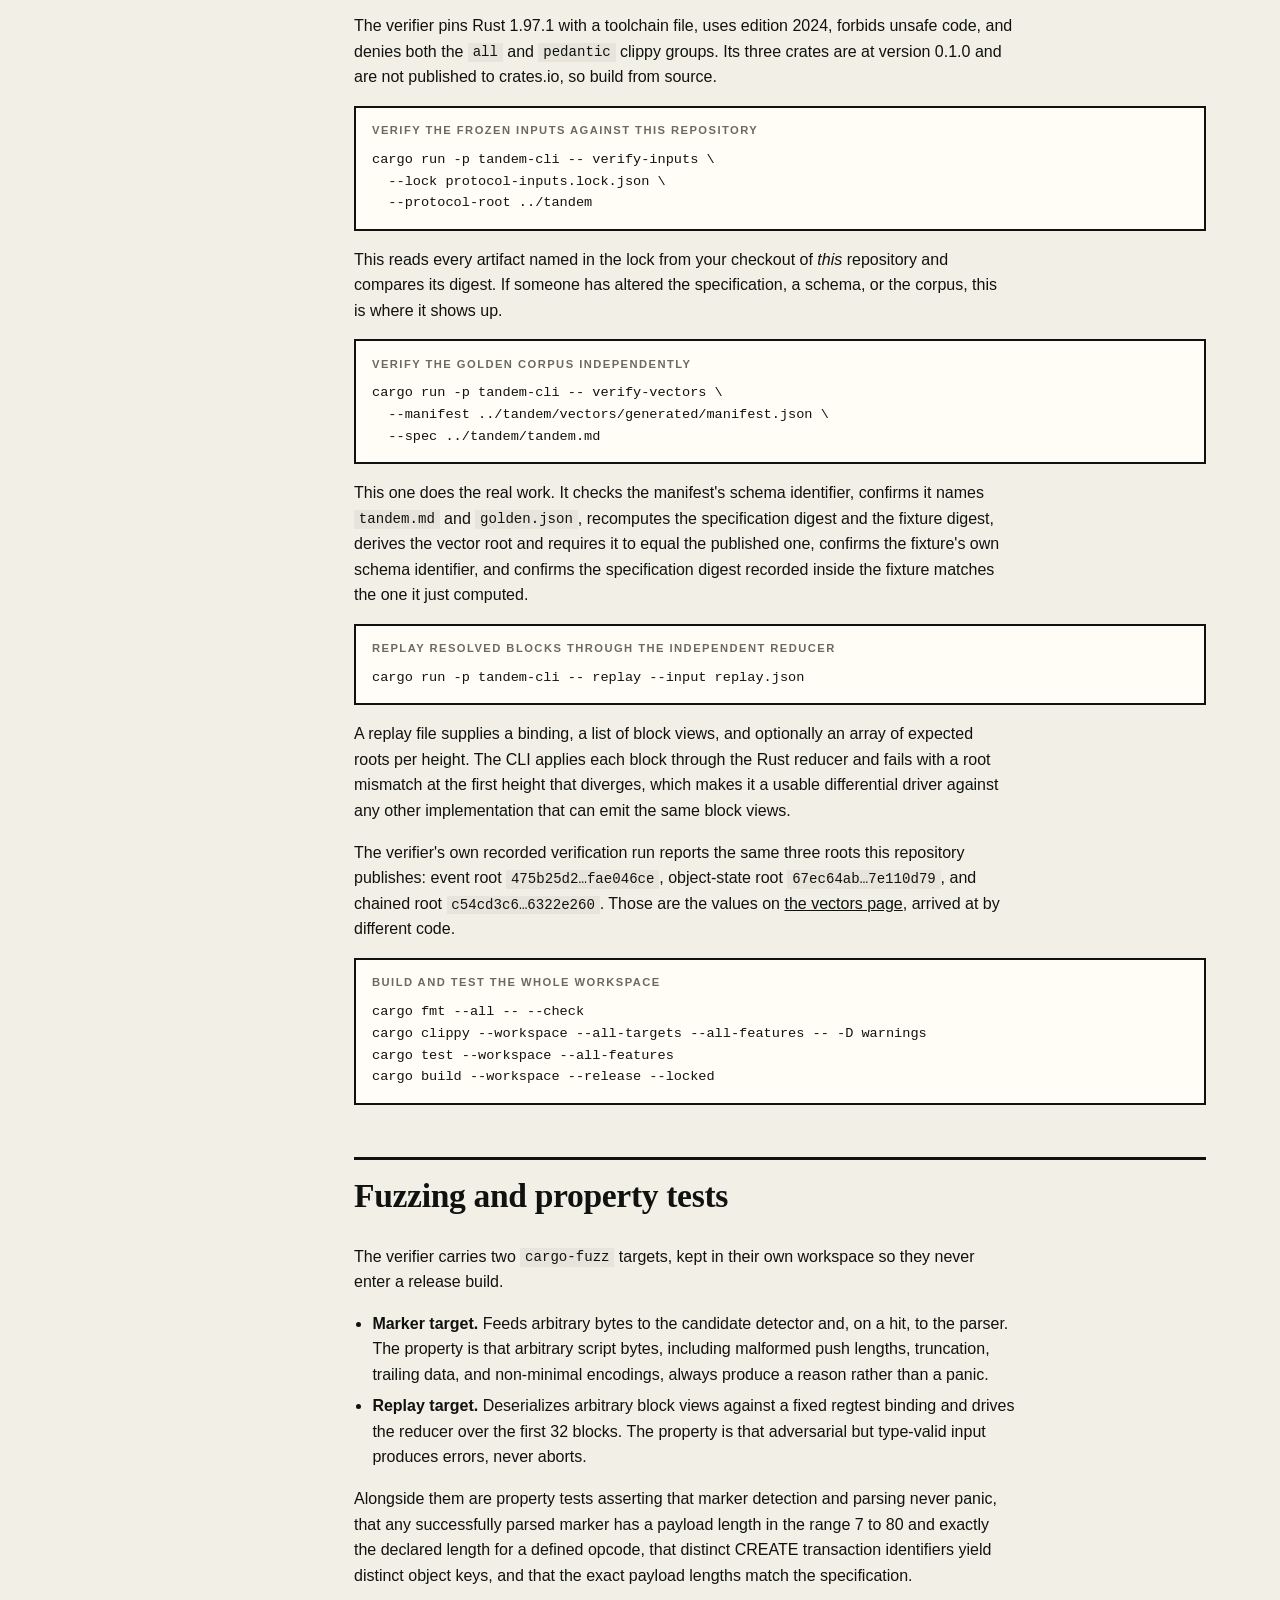
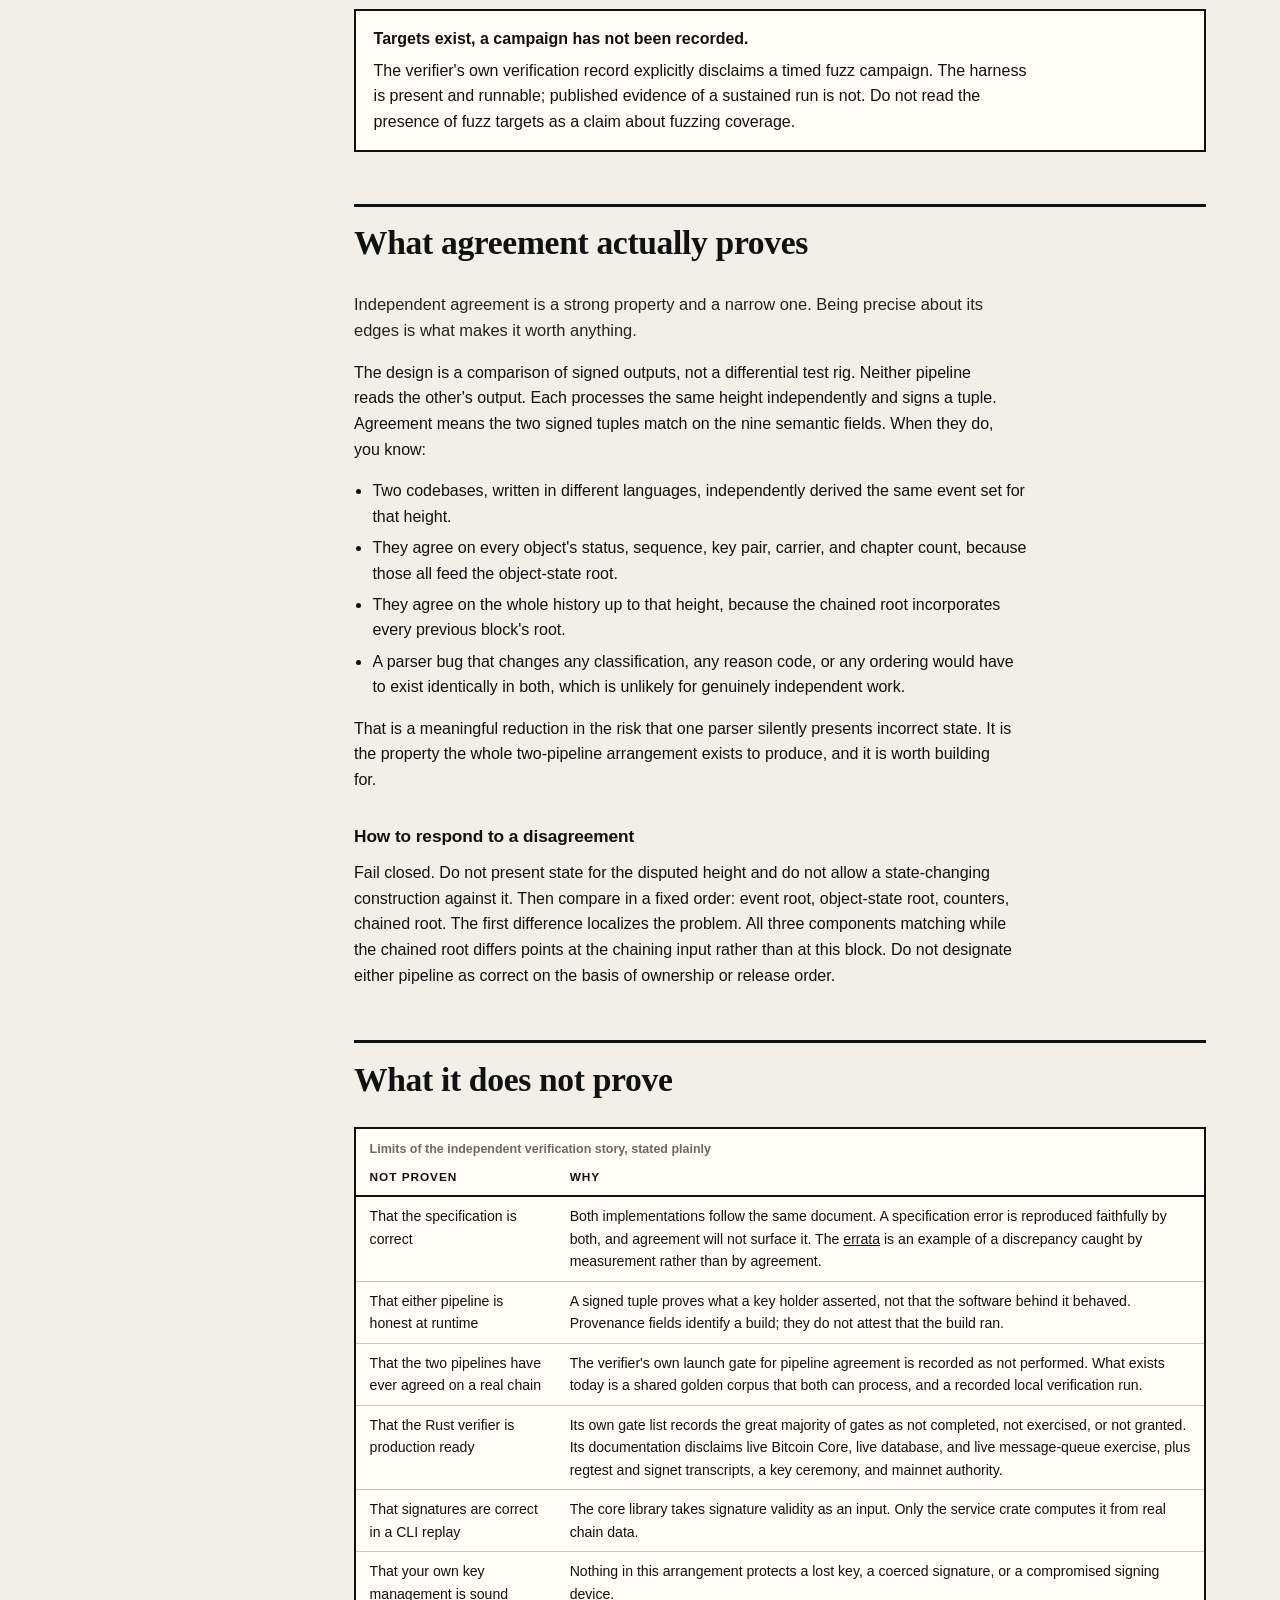
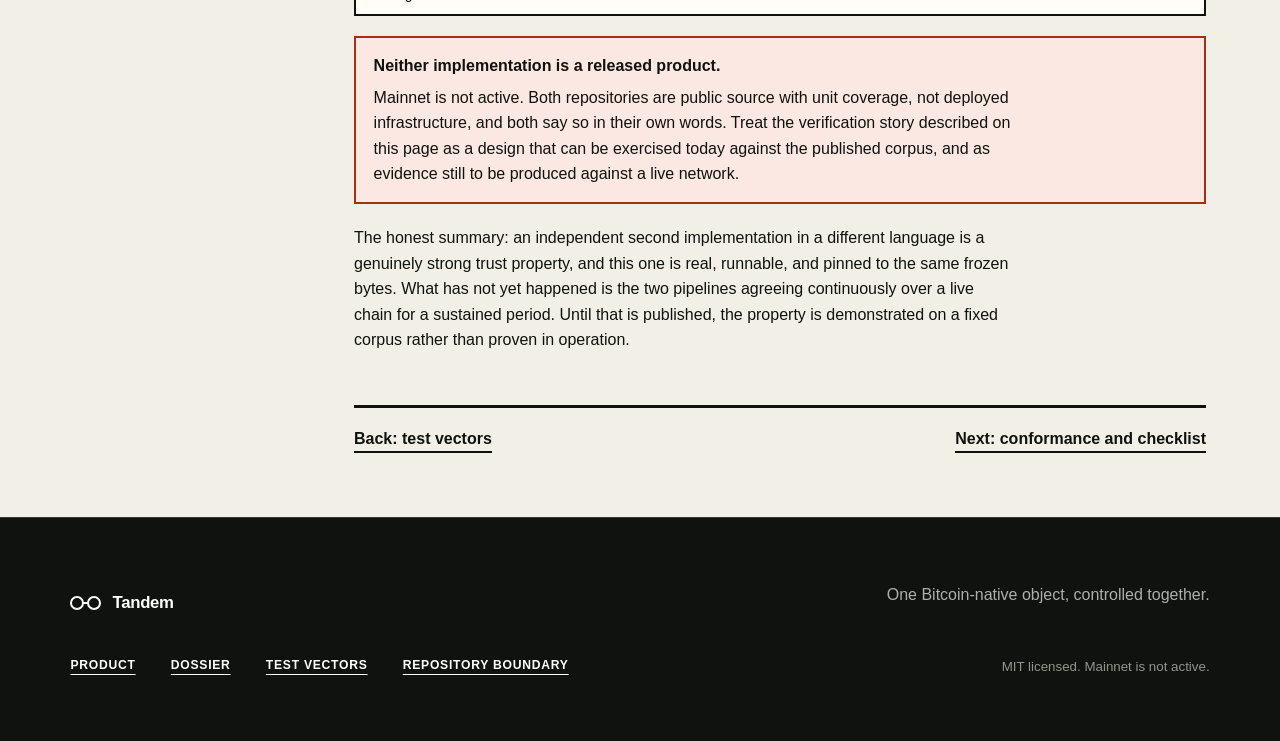
<file: docs/verifier.html>
<!doctype html>
<html lang="en">
  <head>
    <meta charset="utf-8">
    <meta name="viewport" content="width=device-width, initial-scale=1">
    <meta
      name="description"
      content="Tandem is implemented twice in two languages that share no code. This page explains what the independent Rust verifier checks, how to run it against the published vectors, and the exact limits of what agreement proves."
    >
    <meta name="theme-color" content="#10120f">
    <meta
      http-equiv="Content-Security-Policy"
      content="default-src 'self'; script-src 'self'; style-src 'self'; img-src 'self' data:; connect-src 'none'; object-src 'none'; base-uri 'self'; form-action 'self'"
    >
    <meta property="og:type" content="website">
    <meta property="og:title" content="The independent Tandem verifier">
    <meta property="og:description" content="A second implementation in a different language, sharing only frozen bytes. What it proves, what it cannot prove, and how to run it yourself.">
    <title>The independent Tandem verifier</title>
    <link rel="stylesheet" href="../assets/site.css">
    <link rel="stylesheet" href="../assets/dossier.css">
  </head>
  <body class="dossier">
    <a class="skip-link" href="#dossier-main">Skip to the page</a>

    <header class="site-header">
      <a class="wordmark" href="../index.html#top" aria-label="Tandem home">
        <span class="wordmark-mark" aria-hidden="true"><i></i><i></i></span>
        <span>Tandem</span>
      </a>
      <nav class="site-nav" aria-label="Dossier shortcuts">
        <a href="protocol.html">Overview</a>
        <a href="specification.html">Specification</a>
        <a href="vectors.html">Vectors</a>
        <a href="conformance.html">Conformance</a>
      </nav>
      <a class="header-link" href="https://github.com/bitcoinuniverseio/tandem-verifier-rs">Verifier repository</a>
    </header>

    <div class="dossier-hero">
      <p class="eyebrow">The trust property</p>
      <h1>Two implementations,<br><em>no shared code.</em></h1>
      <p class="dossier-lede">
        The strongest claim a deterministic protocol can make is that someone who does not trust its
        author can rebuild it and get the same answer. Tandem is implemented twice: once in
        TypeScript and once in Rust. The Rust implementation refuses to import the TypeScript one.
        The only thing they share is a short list of frozen files, pinned by digest.
      </p>
      <p class="dossier-status"><i aria-hidden="true"></i> Protocol finalized. Mainnet is not active.</p>
    </div>

    <div class="dossier-shell">
      <aside class="dossier-side">
        <nav aria-label="Verifier sections">
          <p>On this page</p>
          <a href="#why">Why two implementations</a>
          <a href="#lock">The shared surface</a>
          <a href="#covers">What it verifies</a>
          <a href="#run">Run it yourself</a>
          <a href="#fuzz">Fuzzing and properties</a>
          <a href="#proves">What agreement proves</a>
          <a href="#limits">What it does not prove</a>
          <hr>
          <p>Dossier</p>
          <a href="protocol.html">Overview</a>
          <a href="specification.html">Normative specification</a>
          <a href="guide.html">Guide and worked examples</a>
          <a href="pair-check.html">Pair check tool</a>
          <a href="indexing.html">Indexer semantics</a>
          <a href="schemas.html">JSON Schema reference</a>
          <a href="vectors.html">Test vectors</a>
          <a href="conformance.html">Conformance and checklist</a>
          <a href="considerations.html">Security, limits, changelog</a>
        </nav>
      </aside>

      <main class="dossier-main" id="dossier-main">
        <section id="why" aria-labelledby="why-title">
          <h2 id="why-title">Why two implementations</h2>
          <p class="lede">
            A metaprotocol is not enforced by Bitcoin consensus. Bitcoin will happily confirm a
            transaction that Tandem considers invalid. Everything above the script layer is decided
            by parsers, which means a single parser is a single point of failure with no external
            check on it.
          </p>

          <p>
            The usual mitigation is to publish a specification and hope. Tandem goes further: the
            specification's own invariant 12 requires that independent implementations produce
            identical events, reason codes, state, counters, and all three roots at every height,
            given the same binding and the same blocks. That is a testable claim, and the second
            implementation exists to test it.
          </p>

          <div class="pair-band">
            <div>
              <h4><span class="side-tag a">PIPELINE A</span></h4>
              <p>
                <a href="https://github.com/bitcoinuniverseio/index-tandem">index-tandem</a>.
                TypeScript, NestJS, MySQL. Consumes ordered blocks from Bitcoin Core, records
                protocol observations, and exposes query and agreement surfaces over HTTP with a
                published OpenAPI contract.
              </p>
            </div>
            <div>
              <h4><span class="side-tag b">PIPELINE B</span></h4>
              <p>
                <a href="https://github.com/bitcoinuniverseio/tandem-verifier-rs">tandem-verifier-rs</a>.
                Rust, PostgreSQL. Reimplements the marker parser, the reducer, and the roots. Its
                README states plainly that it does not import, execute, or depend on the TypeScript
                parser or indexer.
              </p>
            </div>
          </div>

          <p>
            Different language, different runtime, different database, different developer
            assumptions. A bug that survives both is far more likely to be a specification problem
            than an implementation slip, which is exactly the class of problem you want surfaced
            before a network is live.
          </p>
        </section>

        <section id="lock" aria-labelledby="lock-title">
          <h2 id="lock-title">The shared surface, pinned by digest</h2>
          <p>
            The two implementations do share something, and being precise about what is the whole
            point. The Rust repository carries a lock file listing every shared artifact and its
            SHA256. Nothing else crosses the boundary.
          </p>

          <div class="scroll-x">
            <table class="tbl">
              <caption>The six pinned inputs, and where each is published in this repository</caption>
              <thead><tr><th>Artifact</th><th>Pinned digest</th></tr></thead>
              <tbody>
                <tr><td><a href="../tandem.md">tandem.md</a></td><td><code>caa77ce0122c0b833fc5f099191b54280b0481be325bdc98f2b48b0b905b923f</code></td></tr>
                <tr><td><a href="../schemas/agreement-envelope.schema.json">schemas/agreement-envelope.schema.json</a></td><td><code>1d5493758b1cc358b02491b675b9e7cb64c51fe3ce2e3f0cde9669882717faa1</code></td></tr>
                <tr><td><a href="../schemas/chapter.schema.json">schemas/chapter.schema.json</a></td><td><code>9fa613d576b2aeb95b52140c89180f05f65ecd7f4266797f41a1e685610dfc17</code></td></tr>
                <tr><td><a href="../schemas/close.schema.json">schemas/close.schema.json</a></td><td><code>e6645b4ec1eeb44996a37847d4318168959a905fb334b48f4f3298cc6340bc59</code></td></tr>
                <tr><td><a href="../vectors/generated/manifest.json">vectors/generated/manifest.json</a></td><td><code>d443d9b6e178b95b707620593e471b2146c2747be0f7789dc06f54ce133c33ac</code></td></tr>
                <tr><td><a href="../vectors/generated/golden.json">vectors/generated/golden.json</a></td><td><code>fc4bee2c20fe94a66a9849f1dc3d73bc407179474e936de29eddef85dcfb5856</code></td></tr>
              </tbody>
            </table>
          </div>

          <p>
            Every one of those six digests matches the values this repository's own verifier pins in
            <a href="../scripts/verify-public.mjs">scripts/verify-public.mjs</a>. Two independently
            maintained lists of hashes agreeing is a small thing, but it is the kind of small thing
            that stops a silent artifact swap.
          </p>

          <p>
            Note what is <em>not</em> pinned. The vector root from
            <a href="vectors.html#files">the manifest</a> is deliberately absent from the lock. The
            Rust verifier recomputes it from the fixture digest instead of trusting the published
            value, so an incorrect root would be caught rather than copied. The lock also refuses
            any path that is absolute or contains a parent-directory component, so a tampered lock
            cannot be used to read files outside the protocol directory it is pointed at.
          </p>
        </section>

        <section id="covers" aria-labelledby="covers-title">
          <h2 id="covers-title">What the Rust implementation verifies</h2>

          <div class="scroll-x">
            <table class="tbl">
              <caption>Capabilities and where they live</caption>
              <thead><tr><th>Capability</th><th>Implemented in</th></tr></thead>
              <tbody>
                <tr><td>Marker candidate detection and strict push encoding</td><td><code>tandem-core</code>, marker module</td></tr>
                <tr><td>Payload grammar and per-opcode exact lengths</td><td><code>tandem-core</code>, marker and types modules</td></tr>
                <tr><td>The stable reason enumeration with explicit numeric values</td><td><code>tandem-core</code>, types module</td></tr>
                <tr><td>Rejection precedence, including the dispatch order in rule INV-1</td><td><code>tandem-core</code>, reducer module</td></tr>
                <tr><td>The state machine, block application, and block disconnection</td><td><code>tandem-core</code>, reducer module</td></tr>
                <tr><td>Event leaf hashing and the event Merkle root</td><td><code>tandem-core</code>, roots module</td></tr>
                <tr><td>Object-state leaf hashing and the object Merkle root</td><td><code>tandem-core</code>, roots module</td></tr>
                <tr><td>The chained block root and the pre-INIT state root</td><td><code>tandem-core</code> and the CLI</td></tr>
                <tr><td>Namespace, protocol identifier, and object key derivation</td><td><code>tandem-core</code>, types module</td></tr>
                <tr><td>Carrier witness script and P2WSH derivation</td><td><code>tandem-core</code>, types module</td></tr>
                <tr><td>SegWit v0 signature verification for P2WPKH and the 2-of-2 carrier</td><td>The service crate, at its own Bitcoin Core boundary</td></tr>
                <tr><td>Agreement tuple JCS normalization and Ed25519 signing</td><td>The service crate, signer module</td></tr>
              </tbody>
            </table>
          </div>

          <div class="note warn">
            <strong>The core library does not verify signatures, and says so.</strong>
            <p>
              <code>tandem-core</code> is deliberately free of any database, HTTP, or network
              dependency. Callers supply resolved transaction inputs including exact prevout data
              <em>and the result of independent signature verification</em>. The reducer reads that
              result as a boolean and maps a false value to
              <code>BAD_SIGNATURE_OR_SIGHASH</code>. Signatures are actually computed in the service
              crate, which verifies them against real chain data at its own Bitcoin Core boundary.
            </p>
            <p>
              The practical consequence: a replay run through the CLI trusts the signature flag in
              the replay file it is given. It proves the parser, reducer, and roots agree. It does
              not, on its own, prove anything about signatures.
            </p>
          </div>
        </section>

        <section id="run" aria-labelledby="run-title">
          <h2 id="run-title">Run it yourself</h2>
          <p class="lede">
            This is the part that matters. You do not need our infrastructure, our database, or our
            permission. You need a Rust toolchain and a checkout of two public repositories.
          </p>

          <p>
            The verifier pins Rust 1.97.1 with a toolchain file, uses edition 2024, forbids unsafe
            code, and denies both the <code>all</code> and <code>pedantic</code> clippy groups. Its
            three crates are at version 0.1.0 and are not published to crates.io, so build from
            source.
          </p>

          <div class="code">
            <span class="code-label">Verify the frozen inputs against this repository</span>
            <pre><code>cargo run -p tandem-cli -- verify-inputs \
  --lock protocol-inputs.lock.json \
  --protocol-root ../tandem</code></pre>
          </div>

          <p>
            This reads every artifact named in the lock from your checkout of <em>this</em>
            repository and compares its digest. If someone has altered the specification, a schema,
            or the corpus, this is where it shows up.
          </p>

          <div class="code">
            <span class="code-label">Verify the golden corpus independently</span>
            <pre><code>cargo run -p tandem-cli -- verify-vectors \
  --manifest ../tandem/vectors/generated/manifest.json \
  --spec ../tandem/tandem.md</code></pre>
          </div>

          <p>
            This one does the real work. It checks the manifest's schema identifier, confirms it
            names <code>tandem.md</code> and <code>golden.json</code>, recomputes the specification
            digest and the fixture digest, derives the vector root and requires it to equal the
            published one, confirms the fixture's own schema identifier, and confirms the
            specification digest recorded inside the fixture matches the one it just computed.
          </p>

          <div class="code">
            <span class="code-label">Replay resolved blocks through the independent reducer</span>
            <pre><code>cargo run -p tandem-cli -- replay --input replay.json</code></pre>
          </div>

          <p>
            A replay file supplies a binding, a list of block views, and optionally an array of
            expected roots per height. The CLI applies each block through the Rust reducer and fails
            with a root mismatch at the first height that diverges, which makes it a usable
            differential driver against any other implementation that can emit the same block views.
          </p>

          <p>
            The verifier's own recorded verification run reports the same three roots this
            repository publishes: event root
            <code>475b25d2&hellip;fae046ce</code>, object-state root
            <code>67ec64ab&hellip;7e110d79</code>, and chained root
            <code>c54cd3c6&hellip;6322e260</code>. Those are the values on
            <a href="vectors.html#roots">the vectors page</a>, arrived at by different code.
          </p>

          <div class="code">
            <span class="code-label">Build and test the whole workspace</span>
            <pre><code>cargo fmt --all -- --check
cargo clippy --workspace --all-targets --all-features -- -D warnings
cargo test --workspace --all-features
cargo build --workspace --release --locked</code></pre>
          </div>
        </section>

        <section id="fuzz" aria-labelledby="fuzz-title">
          <h2 id="fuzz-title">Fuzzing and property tests</h2>
          <p>
            The verifier carries two <code>cargo-fuzz</code> targets, kept in their own workspace so
            they never enter a release build.
          </p>
          <ul>
            <li>
              <strong>Marker target.</strong> Feeds arbitrary bytes to the candidate detector and,
              on a hit, to the parser. The property is that arbitrary script bytes, including
              malformed push lengths, truncation, trailing data, and non-minimal encodings, always
              produce a reason rather than a panic.
            </li>
            <li>
              <strong>Replay target.</strong> Deserializes arbitrary block views against a fixed
              regtest binding and drives the reducer over the first 32 blocks. The property is that
              adversarial but type-valid input produces errors, never aborts.
            </li>
          </ul>
          <p>
            Alongside them are property tests asserting that marker detection and parsing never
            panic, that any successfully parsed marker has a payload length in the range 7 to 80 and
            exactly the declared length for a defined opcode, that distinct CREATE transaction
            identifiers yield distinct object keys, and that the exact payload lengths match the
            specification.
          </p>
          <div class="note">
            <strong>Targets exist, a campaign has not been recorded.</strong>
            <p>
              The verifier's own verification record explicitly disclaims a timed fuzz campaign. The
              harness is present and runnable; published evidence of a sustained run is not. Do not
              read the presence of fuzz targets as a claim about fuzzing coverage.
            </p>
          </div>
        </section>

        <section id="proves" aria-labelledby="proves-title">
          <h2 id="proves-title">What agreement actually proves</h2>
          <p class="lede">
            Independent agreement is a strong property and a narrow one. Being precise about its
            edges is what makes it worth anything.
          </p>

          <p>
            The design is a comparison of signed outputs, not a differential test rig. Neither
            pipeline reads the other's output. Each processes the same height independently and
            signs a tuple. Agreement means the two signed tuples match on the nine semantic fields.
            When they do, you know:
          </p>

          <ul>
            <li>Two codebases, written in different languages, independently derived the same event set for that height.</li>
            <li>They agree on every object's status, sequence, key pair, carrier, and chapter count, because those all feed the object-state root.</li>
            <li>They agree on the whole history up to that height, because the chained root incorporates every previous block's root.</li>
            <li>A parser bug that changes any classification, any reason code, or any ordering would have to exist identically in both, which is unlikely for genuinely independent work.</li>
          </ul>

          <p>
            That is a meaningful reduction in the risk that one parser silently presents incorrect
            state. It is the property the whole two-pipeline arrangement exists to produce, and it is
            worth building for.
          </p>

          <h3>How to respond to a disagreement</h3>
          <p>
            Fail closed. Do not present state for the disputed height and do not allow a
            state-changing construction against it. Then compare in a fixed order: event root,
            object-state root, counters, chained root. The first difference localizes the problem.
            All three components matching while the chained root differs points at the chaining
            input rather than at this block. Do not designate either pipeline as correct on the
            basis of ownership or release order.
          </p>
        </section>

        <section id="limits" aria-labelledby="limits-title">
          <h2 id="limits-title">What it does not prove</h2>

          <div class="scroll-x">
            <table class="tbl">
              <caption>Limits of the independent verification story, stated plainly</caption>
              <thead><tr><th>Not proven</th><th>Why</th></tr></thead>
              <tbody>
                <tr>
                  <td>That the specification is correct</td>
                  <td>Both implementations follow the same document. A specification error is reproduced faithfully by both, and agreement will not surface it. The <a href="specification.html#errata">errata</a> is an example of a discrepancy caught by measurement rather than by agreement.</td>
                </tr>
                <tr>
                  <td>That either pipeline is honest at runtime</td>
                  <td>A signed tuple proves what a key holder asserted, not that the software behind it behaved. Provenance fields identify a build; they do not attest that the build ran.</td>
                </tr>
                <tr>
                  <td>That the two pipelines have ever agreed on a real chain</td>
                  <td>The verifier's own launch gate for pipeline agreement is recorded as not performed. What exists today is a shared golden corpus that both can process, and a recorded local verification run.</td>
                </tr>
                <tr>
                  <td>That the Rust verifier is production ready</td>
                  <td>Its own gate list records the great majority of gates as not completed, not exercised, or not granted. Its documentation disclaims live Bitcoin Core, live database, and live message-queue exercise, plus regtest and signet transcripts, a key ceremony, and mainnet authority.</td>
                </tr>
                <tr>
                  <td>That signatures are correct in a CLI replay</td>
                  <td>The core library takes signature validity as an input. Only the service crate computes it from real chain data.</td>
                </tr>
                <tr>
                  <td>That your own key management is sound</td>
                  <td>Nothing in this arrangement protects a lost key, a coerced signature, or a compromised signing device.</td>
                </tr>
              </tbody>
            </table>
          </div>

          <div class="note warn">
            <strong>Neither implementation is a released product.</strong>
            <p>
              Mainnet is not active. Both repositories are public source with unit coverage, not
              deployed infrastructure, and both say so in their own words. Treat the verification
              story described on this page as a design that can be exercised today against the
              published corpus, and as evidence still to be produced against a live network.
            </p>
          </div>

          <p>
            The honest summary: an independent second implementation in a different language is a
            genuinely strong trust property, and this one is real, runnable, and pinned to the same
            frozen bytes. What has not yet happened is the two pipelines agreeing continuously over
            a live chain for a sustained period. Until that is published, the property is
            demonstrated on a fixed corpus rather than proven in operation.
          </p>
        </section>

        <nav class="page-nav" aria-label="Dossier pagination">
          <a href="vectors.html">Back: test vectors</a>
          <a href="conformance.html">Next: conformance and checklist</a>
        </nav>
      </main>
    </div>

    <footer class="site-footer docs-footer">
      <div class="wordmark footer-wordmark">
        <span class="wordmark-mark" aria-hidden="true"><i></i><i></i></span>
        <span>Tandem</span>
      </div>
      <p>One Bitcoin-native object, controlled together.</p>
      <nav aria-label="Footer navigation">
        <a href="../index.html">Product</a>
        <a href="protocol.html">Dossier</a>
        <a href="vectors.html">Test vectors</a>
        <a href="../REPOSITORY_BOUNDARY.md">Repository boundary</a>
      </nav>
      <small>MIT licensed. Mainnet is not active.</small>
    </footer>
  </body>
</html>
</file>
<file: assets/site.css>
:root {
  color-scheme: light;
  --ink: #10120f;
  --ink-soft: #23251f;
  --paper: #f2efe6;
  --paper-bright: #fffdf6;
  --line: #c8c4b8;
  --signal: #ff4f2e;
  --signal-dark: #b72a13;
  --acid: #d9ff4a;
  --blue: #85a7ff;
  --muted: #696b62;
  --white: #ffffff;
  --display: Georgia, "Times New Roman", serif;
  --body: Inter, ui-sans-serif, -apple-system, BlinkMacSystemFont, "Segoe UI", sans-serif;
  --mono: "SFMono-Regular", Consolas, "Liberation Mono", monospace;
  --max: 1440px;
}

*,
*::before,
*::after {
  box-sizing: border-box;
}

html {
  scroll-behavior: smooth;
}

body {
  margin: 0;
  background: var(--paper);
  color: var(--ink);
  font-family: var(--body);
  font-size: 16px;
  line-height: 1.6;
  text-rendering: optimizeLegibility;
}

body,
button,
a {
  -webkit-font-smoothing: antialiased;
}

a {
  color: inherit;
}

button,
input,
textarea,
select {
  font: inherit;
}

img,
svg {
  display: block;
  max-width: 100%;
}

h1,
h2,
h3,
p {
  margin-top: 0;
}

.skip-link {
  position: fixed;
  top: 0.75rem;
  left: 0.75rem;
  z-index: 100;
  padding: 0.7rem 1rem;
  background: var(--acid);
  color: var(--ink);
  font-weight: 800;
  transform: translateY(-160%);
}

.skip-link:focus {
  transform: translateY(0);
}

:focus-visible {
  outline: 3px solid var(--ink);
  outline-offset: 3px;
  box-shadow: 0 0 0 6px var(--white);
}

:where(section, main)[id] {
  scroll-margin-top: 96px;
}

.site-header {
  position: sticky;
  top: 0;
  z-index: 50;
  display: grid;
  grid-template-columns: minmax(10rem, 1fr) auto minmax(10rem, 1fr);
  align-items: center;
  min-height: 76px;
  padding: 0 3vw;
  border-bottom: 1px solid rgba(255, 255, 255, 0.18);
  background: rgba(16, 18, 15, 0.96);
  color: var(--white);
}

.wordmark {
  display: inline-flex;
  align-items: center;
  gap: 0.7rem;
  width: fit-content;
  color: inherit;
  font-size: 1.05rem;
  font-weight: 850;
  letter-spacing: -0.02em;
  text-decoration: none;
}

.wordmark-mark {
  position: relative;
  display: inline-flex;
  align-items: center;
  width: 31px;
  height: 16px;
}

.wordmark-mark::after {
  position: absolute;
  left: 8px;
  right: 8px;
  height: 2px;
  background: currentColor;
  content: "";
}

.wordmark-mark i {
  z-index: 1;
  width: 14px;
  height: 14px;
  border: 2px solid currentColor;
  border-radius: 50%;
  background: var(--ink);
}

.wordmark-mark i + i {
  margin-left: 3px;
}

.site-nav {
  display: flex;
  align-items: center;
  gap: clamp(1rem, 2.8vw, 3rem);
  font-size: 0.74rem;
  font-weight: 750;
  letter-spacing: 0.08em;
  text-transform: uppercase;
}

.site-nav a,
.header-link,
.site-footer a {
  text-decoration-thickness: 1px;
  text-underline-offset: 0.32rem;
}

.site-nav a {
  text-decoration: none;
}

.site-nav a:hover,
.site-nav a:focus-visible {
  text-decoration: underline;
}

.header-link {
  justify-self: end;
  padding: 0.55rem 0;
  color: var(--acid);
  font-size: 0.78rem;
  font-weight: 850;
  letter-spacing: 0.08em;
  text-transform: uppercase;
}

.hero {
  position: relative;
  display: grid;
  grid-template-columns: minmax(0, 1.32fr) minmax(320px, 0.68fr);
  min-height: calc(100vh - 76px);
  overflow: hidden;
  background: var(--ink);
  color: var(--white);
}

.hero-grid {
  position: absolute;
  inset: 0;
  pointer-events: none;
}

.hero-grid::before,
.hero-grid::after {
  position: absolute;
  content: "";
}

.hero-grid::before {
  top: 9%;
  right: 8%;
  width: min(22vw, 320px);
  aspect-ratio: 1;
  border: 1px solid rgba(255, 255, 255, 0.16);
  border-radius: 50%;
}

.hero-grid::after {
  right: 0;
  bottom: 0;
  width: 31vw;
  height: 12px;
  background: var(--signal);
}

.hero-grid span {
  position: absolute;
  border: 1px solid rgba(255, 255, 255, 0.08);
}

.hero-grid span:nth-child(1) {
  top: 0;
  left: 57%;
  width: 1px;
  height: 100%;
}

.hero-grid span:nth-child(2) {
  top: 68%;
  left: 0;
  width: 100%;
  height: 1px;
}

.hero-grid span:nth-child(3) {
  top: 10%;
  right: 5%;
  width: 74px;
  height: 74px;
  border-color: var(--acid);
  transform: rotate(45deg);
}

.hero-grid span:nth-child(4) {
  right: 35%;
  bottom: 9%;
  width: 120px;
  height: 24px;
  border-color: var(--blue);
}

.hero-copy {
  z-index: 1;
  align-self: center;
  max-width: 940px;
  padding: clamp(5rem, 10vw, 9rem) clamp(2rem, 7vw, 8rem) 9rem;
}

.eyebrow,
.object-kicker,
.section-label,
.state-operation,
.case p,
.readiness-status {
  font-size: 0.72rem;
  font-weight: 850;
  letter-spacing: 0.15em;
  text-transform: uppercase;
}

.eyebrow {
  margin-bottom: 2.2rem;
  color: var(--acid);
}

.hero h1 {
  max-width: 920px;
  margin-bottom: 2.2rem;
  font-family: var(--display);
  font-size: clamp(4.2rem, 8.4vw, 9rem);
  font-weight: 400;
  letter-spacing: -0.075em;
  line-height: 0.8;
}

.hero h1 em,
.manifesto h2 em,
.journey h2 em,
.truth h2 em,
.closing h2 em {
  color: var(--signal);
  font-weight: 400;
}

.hero-lede {
  max-width: 680px;
  margin-bottom: 2.3rem;
  color: #deded5;
  font-size: clamp(1.05rem, 1.35vw, 1.25rem);
  line-height: 1.65;
}

.hero-actions,
.builder-actions,
.closing-actions {
  display: flex;
  flex-wrap: wrap;
  align-items: center;
  gap: 0.9rem;
}

.button {
  display: inline-flex;
  align-items: center;
  justify-content: center;
  min-height: 50px;
  padding: 0.85rem 1.3rem;
  border: 1px solid currentColor;
  font-size: 0.76rem;
  font-weight: 850;
  letter-spacing: 0.08em;
  line-height: 1;
  text-decoration: none;
  text-transform: uppercase;
  transition: background-color 160ms ease, color 160ms ease, transform 160ms ease;
}

.button:hover {
  transform: translateY(-2px);
}

.button-primary {
  border-color: var(--signal);
  background: var(--signal);
  color: var(--ink);
}

.button-primary:hover {
  border-color: var(--acid);
  background: var(--acid);
}

.button-secondary {
  border-color: #686a64;
  color: var(--white);
}

.button-secondary:hover {
  border-color: var(--white);
  background: var(--white);
  color: var(--ink);
}

.button-ink {
  background: var(--ink);
  color: var(--white);
}

.button-ink:hover {
  background: var(--signal);
  color: var(--ink);
}

.readiness-line {
  display: flex;
  align-items: center;
  gap: 0.7rem;
  margin: 2rem 0 0;
  color: #b6b8ae;
  font-family: var(--mono);
  font-size: 0.74rem;
  letter-spacing: 0.02em;
}

.readiness-line span,
.signal-dot {
  width: 8px;
  height: 8px;
  border-radius: 50%;
  background: var(--signal);
  box-shadow: 0 0 0 5px rgba(255, 79, 46, 0.13);
}

.hero-object {
  z-index: 1;
  align-self: center;
  margin: 4rem clamp(2rem, 5vw, 5rem) 8rem 0;
  padding: clamp(1.8rem, 3vw, 3rem);
  border: 1px solid rgba(255, 255, 255, 0.25);
  background: #171a16;
}

.object-kicker {
  margin-bottom: 4rem;
  color: #989b90;
}

.object-pair {
  display: grid;
  grid-template-columns: 38px 1fr 62px 1fr 38px;
  align-items: center;
  margin: 3rem 0 4.5rem;
}

.pair-node,
.pair-core {
  display: block;
  aspect-ratio: 1;
  border: 2px solid var(--white);
  border-radius: 50%;
}

.pair-node {
  background: var(--ink);
}

.pair-core {
  position: relative;
  border: 0;
  background: var(--signal);
}

.pair-core::before,
.pair-core::after {
  position: absolute;
  inset: 50% auto auto 50%;
  width: 22px;
  height: 2px;
  background: var(--ink);
  content: "";
  transform: translate(-50%, -50%);
}

.pair-core::after {
  transform: translate(-50%, -50%) rotate(90deg);
}

.pair-link {
  height: 2px;
  background: var(--white);
}

.object-facts {
  margin: 0;
}

.object-facts div {
  display: flex;
  justify-content: space-between;
  gap: 2rem;
  padding: 0.9rem 0;
  border-top: 1px solid rgba(255, 255, 255, 0.16);
}

.object-facts dt {
  color: #8c8e86;
}

.object-facts dd {
  margin: 0;
  font-weight: 750;
}

.hero-metrics {
  position: absolute;
  z-index: 2;
  right: 0;
  bottom: 0;
  left: 0;
  display: grid;
  grid-template-columns: repeat(3, 1fr);
  width: 57%;
  border-top: 1px solid rgba(255, 255, 255, 0.17);
  background: var(--ink);
}

.hero-metrics div {
  display: flex;
  align-items: baseline;
  gap: 0.8rem;
  padding: 1.4rem clamp(1.2rem, 3vw, 3rem);
  border-right: 1px solid rgba(255, 255, 255, 0.17);
}

.hero-metrics strong {
  font-family: var(--display);
  font-size: 2.4rem;
  font-weight: 400;
}

.hero-metrics span {
  color: #a9aba2;
  font-size: 0.72rem;
  letter-spacing: 0.08em;
  text-transform: uppercase;
}

.section {
  max-width: var(--max);
  margin: 0 auto;
  padding: clamp(5rem, 10vw, 10rem) clamp(1.4rem, 5.5vw, 6rem);
}

.section-label {
  display: flex;
  align-items: center;
  gap: 0.8rem;
  margin-bottom: clamp(3rem, 6vw, 6rem);
  color: var(--muted);
}

.section-label span {
  color: var(--signal-dark);
  font-family: var(--mono);
}

.section-label::after {
  width: min(12vw, 140px);
  height: 1px;
  background: var(--line);
  content: "";
}

.manifesto-copy {
  display: grid;
  grid-template-columns: minmax(0, 1.25fr) minmax(260px, 0.55fr);
  gap: clamp(3rem, 8vw, 9rem);
  align-items: end;
}

.manifesto h2,
.journey h2,
.truth h2,
.builders h2,
.closing h2 {
  margin-bottom: 0;
  font-family: var(--display);
  font-size: clamp(3rem, 6vw, 6.7rem);
  font-weight: 400;
  letter-spacing: -0.055em;
  line-height: 0.96;
}

.manifesto-copy > p {
  margin-bottom: 0.5rem;
  color: var(--muted);
  font-size: 1.08rem;
}

.principles {
  display: grid;
  grid-template-columns: repeat(3, 1fr);
  margin-top: clamp(5rem, 10vw, 9rem);
  border-top: 1px solid var(--line);
  border-left: 1px solid var(--line);
}

.principles article {
  min-height: 300px;
  padding: 1.6rem;
  border-right: 1px solid var(--line);
  border-bottom: 1px solid var(--line);
}

.principle-number {
  display: flex;
  align-items: center;
  justify-content: center;
  width: 42px;
  height: 42px;
  margin-bottom: 5rem;
  border: 1px solid var(--ink);
  border-radius: 50%;
  font-family: var(--mono);
  font-size: 0.75rem;
}

.principles h3 {
  margin-bottom: 1rem;
  font-family: var(--display);
  font-size: 1.7rem;
  font-weight: 400;
}

.principles p {
  max-width: 30ch;
  margin-bottom: 0;
  color: var(--muted);
}

.section-dark {
  max-width: none;
  background: var(--ink);
  color: var(--white);
}

.section-dark > * {
  width: min(100%, calc(var(--max) - 11vw));
  margin-right: auto;
  margin-left: auto;
}

.section-label-light {
  color: #85887e;
}

.section-label-light::after {
  background: #3c3f38;
}

.journey-intro {
  display: grid;
  grid-template-columns: minmax(0, 1fr) minmax(270px, 0.42fr);
  gap: clamp(3rem, 10vw, 10rem);
  align-items: end;
}

.journey-intro p {
  margin-bottom: 0.3rem;
  color: #afb1a8;
}

.journey-app {
  margin-top: clamp(4rem, 8vw, 8rem);
  border: 1px solid #3c3f38;
}

.journey-tabs {
  display: grid;
  grid-template-columns: repeat(5, 1fr);
  border-bottom: 1px solid #3c3f38;
}

.journey-tabs button {
  min-height: 72px;
  padding: 1rem;
  border: 0;
  border-right: 1px solid #3c3f38;
  background: transparent;
  color: #aeb0a7;
  cursor: pointer;
  font-size: 0.76rem;
  font-weight: 750;
  text-align: left;
  text-transform: uppercase;
  transition: background-color 150ms ease, color 150ms ease;
}

.journey-tabs button:last-child {
  border-right: 0;
}

.journey-tabs button span {
  display: block;
  margin-bottom: 0.35rem;
  color: #92958a;
  font-family: var(--mono);
  font-size: 0.65rem;
}

.journey-tabs button[aria-selected="true"] {
  background: var(--acid);
  color: var(--ink);
}

.journey-tabs button[aria-selected="true"] span {
  color: #4d5a14;
}

.journey-panel {
  display: grid;
  grid-template-columns: minmax(0, 1.1fr) minmax(320px, 0.7fr);
  min-height: 540px;
}

.state-visual {
  display: grid;
  grid-template-columns: 92px 1fr 180px 1fr 92px;
  align-items: center;
  padding: clamp(2rem, 5vw, 5rem);
  border-right: 1px solid #3c3f38;
  background: #151813;
}

.state-key,
.state-core {
  display: flex;
  align-items: center;
  justify-content: center;
  aspect-ratio: 1;
  border-radius: 50%;
}

.state-key {
  border: 1px solid #83867c;
  color: #c9cbc1;
}

.state-key span {
  font-family: var(--mono);
  font-size: 0.66rem;
}

.state-track {
  height: 1px;
  background: #83867c;
  transform-origin: center;
  transition: transform 300ms ease, background-color 300ms ease;
}

.state-core {
  flex-direction: column;
  gap: 0.6rem;
  border: 2px solid var(--signal);
  background: #1d201a;
  box-shadow: 0 0 0 16px rgba(255, 79, 46, 0.07);
  transition: border-radius 300ms ease, border-color 300ms ease, background-color 300ms ease;
}

.state-core strong {
  font-size: 1.1rem;
  letter-spacing: 0.08em;
}

.state-sequence {
  color: #9a9d92;
  font-family: var(--mono);
  font-size: 0.64rem;
}

[data-active-stage="mark"] .state-core {
  border-color: var(--blue);
  box-shadow: 0 0 0 16px rgba(133, 167, 255, 0.07);
}

[data-active-stage="rotate"] .state-key {
  border-color: var(--acid);
  background: rgba(217, 255, 74, 0.08);
}

[data-active-stage="rotate"] .state-core {
  border-color: var(--acid);
  box-shadow: 0 0 0 16px rgba(217, 255, 74, 0.07);
}

[data-active-stage="close"] .state-track,
[data-active-stage="recover"] .state-track {
  transform: scaleX(0.35);
}

[data-active-stage="close"] .state-key,
[data-active-stage="recover"] .state-key {
  border-color: #55584f;
  color: #70736a;
}

[data-active-stage="close"] .state-core {
  border-radius: 0;
  border-color: var(--signal);
  background: var(--signal);
  color: var(--ink);
  box-shadow: none;
}

[data-active-stage="close"] .state-sequence {
  color: #3e160e;
}

[data-active-stage="recover"] .state-core {
  border-radius: 0;
  border-color: var(--blue);
  box-shadow: none;
  transform: rotate(45deg);
}

[data-active-stage="recover"] .state-core > * {
  transform: rotate(-45deg);
}

.state-copy {
  align-self: stretch;
  padding: clamp(2rem, 4vw, 4.5rem);
}

.state-operation {
  margin-bottom: 1.4rem;
  color: var(--signal);
}

.state-copy h3 {
  margin-bottom: 1.5rem;
  font-family: var(--display);
  font-size: clamp(2rem, 3.4vw, 3.4rem);
  font-weight: 400;
  letter-spacing: -0.04em;
  line-height: 1;
}

.state-copy > p:not(.state-operation) {
  color: #b9bbb2;
}

.state-copy dl {
  margin: 3rem 0 0;
}

.state-copy dl div {
  display: grid;
  grid-template-columns: 5rem 1fr;
  gap: 1rem;
  padding: 0.85rem 0;
  border-top: 1px solid #3c3f38;
}

.state-copy dt {
  color: #92958a;
  font-size: 0.72rem;
  text-transform: uppercase;
}

.state-copy dd {
  margin: 0;
  font-size: 0.88rem;
}

.use-heading {
  display: grid;
  grid-template-columns: minmax(0, 1fr) auto;
  gap: 2rem;
  align-items: end;
  margin-bottom: clamp(3rem, 6vw, 6rem);
}

.use-heading h2 {
  max-width: 900px;
  margin-bottom: 0;
  font-family: var(--display);
  font-size: clamp(3rem, 5.5vw, 6rem);
  font-weight: 400;
  letter-spacing: -0.055em;
  line-height: 0.96;
}

.use-heading a,
.text-link,
.readiness-copy a {
  font-size: 0.75rem;
  font-weight: 850;
  letter-spacing: 0.08em;
  text-underline-offset: 0.35rem;
  text-transform: uppercase;
}

.case-grid {
  display: grid;
  grid-template-columns: 1.15fr 0.85fr;
  grid-template-rows: repeat(2, minmax(270px, auto));
  border-top: 1px solid var(--ink);
  border-left: 1px solid var(--ink);
}

.case {
  display: flex;
  flex-direction: column;
  min-height: 280px;
  padding: clamp(1.5rem, 3vw, 3rem);
  border-right: 1px solid var(--ink);
  border-bottom: 1px solid var(--ink);
}

.case-large {
  grid-row: 1 / 3;
}

.case-accent {
  background: var(--blue);
}

.case-accent p,
.case-accent > span {
  color: var(--ink);
}

.case p {
  margin-bottom: auto;
  color: var(--muted);
}

.case h3 {
  max-width: 18ch;
  margin: 4rem 0 2rem;
  font-family: var(--display);
  font-size: clamp(2rem, 4vw, 4.4rem);
  font-weight: 400;
  letter-spacing: -0.045em;
  line-height: 1;
}

.case:not(.case-large) h3 {
  font-size: clamp(1.8rem, 2.7vw, 3rem);
}

.case > span {
  color: var(--muted);
  font-size: 0.8rem;
}

.section-paper {
  max-width: none;
  background: var(--paper-bright);
}

.section-paper > * {
  width: min(100%, calc(var(--max) - 11vw));
  margin-right: auto;
  margin-left: auto;
}

.truth-grid {
  display: grid;
  grid-template-columns: minmax(0, 1.1fr) minmax(360px, 0.9fr);
  gap: clamp(4rem, 9vw, 10rem);
}

.truth h2 {
  font-size: clamp(3rem, 5vw, 5.5rem);
}

.truth-columns {
  display: grid;
  grid-template-columns: repeat(2, 1fr);
  border-top: 1px solid var(--line);
}

.truth-columns > div {
  padding: 1.5rem 1.5rem 0 0;
}

.truth-columns > div + div {
  padding-left: 1.5rem;
  border-left: 1px solid var(--line);
}

.truth-columns h3 {
  margin-bottom: 2rem;
  font-size: 0.75rem;
  letter-spacing: 0.1em;
  text-transform: uppercase;
}

.truth-columns ul {
  margin: 0;
  padding: 0;
  list-style: none;
}

.truth-columns li {
  padding: 0.8rem 0;
  border-top: 1px solid #dfdcd2;
  color: var(--muted);
}

.builders-layout {
  display: grid;
  grid-template-columns: minmax(0, 0.9fr) minmax(420px, 0.7fr);
  gap: clamp(4rem, 10vw, 10rem);
}

.builders h2 {
  margin-bottom: 2rem;
  font-size: clamp(3rem, 5vw, 5.5rem);
}

.builders-layout > div:first-child > p {
  max-width: 670px;
  margin-bottom: 2.5rem;
  color: var(--muted);
  font-size: 1.06rem;
}

.text-link {
  margin-left: 0.8rem;
}

.contract-stack {
  border-top: 1px solid var(--ink);
}

.contract-stack a {
  display: grid;
  grid-template-columns: 42px 1fr auto;
  gap: 1.2rem;
  align-items: center;
  min-height: 84px;
  padding: 1rem 0;
  border-bottom: 1px solid var(--line);
  text-decoration: none;
  transition: padding-left 160ms ease, background-color 160ms ease;
}

.contract-stack a:hover {
  padding-left: 0.8rem;
  background: var(--paper-bright);
}

.contract-stack span {
  color: var(--signal-dark);
  font-family: var(--mono);
  font-size: 0.7rem;
}

.contract-stack strong {
  font-family: var(--display);
  font-size: 1.2rem;
  font-weight: 400;
}

.contract-stack small {
  color: var(--muted);
}

.section-signal {
  max-width: none;
  display: grid;
  grid-template-columns: minmax(240px, 0.5fr) minmax(0, 1fr);
  gap: 5vw;
  background: var(--signal);
  color: var(--ink);
}

.readiness-status {
  display: flex;
  align-items: center;
  align-self: start;
  gap: 0.8rem;
}

.readiness-status .signal-dot {
  background: var(--ink);
  box-shadow: 0 0 0 5px rgba(16, 18, 15, 0.13);
}

.readiness-copy h2 {
  margin-bottom: 2rem;
  font-family: var(--display);
  font-size: clamp(3.4rem, 6vw, 7rem);
  font-weight: 400;
  letter-spacing: -0.06em;
  line-height: 0.9;
}

.readiness-copy p {
  max-width: 750px;
  font-size: 1.08rem;
}

.readiness-copy a {
  display: inline-block;
  margin-top: 1rem;
}

.closing {
  padding-top: clamp(7rem, 12vw, 12rem);
  padding-bottom: clamp(7rem, 12vw, 12rem);
  text-align: center;
}

.closing .eyebrow {
  color: var(--signal-dark);
}

.closing h2 {
  margin-bottom: 3rem;
}

.closing-actions {
  justify-content: center;
}

.closing .button-secondary {
  border-color: var(--ink);
  color: var(--ink);
}

.closing .button-secondary:hover {
  background: var(--ink);
  color: var(--white);
}

.site-footer {
  display: grid;
  grid-template-columns: 1fr 1fr;
  gap: 2rem 5rem;
  padding: 4rem 5.5vw;
  border-top: 1px solid #393c35;
  background: var(--ink);
  color: var(--white);
}

.footer-wordmark .wordmark-mark i {
  background: var(--ink);
}

.site-footer p {
  justify-self: end;
  color: #aeb0a7;
}

.site-footer nav {
  display: flex;
  flex-wrap: wrap;
  gap: 1.3rem 2.2rem;
  font-size: 0.76rem;
  font-weight: 750;
  letter-spacing: 0.06em;
  text-transform: uppercase;
}

.site-footer small {
  justify-self: end;
  color: #92958a;
}

.docs-page {
  background: var(--paper-bright);
}

.docs-hero {
  display: grid;
  grid-template-columns: minmax(0, 1fr) minmax(290px, 0.34fr);
  gap: clamp(3rem, 8vw, 9rem);
  align-items: end;
  padding: clamp(5rem, 9vw, 9rem) clamp(1.4rem, 7vw, 8rem);
  background: var(--ink);
  color: var(--white);
}

.docs-hero > div:first-child {
  max-width: 980px;
}

.docs-hero .eyebrow {
  margin-bottom: 2rem;
}

.docs-hero h1 {
  margin-bottom: 2.4rem;
  font-family: var(--display);
  font-size: clamp(3.8rem, 7vw, 7.6rem);
  font-weight: 400;
  letter-spacing: -0.065em;
  line-height: 0.88;
}

.docs-hero h1 em {
  color: var(--signal);
  font-weight: 400;
}

.docs-hero-lede {
  max-width: 760px;
  margin-bottom: 0;
  color: #deded5;
  font-size: clamp(1.05rem, 1.4vw, 1.28rem);
}

.docs-status {
  padding: 2rem;
  border: 1px solid var(--signal);
  background: var(--signal);
  color: var(--ink);
}

.docs-status p,
.docs-status span {
  font-size: 0.72rem;
  font-weight: 800;
  letter-spacing: 0.1em;
  text-transform: uppercase;
}

.docs-status p {
  margin-bottom: 3rem;
}

.docs-status strong,
.docs-status span,
.docs-status a {
  display: block;
}

.docs-status strong {
  margin-bottom: 0.35rem;
  font-family: var(--display);
  font-size: 2rem;
  font-weight: 400;
  line-height: 1;
}

.docs-status span {
  margin-bottom: 2.5rem;
}

.docs-status a {
  font-size: 0.74rem;
  font-weight: 850;
  letter-spacing: 0.08em;
  text-underline-offset: 0.32rem;
  text-transform: uppercase;
}

.docs-shell {
  display: grid;
  grid-template-columns: 240px minmax(0, 1fr);
  gap: clamp(3rem, 7vw, 8rem);
  max-width: var(--max);
  margin: 0 auto;
  padding: clamp(4rem, 8vw, 8rem) clamp(1.4rem, 5.5vw, 6rem);
}

.docs-sidebar {
  align-self: start;
}

.docs-sidebar nav {
  position: sticky;
  top: 108px;
  display: grid;
  border-top: 1px solid var(--ink);
}

.docs-sidebar p {
  margin: 0;
  padding: 0.9rem 0;
  color: var(--signal-dark);
  font-family: var(--mono);
  font-size: 0.68rem;
  font-weight: 800;
  letter-spacing: 0.12em;
  text-transform: uppercase;
}

.docs-sidebar a {
  padding: 0.62rem 0;
  border-top: 1px solid var(--line);
  color: var(--muted);
  font-size: 0.78rem;
  font-weight: 700;
  text-decoration: none;
}

.docs-sidebar a:hover,
.docs-sidebar a:focus-visible {
  color: var(--ink);
  text-decoration: underline;
  text-underline-offset: 0.28rem;
}

.docs-content {
  min-width: 0;
}

.docs-section {
  padding: 0 0 clamp(5rem, 9vw, 9rem);
  border-bottom: 1px solid var(--line);
}

.docs-section + .docs-section {
  padding-top: clamp(5rem, 9vw, 9rem);
}

.docs-section:last-child {
  border-bottom: 0;
}

.docs-kicker {
  margin-bottom: 1.5rem;
  color: var(--signal-dark);
  font-size: 0.7rem;
  font-weight: 850;
  letter-spacing: 0.14em;
  text-transform: uppercase;
}

.docs-content h2 {
  max-width: 950px;
  margin-bottom: 2rem;
  font-family: var(--display);
  font-size: clamp(2.8rem, 5.2vw, 5.7rem);
  font-weight: 400;
  letter-spacing: -0.055em;
  line-height: 0.96;
}

.docs-content h3 {
  margin-top: 2.5rem;
  margin-bottom: 0.8rem;
  font-family: var(--display);
  font-size: 1.55rem;
  font-weight: 400;
  line-height: 1.15;
}

.docs-content p,
.docs-content li {
  max-width: 78ch;
}

.docs-lede {
  max-width: 850px;
  margin-bottom: 3rem;
  color: var(--muted);
  font-size: clamp(1.05rem, 1.35vw, 1.2rem);
}

.docs-notice {
  max-width: 880px;
  margin: 3rem 0;
  padding: 1.5rem;
  border: 1px solid var(--ink);
  background: var(--paper);
}

.docs-notice-safety {
  border-color: var(--signal-dark);
}

.docs-notice strong {
  display: block;
  margin-bottom: 0.45rem;
  font-size: 0.78rem;
  letter-spacing: 0.08em;
  text-transform: uppercase;
}

.docs-notice p {
  margin-bottom: 0;
}

.docs-card-grid,
.docs-safety-grid {
  display: grid;
  grid-template-columns: repeat(3, 1fr);
  border-top: 1px solid var(--ink);
  border-left: 1px solid var(--ink);
}

.docs-card-grid article,
.docs-safety-grid article {
  min-height: 245px;
  padding: 1.5rem;
  border-right: 1px solid var(--ink);
  border-bottom: 1px solid var(--ink);
}

.docs-card-grid article > span {
  color: var(--signal-dark);
  font-family: var(--mono);
  font-size: 0.7rem;
}

.docs-card-grid h3,
.docs-safety-grid h3 {
  margin-top: 3.5rem;
}

.docs-card-grid p,
.docs-safety-grid p {
  color: var(--muted);
}

.docs-card-grid a {
  display: inline-block;
  margin-top: 1rem;
  font-size: 0.72rem;
  font-weight: 850;
  letter-spacing: 0.06em;
  text-underline-offset: 0.28rem;
  text-transform: uppercase;
}

.docs-split {
  display: grid;
  grid-template-columns: repeat(2, minmax(0, 1fr));
  border-top: 1px solid var(--ink);
  border-left: 1px solid var(--ink);
}

.docs-split > div {
  padding: 2rem;
  border-right: 1px solid var(--ink);
  border-bottom: 1px solid var(--ink);
}

.docs-split h3 {
  margin-top: 0;
}

.docs-refusal {
  background: var(--paper);
}

.docs-list {
  margin: 0;
  padding-left: 1.2rem;
}

.docs-list li + li {
  margin-top: 0.85rem;
}

.docs-action-list {
  margin: 4rem 0 0;
  padding: 0;
  border-top: 1px solid var(--ink);
  list-style: none;
}

.docs-action-list li {
  display: grid;
  grid-template-columns: 68px minmax(0, 1fr);
  gap: 1.5rem;
  max-width: none;
  padding: 1.5rem 0;
  border-bottom: 1px solid var(--line);
}

.docs-action-list li > span {
  color: var(--signal-dark);
  font-family: var(--mono);
  font-size: 0.72rem;
}

.docs-action-list h3 {
  margin-top: 0;
}

.docs-action-list p {
  margin-bottom: 0;
  color: var(--muted);
}

.docs-safety-grid {
  grid-template-columns: repeat(2, 1fr);
}

.docs-safety-grid article {
  min-height: 220px;
}

.docs-case-list {
  border-top: 1px solid var(--ink);
}

.docs-case-list article {
  display: grid;
  grid-template-columns: minmax(180px, 0.42fr) minmax(0, 1fr);
  gap: 2rem;
  padding: 1.4rem 0;
  border-bottom: 1px solid var(--line);
}

.docs-case-list span {
  font-family: var(--display);
  font-size: 1.35rem;
}

.docs-case-list p {
  margin-bottom: 0;
  color: var(--muted);
}

.docs-footnote {
  margin-top: 2rem;
  color: var(--muted);
  font-size: 0.86rem;
}

.docs-checklist {
  margin: 3rem 0;
  padding: 2rem;
  background: var(--ink);
  color: var(--white);
}

.docs-checklist h3 {
  margin-top: 0;
  color: var(--acid);
}

.docs-checklist ol {
  margin-bottom: 0;
  padding-left: 1.4rem;
}

.docs-checklist li + li {
  margin-top: 0.7rem;
}

.docs-content code {
  font-family: var(--mono);
  font-size: 0.9em;
}

.artifact-list {
  display: grid;
  grid-template-columns: repeat(2, minmax(0, 1fr));
  margin-top: 3rem;
  border-top: 1px solid var(--ink);
  border-left: 1px solid var(--ink);
}

.artifact-list a {
  display: flex;
  flex-direction: column;
  justify-content: space-between;
  min-height: 150px;
  padding: 1.5rem;
  border-right: 1px solid var(--ink);
  border-bottom: 1px solid var(--ink);
  text-decoration: none;
}

.artifact-list a:hover {
  background: var(--acid);
}

.artifact-list span {
  font-family: var(--display);
  font-size: 1.4rem;
}

.artifact-list small {
  color: var(--muted);
}

.docs-command {
  display: grid;
  grid-template-columns: auto minmax(0, 1fr);
  gap: 1.5rem;
  margin-top: 2rem;
  padding: 1.2rem 1.5rem;
  background: var(--ink);
  color: var(--white);
}

.docs-command span {
  color: var(--acid);
  font-size: 0.7rem;
  font-weight: 800;
  letter-spacing: 0.08em;
  text-transform: uppercase;
}

.docs-command code {
  overflow-wrap: anywhere;
}

.docs-faq {
  margin-top: 3rem;
  border-top: 1px solid var(--ink);
}

.docs-faq details {
  border-bottom: 1px solid var(--line);
}

.docs-faq summary {
  padding: 1.25rem 2.5rem 1.25rem 0;
  cursor: pointer;
  font-family: var(--display);
  font-size: 1.35rem;
}

.docs-faq details p {
  padding: 0 2.5rem 1.5rem 0;
  color: var(--muted);
}

.readiness-board {
  display: grid;
  grid-template-columns: repeat(2, minmax(0, 1fr));
  margin-top: 3rem;
  border: 1px solid var(--ink);
}

.readiness-board > div {
  padding: 2rem;
}

.readiness-board > div + div {
  border-left: 1px solid var(--ink);
}

.readiness-board-final {
  background: var(--acid);
}

.readiness-board span {
  font-size: 0.72rem;
  font-weight: 850;
  letter-spacing: 0.1em;
  text-transform: uppercase;
}

.readiness-board ul {
  margin: 2rem 0 0;
  padding-left: 1.2rem;
}

.readiness-board li + li {
  margin-top: 0.7rem;
}

.docs-footer {
  margin-top: 0;
}

@media (max-width: 1120px) {
  .site-header {
    grid-template-columns: 1fr auto;
  }

  .site-nav {
    display: none;
  }

  .hero {
    grid-template-columns: 1fr;
    padding-bottom: 0;
  }

  .hero-copy {
    padding-bottom: 5rem;
  }

  .hero-object {
    margin: 0 clamp(2rem, 7vw, 7rem) 9rem;
  }

  .hero-metrics {
    width: 100%;
  }

  .hero-grid span:nth-child(1) {
    left: 72%;
  }

  .manifesto-copy,
  .journey-intro,
  .truth-grid,
  .builders-layout {
    grid-template-columns: 1fr;
  }

  .journey-panel {
    grid-template-columns: 1fr;
  }

  .state-visual {
    min-height: 390px;
    border-right: 0;
    border-bottom: 1px solid #3c3f38;
  }

  .section-signal {
    grid-template-columns: 1fr;
  }

  .docs-hero {
    grid-template-columns: 1fr;
  }

  .docs-status {
    max-width: 460px;
  }

  .docs-shell {
    grid-template-columns: 1fr;
  }

  .docs-sidebar nav {
    position: static;
    grid-template-columns: repeat(3, minmax(0, 1fr));
  }

  .docs-sidebar p {
    grid-column: 1 / -1;
  }

  .docs-sidebar a {
    padding-right: 1rem;
  }
}

@media (max-width: 760px) {
  .site-header {
    min-height: 64px;
    padding: 0 1.2rem;
  }

  .header-link {
    font-size: 0.68rem;
  }

  .hero {
    min-height: calc(100vh - 64px);
  }

  .hero-copy {
    padding: 5rem 1.4rem 4rem;
  }

  .hero h1 {
    font-size: clamp(3.8rem, 20vw, 6.3rem);
  }

  .hero-object {
    margin: 0 1.4rem 11rem;
  }

  .hero-metrics {
    grid-template-columns: 1fr;
  }

  .hero-metrics div {
    padding: 0.55rem 1.4rem;
    border-right: 0;
    border-bottom: 1px solid rgba(255, 255, 255, 0.17);
  }

  .hero-metrics strong {
    font-size: 1.5rem;
  }

  .section {
    padding-right: 1.4rem;
    padding-left: 1.4rem;
  }

  .section-dark > *,
  .section-paper > * {
    width: 100%;
  }

  .manifesto h2,
  .journey h2,
  .truth h2,
  .builders h2,
  .closing h2,
  .use-heading h2 {
    font-size: clamp(2.7rem, 14vw, 4.6rem);
  }

  .principles,
  .truth-columns,
  .case-grid {
    grid-template-columns: 1fr;
  }

  .principles article {
    min-height: auto;
  }

  .principle-number {
    margin-bottom: 3rem;
  }

  .journey-tabs {
    display: flex;
    overflow-x: auto;
    scroll-snap-type: x mandatory;
  }

  .journey-tabs button {
    min-width: 142px;
    scroll-snap-align: start;
  }

  .state-visual {
    grid-template-columns: 58px 1fr 106px 1fr 58px;
    min-height: 300px;
    padding: 1.4rem;
  }

  .state-core {
    box-shadow: 0 0 0 9px rgba(255, 79, 46, 0.07);
  }

  .state-key span {
    font-size: 0.54rem;
  }

  .state-copy {
    padding: 2rem 1.4rem;
  }

  .use-heading {
    grid-template-columns: 1fr;
  }

  .case-grid {
    grid-template-rows: none;
  }

  .case-large {
    grid-row: auto;
  }

  .case h3,
  .case:not(.case-large) h3 {
    font-size: 2.4rem;
  }

  .truth-columns > div + div {
    padding-left: 0;
    border-left: 0;
  }

  .builders-layout {
    gap: 4rem;
  }

  .contract-stack a {
    grid-template-columns: 34px 1fr;
  }

  .contract-stack small {
    grid-column: 2;
  }

  .section-signal {
    padding-top: 5rem;
    padding-bottom: 5rem;
  }

  .readiness-copy h2 {
    font-size: clamp(3.2rem, 15vw, 5rem);
  }

  .site-footer {
    grid-template-columns: 1fr;
    padding: 3rem 1.4rem;
  }

  .site-footer p,
  .site-footer small {
    justify-self: start;
  }

  .docs-hero {
    padding: 5rem 1.4rem;
  }

  .docs-hero h1 {
    font-size: clamp(3.2rem, 15vw, 5rem);
  }

  .docs-shell {
    padding-right: 1.4rem;
    padding-left: 1.4rem;
  }

  .docs-sidebar nav,
  .docs-card-grid,
  .docs-safety-grid,
  .docs-split,
  .artifact-list,
  .readiness-board {
    grid-template-columns: 1fr;
  }

  .docs-sidebar a {
    padding: 0.7rem 0;
  }

  .docs-content h2 {
    font-size: clamp(2.7rem, 14vw, 4.6rem);
  }

  .docs-case-list article,
  .docs-command {
    grid-template-columns: 1fr;
  }

  .readiness-board > div + div {
    border-top: 1px solid var(--ink);
    border-left: 0;
  }
}

@media (prefers-reduced-motion: reduce) {
  html {
    scroll-behavior: auto;
  }

  *,
  *::before,
  *::after {
    animation-duration: 0.01ms !important;
    animation-iteration-count: 1 !important;
    scroll-behavior: auto !important;
    transition-duration: 0.01ms !important;
  }
}
</file>
<file: assets/dossier.css>
/*
  Tandem protocol dossier.

  The visual system carries one idea: a Tandem record is two halves that mean
  nothing apart. Side A and side B each own a colour and keep it on every page,
  so a reader can always tell which half of a pair they are looking at. Colour
  is never the only signal: every side is also labelled A or B in text.
*/

:root {
  --side-a: #a82f11;
  --side-a-bright: #ff4f2e;
  --side-a-wash: #fbe8e2;
  --side-b: #1e3a8f;
  --side-b-bright: #4a67e0;
  --side-b-wash: #e6ebf9;
  --inert: #7d7d73;
  --inert-wash: #e7e5db;
  --seam: #10120f;
  --header-height: 76px;
  --dossier-max: 1180px;
}

/* ---------------------------------------------------------------- shell -- */

.dossier {
  background: var(--paper);
}

.dossier-hero {
  max-width: var(--dossier-max);
  margin: 0 auto;
  padding: 3.5rem 1.5rem 2rem;
}

.dossier-hero .eyebrow {
  color: var(--muted);
}

.dossier-hero h1 {
  font-family: var(--display);
  font-size: clamp(2.1rem, 5.4vw, 3.4rem);
  line-height: 1.05;
  letter-spacing: -0.02em;
  margin-bottom: 1rem;
}

.dossier-hero h1 em {
  font-style: italic;
}

.dossier-lede {
  max-width: 60ch;
  font-size: 1.08rem;
  color: var(--ink-soft);
}

.dossier-status {
  display: inline-flex;
  align-items: center;
  gap: 0.6rem;
  margin-top: 1.4rem;
  padding: 0.55rem 0.95rem;
  border: 2px solid var(--ink);
  background: var(--paper-bright);
  font-size: 0.82rem;
  font-weight: 700;
  letter-spacing: 0.04em;
  text-transform: uppercase;
}

.dossier-status i {
  width: 0.6rem;
  height: 0.6rem;
  background: var(--side-a-bright);
  border-radius: 50%;
}

.dossier-shell {
  max-width: var(--dossier-max);
  margin: 0 auto;
  padding: 0 1.5rem 4rem;
  display: grid;
  gap: 2.5rem;
  grid-template-columns: 15rem minmax(0, 1fr);
  align-items: start;
}

/* The site header is sticky and 76px tall, so anything else that sticks or
   scrolls into view has to clear it. */
.dossier-side {
  position: sticky;
  top: calc(var(--header-height) + 1rem);
  max-height: calc(100vh - var(--header-height) - 2rem);
  overflow-y: auto;
  overscroll-behavior: contain;
  border: 2px solid var(--ink);
  background: var(--paper-bright);
  padding: 1.1rem;
}

.dossier-side p {
  margin: 0 0 0.6rem;
  font-size: 0.72rem;
  font-weight: 800;
  letter-spacing: 0.14em;
  text-transform: uppercase;
  color: var(--muted);
}

.dossier-side a {
  display: block;
  padding: 0.32rem 0;
  font-size: 0.9rem;
  text-decoration: none;
  border-bottom: 1px solid transparent;
}

.dossier-side a:hover,
.dossier-side a:focus-visible {
  border-bottom-color: var(--ink);
}

.dossier-side hr {
  border: 0;
  border-top: 1px solid var(--line);
  margin: 0.9rem 0;
}

.dossier-main {
  min-width: 0;
}

.dossier-main section {
  margin-bottom: 3.25rem;
  scroll-margin-top: calc(var(--header-height) + 1rem);
}

[id] {
  scroll-margin-top: calc(var(--header-height) + 1rem);
}

.dossier-main h2 {
  font-family: var(--display);
  font-size: clamp(1.5rem, 3.2vw, 2.1rem);
  line-height: 1.15;
  letter-spacing: -0.01em;
  padding-top: 1.1rem;
  border-top: 3px solid var(--ink);
}

.dossier-main h3 {
  font-size: 1.08rem;
  letter-spacing: -0.005em;
  margin: 1.9rem 0 0.6rem;
}

.dossier-main h4 {
  font-size: 0.95rem;
  margin: 1.4rem 0 0.5rem;
}

.dossier-main p,
.dossier-main li {
  max-width: 74ch;
}

.dossier-main ul,
.dossier-main ol {
  padding-left: 1.15rem;
}

.dossier-main li {
  margin-bottom: 0.35rem;
}

.kicker {
  margin: 0 0 0.35rem;
  font-size: 0.72rem;
  font-weight: 800;
  letter-spacing: 0.14em;
  text-transform: uppercase;
  color: var(--muted);
}

.lede {
  font-size: 1.03rem;
  color: var(--ink-soft);
}

/* ------------------------------------------------------------ two sides -- */

.side-tag {
  display: inline-block;
  padding: 0.06rem 0.42rem;
  border: 2px solid currentColor;
  font-family: var(--mono);
  font-size: 0.74rem;
  font-weight: 700;
  line-height: 1.5;
  white-space: nowrap;
}

.side-tag.a {
  color: var(--side-a);
  background: var(--side-a-wash);
}

.side-tag.b {
  color: var(--side-b);
  background: var(--side-b-wash);
}

.side-tag.inert {
  color: var(--inert);
  background: var(--inert-wash);
  border-style: dashed;
}

/* The seam: two panels that only read as one thing when both are filled. */
.pair-band {
  display: grid;
  grid-template-columns: 1fr 1fr;
  border: 2px solid var(--ink);
  background: var(--paper-bright);
  margin: 1.4rem 0;
}

.pair-band > div {
  padding: 1.1rem 1.2rem;
  min-width: 0;
}

.pair-band > div:first-child {
  border-right: 2px dashed var(--seam);
  box-shadow: inset 0.35rem 0 0 -0.1rem var(--side-a-bright);
}

.pair-band > div:last-child {
  box-shadow: inset -0.35rem 0 0 -0.1rem var(--side-b-bright);
}

.pair-band h4 {
  margin: 0 0 0.5rem;
  display: flex;
  align-items: center;
  gap: 0.5rem;
}

.pair-band p:last-child,
.pair-band ul:last-child {
  margin-bottom: 0;
}

/* ------------------------------------------------------------ notations -- */

.dossier-main code {
  font-family: var(--mono);
  font-size: 0.88em;
  background: var(--inert-wash);
  padding: 0.08rem 0.3rem;
  word-break: break-word;
}

.code {
  border: 2px solid var(--ink);
  background: var(--paper-bright);
  padding: 0.9rem 1rem;
  overflow-x: auto;
  margin: 1rem 0;
}

.code pre {
  margin: 0;
  font-family: var(--mono);
  font-size: 0.85rem;
  line-height: 1.6;
  white-space: pre;
}

.code code {
  background: none;
  padding: 0;
  font-size: inherit;
}

.code-label {
  display: block;
  margin-bottom: 0.55rem;
  font-size: 0.7rem;
  font-weight: 800;
  letter-spacing: 0.13em;
  text-transform: uppercase;
  color: var(--muted);
}

.scroll-x {
  overflow-x: auto;
  margin: 1.1rem 0;
  border: 2px solid var(--ink);
  background: var(--paper-bright);
}

table.tbl {
  border-collapse: collapse;
  width: 100%;
  min-width: 30rem;
  font-size: 0.88rem;
}

table.tbl caption {
  text-align: left;
  padding: 0.7rem 0.85rem 0;
  font-size: 0.78rem;
  font-weight: 700;
  color: var(--muted);
}

table.tbl th,
table.tbl td {
  padding: 0.5rem 0.85rem;
  text-align: left;
  vertical-align: top;
  border-bottom: 1px solid var(--line);
}

table.tbl thead th {
  border-bottom: 2px solid var(--ink);
  font-size: 0.74rem;
  letter-spacing: 0.08em;
  text-transform: uppercase;
  white-space: nowrap;
}

table.tbl tbody tr:last-child th,
table.tbl tbody tr:last-child td {
  border-bottom: 0;
}

table.tbl td code,
table.tbl th code {
  white-space: nowrap;
}

/* ---------------------------------------------------------------- rules -- */

.rule {
  border-left: 4px solid var(--ink);
  padding: 0.1rem 0 0.1rem 0.95rem;
  margin: 1.1rem 0;
}

.rule > p:last-child {
  margin-bottom: 0;
}

.rule-id {
  display: inline-block;
  margin-bottom: 0.3rem;
  font-family: var(--mono);
  font-size: 0.78rem;
  font-weight: 700;
  letter-spacing: 0.03em;
  color: var(--ink);
  background: var(--acid);
  padding: 0.05rem 0.4rem;
}

.rule-src {
  display: block;
  margin-top: 0.35rem;
  font-size: 0.78rem;
  color: var(--muted);
}

.note {
  border: 2px solid var(--ink);
  background: var(--paper-bright);
  padding: 0.95rem 1.1rem;
  margin: 1.3rem 0;
}

.note > :last-child {
  margin-bottom: 0;
}

.note strong:first-child {
  display: block;
  margin-bottom: 0.35rem;
}

.note.warn {
  border-color: var(--side-a);
  background: var(--side-a-wash);
}

.note.errata {
  border-style: dashed;
}

/* ------------------------------------------------------------- diagrams -- */

figure.diagram {
  margin: 1.6rem 0;
  border: 2px solid var(--ink);
  background: var(--paper-bright);
  padding: 1.1rem;
}

figure.diagram svg {
  width: 100%;
  height: auto;
}

figure.diagram figcaption {
  margin-top: 0.8rem;
  font-size: 0.85rem;
  color: var(--muted);
  max-width: 70ch;
}

.legend {
  display: flex;
  flex-wrap: wrap;
  gap: 0.5rem 1rem;
  margin-top: 0.7rem;
  font-size: 0.8rem;
  color: var(--ink-soft);
}

.legend span {
  display: inline-flex;
  align-items: center;
  gap: 0.4rem;
}

.legend i {
  width: 0.85rem;
  height: 0.85rem;
  border: 2px solid var(--ink);
}

.legend i.a { background: var(--side-a-bright); }
.legend i.b { background: var(--side-b-bright); }
.legend i.inert { background: var(--inert-wash); border-style: dashed; }

/* ----------------------------------------------------------- link cards -- */

.card-grid {
  display: grid;
  gap: 1rem;
  grid-template-columns: repeat(auto-fit, minmax(15rem, 1fr));
  margin: 1.4rem 0;
}

.card-grid a,
.card-grid article {
  display: block;
  border: 2px solid var(--ink);
  background: var(--paper-bright);
  padding: 1rem 1.05rem;
  text-decoration: none;
}

.card-grid a:hover,
.card-grid a:focus-visible {
  background: var(--acid);
}

.card-grid strong {
  display: block;
  margin-bottom: 0.25rem;
}

.card-grid small {
  color: var(--muted);
  font-size: 0.83rem;
  line-height: 1.5;
  display: block;
}

.page-nav {
  display: flex;
  flex-wrap: wrap;
  gap: 0.6rem;
  justify-content: space-between;
  border-top: 3px solid var(--ink);
  padding-top: 1.1rem;
  margin-top: 2.5rem;
}

.page-nav a {
  font-weight: 700;
  text-decoration: none;
  border-bottom: 2px solid var(--ink);
}

/* ------------------------------------------------------------ the tool --- */

.tool {
  border: 3px solid var(--ink);
  background: var(--paper-bright);
  margin: 1.5rem 0;
}

.tool-head {
  padding: 1rem 1.15rem;
  border-bottom: 2px solid var(--ink);
}

.tool-head h3 {
  margin: 0 0 0.3rem;
}

.tool-head p {
  margin: 0;
  font-size: 0.9rem;
  color: var(--ink-soft);
}

.tool-sides {
  display: grid;
  grid-template-columns: 1fr 1fr;
}

.tool-sides > div {
  padding: 1rem 1.15rem;
  min-width: 0;
}

.tool-sides > div:first-child {
  border-right: 2px dashed var(--seam);
}

.tool label {
  display: block;
  margin-bottom: 0.4rem;
  font-size: 0.78rem;
  font-weight: 800;
  letter-spacing: 0.06em;
  text-transform: uppercase;
}

.tool textarea,
.tool input[type="text"],
.tool select {
  width: 100%;
  border: 2px solid var(--ink);
  background: var(--white);
  color: var(--ink);
  padding: 0.55rem 0.6rem;
  font-family: var(--mono);
  font-size: 0.82rem;
  line-height: 1.5;
}

.tool textarea {
  min-height: 5.5rem;
  resize: vertical;
  word-break: break-all;
}

.tool .hint {
  margin: 0.45rem 0 0;
  font-size: 0.78rem;
  color: var(--muted);
  font-family: var(--body);
}

.tool-actions {
  display: flex;
  flex-wrap: wrap;
  gap: 0.6rem;
  align-items: center;
  padding: 0 1.15rem 1.15rem;
}

.tool button {
  border: 2px solid var(--ink);
  background: var(--ink);
  color: var(--paper-bright);
  padding: 0.5rem 1rem;
  font-weight: 700;
  cursor: pointer;
}

.tool button.ghost {
  background: var(--paper-bright);
  color: var(--ink);
}

.tool button:hover {
  background: var(--side-a);
  border-color: var(--side-a);
  color: var(--white);
}

.tool button.ghost:hover {
  background: var(--acid);
  color: var(--ink);
  border-color: var(--ink);
}

.verdict {
  border-top: 2px solid var(--ink);
  padding: 1rem 1.15rem;
}

.verdict-head {
  display: flex;
  flex-wrap: wrap;
  align-items: baseline;
  gap: 0.6rem;
  margin-bottom: 0.7rem;
}

.verdict-flag {
  font-family: var(--mono);
  font-weight: 700;
  font-size: 0.82rem;
  padding: 0.15rem 0.55rem;
  border: 2px solid var(--ink);
}

.verdict-flag.pass {
  background: var(--acid);
}

.verdict-flag.fail {
  background: var(--side-a-wash);
  border-color: var(--side-a);
  color: var(--side-a);
}

.verdict-flag.idle {
  background: var(--inert-wash);
  border-style: dashed;
  color: var(--inert);
}

.verdict-note {
  font-size: 0.9rem;
  color: var(--ink-soft);
  margin: 0;
}

ol.checks {
  list-style: none;
  padding: 0;
  margin: 0.9rem 0 0;
  border-top: 1px solid var(--line);
}

ol.checks li {
  display: grid;
  grid-template-columns: 1.6rem minmax(0, 1fr);
  gap: 0.7rem;
  padding: 0.55rem 0;
  border-bottom: 1px solid var(--line);
  max-width: none;
  margin: 0;
}

ol.checks li > b {
  font-family: var(--mono);
  font-weight: 700;
  font-size: 0.9rem;
  text-align: center;
}

ol.checks li.ok > b { color: var(--side-b); }
ol.checks li.bad > b { color: var(--side-a); }
ol.checks li.skip > b { color: var(--inert); }

ol.checks .check-rule {
  font-family: var(--mono);
  font-size: 0.74rem;
  color: var(--muted);
  display: block;
  margin-top: 0.2rem;
}

ol.checks .check-detail {
  font-family: var(--mono);
  font-size: 0.78rem;
  word-break: break-all;
  display: block;
  margin-top: 0.2rem;
}

.derived {
  margin: 0.9rem 0 0;
}

.derived div {
  display: grid;
  grid-template-columns: 11rem minmax(0, 1fr);
  gap: 0.7rem;
  padding: 0.35rem 0;
  border-bottom: 1px solid var(--line);
}

.derived dt {
  font-size: 0.8rem;
  font-weight: 700;
  color: var(--muted);
}

.derived dd {
  margin: 0;
  font-family: var(--mono);
  font-size: 0.79rem;
  word-break: break-all;
}

.selftest {
  border: 2px solid var(--ink);
  background: var(--paper-bright);
  padding: 1rem 1.15rem;
  margin: 1.4rem 0;
}

.selftest ul {
  list-style: none;
  padding: 0;
  margin: 0.7rem 0 0;
  font-family: var(--mono);
  font-size: 0.82rem;
}

.selftest li {
  padding: 0.25rem 0;
  border-bottom: 1px solid var(--line);
  max-width: none;
}

.selftest li:last-child { border-bottom: 0; }
.selftest li b { display: inline-block; width: 2.2rem; }
.selftest li.ok b { color: var(--side-b); }
.selftest li.bad b { color: var(--side-a); }

.noscript-note {
  border: 2px dashed var(--ink);
  padding: 0.9rem 1.1rem;
  margin: 1.3rem 0;
  background: var(--inert-wash);
}

/* --------------------------------------------------------- responsive --- */

@media (max-width: 62rem) {
  .dossier-shell {
    grid-template-columns: minmax(0, 1fr);
  }

  .dossier-side {
    position: static;
    max-height: none;
    overflow-y: visible;
  }
}

@media (max-width: 44rem) {
  .pair-band,
  .tool-sides {
    grid-template-columns: minmax(0, 1fr);
  }

  .pair-band > div:first-child,
  .tool-sides > div:first-child {
    border-right: 0;
    border-bottom: 2px dashed var(--seam);
  }

  .pair-band > div:first-child {
    box-shadow: inset 0 0.35rem 0 -0.1rem var(--side-a-bright);
  }

  .pair-band > div:last-child {
    box-shadow: inset 0 -0.35rem 0 -0.1rem var(--side-b-bright);
  }

  .derived div {
    grid-template-columns: minmax(0, 1fr);
    gap: 0.15rem;
  }
}

@media (prefers-reduced-motion: reduce) {
  html {
    scroll-behavior: auto;
  }
}
</file>
